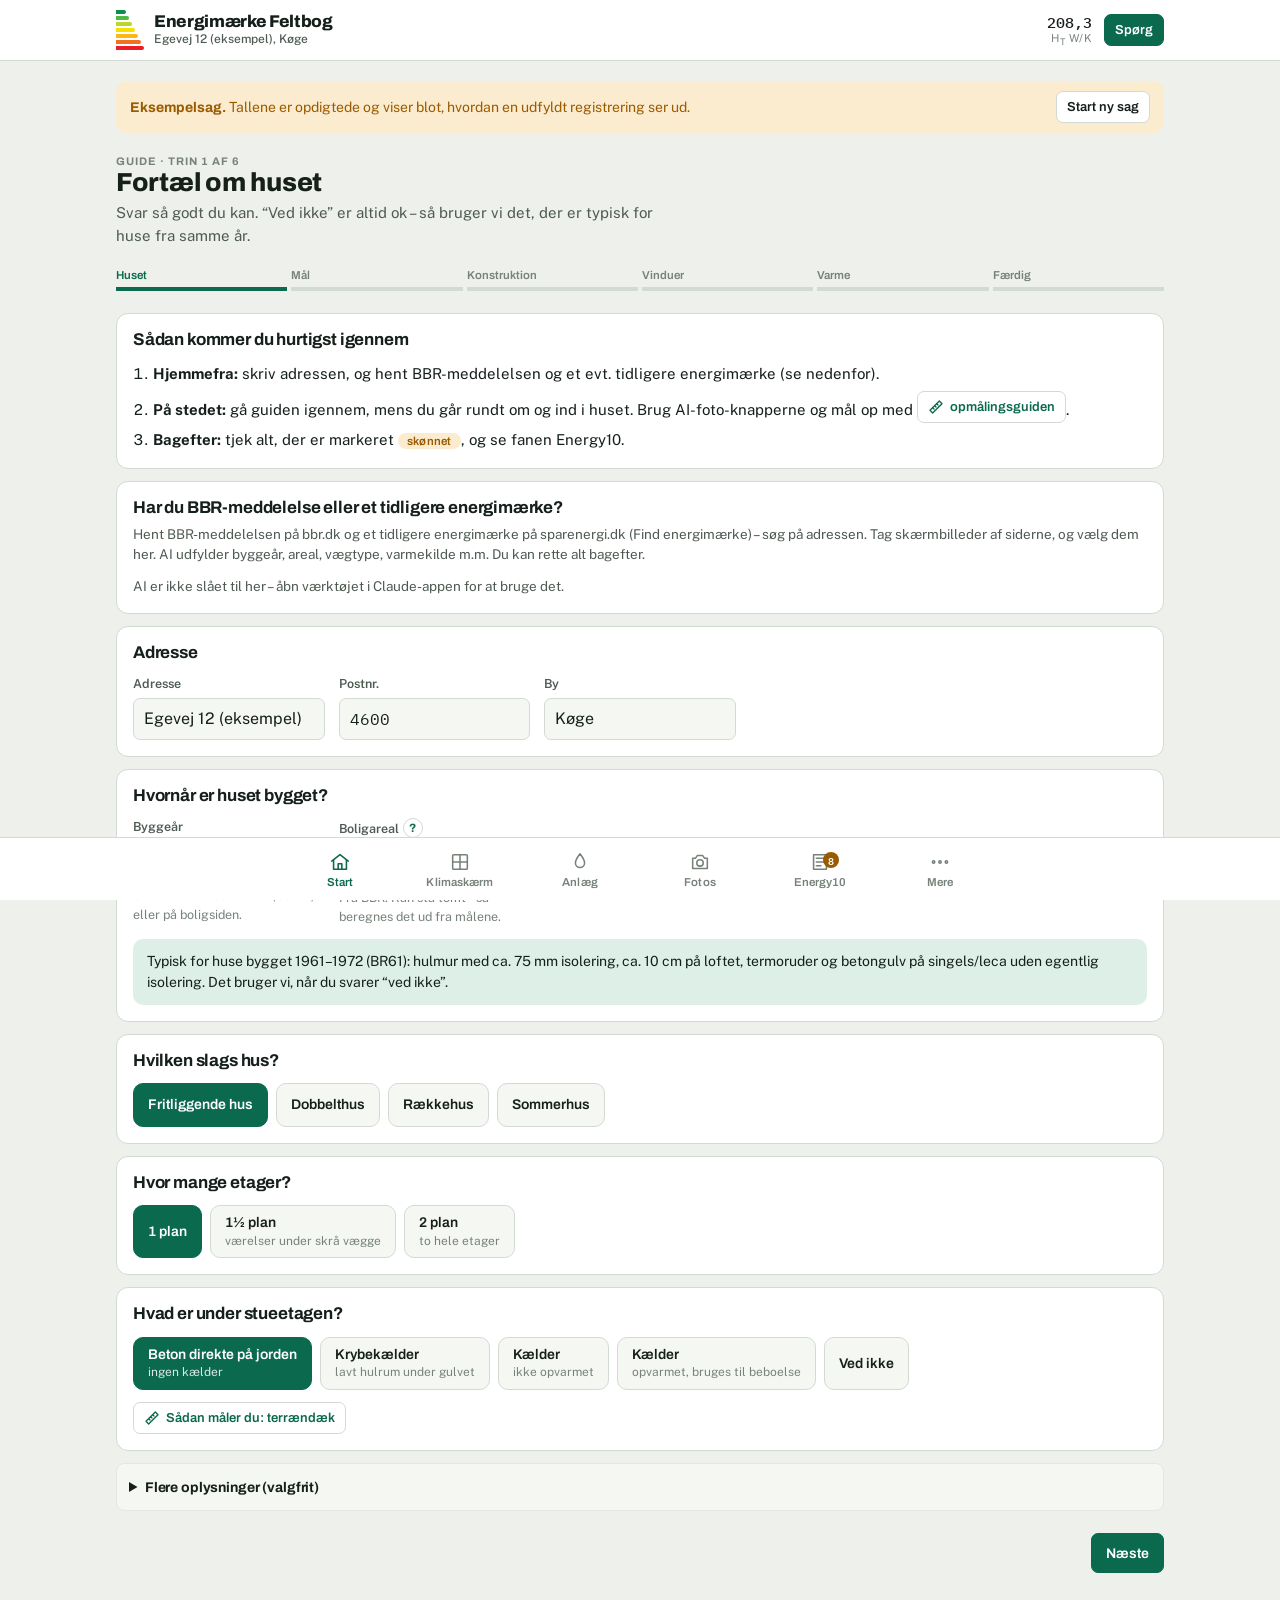
<file: energimaerke/index.html>
<!DOCTYPE html>
<html lang="da">
<head>
<meta charset="UTF-8">
<meta name="viewport" content="width=device-width, initial-scale=1.0, viewport-fit=cover">
<title>Energimærke Feltbog</title>
<link rel="preconnect" href="https://fonts.googleapis.com">
<link rel="preconnect" href="https://fonts.gstatic.com" crossorigin>
<link rel="stylesheet" href="https://fonts.googleapis.com/css2?family=Archivo:wght@500;600;700;800&family=Public+Sans:wght@400;500;600&family=IBM+Plex+Mono:wght@400;500&display=swap">
<style>
:root{
  --bg:#EDF0EB; --surface:#FFFFFF; --surface-2:#F5F7F3; --ink:#16201A; --ink-2:#4E5B52; --ink-3:#77837A;
  --line:#D2DAD3; --line-2:#E3E8E3;
  --accent:#0B6A4E; --accent-ink:#FFFFFF; --accent-soft:#DDEFE6;
  --warn:#9A5B00; --warn-soft:#FBEBCF; --bad:#B42318; --bad-soft:#FBE4E1; --ok:#1C7A3B; --ok-soft:#E0F2E5;
  --shadow:0 1px 2px rgba(22,32,26,.06),0 6px 18px rgba(22,32,26,.05);
  --f-display:"Archivo","Helvetica Neue",Arial,sans-serif;
  --f-body:"Public Sans",system-ui,-apple-system,"Segoe UI",sans-serif;
  --f-mono:"IBM Plex Mono",ui-monospace,SFMono-Regular,Menlo,monospace;
  --nav-h:62px;
}
@media (prefers-color-scheme: dark){
  :root:not([data-theme="light"]){
    color-scheme:dark;
    --bg:#0D1310; --surface:#151C18; --surface-2:#1B2420; --ink:#E3EAE5; --ink-2:#A2B0A6; --ink-3:#77857B;
    --line:#2C3832; --line-2:#222C27;
    --accent:#45C291; --accent-ink:#04120B; --accent-soft:#163A2C;
    --warn:#F2B650; --warn-soft:#3A2A0F; --bad:#FF8C7C; --bad-soft:#3E1915; --ok:#6BD58E; --ok-soft:#133321;
    --shadow:0 1px 2px rgba(0,0,0,.4);
  }
}
:root[data-theme="dark"]{
  color-scheme:dark;
  --bg:#0D1310; --surface:#151C18; --surface-2:#1B2420; --ink:#E3EAE5; --ink-2:#A2B0A6; --ink-3:#77857B;
  --line:#2C3832; --line-2:#222C27;
  --accent:#45C291; --accent-ink:#04120B; --accent-soft:#163A2C;
  --warn:#F2B650; --warn-soft:#3A2A0F; --bad:#FF8C7C; --bad-soft:#3E1915; --ok:#6BD58E; --ok-soft:#133321;
  --shadow:0 1px 2px rgba(0,0,0,.4);
}
*{box-sizing:border-box}
html,body{background:var(--bg)}
body{margin:0;color:var(--ink);font:15px/1.5 var(--f-body);-webkit-font-smoothing:antialiased;padding-bottom:calc(var(--nav-h) + env(safe-area-inset-bottom,0px) + 24px)}
h1,h2,h3,h4{font-family:var(--f-display);line-height:1.2;margin:0;text-wrap:balance;letter-spacing:-.01em}
button,input,select,textarea{font:inherit;color:inherit}
.mono,.num{font-family:var(--f-mono);font-variant-numeric:tabular-nums}
:focus-visible{outline:2px solid var(--accent);outline-offset:2px}

/* Header */
.top{position:sticky;top:env(safe-area-inset-top,0px);z-index:20;background:var(--surface);border-bottom:1px solid var(--line)}
.top-in{max-width:1080px;margin:0 auto;padding:10px 16px;display:flex;align-items:center;gap:12px}
.mark{display:flex;align-items:center;gap:10px;min-width:0}
.scale{display:grid;grid-template-rows:repeat(7,4px);gap:2px;flex:none}
.scale i{display:block;height:4px;border-radius:0 2px 2px 0}
.scale i:nth-child(1){width:10px;background:#0A8F4A}.scale i:nth-child(2){width:13px;background:#51B848}
.scale i:nth-child(3){width:16px;background:#BDD62E}.scale i:nth-child(4){width:19px;background:#F6E000}
.scale i:nth-child(5){width:22px;background:#FDB913}.scale i:nth-child(6){width:25px;background:#F37021}
.scale i:nth-child(7){width:28px;background:#ED1C24}
.mark h1{font-size:17px;font-weight:800;letter-spacing:-.02em;white-space:nowrap}
.mark small{display:block;font:500 12px/1.3 var(--f-body);color:var(--ink-2);white-space:nowrap;overflow:hidden;text-overflow:ellipsis;max-width:52vw}
.top .spacer{flex:1}
.ht-chip{display:flex;flex-direction:column;align-items:flex-end;line-height:1.15}
.ht-chip b{font:500 15px var(--f-mono)}
.ht-chip span{font-size:11px;color:var(--ink-3);letter-spacing:.04em;text-transform:uppercase}

/* Nav */
.nav{position:fixed;left:0;right:0;bottom:0;z-index:30;background:var(--surface);border-top:1px solid var(--line);padding-bottom:env(safe-area-inset-bottom,0px)}
.nav-in{max-width:720px;margin:0 auto;display:grid;grid-template-columns:repeat(6,1fr);height:var(--nav-h)}
.nav button{border:0;background:none;display:flex;flex-direction:column;align-items:center;justify-content:center;gap:3px;font:600 11.5px var(--f-display);color:var(--ink-3);cursor:pointer;letter-spacing:.01em}
.nav button svg{width:22px;height:22px;stroke:currentColor;fill:none;stroke-width:1.7;stroke-linecap:round;stroke-linejoin:round}
.nav button[aria-current="page"]{color:var(--accent)}
.nav .badge{position:absolute;margin:-18px 0 0 22px;min-width:16px;height:16px;border-radius:8px;background:var(--warn);color:var(--surface);font:600 10px/16px var(--f-mono);padding:0 4px}
.nav button{position:relative}

main{max-width:1080px;margin:0 auto;padding:20px 16px 0;display:flex;flex-direction:column;gap:22px}
.page-h{display:flex;flex-wrap:wrap;align-items:flex-end;justify-content:space-between;gap:10px}
.page-h h2{font-size:26px;font-weight:800}
.page-h p{margin:4px 0 0;color:var(--ink-2);max-width:62ch}
.eyebrow{font:700 11px var(--f-display);letter-spacing:.09em;text-transform:uppercase;color:var(--ink-3)}

section.block{display:flex;flex-direction:column;gap:12px}
.block-h{display:flex;align-items:center;justify-content:space-between;gap:10px;flex-wrap:wrap}
.block-h h3{font-size:18px;font-weight:700}
.panel{background:var(--surface);border:1px solid var(--line);border-radius:10px;padding:16px}
.grid{display:grid;grid-template-columns:repeat(auto-fill,minmax(180px,1fr));gap:12px 14px}
.grid.wide{grid-template-columns:repeat(auto-fill,minmax(240px,1fr))}
.f{display:flex;flex-direction:column;gap:4px;min-width:0}
.f > span{font-size:12.5px;font-weight:600;color:var(--ink-2)}
.f > span em{font-style:normal;font-weight:400;color:var(--ink-3)}
.f.full{grid-column:1/-1}
input[type=text],input[type=date],select,textarea{width:100%;min-height:42px;padding:8px 10px;border:1px solid var(--line);border-radius:7px;background:var(--surface-2);font-size:16px}
textarea{min-height:76px;resize:vertical}
input.num-in{font-family:var(--f-mono);font-variant-numeric:tabular-nums}
input:focus,select:focus,textarea:focus{border-color:var(--accent);outline:none;background:var(--surface)}
.hint{font-size:12.5px;color:var(--ink-3);margin:0}
.unit{position:relative}
.unit input{padding-right:52px}
.unit i{position:absolute;right:10px;top:50%;transform:translateY(-50%);font:normal 12px var(--f-mono);color:var(--ink-3);pointer-events:none}

.btn{display:inline-flex;align-items:center;justify-content:center;gap:6px;min-height:40px;padding:8px 14px;border-radius:7px;border:1px solid var(--line);background:var(--surface);font:600 14px var(--f-display);cursor:pointer;color:var(--ink);text-decoration:none;white-space:nowrap}
.btn:hover{border-color:var(--ink-3)}
.btn.pri{background:var(--accent);border-color:var(--accent);color:var(--accent-ink)}
.btn.ghost{background:none;border-color:transparent;color:var(--accent);padding-inline:8px}
.btn.danger{color:var(--bad)}
.btn.danger.armed{background:var(--bad);border-color:var(--bad);color:var(--surface)}
.btn.sm{min-height:32px;padding:4px 10px;font-size:13px}
.btn svg{width:16px;height:16px;stroke:currentColor;fill:none;stroke-width:2;stroke-linecap:round;stroke-linejoin:round}
.row{display:flex;flex-wrap:wrap;gap:8px;align-items:center}

/* List items */
.items{display:flex;flex-direction:column;gap:8px}
details.item{background:var(--surface);border:1px solid var(--line);border-radius:10px}
details.item[open]{box-shadow:var(--shadow)}
details.item > summary{list-style:none;cursor:pointer;display:grid;grid-template-columns:1fr auto;gap:2px 12px;align-items:center;padding:12px 14px}
details.item > summary::-webkit-details-marker{display:none}
.sum-t{font:600 15px var(--f-display);min-width:0;overflow:hidden;text-overflow:ellipsis;white-space:nowrap}
.sum-s{grid-column:1;font-size:12.5px;color:var(--ink-2);display:flex;gap:10px;flex-wrap:wrap}
.sum-v{grid-row:1/3;grid-column:2;text-align:right;font:500 14px var(--f-mono);line-height:1.3}
.sum-v small{display:block;font-size:11px;color:var(--ink-3)}
.item-body{border-top:1px solid var(--line-2);padding:14px;display:flex;flex-direction:column;gap:14px}
.item-foot{display:flex;flex-wrap:wrap;gap:8px;justify-content:space-between;align-items:center}
.calcline{display:flex;flex-wrap:wrap;gap:6px 16px;font-size:13px;color:var(--ink-2);background:var(--surface-2);border-radius:7px;padding:8px 10px}
.calcline b{font:500 13px var(--f-mono);color:var(--ink)}
.empty{padding:18px;border:1px dashed var(--line);border-radius:10px;color:var(--ink-2);text-align:center;font-size:14px}

.pill{display:inline-flex;align-items:center;gap:4px;padding:1px 8px;border-radius:999px;font:600 11.5px var(--f-display);letter-spacing:.02em;background:var(--surface-2);color:var(--ink-2);border:1px solid var(--line-2)}
.pill.ok{background:var(--ok-soft);color:var(--ok);border-color:transparent}
.pill.warn{background:var(--warn-soft);color:var(--warn);border-color:transparent}
.pill.bad{background:var(--bad-soft);color:var(--bad);border-color:transparent}
.pill.acc{background:var(--accent-soft);color:var(--accent);border-color:transparent}

.banner{display:flex;gap:12px;align-items:center;justify-content:space-between;flex-wrap:wrap;padding:10px 14px;border-radius:10px;background:var(--warn-soft);color:var(--warn);font-size:14px}
.banner b{font-family:var(--f-display)}

/* Stats */
.stats{display:grid;grid-template-columns:repeat(auto-fit,minmax(150px,1fr));gap:10px}
.stat{background:var(--surface);border:1px solid var(--line);border-radius:10px;padding:12px 14px}
.stat b{display:block;font:500 22px/1.2 var(--f-mono);letter-spacing:-.02em}
.stat span{font-size:12px;color:var(--ink-2)}

/* Layer calc */
.layers{display:flex;flex-direction:column;gap:6px}
.layer{display:grid;grid-template-columns:minmax(0,1.6fr) minmax(70px,.6fr) minmax(70px,.6fr) auto;gap:6px;align-items:center}
.layer input,.layer select{min-height:38px;font-size:15px}
.layer-h{font-size:11.5px;color:var(--ink-3);font-weight:600}
.sub{border:1px solid var(--line-2);border-radius:8px;padding:12px;display:flex;flex-direction:column;gap:10px;background:var(--surface-2)}
.sub h4{font-size:14px;font-weight:700}

/* Photos */
.cats{display:grid;grid-template-columns:repeat(auto-fill,minmax(300px,1fr));gap:12px}
.cat{background:var(--surface);border:1px solid var(--line);border-radius:10px;padding:14px;display:flex;flex-direction:column;gap:10px}
.cat-h{display:flex;justify-content:space-between;align-items:flex-start;gap:8px}
.cat-h h4{font-size:15px;font-weight:700}
.cat-h p{margin:2px 0 0;font-size:12.5px;color:var(--ink-3)}
.thumbs{display:grid;grid-template-columns:repeat(auto-fill,minmax(84px,1fr));gap:6px}
.thumb{position:relative;aspect-ratio:1;max-width:100%;border-radius:7px;overflow:hidden;background:var(--surface-2);border:1px solid var(--line-2);padding:0;cursor:pointer}
.thumb img{width:100%;height:100%;object-fit:cover;display:block}
.thumb .ai-dot{position:absolute;right:4px;top:4px;background:var(--accent);color:var(--accent-ink);font:700 9px/1 var(--f-display);padding:3px 5px;border-radius:4px;letter-spacing:.04em}
.filebtn{position:relative;overflow:hidden}
.filebtn input{position:absolute;inset:0;opacity:0;cursor:pointer;font-size:0}
.mini-photos{display:flex;gap:6px;flex-wrap:wrap;align-items:center}
.mini-photos .thumb{width:54px;height:54px;aspect-ratio:auto}

/* Photo sheet */
.sheet{position:fixed;inset:0;z-index:50;background:rgba(8,12,10,.55);display:flex;align-items:flex-end;justify-content:center}
.sheet-in{background:var(--surface);width:100%;max-width:760px;max-height:92vh;overflow:auto;border-radius:14px 14px 0 0;padding:16px 16px calc(16px + env(safe-area-inset-bottom,0px));display:flex;flex-direction:column;gap:14px}
@media (min-width:760px){.sheet{align-items:center}.sheet-in{border-radius:14px;max-height:88vh}}
.sheet-img{width:100%;max-height:48vh;object-fit:contain;background:var(--surface-2);border-radius:8px}
.ai-box{border:1px solid var(--accent-soft);background:var(--surface-2);border-radius:8px;padding:12px;display:flex;flex-direction:column;gap:10px}
.ai-box p{margin:0}
.prop{display:grid;grid-template-columns:1fr auto;gap:4px 10px;align-items:center;padding:8px 0;border-top:1px solid var(--line-2)}
.prop:first-of-type{border-top:0}
.prop .k{font-size:12.5px;color:var(--ink-2)}
.prop .v{font:500 14px var(--f-mono)}
.prop .why{grid-column:1/-1;font-size:12.5px;color:var(--ink-3)}

/* Tables */
.tbl-wrap{overflow-x:auto;border:1px solid var(--line);border-radius:10px;background:var(--surface)}
table{border-collapse:collapse;width:100%;font-size:13.5px}
th,td{padding:8px 10px;text-align:left;border-bottom:1px solid var(--line-2);white-space:nowrap;vertical-align:top}
th{font:700 11px var(--f-display);letter-spacing:.06em;text-transform:uppercase;color:var(--ink-3);background:var(--surface-2)}
td.n,th.n{text-align:right;font-family:var(--f-mono);font-variant-numeric:tabular-nums}
tr:last-child td{border-bottom:0}
tfoot td{font-weight:600;background:var(--surface-2)}
.kv{display:grid;grid-template-columns:minmax(150px,auto) 1fr;border:1px solid var(--line);border-radius:10px;background:var(--surface);overflow:hidden}
.kv div{padding:7px 12px;border-bottom:1px solid var(--line-2);font-size:14px;min-width:0;overflow-wrap:anywhere}
.kv div:nth-child(odd){color:var(--ink-2);background:var(--surface-2);font-size:13px}
.kv div:nth-last-child(-n+2){border-bottom:0}
.kv .v{font-family:var(--f-mono);font-size:13.5px}
.checks{display:flex;flex-direction:column;gap:6px;margin:0;padding:0;list-style:none}
.checks li{display:flex;gap:10px;align-items:flex-start;font-size:14px;padding:8px 12px;border-radius:8px;background:var(--surface);border:1px solid var(--line)}
.checks li .pill{flex:none;margin-top:1px}
.sugg{display:grid;grid-template-columns:repeat(auto-fill,minmax(260px,1fr));gap:10px}
.sugg .panel{display:flex;flex-direction:column;gap:6px}
.sugg h4{font-size:15px}
.sugg p{margin:0;font-size:13.5px;color:var(--ink-2)}
.cases{display:flex;flex-direction:column;gap:6px}
.case{display:flex;justify-content:space-between;align-items:center;gap:10px;padding:10px 12px;border:1px solid var(--line);border-radius:8px;background:var(--surface)}
.case.cur{border-color:var(--accent);box-shadow:inset 3px 0 0 var(--accent)}
.case b{font-family:var(--f-display)}
.case small{display:block;color:var(--ink-3)}

.toast{position:fixed;left:50%;bottom:calc(var(--nav-h) + env(safe-area-inset-bottom,0px) + 14px);transform:translateX(-50%);background:var(--ink);color:var(--bg);padding:10px 16px;border-radius:8px;font-size:14px;z-index:60;max-width:calc(100% - 32px);box-shadow:var(--shadow)}
@media (prefers-reduced-motion:no-preference){
  details.item[open] .item-body{animation:fade .16s ease-out}
  @keyframes fade{from{opacity:.4;transform:translateY(-3px)}to{opacity:1;transform:none}}
}
/* Opmåling */
.maal-btn{color:var(--accent)}
.sheet-in > *{flex-shrink:0}
.maal-chips{flex-wrap:nowrap;overflow-x:auto;padding-bottom:4px}
.maal-chips .chip{white-space:nowrap;min-height:36px;padding:6px 12px}
.maal-t{font-size:19px}
.fig{margin:0;display:flex;flex-direction:column;gap:6px;background:var(--surface-2);border-radius:10px;padding:12px}
.fig svg{width:100%;max-width:520px;height:auto;align-self:center;color:var(--ink)}
.fig figcaption{font-size:13px;color:var(--ink-2)}
.d-l{stroke:currentColor;fill:none;stroke-width:1.5}
.d-w{fill:var(--surface);stroke:currentColor;stroke-width:1.2}
.d-ins{fill:var(--warn-soft);stroke:var(--warn);stroke-width:1}
.d-a{stroke:var(--accent);stroke-width:2.5;fill:none}
.d-af{fill:var(--accent)}
.d-hl{fill:var(--accent-soft);stroke:var(--accent);stroke-width:2}
.d-g{stroke:currentColor;stroke-dasharray:3 3;stroke-width:1;opacity:.6}
.d-glass{fill:var(--accent-soft);stroke:currentColor;stroke-width:.8}
text.d-t{fill:currentColor;font:11px var(--f-body);opacity:.8}
text.d-ta{fill:var(--accent);font:600 11.5px var(--f-display)}
text.d-h{fill:currentColor;font:700 12px var(--f-display)}
.maal-trin{margin:0;padding-left:22px;display:flex;flex-direction:column;gap:8px;font-size:14.5px}
.maal-fejl{margin:0;padding-left:20px;font-size:13.5px;color:var(--ink-2);display:flex;flex-direction:column;gap:4px}
/* Guide */
.wrows{display:flex;flex-direction:column;gap:10px}
.wrow{display:flex;flex-direction:column;gap:6px;padding:10px;border:1px solid var(--line-2);border-radius:8px;background:var(--surface-2)}
.wrow-h{display:flex;gap:6px;align-items:center}
.wrow-h select{flex:1}
.wrow-m{display:grid;grid-template-columns:1fr 1fr .8fr;gap:6px}
.wrow-m .unit input{padding-right:36px}
.steps{display:grid;grid-template-columns:repeat(6,1fr);gap:4px}
.steps button{border:0;background:none;padding:0 0 6px;font:600 11.5px var(--f-display);color:var(--ink-3);border-bottom:4px solid var(--line);cursor:pointer;text-align:left;overflow:hidden;text-overflow:ellipsis;white-space:nowrap}
.steps button.done{color:var(--ink-2);border-color:var(--accent-soft)}
.steps button.on{color:var(--accent);border-color:var(--accent)}
.qs{display:flex;flex-direction:column;gap:12px}
.qcard{background:var(--surface);border:1px solid var(--line);border-radius:12px;padding:16px;display:flex;flex-direction:column;gap:12px}
.qcard h3{font-size:17px;font-weight:700;display:flex;gap:8px;align-items:center;flex-wrap:wrap}
.qcard h4{font-size:13px;font-weight:700;letter-spacing:.06em;text-transform:uppercase;color:var(--ink-3)}
.qcard > .hint{margin-top:-6px;font-size:13.5px;color:var(--ink-2)}
.chips{display:flex;flex-wrap:wrap;gap:8px}
.chip{min-height:44px;padding:8px 14px;border-radius:10px;border:1px solid var(--line);background:var(--surface-2);font:600 14px/1.25 var(--f-display);cursor:pointer;text-align:left;color:var(--ink)}
.chip small{display:block;font:400 12px/1.3 var(--f-body);color:var(--ink-3);margin-top:2px}
.chip:hover{border-color:var(--ink-3)}
.chip[aria-pressed="true"]{background:var(--accent);border-color:var(--accent);color:var(--accent-ink)}
.chip[aria-pressed="true"] small{color:inherit;opacity:.85}
.era{background:var(--accent-soft);border-radius:10px;padding:12px 14px;font-size:14px;line-height:1.5}
.era:empty{display:none}
.plan{margin:6px 0 0;padding-left:18px;display:flex;flex-direction:column;gap:4px;font-size:13.5px}
.next{margin:0;padding-left:20px;display:flex;flex-direction:column;gap:6px}
.counters{display:flex;flex-direction:column;gap:6px}
.counter{display:grid;grid-template-columns:1fr 44px 32px 44px;align-items:center;gap:6px}
.counter span b{font-family:var(--f-display);font-size:14.5px}
.counter span small{display:block;font-size:12px;color:var(--ink-3)}
.counter .btn{min-height:44px;padding:0;font-size:20px}
.counter > b{text-align:center;font-size:17px}
.ai-row{display:flex;flex-direction:column;gap:6px;align-items:flex-start}
.ai-note{margin:0;font-size:13.5px;background:var(--surface-2);border-left:3px solid var(--accent);padding:8px 10px;border-radius:0 6px 6px 0}
.ai-note.err{border-color:var(--bad);color:var(--bad)}
.btn.busy{opacity:.7;pointer-events:none}
.q{width:20px;height:20px;border-radius:50%;border:1px solid var(--line);background:var(--surface);color:var(--accent);font:700 12px/1 var(--f-display);cursor:pointer;padding:0;margin-left:4px;vertical-align:1px}
.help-t{margin:0;background:var(--accent-soft);color:var(--ink);padding:8px 10px;border-radius:6px;font-size:13px}
.hdr-ask{min-height:36px;padding:6px 12px}
.chat .msgs{display:flex;flex-direction:column;gap:8px;max-height:48vh;overflow:auto}
.msg{padding:9px 12px;border-radius:10px;font-size:14.5px;white-space:pre-wrap;max-width:88%}
.msg.me{align-self:flex-end;background:var(--accent);color:var(--accent-ink)}
.msg.ai{align-self:flex-start;background:var(--surface-2);border:1px solid var(--line-2)}
.chat-in{display:flex;gap:8px;align-items:flex-end}
.chat-in textarea{min-height:48px}
.smart{display:flex;flex-wrap:wrap;gap:12px;align-items:center;justify-content:space-between;background:var(--surface);border:1px solid var(--line);border-radius:12px;padding:14px 16px}
.smart p{margin:0;font-size:13.5px;color:var(--ink-2);max-width:52ch}
</style>
</head>
<body>
<header class="top"><div class="top-in">
  <div class="mark">
    <div class="scale" aria-hidden="true"><i></i><i></i><i></i><i></i><i></i><i></i><i></i></div>
    <div><h1>Energimærke Feltbog</h1><small id="hdrCase">–</small></div>
  </div>
  <div class="spacer"></div>
  <div class="ht-chip" title="Samlet varmetab for klimaskærmen"><b id="hdrHT">–</b><span>H<sub>T</sub> W/K</span></div>
  <button type="button" class="btn sm pri hdr-ask" data-act="chat-open">Spørg</button>
</div></header>

<main id="main"></main>

<nav class="nav" aria-label="Sektioner"><div class="nav-in" id="nav"></div></nav>
<div id="sheet"></div>

<script>
"use strict";
/* ============ Hjælpere ============ */
const $=(s,el=document)=>el.querySelector(s);
const $$=(s,el=document)=>[...el.querySelectorAll(s)];
const uid=()=>Math.random().toString(36).slice(2,9);
const num=v=>{if(v===''||v==null)return NaN;return parseFloat(String(v).replace(/\s/g,'').replace(',','.'));};
const fmt=(n,d=2)=>Number.isFinite(n)?n.toLocaleString('da-DK',{minimumFractionDigits:d,maximumFractionDigits:d}):'–';
const esc=s=>String(s??'').replace(/[&<>"]/g,c=>({'&':'&amp;','<':'&lt;','>':'&gt;','"':'&quot;'}[c]));
const today=()=>new Date().toISOString().slice(0,10);
const GRADDAGE=2906; // graddage, dansk normalår (vejledende)

/* ============ Opslagsdata (vejledende) ============ */
const FLADE_TYPER={
  ydervaeg:{navn:'Ydervæg',b:1,rsi:.13,rse:.04},
  loft:{navn:'Loft mod uopvarmet tagrum',b:1,rsi:.10,rse:.10},
  skraavaeg:{navn:'Skråvæg / tag i tagetage',b:1,rsi:.10,rse:.04},
  skunk:{navn:'Skunkvæg',b:1,rsi:.13,rse:.13},
  fladt:{navn:'Fladt tag',b:1,rsi:.10,rse:.04},
  terraen:{navn:'Terrændæk',b:.7,rsi:.17,rse:0},
  kaelderv:{navn:'Kælderydervæg mod jord',b:.7,rsi:.13,rse:0},
  kaelderg:{navn:'Kældergulv',b:.7,rsi:.17,rse:0},
  etage_kaelder:{navn:'Etageadskillelse mod uopvarmet kælder',b:.7,rsi:.17,rse:.17},
  vaeg_uopv:{navn:'Væg mod uopvarmet rum',b:.7,rsi:.13,rse:.13},
  gulv_ude:{navn:'Gulv mod det fri',b:1,rsi:.17,rse:.04},
};
const LIB={
  ydervaeg:[['mas23','Massiv mur ½–1 sten (11–23 cm), uisoleret',2.0],['mas36','Massiv mur 1½ sten (36 cm), uisoleret',1.5],['hul_uiso','Hulmur ca. 30 cm, uisoleret (ca. 1920–60)',1.4],['hul_efter','Hulmur, efterisoleret med granulat',.55],['hul75','Hulmur m. 75 mm isolering (ca. 1961–72)',.5],['hul100','Hulmur m. 100 mm isolering (ca. 1972–79)',.4],['hul125','Hulmur m. 125 mm isolering (ca. 1979–98)',.3],['hul150','Hulmur m. 150 mm isolering (ca. 1998–2008)',.25],['hul190','Hulmur m. 190 mm+ isolering (ca. 2008–)',.18],['letbeton30','Letbeton 30 cm, uisoleret',.6],['letbeton_iso','Letbeton m. 100 mm isolering',.25],['bindings','Bindingsværk 12 cm',1.9],['trae100','Træskeletvæg, 100 mm isolering',.4],['trae150','Træskeletvæg, 150 mm isolering',.28],['trae200','Træskeletvæg, 200 mm isolering',.2],['sandwich','Betonsandwich, 100 mm isolering',.4]],
  loft:[['uiso','Bjælkelag uden isolering (evt. lerindskud)',.9],['i50','Bjælkelag, 50 mm isolering',.6],['i100','Bjælkelag, 100 mm isolering',.36],['i150','Bjælkelag, 150 mm isolering',.26],['i200','Bjælkelag, 200 mm isolering',.2],['i250','Bjælkelag, 250 mm isolering',.16],['i300','Bjælkelag, 300 mm isolering',.13],['i400','Bjælkelag, 400 mm isolering',.1]],
  skraavaeg:[['uiso','Uden isolering',1.0],['i50','50 mm isolering',.65],['i100','100 mm isolering',.4],['i150','150 mm isolering',.28],['i200','200 mm isolering',.21],['i300','300 mm isolering',.14]],
  skunk:[['uiso','Uden isolering',1.0],['i50','50 mm isolering',.65],['i100','100 mm isolering',.4],['i150','150 mm isolering',.28],['i200','200 mm isolering',.21]],
  fladt:[['uiso','Uisoleret',1.5],['i50','50 mm isolering',.65],['i100','100 mm isolering',.35],['i200','200 mm isolering',.18],['i300','300 mm isolering',.12]],
  terraen:[['uiso','Beton uden isolering',.7],['kap','Beton på kapillarbrydende lag, uden isolering',.5],['i50','50 mm isolering',.4],['i100','100 mm isolering',.28],['i150','150 mm isolering',.2],['i250','250 mm+ isolering',.12]],
  kaelderv:[['uiso','Beton/tegl mod jord, uisoleret',.9],['i50','50 mm isolering',.45],['i100','100 mm isolering',.3]],
  kaelderg:[['uiso','Beton uden isolering',.5],['i50','50 mm isolering',.35],['i100','100 mm isolering',.25]],
  etage_kaelder:[['bj_uiso','Træbjælkelag, uisoleret',.8],['bet_uiso','Betondæk, uisoleret',1.3],['i50','Isoleret 50 mm',.5],['i100','Isoleret 100 mm',.3]],
  vaeg_uopv:[['mur_uiso','Murværk 23 cm, uisoleret',1.8],['let_uiso','Let skillevæg, uisoleret',1.5],['i100','Isoleret 100 mm',.35]],
  gulv_ude:[['uiso','Bjælkelag, uisoleret',.9],['i100','Isoleret 100 mm',.35],['i200','Isoleret 200 mm',.18]],
};
const MATERIALER=[['tegl','Tegl / murværk',.7],['beton','Beton',2.0],['letbeton','Letbeton',.18],['letklinker','Letklinker (løse)',.1],['mu37','Mineraluld klasse 37',.037],['mu34','Mineraluld klasse 34',.034],['granulat','Hulmursgranulat',.042],['papiruld','Papiruld',.04],['eps','EPS / flamingo',.037],['pir','PIR / PUR',.022],['trae','Træ (fyr/gran)',.12],['gips','Gipsplade',.25],['puds','Kalkpuds',.8],['ler','Lerindskud',.5],['luft','Uventileret luftlag (R=0,18)',null],['egen','Egen λ-værdi',null]];
const RUDER={
  '1lag':{navn:'1-lags glas',Uw:4.3,g:.85,Ff:.7},
  '1lag_forsats':{navn:'1-lag + forsatsramme',Uw:2.5,g:.75,Ff:.65},
  '2lag_termo':{navn:'2-lags termorude (før ca. 1995)',Uw:2.8,g:.76,Ff:.7},
  '2lag_energi':{navn:'2-lags energirude (ca. 1995–2010)',Uw:1.8,g:.63,Ff:.7},
  '2lag_energi_ny':{navn:'2-lags energirude, varm kant (2010–)',Uw:1.4,g:.6,Ff:.7},
  '3lag':{navn:'3-lags energirude',Uw:.9,g:.5,Ff:.7},
  'ovenlys':{navn:'Ovenlys / tagvindue, 2-lag energi',Uw:1.5,g:.55,Ff:.7},
  'doer_gl':{navn:'Dør, ældre uden glas',Uw:2.5,g:0,Ff:0},
  'doer_glas':{navn:'Dør med glasparti',Uw:2.0,g:.5,Ff:.3},
  'doer_ny':{navn:'Dør, nyere isoleret',Uw:1.2,g:0,Ff:0},
  'egen':{navn:'Egne værdier',Uw:'',g:'',Ff:''},
};
const ORIENT=[['N',0],['NØ',45],['Ø',90],['SØ',135],['S',180],['SV',225],['V',270],['NV',315],['Vandret',null]];
const LINJETAB=[['fund_uiso','Fundament, uisoleret (massiv beton/tegl)',.4],['fund_let','Fundament, letklinker / let isoleret',.25],['fund_iso','Fundament, isoleret (ca. 1980–2006)',.15],['fund_ny','Fundament, nyere lavenergi',.1],['fals_uiso','Vindues-/dørfals, uisoleret',.06],['fals_iso','Vindues-/dørfals, isoleret',.03],['fals_ny','Vindue i isoleringsplan, moderne',.01],['egen','Andet / egen værdi','']];
const KILDER={fjernvarme:'Fjernvarme',gas_kond:'Naturgaskedel, kondenserende',gas:'Naturgaskedel, ikke-kondenserende',olie:'Oliekedel',pille:'Træpillefyr / biokedel',vp_lv:'Varmepumpe luft/vand',vp_jord:'Varmepumpe jord/vand',el:'Elradiatorer / direkte el',andet:'Andet'};
const VENT={naturlig:'Naturlig ventilation',udsug:'Mekanisk udsugning',balanceret:'Balanceret m. varmegenvinding'};
const ANVENDELSE={'120':'120 Fritliggende enfamiliehus','121':'121 Sammenbygget enfamiliehus','122':'122 Enfamiliehus i tæt-lav bebyggelse','131':'131 Række-, kæde- og klyngehus','132':'132 Dobbelthus','140':'140 Etagebolig','510':'510 Sommerhus','andet':'Andet'};
const FOTO_KAT={
  facade:{navn:'Facader',tip:'Alle sider af huset, så orientering og vinduer kan ses.',min:4,elem:'flader'},
  vindue:{navn:'Vinduer og døre',tip:'Tæt på ruden: afstandsliste, stempel/årstal, ramme.',min:2,elem:'vinduer'},
  loft:{navn:'Loft og tag',tip:'Isoleringstykkelse med tommestok i billedet.',min:1,elem:'flader'},
  gulv:{navn:'Gulv, kælder, krybekælder',tip:'Konstruktion og evt. isolering.',min:1,elem:'flader'},
  varme:{navn:'Varmekilde + typeskilt',tip:'Hele anlægget og et skarpt billede af typeskiltet.',min:2},
  vvb:{navn:'Varmtvandsbeholder',tip:'Typeskilt med volumen og årstal.',min:1},
  fordeling:{navn:'Rør, pumpe, radiatorer',tip:'Cirkulationspumpe, termostater, uisolerede rør.',min:1},
  vent:{navn:'Ventilation',tip:'Anlæg + typeskilt, emhætte, udsugning i bad.',min:1},
  sol:{navn:'Solceller / solvarme',tip:'Paneler og inverterens typeskilt.',min:0},
  andet:{navn:'Andet',tip:'Tegninger, BBR, fejl og mangler.',min:0},
};

const DIRNAVN={N:'Nord',NØ:'Nordøst',Ø:'Øst',SØ:'Sydøst',S:'Syd',SV:'Sydvest',V:'Vest',NV:'Nordvest'};
const VSTR={lille:{navn:'Lille vindue',maal:'ca. 60 × 60 cm',b:.6,h:.6},normal:{navn:'Normalt vindue',maal:'ca. 100 × 120 cm',b:1.0,h:1.2},stort:{navn:'Stort vindue',maal:'ca. 180 × 130 cm',b:1.8,h:1.3},terrasse:{navn:'Terrassedør',maal:'ca. 90 × 210 cm, med glas',b:.9,h:2.1},doer:{navn:'Hoveddør',maal:'ca. 100 × 210 cm',b:1.0,h:2.1}};
const VTYPE={vindue:'Vindue',terrasse:'Terrassedør / glasdør',doer:'Dør'};
// Typisk byggeskik pr. periode (vejledende – kontrollér altid)
const ERAS=[
  {til:1930,navn:'før 1931',tekst:'massive murstensvægge uden isolering, lidt eller ingen isolering på loftet, 1-lags vinduer (ofte med forsatsruder) og trægulv over krybekælder eller uisoleret beton.',vaeg:{tegl:'mas36',letbeton:'letbeton30',trae:'trae100',bindings:'bindings',beton:'sandwich'},loft:'uiso',gulv:'uiso',rude:'1lag_forsats',fund:'fund_uiso',fals:'fals_uiso'},
  {til:1960,navn:'1931–1960',tekst:'hulmur uden isolering (ofte isoleret senere med granulat), ca. 5 cm isolering på loftet, 1-lags vinduer med forsats og uisoleret gulv.',vaeg:{tegl:'hul_uiso',letbeton:'letbeton30',trae:'trae100',bindings:'bindings',beton:'sandwich'},loft:'i50',gulv:'uiso',rude:'1lag_forsats',fund:'fund_uiso',fals:'fals_uiso'},
  {til:1972,navn:'1961–1972 (BR61)',tekst:'hulmur med ca. 75 mm isolering, ca. 10 cm på loftet, termoruder og betongulv på singels/leca uden egentlig isolering.',vaeg:{tegl:'hul75',letbeton:'letbeton30',trae:'trae100',bindings:'bindings',beton:'sandwich'},loft:'i100',gulv:'kap',rude:'2lag_termo',fund:'fund_uiso',fals:'fals_uiso'},
  {til:1978,navn:'1973–1978 (BR72)',tekst:'hulmur med ca. 100 mm isolering, ca. 15 cm på loftet, termoruder og ca. 5 cm isolering under gulvet.',vaeg:{tegl:'hul100',letbeton:'letbeton_iso',trae:'trae100',bindings:'bindings',beton:'sandwich'},loft:'i150',gulv:'i50',rude:'2lag_termo',fund:'fund_let',fals:'fals_uiso'},
  {til:1998,navn:'1979–1998 (BR77–BR95)',tekst:'hulmur med ca. 125 mm isolering, ca. 20 cm på loftet, termoruder (energiruder fra midt i 90’erne) og ca. 10 cm under gulvet.',vaeg:{tegl:'hul125',letbeton:'letbeton_iso',trae:'trae150',bindings:'bindings',beton:'sandwich'},loft:'i200',gulv:'i100',rude:'2lag_termo',fund:'fund_iso',fals:'fals_iso'},
  {til:2007,navn:'1999–2007 (BR95/BR98)',tekst:'ca. 150 mm isolering i væggene, ca. 25 cm på loftet, 2-lags energiruder og ca. 15 cm under gulvet.',vaeg:{tegl:'hul150',letbeton:'letbeton_iso',trae:'trae200',bindings:'bindings',beton:'sandwich'},loft:'i250',gulv:'i150',rude:'2lag_energi',fund:'fund_iso',fals:'fals_iso'},
  {til:2014,navn:'2008–2014 (BR08/BR10)',tekst:'190 mm eller mere i væggene, ca. 30 cm på loftet, energiruder med varm kant og ca. 25 cm under gulvet.',vaeg:{tegl:'hul190',letbeton:'letbeton_iso',trae:'trae200',bindings:'bindings',beton:'sandwich'},loft:'i300',gulv:'i250',rude:'2lag_energi_ny',fund:'fund_ny',fals:'fals_ny'},
  {til:9999,navn:'2015 og senere (BR15/BR18)',tekst:'meget velisoleret: 190 mm eller mere i væggene, ca. 40 cm på loftet og 3-lags ruder.',vaeg:{tegl:'hul190',letbeton:'letbeton_iso',trae:'trae200',bindings:'bindings',beton:'sandwich'},loft:'i400',gulv:'i250',rude:'3lag',fund:'fund_ny',fals:'fals_ny'},
];
const HJAELP={
  U:'U-værdi: hvor meget varme der slipper ud gennem 1 m². Lavt tal = godt isoleret. Uisoleret mur ca. 1,5 – nyt hus ca. 0,15.',
  b:'b-faktor: hvor koldt der er på den anden side. 1,0 = udeluft. 0,7 = jord eller et uopvarmet rum (kælder, garage), hvor der er lidt lunere.',
  g:'g-værdi: hvor meget solvarme ruden lukker ind (0–1). Ældre ruder ca. 0,75, nye 3-lags ca. 0,5. Dør uden glas = 0.',
  Ff:'Glasandel: hvor stor en del af vinduet der er glas (resten er karm og ramme). Typisk 0,7. Dør uden glas = 0.',
  psi:'Linjetab (ψ): varmetab langs samlinger – fx hvor væggen møder fundamentet, eller rundt om vinduer. Regnes pr. meter. Fundamentets længde er normalt husets omkreds.',
  horisont:'Hvor højt naboer, træer og bakker skygger, målt i grader over vandret. Åbent land ca. 5–10°, parcelhuskvarter ca. 10–20°.',
  udhaeng:'Skygge fra tagudhæng eller altan lige over vinduet, i grader. Et almindeligt tagudhæng giver ca. 0–15°.',
  side:'Skygge fra siden, fx en udbygning, karnap eller carport ved siden af vinduet. Oftest 0.',
  varmekapacitet:'Hvor meget varme huset kan “gemme”. Murstens- og betonhuse = middel, træhuse = let.',
  eta:'Virkningsgrad: hvor stor en del af brændslet der bliver til varme. Står på typeskiltet eller i databladet. Kondenserende kedler kan ligge over 100 % ved dellast.',
  tomgang:'Tomgangstab: det kedlen taber, når den står varm uden at levere varme. Typisk 0,5–1 % for nyere kedler.',
  scop:'SCOP: hvor mange kWh varme varmepumpen giver pr. kWh el over et helt år. Typisk 3–4,5.',
  qm:'Luftskifte: hvor meget luft anlægget skifter, i liter pr. sekund pr. m² gulv. Boliger typisk 0,3.',
  sel:'SEL: hvor meget strøm ventilatorerne bruger pr. m³ luft. Nyere anlæg ca. 0,8–1,2.',
  qinf:'Infiltration: luft der siver ind gennem sprækker og utætheder. Standard for eksisterende huse: 0,13.',
  vgv:'Varmegenvinding: hvor meget varme anlægget henter tilbage fra den luft, der suges ud. Nyere anlæg 75–90 %.',
  areal:'Opvarmet etageareal: står i BBR som boligareal. Opvarmet kælder og udnyttet tagetage tæller med.',
  vvbtab:'Varmetab fra beholderen – står i databladet. Typisk 1–2 W/K. Lad det stå tomt, hvis du ikke kender det.',
  qn:'Luft der skiftes via vinduer og ventiler, når der ikke er mekanisk ventilation. Standard 0,3.',
};

/* ============ Tilstand ============ */
const LS='em10.feltbog.v1', LS_KEY='em10.feltbog.apikey', LS_MODEL='em10.feltbog.model';
let state=null, openSet=new Set(), armed=null, sheetPhoto=null;
const lsGet=k=>{try{return localStorage.getItem(k)}catch(e){return null}};
const lsSet=(k,v)=>{try{localStorage.setItem(k,v);return true}catch(e){return false}};

function blankCase(){
  return {id:uid(),created:today(),updated:Date.now(),example:false,
    bygning:{adresse:'',postnr:'',by:'',ejendomsnr:'',matrikel:'',anvendelse:'120',opfoert:'',ombygget:'',areal:'',arealKaelder:'',etager:'1',rumhoejde:'2,5',varmekapacitet:'120',besigtigelse:today(),ejer:'',noter:''},
    flader:[],vinduer:[],linjetab:[],
    varme:{kilde:'',fabrikat:'',model:'',aar:'',effekt:'',eta100:'',eta30:'',tomgang:'',scop:'',placering:'opvarmet',veksler:'',styring:'',suppl:'',supplNote:''},
    fordeling:{system:'2-strengs radiatorer',fremloeb:'70',retur:'40',termostater:'ja',pumpe:'',pumpeW:'',pumpeStyring:'automatisk',roerL:'',roerIso:''},
    vand:{kilde:'samme',fabrikat:'',aar:'',volumen:'',isolering:'',varmetab:'',temp:'55',forbrug:'250',cirk:'nej',cirkL:'',cirkW:''},
    vent:{type:'naturlig',qn:'0,3',qm:'',vgv:'',sel:'',qinf:'0,13',fabrikat:'',aar:''},
    sol:{pv_kwp:'',pv_areal:'',pv_orient:'S',pv_haeld:'30',pv_aar:'',st_areal:'',st_orient:'S',st_haeld:'45'},
    fotos:[]};
}
function exampleCase(){
  const c=blankCase(); c.example=true;
  Object.assign(c.bygning,{adresse:'Egevej 12 (eksempel)',postnr:'4600',by:'Køge',ejendomsnr:'259-012345',matrikel:'14ab',anvendelse:'120',opfoert:'1968',areal:'142',etager:'1',rumhoejde:'2,5',ejer:'Eksempel',noter:'Eksempelsag – viser hvordan en udfyldt registrering ser ud.'});
  const f=(navn,type,preset,o)=>{const L=LIB[type].find(x=>x[0]===preset);return Object.assign({id:uid(),navn,type,preset,konstr:L[1],U:String(L[2]).replace('.',','),b:String(FLADE_TYPER[type].b).replace('.',','),mode:'lxh',l:'',h:'',areal:'',orient:'',lag:[],noter:''},o);};
  const n=f('Ydervæg nord','ydervaeg','hul75',{l:'14,2',h:'2,6',orient:'N'}),
        s=f('Ydervæg syd','ydervaeg','hul75',{l:'14,2',h:'2,6',orient:'S'}),
        o=f('Ydervæg øst','ydervaeg','hul75',{l:'10,0',h:'2,6',orient:'Ø'}),
        v=f('Ydervæg vest','ydervaeg','hul75',{l:'10,0',h:'2,6',orient:'V'});
  c.flader=[n,s,o,v,f('Loft mod tagrum','loft','i100',{mode:'areal',areal:'142'}),f('Terrændæk','terraen','kap',{mode:'areal',areal:'142'})];
  const w=(navn,flade,orient,antal,b,h,rude)=>{const R=RUDER[rude];return {id:uid(),navn,flade,orient,haeld:'90',antal,b,h,rude,Uw:String(R.Uw).replace('.',','),g:String(R.g).replace('.',','),Ff:String(R.Ff).replace('.',','),horisont:'10',udhaeng:'0',venstre:'0',hoejre:'0',ramme:'Træ',aar:'',noter:''};};
  c.vinduer=[w('Stue','{s}','S','2','1,2','1,2','2lag_termo'),w('Terrassedør','{s}','S','1','0,9','2,1','2lag_termo'),w('Køkken','{n}','N','1','1,0','1,1','2lag_energi'),w('Værelser','{o}','Ø','2','1,0','1,2','2lag_termo'),w('Bad','{v}','V','1','0,6','0,6','2lag_termo'),w('Hoveddør','{n}','N','1','1,0','2,1','doer_gl')];
  const map={'{s}':s.id,'{n}':n.id,'{o}':o.id,'{v}':v.id}; c.vinduer.forEach(x=>x.flade=map[x.flade]);
  c.linjetab=[{id:uid(),navn:'Fundament',type:'fund_uiso',l:'48,4',psi:'0,4',b:'1',noter:''},{id:uid(),navn:'Vinduesfalse',type:'fals_uiso',l:'',psi:'0,06',b:'1',auto:true,noter:''}];
  Object.assign(c.varme,{kilde:'gas_kond',fabrikat:'Vaillant',model:'ecoTEC plus VC 26',aar:'2011',effekt:'20',eta100:'96',eta30:'104',tomgang:'0,5',placering:'opvarmet',styring:'Vejrkompensering'});
  Object.assign(c.fordeling,{pumpe:'Automatisk trinløs',pumpeW:'25',roerL:'0',roerIso:''});
  Object.assign(c.vand,{kilde:'samme',fabrikat:'Metro Therm',aar:'2011',volumen:'110',isolering:'50',varmetab:'1,6'});
  c.guide={step:0,etager:'1',under:'terraen',L:'14,2',W:'10,0',front:'N',vaeg:'tegl',loftCm:'10',glaslag:'2',vinSkiftet:'nej',vin:{forside:[{id:'e1',type:'vindue',b:'100',h:'110',antal:'1',note:'Køkken'},{id:'e2',type:'doer',b:'100',h:'210',antal:'1',note:'Hoveddør'}],bagside:[{id:'e3',type:'vindue',b:'120',h:'120',antal:'2',note:'Stue'},{id:'e4',type:'terrasse',b:'90',h:'210',antal:'1',note:''}],gavl1:[{id:'e5',type:'vindue',b:'100',h:'120',antal:'2',note:'Værelser'}],gavl2:[{id:'e6',type:'vindue',b:'60',h:'60',antal:'1',note:'Bad'}]},varmeKilde:'gas',varmeAar:'2011',braende:'nej',vandKilde:'samme',vvb:'110',roer:'nej',vent:'naturlig',sol:'nej',generated:true};
  return c;
}
function load(){
  try{const raw=lsGet(LS);if(raw){const s=JSON.parse(raw);if(s&&Array.isArray(s.cases)&&s.cases.length)return s;}}catch(e){}
  const ex=exampleCase();return {cases:[ex],cur:ex.id,tab:'guide'};
}
let saveT=null;
function save(){clearTimeout(saveT);saveT=setTimeout(()=>{if(!lsSet(LS,JSON.stringify(state)))toast('Kunne ikke gemme i browseren – eksportér en backup under Mere.');},250);}
const cur=()=>state.cases.find(c=>c.id===state.cur)||state.cases[0];

/* ============ Fotolager (IndexedDB) ============ */
const PhotoDB={mem:new Map(),db:null,
  async open(){try{this.db=await new Promise((res,rej)=>{const r=indexedDB.open('em10-feltbog',1);r.onupgradeneeded=()=>r.result.createObjectStore('f');r.onsuccess=()=>res(r.result);r.onerror=()=>rej(r.error);});}catch(e){this.db=null;}},
  _tx(mode,fn){return new Promise((res,rej)=>{try{const t=this.db.transaction('f',mode);const st=t.objectStore('f');const r=fn(st);t.oncomplete=()=>res(r&&r.result);t.onerror=()=>rej(t.error);}catch(e){rej(e);}});},
  async put(id,d){this.mem.set(id,d);if(this.db){try{await this._tx('readwrite',s=>s.put(d,id));}catch(e){}}},
  async get(id){if(this.mem.has(id))return this.mem.get(id);if(!this.db)return null;try{const d=await this._tx('readonly',s=>s.get(id));if(d)this.mem.set(id,d);return d||null;}catch(e){return null;}},
  async del(id){this.mem.delete(id);if(this.db){try{await this._tx('readwrite',s=>s.delete(id));}catch(e){}}},
};
function readImage(file,max=1600){return new Promise((res,rej)=>{const url=URL.createObjectURL(file);const img=new Image();img.onload=()=>{const s=Math.min(1,max/Math.max(img.width,img.height));const cv=document.createElement('canvas');cv.width=Math.round(img.width*s);cv.height=Math.round(img.height*s);cv.getContext('2d').drawImage(img,0,0,cv.width,cv.height);URL.revokeObjectURL(url);res(cv.toDataURL('image/jpeg',.82));};img.onerror=()=>{URL.revokeObjectURL(url);rej(new Error('Billedet kunne ikke læses'));};img.src=url;});}
async function hydrateThumbs(root=document){for(const im of $$('img[data-photo]',root)){if(im.src)continue;const d=await PhotoDB.get(im.dataset.photo);if(d)im.src=d;}}

/* ============ Beregninger ============ */
const vArea=v=>num(v.b)*num(v.h)*(num(v.antal)||1);
const vPerim=v=>2*(num(v.b)+num(v.h))*(num(v.antal)||1);
const fBrutto=f=>f.mode==='lxh'?num(f.l)*num(f.h):num(f.areal);
const fFradrag=(c,f)=>c.vinduer.filter(v=>v.flade===f.id).reduce((s,v)=>s+(vArea(v)||0),0);
const fNetto=(c,f)=>fBrutto(f)-fFradrag(c,f);
const falsLength=c=>c.vinduer.reduce((s,v)=>s+(vPerim(v)||0),0);
function linjeL(c,l){return l.auto?falsLength(c):num(l.l);}
function lagU(f){
  const T=FLADE_TYPER[f.type]||FLADE_TYPER.ydervaeg;let R=T.rsi+T.rse,ok=false;
  for(const L of f.lag||[]){if(L.mat==='luft'){R+=.18;ok=true;continue;}const lam=L.mat==='egen'?num(L.lambda):(MATERIALER.find(m=>m[0]===L.mat)||[])[2];const d=num(L.d)/1000;if(lam>0&&d>0){R+=d/lam;ok=true;}}
  return ok?1/R:NaN;
}
function fladeB(c,id){const f=c.flader.find(x=>x.id===id);return f?num(f.b):1;}
function calc(c){
  const r={flader:0,vinduer:0,linjer:0,aFlade:0,aVindue:0};
  for(const f of c.flader){const a=fNetto(c,f),u=num(f.U),b=num(f.b);if(a>0)r.aFlade+=a;if(a>0&&u>=0&&b>=0)r.flader+=a*u*b;}
  for(const v of c.vinduer){const a=vArea(v),u=num(v.Uw),b=v.flade?fladeB(c,v.flade):1;if(a>0)r.aVindue+=a;if(a>0&&u>=0)r.vinduer+=a*u*(Number.isFinite(b)?b:1);}
  for(const l of c.linjetab){const L=linjeL(c,l),p=num(l.psi),b=num(l.b);if(L>0&&p>=0)r.linjer+=L*p*(Number.isFinite(b)?b:1);}
  r.HT=r.flader+r.vinduer+r.linjer;
  const A=num(c.bygning.areal);r.areal=A;
  r.HTm2=A>0?r.HT/A:NaN;
  r.dim=r.HT*32/1000; // kW ved 20/−12 °C
  r.vinduesAndel=A>0?r.aVindue/A:NaN;
  return r;
}

/* ============ Validering / mangler ============ */
function mangler(c){
  const m=[],B=c.bygning,has=t=>c.flader.some(f=>t.includes(f.type));
  if(!B.adresse)m.push(['Adresse mangler','guide']);
  if(!num(B.opfoert))m.push(['Opførelsesår mangler','guide']);
  if(!(num(B.areal)>0))m.push(['Opvarmet etageareal mangler','guide']);
  if(!has(['ydervaeg']))m.push(['Ingen ydervægge registreret','skaerm']);
  if(!has(['loft','skraavaeg','fladt']))m.push(['Loft/tag ikke registreret','skaerm']);
  if(!has(['terraen','kaelderg','etage_kaelder','gulv_ude']))m.push(['Gulv/terrændæk ikke registreret','skaerm']);
  if(!c.vinduer.length)m.push(['Ingen vinduer/døre registreret','skaerm']);
  c.flader.forEach(f=>{if(!(fBrutto(f)>0))m.push([`${f.navn||'Flade'}: areal mangler`,'skaerm']);if(!(num(f.U)>0))m.push([`${f.navn||'Flade'}: U-værdi mangler`,'skaerm']);if(fNetto(c,f)<0)m.push([`${f.navn||'Flade'}: vinduer er større end fladen`,'skaerm']);});
  c.vinduer.forEach(v=>{if(!(vArea(v)>0))m.push([`${v.navn||'Vindue'}: mål mangler`,'skaerm']);if(!(num(v.Uw)>0))m.push([`${v.navn||'Vindue'}: Uw mangler`,'skaerm']);if(!v.orient)m.push([`${v.navn||'Vindue'}: orientering mangler`,'skaerm']);});
  if(!c.linjetab.some(l=>l.type.startsWith('fund')))m.push(['Linjetab for fundament mangler','skaerm']);
  if(!c.varme.kilde)m.push(['Varmekilde ikke valgt','anlaeg']);
  if(['gas_kond','gas','olie','pille'].includes(c.varme.kilde)&&!num(c.varme.eta100))m.push(['Kedlens virkningsgrad mangler (typeskilt)','anlaeg']);
  if(['vp_lv','vp_jord'].includes(c.varme.kilde)&&!num(c.varme.scop))m.push(['Varmepumpens SCOP/COP mangler','anlaeg']);
  if(c.vent.type!=='naturlig'&&!num(c.vent.qm))m.push(['Mekanisk luftskifte (qm) mangler','anlaeg']);
  const cnt=k=>c.fotos.filter(p=>p.kategori===k).length;
  for(const[k,K]of Object.entries(FOTO_KAT))if(K.min&&cnt(k)<K.min)m.push([`Fotos: ${K.navn} (${cnt(k)}/${K.min})`,'fotos']);
  return m;
}

function skoenListe(c){
  const l=[...c.flader.filter(f=>f.skoen).map(f=>[`${f.navn}: konstruktion og areal`,'skaerm']),...c.vinduer.filter(v=>v.skoen).map(v=>[`${v.navn}: rudetype skønnet ud fra byggeår`,'skaerm'])];
  if(c.varme.skoen)l.push(['Varmeanlæg: virkningsgrad/SCOP er standardværdier – aflæs typeskiltet','anlaeg']);
  if(c.vand.skoen)l.push(['Varmtvandsbeholder: varmetab er en standardværdi','anlaeg']);
  return l;
}
/* ============ Forbedringsforslag ============ */
function forslag(c){
  const out=[],kwh=dH=>dH*GRADDAGE*24/1000;
  const byType=t=>c.flader.filter(f=>t.includes(f.type));
  byType(['loft','skraavaeg','fladt']).forEach(f=>{const u=num(f.U),a=fNetto(c,f);if(u>.2&&a>0){const nu=.12,dH=a*(u-nu)*num(f.b);out.push({t:`Efterisolér ${f.navn.toLowerCase()}`,d:`Fra U ${fmt(u)} til ca. ${fmt(nu)} W/m²K (ca. 300–350 mm isolering).`,dH});}});
  byType(['ydervaeg']).forEach(f=>{const u=num(f.U),a=fNetto(c,f);if(u>=1&&/hul/i.test(f.preset||'')){const nu=.55,dH=a*(u-nu)*num(f.b);out.push({t:`Hulmursisolering: ${f.navn}`,d:`Indblæsning af granulat, U fra ${fmt(u)} til ca. ${fmt(nu)}.`,dH});}});
  byType(['etage_kaelder']).forEach(f=>{const u=num(f.U),a=fNetto(c,f);if(u>.5){const nu=.3,dH=a*(u-nu)*num(f.b);out.push({t:'Isolér loft i uopvarmet kælder',d:`Isolering under dæk, U fra ${fmt(u)} til ca. ${fmt(nu)}.`,dH});}});
  const gl=c.vinduer.filter(v=>num(v.Uw)>=2.2&&num(v.g)>0);
  if(gl.length){const dH=gl.reduce((s,v)=>s+vArea(v)*(num(v.Uw)-.9),0);out.push({t:'Udskift ældre vinduer',d:`${gl.length} vinduespost(er) med Uw ≥ 2,2. Ny 3-lags rude med varm kant: Uw ca. 0,9.`,dH});}
  const dr=c.vinduer.filter(v=>num(v.Uw)>=2.2&&!(num(v.g)>0));
  if(dr.length){const dH=dr.reduce((s,v)=>s+vArea(v)*(num(v.Uw)-1.0),0);out.push({t:'Udskift ældre yderdøre',d:'Nye isolerede døre, U ca. 1,0.',dH});}
  const V=c.varme,alder=num(V.aar)?new Date().getFullYear()-num(V.aar):0;
  if(V.kilde==='olie'||(['gas','gas_kond'].includes(V.kilde)&&alder>=15)||V.kilde==='el')out.push({t:'Skift til varmepumpe',d:`${KILDER[V.kilde]}${alder?`, ${alder} år gammel`:''}. Luft/vand-varmepumpe vurderes, evt. fjernvarme hvis muligt.`});
  if(V.kilde==='gas')out.push({t:'Kondenserende kedel',d:'Ikke-kondenserende gaskedel kan udskiftes, hvis varmepumpe ikke er realistisk.'});
  if(num(c.fordeling.roerL)>0&&!(num(c.fordeling.roerIso)>=30))out.push({t:'Isolér varmerør i uopvarmede rum',d:`${fmt(num(c.fordeling.roerL),0)} m rør med under 30 mm isolering.`});
  if(num(c.vand.isolering)>0&&num(c.vand.isolering)<40)out.push({t:'Ny varmtvandsbeholder',d:`Beholderen har kun ${c.vand.isolering} mm isolering.`});
  if(!(num(c.sol.pv_kwp)>0))out.push({t:'Solceller',d:'Ingen solceller registreret. Vurdér tagflade mod S/SØ/SV.'});
  return out.map(o=>({...o,kwh:o.dH?kwh(o.dH):null}));
}

/* ============ Formular-byggesten ============ */
function field(label,path,val,o={}){
  const id='i_'+path.replace(/\./g,'_');const cls=o.full?'f full':'f';
  let ctl;
  if(o.options){const opts=Array.isArray(o.options)?o.options:Object.entries(o.options);ctl=`<select id="${id}" data-b="${path}">${o.blank!==false?`<option value="">${esc(o.blank||'Vælg…')}</option>`:''}${opts.map(([k,v])=>`<option value="${esc(k)}"${String(val)===String(k)?' selected':''}>${esc(v)}</option>`).join('')}</select>`;}
  else if(o.area){ctl=`<textarea id="${id}" data-b="${path}" placeholder="${esc(o.ph||'')}">${esc(val)}</textarea>`;}
  else{const isNum=!!o.unit||o.num;const inp=`<input id="${id}" type="${o.type||'text'}" data-b="${path}" value="${esc(val)}"${isNum?' inputmode="decimal" class="num-in"':''} placeholder="${esc(o.ph||'')}" autocomplete="off">`;ctl=o.unit?`<div class="unit">${inp}<i>${esc(o.unit)}</i></div>`:inp;}
  const h=o.help&&HJAELP[o.help];
  return `<label class="${cls}" for="${id}"><span>${esc(label)}${o.em?` <em>${esc(o.em)}</em>`:''}${h?`<button type="button" class="q" data-act="help" aria-label="Hvad betyder ${esc(label)}?">?</button>`:''}</span>${h?`<p class="help-t" hidden>${esc(h)}</p>`:''}${ctl}${o.hint?`<p class="hint">${o.hint}</p>`:''}</label>`;
}
const I={
  plus:'<svg viewBox="0 0 24 24"><path d="M12 5v14M5 12h14"/></svg>',
  cam:'<svg viewBox="0 0 24 24"><path d="M4 8h3l2-3h6l2 3h3v11H4z"/><circle cx="12" cy="13" r="3.5"/></svg>',
  copy:'<svg viewBox="0 0 24 24"><rect x="8" y="8" width="12" height="12" rx="2"/><path d="M16 8V5a1 1 0 0 0-1-1H5a1 1 0 0 0-1 1v10a1 1 0 0 0 1 1h3"/></svg>',
  dl:'<svg viewBox="0 0 24 24"><path d="M12 4v11M7 10l5 5 5-5M5 20h14"/></svg>',
  spark:'<svg viewBox="0 0 24 24"><path d="M12 3l1.8 5.2L19 10l-5.2 1.8L12 17l-1.8-5.2L5 10l5.2-1.8z"/></svg>',
};
const NAV=[
  ['guide','Start','<path d="M3 11l9-7 9 7"/><path d="M5 10v10h14V10"/><path d="M10 20v-6h4v6"/>'],
  ['skaerm','Klimaskærm','<rect x="4" y="4" width="16" height="16" rx="1"/><path d="M4 12h16M12 4v16"/>'],
  ['anlaeg','Anlæg','<path d="M12 3c3 4 5 6.5 5 10a5 5 0 0 1-10 0c0-3.5 2-6 5-10z"/>'],
  ['fotos','Fotos','<path d="M4 8h3l2-3h6l2 3h3v11H4z"/><circle cx="12" cy="13" r="3.5"/>'],
  ['e10','Energy10','<path d="M5 4h14v16H5z"/><path d="M8 8h8M8 12h8M8 16h5"/>'],
  ['mere','Mere','<circle cx="5" cy="12" r="1.3"/><circle cx="12" cy="12" r="1.3"/><circle cx="19" cy="12" r="1.3"/>'],
];

/* ============ Render ============ */
function render(keepScroll){
  const c=cur(),y=window.scrollY;
  $('#nav').innerHTML=NAV.map(([k,t,p])=>{const b=k==='e10'?mangler(c).length:0;return `<button type="button" data-tab="${k}"${state.tab===k?' aria-current="page"':''}><svg viewBox="0 0 24 24" aria-hidden="true">${p}</svg>${t}${b?`<span class="badge">${b}</span>`:''}</button>`;}).join('');
  const B=c.bygning;$('#hdrCase').textContent=[B.adresse||'Ny sag',B.by].filter(Boolean).join(', ');
  const V={guide:vGuide,skaerm:vSkaerm,anlaeg:vAnlaeg,fotos:vFotos,e10:vE10,mere:vMere}[state.tab]||vGuide;
  $('#main').innerHTML=(c.example&&state.tab!=='mere'?`<div class="banner"><span><b>Eksempelsag.</b> Tallene er opdigtede og viser blot, hvordan en udfyldt registrering ser ud.</span><button class="btn sm" data-act="new-case">Start ny sag</button></div>`:'')+V(c);
  updateCalcs();hydrateThumbs($('#main'));
  if(keepScroll)window.scrollTo(0,y);else window.scrollTo(0,0);
}
function updateCalcs(){
  const c=cur(),r=calc(c);
  $('#hdrHT').textContent=fmt(r.HT,1);
  $('#hdrCase').textContent=[c.bygning.adresse||'Ny sag',c.bygning.by].filter(Boolean).join(', ');
  for(const el of $$('[data-calc]')){
    const[k,id]=el.dataset.calc.split(':');let t='–';
    const f=id&&c.flader.find(x=>x.id===id),v=id&&c.vinduer.find(x=>x.id===id),l=id&&c.linjetab.find(x=>x.id===id);
    switch(k){
      case 'fb':t=fmt(fBrutto(f));break; case 'ff':t=fmt(fFradrag(c,f));break; case 'fn':t=fmt(fNetto(c,f));break;
      case 'fh':t=fmt(fNetto(c,f)*num(f.U)*num(f.b));break;
      case 'fsum':t=`${fmt(fNetto(c,f),1)} m²`;break; case 'fsumU':t=`U ${fmt(num(f.U))}`;break;
      case 'lu':t=fmt(lagU(f),3);break;
      case 'va':t=fmt(vArea(v));break; case 'vh':t=fmt(vArea(v)*num(v.Uw)*(v.flade?fladeB(c,v.flade):1));break;
      case 'vsum':t=`${fmt(vArea(v),2)} m²`;break; case 'vsumU':t=`Uw ${fmt(num(v.Uw))}`;break;
      case 'll':t=fmt(linjeL(c,l),1);break; case 'lh':t=fmt(linjeL(c,l)*num(l.psi)*(num(l.b)||1));break;
      case 'lsum':t=`${fmt(linjeL(c,l),1)} m`;break;
      case 'ht':t=fmt(r.HT,1);break; case 'htm2':t=fmt(r.HTm2,2);break; case 'dim':t=fmt(r.dim,1);break;
      case 'hf':t=fmt(r.flader,1);break; case 'hv':t=fmt(r.vinduer,1);break; case 'hl':t=fmt(r.linjer,1);break;
      case 'va_tot':t=fmt(r.aVindue,1);break; case 'vandel':t=fmt(r.vinduesAndel*100,0)+' %';break;
      case 'fals':t=fmt(falsLength(c),1);break;
      case 'era':{const y=num(c.bygning.opfoert);t=y>1700?`Typisk for huse bygget ${eraFor(y).navn}: ${eraFor(y).tekst} Det bruger vi, når du svarer “ved ikke”.`:'';break;}
      case 'gdims':{const g=G(c),L=num(g.L),W=num(g.W),tk=(num(g.t)>0?num(g.t):30)/100;t=L>0&&W>0?`Omkreds udvendigt ${fmt(2*(L+W),1)} m (vægge, fundament) · Indvendigt ${fmt(L-2*tk,2)} × ${fmt(W-2*tk,2)} m = ${fmt((L-2*tk)*(W-2*tk),1)} m² (gulv, loft)`:'Skriv længde og bredde';break;}
      case 'gfac':{const F=facades(G(c));t=G(c).front?`Lange facader mod ${F[0][1].toLowerCase()} og ${F[1][1].toLowerCase()} · Gavle mod ${F[2][1].toLowerCase()} og ${F[3][1].toLowerCase()}`:'Vælg retning';break;}
      case 'gvtot':{const r=vRows(G(c),id);const a=r.reduce((s,x)=>s+(vRowArea(x)||0),0),m=r.filter(x=>!(num(x.b)>0&&num(x.h)>0)).length;t=r.length?`I alt ${fmt(a,2)} m²${m?` · ${m} mangler mål`:''}`:'Ingen vinduer eller døre registreret på denne facade';break;}
      case 'fname':t=f.navn||FLADE_TYPER[f.type].navn;break; case 'lname':t=l.navn||'Linjetab';break;
    }
    el.textContent=t;
  }
}

/* ---- Guide ---- */
const GSTEPS=['Huset','Mål','Konstruktion','Vinduer','Varme','Færdig'];
const GTITLER=['Fortæl om huset','Mål og retning','Hvordan er huset bygget?','Vinduer og døre','Varme og ventilation','Opret registreringen'];
const GINTRO=['Svar så godt du kan. “Ved ikke” er altid ok – så bruger vi det, der er typisk for huse fra samme år.','Husets ydre mål bruges til at beregne vægge, loft, gulv og fundament.','Byggeåret giver et godt udgangspunkt. Svar på det, du kan se – resten skønnes og markeres, så du kan kontrollere det.','Tæl vinduer og døre på hver side af huset. Størrelsen skal kun være omtrentlig.','Varmekilden betyder meget for energimærket. Et foto af typeskiltet giver de præcise tal.','Her er, hvad der bliver oprettet. Alt kan rettes bagefter under Klimaskærm og Anlæg.'];
function G(c){
  if(!c.guide)c.guide={};
  const vin=c.guide.vin||{};
  for(const k of Object.keys(vin))if(!Array.isArray(vin[k])){ // ældre version: antal pr. standardstørrelse
    vin[k]=Object.entries(vin[k]).filter(([,n])=>+n>0).map(([sk,n])=>({id:uid(),type:sk==='doer'?'doer':sk==='terrasse'?'terrasse':'vindue',b:'',h:'',antal:String(n),note:`Tidligere registreret som ${VSTR[sk]?VSTR[sk].navn.toLowerCase():sk} – mål op`}));
  }
  return Object.assign(c.guide,Object.assign({step:0,etager:'1',under:'',L:'',W:'',front:'',vaeg:'',hulmur:'',loftCm:'',glaslag:'',vinSkiftet:'',vinAar:'',vin:{},varmeKilde:'',varmeAar:'',braende:'',vandKilde:'samme',vvb:'',roer:'',roerL:'',vent:'',sol:'',solPaneler:'',solOrient:'S',generated:false},c.guide));
}
function chips(path,val,opts){return `<div class="chips" role="group">${opts.map(([k,t,s])=>`<button type="button" class="chip" data-act="pick" data-path="${path}" data-v="${esc(k)}" aria-pressed="${String(val)===String(k)}">${esc(t)}${s?`<small>${esc(s)}</small>`:''}</button>`).join('')}</div>`;}
function qc(title,body,hint){return `<div class="qcard"><h3>${title}</h3>${hint?`<p class="hint">${hint}</p>`:''}${body}</div>`;}
function aiRow(kind,label){
  const note=guideAI.msg[kind];
  const btn=aiImages()?`<label class="btn sm filebtn${guideAI.busy===kind?' busy':''}">${I.spark} ${guideAI.busy===kind?'AI kigger på billedet…':esc(label)}<input type="file" accept="image/*" ${kind==='dok'?'multiple':'capture="environment"'} data-ai-guide="${kind}"${guideAI.busy?' disabled':''}></label>`:'';
  if(!btn&&!note)return '';
  return `<div class="ai-row">${btn}${note?`<p class="ai-note${note.err?' err':''}">${esc(note.t)}</p>`:''}</div>`;
}
// Facaderne navngives efter verdenshjørne. g.front = retningen den ene lange facade vender.
function facades(g){const D=['N','NØ','Ø','SØ','S','SV','V','NV'],i=Math.max(0,D.indexOf(g.front||'S'));return [['forside',D[i],true],['bagside',D[(i+4)%8],true],['gavl1',D[(i+2)%8],false],['gavl2',D[(i+6)%8],false]].map(([k,o,long])=>[k,DIRNAVN[o],o,long]);}
const vRows=(g,k)=>Array.isArray(g.vin[k])?g.vin[k]:(g.vin[k]=[]);
const vRowArea=r=>num(r.b)/100*num(r.h)/100*(num(r.antal)||1);
const eraFor=y=>ERAS.find(e=>y<=e.til)||ERAS[ERAS.length-1];
const libRow=(t,k)=>(LIB[t]||[]).find(x=>x[0]===k)||[k,'',NaN];
const r1=n=>dk(Math.round(n*10)/10);

function rudeFor(g,Y,E){
  if(g.glaslag==='1')return '1lag';if(g.glaslag==='1f')return '1lag_forsats';if(g.glaslag==='3')return '3lag';
  const yy=g.vinSkiftet==='ja'&&num(g.vinAar)?num(g.vinAar):g.vinSkiftet==='nej'?Y:null;
  if(g.glaslag==='2'){const b=yy||Math.max(Y,1970);return b<1995?'2lag_termo':b<2010?'2lag_energi':'2lag_energi_ny';}
  if(yy)return yy<1960?'1lag_forsats':yy<1995?'2lag_termo':yy<2010?'2lag_energi':yy<2016?'2lag_energi_ny':'3lag';
  return E.rude;
}
function genPlan(c){
  const g=G(c),B=c.bygning,Y=num(B.opfoert)||1970,E=eraFor(Y),L=num(g.L),W=num(g.W);
  const P={ok:L>0&&W>0,E,Y,flader:[],vinduer:[],linjer:[]};
  if(!P.ok)return P;
  const mk=(navn,type,preset,o,skoen)=>{const R=libRow(type,preset);return Object.assign({id:uid(),navn,type,preset,konstr:R[1],U:dk(R[2]),b:dk(FLADE_TYPER[type].b),mode:'areal',l:'',h:'',areal:'',orient:'',lag:[],noter:skoen?`Skønnet ud fra byggeår ${Y} – kontrollér.`:'',skoen:!!skoen},o);};
  // Ydervægge
  const vk=g.vaeg&&g.vaeg!=='vedikke'?g.vaeg:'tegl';let wp=E.vaeg[vk];
  if(wp==='hul_uiso'&&g.hulmur==='ja')wp='hul_efter';
  const wSk=!g.vaeg||g.vaeg==='vedikke'||(wp==='hul_uiso'&&g.hulmur!=='nej');
  const tk=(num(g.t)>0?num(g.t):30)/100,Li=L-2*tk,Wi=W-2*tk,hv=num(g.hv)>0?num(g.hv):0;
  const hh=hv||(g.etager==='2'?5.4:2.7);
  for(const[k,n,o,long]of facades(g)){
    const f=mk(`Ydervæg ${n.toLowerCase()}`,'ydervaeg',wp,{fk:k,orient:o,mode:'lxh',l:dk(long?L:W),h:dk(hh)},wSk||g.etager==='1.5'||!hv);
    if(g.etager==='1.5'){if(long)f.h=dk(hv||3.0);else{f.mode='areal';f.areal=r1(W*((hv||3.0)+1.4));}}
    P.flader.push(f);
  }
  // Loft / tag
  const cmMap={'0':'uiso','5':'i50','10':'i100','15':'i150','20':'i200','25':'i250','30':'i300','40':'i400'};
  const lp=cmMap[g.loftCm]||E.loft,lSk=!cmMap[g.loftCm];
  if(g.etager==='1.5'){
    const sk={uiso:'uiso',i50:'i50',i100:'i100',i150:'i150',i200:'i200',i250:'i200',i300:'i300',i400:'i300'}[lp];
    P.flader.push(mk('Loft (hanebånd)','loft',lp,{areal:r1(Li*Wi*.35)},true));
    P.flader.push(mk('Skråvægge','skraavaeg',sk,{areal:r1(Li*2*2)},true));
    P.flader.push(mk('Skunkvægge','skunk',sk==='i300'?'i200':sk,{areal:r1(Li*2)},true));
    P.flader.push(mk('Gulv i skunkrum','loft',lp,{areal:r1(Li*2*.9)},true));
  }else P.flader.push(mk(g.etager==='2'?'Loft over 1. sal':'Loft mod tagrum','loft',lp,{areal:r1(Li*Wi)},lSk));
  // Gulv
  const u=g.under&&g.under!=='vedikke'?g.under:(Y<1931?'kryb':'terraen'),uSk=!g.under||g.under==='vedikke';
  const dk_=Y<1961?'bj_uiso':Y<1979?'bet_uiso':'i100';
  if(u==='terraen')P.flader.push(mk('Terrændæk','terraen',E.gulv,{areal:r1(Li*Wi)},true));
  if(u==='kryb')P.flader.push(mk('Gulv mod krybekælder','etage_kaelder',dk_,{areal:r1(Li*Wi)},true));
  if(u==='kaelder_kold')P.flader.push(mk('Etageadskillelse mod kælder','etage_kaelder',dk_,{areal:r1(Li*Wi)},true));
  if(u==='kaelder_varm'){const kp=Y<1979?'uiso':'i50';P.flader.push(mk('Kældervægge mod jord','kaelderv',kp,{areal:r1(2*(L+W)*2)},true));P.flader.push(mk('Kældergulv','kaelderg',kp,{areal:r1(Li*Wi)},true));}
  P.under=u;
  // Linjetab
  const fu=LINJETAB.find(x=>x[0]===E.fund),fa=LINJETAB.find(x=>x[0]===E.fals);
  P.linjer.push({id:uid(),navn:'Fundament',type:fu[0],l:r1(2*(L+W)),psi:dk(fu[2]),b:'1',noter:''});
  P.linjer.push({id:uid(),navn:'Vinduesfalse',type:fa[0],l:'',psi:dk(fa[2]),b:'1',auto:true,noter:''});
  // Vinduer
  const rude=rudeFor(g,Y,E),dyr=(g.vinSkiftet==='ja'&&num(g.vinAar)>=1995)||Y>=1990?'doer_ny':'doer_gl';
  const rudeSk=(!g.glaslag||g.glaslag==='vedikke')&&!(g.vinSkiftet==='ja'&&num(g.vinAar));
  for(const[k,n,o]of facades(g)){
    const fl=P.flader.find(f=>f.fk===k),tal={};
    for(const r of vRows(g,k)){
      const rk=r.type==='doer'?dyr:rude,R=RUDER[rk];tal[r.type]=(tal[r.type]||0)+1;
      const mm=num(r.b)>0&&num(r.h)>0;
      P.vinduer.push({id:uid(),navn:`${VTYPE[r.type]||'Vindue'} ${tal[r.type]} – ${n.toLowerCase()}`,flade:fl?fl.id:'',orient:o,haeld:'90',antal:String(num(r.antal)||1),b:mm?dk(num(r.b)/100):'',h:mm?dk(num(r.h)/100):'',rude:rk,Uw:dk(R.Uw),g:dk(R.g),Ff:dk(r.type==='terrasse'?.6:R.Ff),horisont:'10',udhaeng:'0',venstre:'0',hoejre:'0',ramme:'Træ',aar:g.vinSkiftet==='ja'?g.vinAar:'',noter:[r.note,mm?'':'Mål mangler.'].filter(Boolean).join(' '),skoen:rudeSk&&r.type!=='doer'});
    }
  }
  P.rude=rude;
  return P;
}
function genApply(c){
  const P=genPlan(c),g=G(c),B=c.bygning;if(!P.ok)return false;
  const L=num(g.L),W=num(g.W);
  c.flader=P.flader;c.vinduer=P.vinduer;c.linjetab=P.linjer;
  const ids=new Set([...c.flader,...c.vinduer].map(x=>x.id));c.fotos.forEach(p=>{if(p.element&&!ids.has(p.element))p.element='';});
  if(!(num(B.areal)>0))B.areal=r1(L*W*({'2':2,'1.5':1.6}[g.etager]||1)+(P.under==='kaelder_varm'?L*W:0));
  B.etager=g.etager==='1.5'?'1½':g.etager;
  if(g.vaeg==='trae')B.varmekapacitet='80';
  // Varme
  const V=c.varme,aar=num(g.varmeAar)||num(V.aar);
  if(g.varmeKilde){
    const k=g.varmeKilde==='gas'?((aar||P.Y)>=1998?'gas_kond':'gas'):g.varmeKilde;
    if(!V.kilde||V.kilde!==k&&!(V.kilde==='gas_kond'&&g.varmeKilde==='gas'))V.kilde=k;
    if(g.varmeAar&&!V.aar)V.aar=g.varmeAar;
    const D={gas_kond:{eta100:'96',eta30:'104',tomgang:'0,5'},gas:{eta100:'90',eta30:'90',tomgang:'1,0'},olie:aar&&aar<2005?{eta100:'88',eta30:'88',tomgang:'1,5'}:{eta100:'95',eta30:'100',tomgang:'0,8'},pille:{eta100:'85',eta30:'80',tomgang:'1,0'},vp_lv:{scop:aar>=2015?'3,8':'3,0'},vp_jord:{scop:aar>=2015?'4,2':'3,5'}}[V.kilde];
    if(D){let used=false;for(const[f,v]of Object.entries(D))if(!V[f]){V[f]=v;used=true;}if(used)V.skoen=true;}
  }
  if(g.braende==='ja'&&!V.suppl)V.suppl='braendeovn';
  // Vand
  const Wv=c.vand;
  if(g.vandKilde==='el')Wv.kilde='el';else if(g.vvb==='0')Wv.kilde='gennemstroem';else Wv.kilde='samme';
  if(g.vvb&&g.vvb!=='0'){Wv.volumen=g.vvb;if(!Wv.varmetab){Wv.varmetab={'60':'1,2','110':'1,6','160':'2,0'}[g.vvb];Wv.skoen=true;}}
  if(g.vvb==='0'){Wv.volumen='';Wv.varmetab='';}
  c.fordeling.roerL=g.roer==='ja'?g.roerL:'0';
  // Ventilation
  if(g.vent){c.vent.type=g.vent;if(g.vent!=='naturlig'&&!c.vent.qm)c.vent.qm='0,3';if(g.vent==='balanceret'){if(!c.vent.vgv)c.vent.vgv='80';if(!c.vent.sel)c.vent.sel='1,0';}}
  // Sol
  if(g.sol==='ja'&&num(g.solPaneler)>0){const n=num(g.solPaneler);c.sol.pv_kwp=r1(n*.35);c.sol.pv_areal=r1(n*1.8);c.sol.pv_orient=g.solOrient||'S';}
  if(g.sol==='nej'){c.sol.pv_kwp='';c.sol.pv_areal='';}
  g.generated=true;c.example=false;
  return true;
}
function planHTML(c,full){
  const P=genPlan(c);
  if(!P.ok)return '<p class="hint">Indtast husets længde og bredde under trin 2 “Mål”, så vises resultatet her.</p>';
  const fl=P.flader.map(f=>`<li><b>${esc(f.navn)}</b> · ${fmt(fBrutto(f),1)} m² · ${esc(f.konstr)} · <span class="mono">U ${fmt(num(f.U))}</span>${f.skoen?' <span class="pill warn">skønnet</span>':''}</li>`).join('');
  if(!full)return `<ul class="plan">${fl}</ul>`;
  const nV=P.vinduer.reduce((s,v)=>s+(+v.antal||0),0),aV=P.vinduer.reduce((s,v)=>s+vArea(v),0),g=G(c);
  return `<h4>Klimaskærm</h4><ul class="plan">${fl}</ul>
    <h4>Vinduer og døre</h4><ul class="plan"><li>${nV} stk. i alt, ${fmt(aV,2)} m² opmålt · ${esc(RUDER[P.rude].navn)} · <span class="mono">Uw ${fmt(RUDER[P.rude].Uw,1)}</span>${nV?'':' <span class="pill warn">ingen registreret endnu</span>'}${(()=>{const m=P.vinduer.filter(v=>!(vArea(v)>0)).length;return m?` <span class="pill warn">${m} mangler mål</span>`:'';})()}</li></ul>
    <h4>Linjetab</h4><ul class="plan">${P.linjer.map(l=>`<li><b>${esc(l.navn)}</b> · ${l.auto?'længde fra vinduer':fmt(num(l.l),1)+' m'} · <span class="mono">ψ ${esc(l.psi)}</span></li>`).join('')}</ul>
    <h4>Installationer</h4><ul class="plan"><li>Varme: ${esc(g.varmeKilde?({fjernvarme:'Fjernvarme',gas:'Gasfyr',olie:'Oliefyr',vp_lv:'Varmepumpe luft/vand',vp_jord:'Jordvarme',pille:'Træpillefyr',el:'Elradiatorer'})[g.varmeKilde]:'ikke valgt')}${g.varmeAar?` (${esc(g.varmeAar)})`:''}</li><li>Ventilation: ${esc(VENT[g.vent||'naturlig'])}</li><li>Solceller: ${g.sol==='ja'?esc(g.solPaneler||'?')+' paneler':'nej'}</li></ul>`;
}
function vGuide(c){
  const g=G(c),B=c.bygning,s=Math.min(5,Math.max(0,g.step||0)),y=num(B.opfoert);
  let body='';
  if(s===0)body=
    qc('Sådan kommer du hurtigst igennem',`<ol class="next"><li><b>Hjemmefra:</b> skriv adressen, og hent BBR-meddelelsen og et evt. tidligere energimærke (se nedenfor).</li><li><b>På stedet:</b> gå guiden igennem, mens du går rundt om og ind i huset. Brug AI-foto-knapperne og mål op med ${maalBtn('oversigt','opmålingsguiden')}.</li><li><b>Bagefter:</b> tjek alt, der er markeret <span class="pill warn">skønnet</span>, og se fanen Energy10.</li></ol>`)+
    qc('Har du BBR-meddelelse eller et tidligere energimærke?',aiRow('dok','Vælg skærmbilleder / tag foto – AI udfylder')+(aiImages()?'':'<p class="hint" style="margin:0">AI er ikke slået til her – åbn værktøjet i Claude-appen for at bruge det.</p>'),'Hent BBR-meddelelsen på bbr.dk og et tidligere energimærke på sparenergi.dk (Find energimærke) – søg på adressen. Tag skærmbilleder af siderne, og vælg dem her. AI udfylder byggeår, areal, vægtype, varmekilde m.m. Du kan rette alt bagefter.')+
    qc('Adresse',`<div class="grid">${field('Adresse','bygning.adresse',B.adresse,{ph:'Vej og nr.'})}${field('Postnr.','bygning.postnr',B.postnr,{num:true})}${field('By','bygning.by',B.by)}</div>`)+
    qc('Hvornår er huset bygget?',`<div class="grid">${field('Byggeår','bygning.opfoert',B.opfoert,{num:true,ph:'fx 1968',hint:'Står i BBR-meddelelsen (bbr.dk) eller på boligsiden.'})}${field('Boligareal','bygning.areal',B.areal,{unit:'m²',help:'areal',hint:'Fra BBR. Kan stå tomt – så beregnes det ud fra målene.'})}</div><div class="era" data-calc="era"></div>`)+
    qc('Hvilken slags hus?',chips('bygning.anvendelse',B.anvendelse,[['120','Fritliggende hus'],['132','Dobbelthus'],['131','Rækkehus'],['510','Sommerhus']]))+
    qc('Hvor mange etager?',chips('guide.etager',g.etager,[['1','1 plan'],['1.5','1½ plan','værelser under skrå vægge'],['2','2 plan','to hele etager']]))+
    qc('Hvad er under stueetagen?',chips('guide.under',g.under,[['terraen','Beton direkte på jorden','ingen kælder'],['kryb','Krybekælder','lavt hulrum under gulvet'],['kaelder_kold','Kælder','ikke opvarmet'],['kaelder_varm','Kælder','opvarmet, bruges til beboelse'],['vedikke','Ved ikke']])+`<div>${maalBtn(g.under&&MAAL[g.under]?g.under:'terraen',`Sådan måler du: ${g.under&&MAAL[g.under]?MAAL[g.under].navn.toLowerCase():'gulv'}`)}</div>`)+
    `<details class="sub"><summary><h4 style="display:inline">Flere oplysninger (valgfrit)</h4></summary><div class="grid" style="margin-top:10px">
      ${field('Ejendomsnummer','bygning.ejendomsnr',B.ejendomsnr)}${field('Matrikel','bygning.matrikel',B.matrikel)}${field('Ejer / kontakt','bygning.ejer',B.ejer)}${field('Besigtigelsesdato','bygning.besigtigelse',B.besigtigelse,{type:'date'})}
      ${field('Væsentlig ombygning','bygning.ombygget',B.ombygget,{num:true,ph:'år'})}${field('Gns. rumhøjde','bygning.rumhoejde',B.rumhoejde,{unit:'m'})}
      ${field('Varmekapacitet','bygning.varmekapacitet',B.varmekapacitet,{options:{'80':'Let (80 Wh/K m²)','120':'Middel (120 Wh/K m²)','160':'Tung (160 Wh/K m²)'},blank:false,help:'varmekapacitet'})}
      ${field('Noter','bygning.noter',B.noter,{area:true,full:true,ph:'Tilbygninger, adgang, særlige forhold …'})}</div></details>`;
  if(s===1)body=
    qc('Husets mål',`<div>${maalBtn('oversigt','Se hvordan du måler – med tegning')}</div><div class="grid">${field('Længde udvendigt (lang side)','guide.L',g.L,{unit:'m'})}${field('Bredde udvendigt (gavl)','guide.W',g.W,{unit:'m'})}${field('Vægtykkelse','guide.t',g.t,{unit:'cm',ph:'fx 30',hint:'Mål i en dør- eller vinduesåbning. Tomt = 30 cm.'})}${field('Væghøjde','guide.hv',g.hv,{unit:'m',ph:'fx 2,8',hint:'Fra gulv til oversiden af loftisoleringen. Tomt = skønnes.'})}</div><div class="calcline" data-calc="gdims"></div>`,'Mål udvendigt langs soklen – en laserafstandsmåler gør det hurtigt. Er huset L-formet eller har en tilbygning, så indtast hovedhuset her og tilføj resten under Klimaskærm bagefter.')+
    qc('Hvilken retning vender den ene lange facade?',chips('guide.front',g.front,ORIENT.slice(0,8).map(o=>[o[0],DIRNAVN[o[0]]]))+`<div class="calcline" data-calc="gfac"></div>`,'Stil dig med ryggen helt op ad en af de lange facader og åbn kompasset på telefonen. Den retning, du kigger, er den vej facaden vender. Resten regnes ud automatisk.');
  if(s===2){
    body=qc('Hvad er ydervæggene lavet af?',chips('guide.vaeg',g.vaeg,[['tegl','Mursten','røde eller gule sten'],['letbeton','Gasbeton / letbeton','grå blokke, ofte pudset'],['trae','Træ','træbeklædning udvendigt'],['bindings','Bindingsværk'],['beton','Betonelementer'],['vedikke','Ved ikke']])+aiRow('facade','Tag foto af facaden – AI vurderer')+`<div>${maalBtn('ydervaeg','Sådan måler du ydervægge')}</div>`);
    if((!y||y<1961)&&(g.vaeg==='tegl'||g.vaeg==='vedikke'||!g.vaeg))body+=qc('Er der blæst isolering ind i hulmuren?',chips('guide.hulmur',g.hulmur,[['ja','Ja'],['nej','Nej'],['vedikke','Ved ikke']]),'Kig efter små runde, tilstoppede huller i fugerne med ca. 1 meters mellemrum. Så er der blæst isolering ind.');
    body+=qc('Hvor tyk er isoleringen på loftet?',chips('guide.loftCm',g.loftCm,[['vedikke','Ved ikke'],['0','Ingen'],['5','ca. 5 cm'],['10','ca. 10 cm'],['15','ca. 15 cm'],['20','ca. 20 cm'],['25','ca. 25 cm'],['30','ca. 30 cm'],['40','40 cm +']])+aiRow('loft','Tag foto på loftet – AI vurderer')+`<div>${maalBtn(g.etager==='1.5'?'tagetage':'loft',g.etager==='1.5'?'Sådan måler du tagetagen':'Sådan måler du loftet')}</div>`,'Stik en tommestok ned i isoleringen på loftet – eller tag et billede med tommestokken i.');
    body+=`<div class="era"><b>Det bliver brugt:</b>${planHTML(c,false)}</div>`;
  }
  if(s===3){
    body=qc('Hvor mange lag glas er der i ruderne?',chips('guide.glaslag',g.glaslag,[['1','1 lag'],['1f','1 lag + forsats','ekstra rude indvendigt'],['2','2 lag'],['3','3 lag'],['vedikke','Ved ikke']]),'Hold en tændt lighter eller telefonens lommelygte op mod ruden. Hvert lag glas giver ét spejlbillede af lyset – tæl dem.')+
      qc('Er vinduerne skiftet, siden huset blev bygget?',chips('guide.vinSkiftet',g.vinSkiftet,[['nej','Nej, de er originale'],['ja','Ja'],['vedikke','Ved ikke']])+(g.vinSkiftet==='ja'?`<div class="grid">${field('Ca. hvilket år?','guide.vinAar',g.vinAar,{num:true,hint:'Årstallet står ofte i metallisten mellem glassene.'})}</div>`:''));
    const ORD=['N','NØ','Ø','SØ','S','SV','V','NV'];
    body+=qc('Sådan måler du',`<p class="hint" style="margin:0">Mål bredde og højde i cm på <b>karmens yderside</b> – hele vinduet inkl. karm, ikke kun glasset. Er flere vinduer helt ens, så skriv dem én gang og sæt antal.</p><div>${maalBtn('vindue','Se tegning og tips')}</div>`);
    body+=facades(g).slice().sort((x,y)=>ORD.indexOf(x[2])-ORD.indexOf(y[2])).map(([k,n,o])=>{const rows=vRows(g,k);return qc(`Facade mod ${n.toLowerCase()} <span class="pill acc">${esc(o)}</span>`,`<div class="wrows">${rows.map((r,i)=>`<div class="wrow">
        <div class="wrow-h"><select data-gv="${k}:${r.id}:type" aria-label="Type">${Object.entries(VTYPE).map(([tk,tn])=>`<option value="${tk}"${r.type===tk?' selected':''}>${tn}</option>`).join('')}</select><button type="button" class="btn sm ghost" data-act="gv-del" data-f="${k}" data-id="${r.id}" aria-label="Fjern">✕</button></div>
        <div class="wrow-m">${['b','h','antal'].map(fk=>`<label class="f"><span>${{b:'Bredde',h:'Højde',antal:'Antal ens'}[fk]}</span><div class="unit"><input type="text" inputmode="decimal" class="num-in" data-gv="${k}:${r.id}:${fk}" value="${esc(r[fk])}" placeholder="${fk==='antal'?'1':'fx 120'}"><i>${fk==='antal'?'stk':'cm'}</i></div></label>`).join('')}</div>
        ${r.note?`<p class="hint" style="margin:0">${esc(r.note)}</p>`:''}</div>`).join('')}</div>
      <div class="row"><button type="button" class="btn sm" data-act="gv-add" data-f="${k}" data-t="vindue">${I.plus} Vindue</button><button type="button" class="btn sm" data-act="gv-add" data-f="${k}" data-t="doer">${I.plus} Dør</button><button type="button" class="btn sm" data-act="gv-add" data-f="${k}" data-t="terrasse">${I.plus} Terrassedør</button></div>
      <div class="calcline" data-calc="gvtot:${k}"></div>${aiRow('vin:'+k,'Tag foto af facaden – AI laver listen')}`);}).join('');
  }
  if(s===4)body=
    qc('Hvordan bliver huset varmet op?',chips('guide.varmeKilde',g.varmeKilde,[['fjernvarme','Fjernvarme'],['gas','Gasfyr'],['olie','Oliefyr'],['vp_lv','Varmepumpe','udedel i haven'],['vp_jord','Jordvarme'],['pille','Træpillefyr'],['el','Elradiatorer']])+aiRow('varme','Tag foto af typeskiltet – AI aflæser'),'Typeskiltet er et mærkat eller metalskilt på fyret eller varmepumpen – tit bag et dæksel. Det giver fabrikat, årstal og virkningsgrad.')+
    qc('Hvor gammelt er anlægget?',`<div class="grid">${field('Årstal','guide.varmeAar',g.varmeAar,{num:true,ph:'fx 2011'})}</div>`)+
    qc('Er der brændeovn eller pejs?',chips('guide.braende',g.braende,[['nej','Nej'],['ja','Ja']]))+
    qc('Hvordan laves det varme vand?',chips('guide.vandKilde',g.vandKilde,[['samme','Af samme anlæg som varmen'],['el','Elvandvarmer']])+chips('guide.vvb',g.vvb,[['0','Ingen beholder','vandet varmes, mens det løber'],['60','Lille beholder','ca. 60 liter'],['110','Mellem beholder','ca. 110 liter'],['160','Stor beholder','160 liter eller mere']]))+
    qc('Går der varmerør gennem kolde rum?',chips('guide.roer',g.roer,[['nej','Nej'],['ja','Ja']])+(g.roer==='ja'?`<div class="grid">${field('Ca. hvor mange meter?','guide.roerL',g.roerL,{unit:'m'})}</div>`:''),'Fx rør på loftet, i krybekælderen eller i garagen.')+
    qc('Er der et ventilationsanlæg?',chips('guide.vent',g.vent,[['naturlig','Nej','kun vinduer og emhætte'],['udsug','Udsugning','ventilator i bad/køkken kører hele tiden'],['balanceret','Ja, med varmegenvinding','kanaler til alle rum og et aggregat']]))+
    qc('Er der solceller?',chips('guide.sol',g.sol,[['nej','Nej'],['ja','Ja']])+(g.sol==='ja'?`<div class="grid">${field('Antal paneler','guide.solPaneler',g.solPaneler,{num:true})}</div>${chips('guide.solOrient',g.solOrient,ORIENT.slice(0,8).map(o=>[o[0],DIRNAVN[o[0]]]))}`:''));
  if(s===5){
    const has=c.flader.length||c.vinduer.length;
    body=`<div class="qcard">${planHTML(c,true)}</div>
      <div class="row">${genPlan(c).ok?`<button type="button" class="btn ${has?'danger':'pri'}" data-act="generate">${has?'Erstat og opret registrering':'Opret registrering'}</button>`:''}${has?'<span class="hint">Din nuværende klimaskærm bliver erstattet.</span>':''}</div>
      ${g.generated?`<div class="qcard"><h3>Næste skridt</h3><ol class="next"><li>Tag de manglende fotos – se listen under <button class="btn sm ghost" data-tab="fotos">Fotos</button></li><li>Kontrollér værdier markeret <span class="pill warn">skønnet</span> under <button class="btn sm ghost" data-tab="skaerm">Klimaskærm</button></li><li>Se samlet data og mangler under <button class="btn sm ghost" data-tab="e10">Energy10</button></li></ol><p class="hint">I tvivl? Tryk “Spørg” øverst og stil et spørgsmål.</p></div>`:''}`;
  }
  return `<div class="page-h"><div><div class="eyebrow">Guide · trin ${s+1} af ${GSTEPS.length}</div><h2>${GTITLER[s]}</h2><p>${GINTRO[s]}</p></div></div>
    <nav class="steps" aria-label="Trin">${GSTEPS.map((t,i)=>`<button type="button" data-act="gstep" data-v="${i}" class="${i===s?'on':i<s?'done':''}"${i===s?' aria-current="step"':''}>${t}</button>`).join('')}</nav>
    <div class="qs">${body}</div>
    <div class="row" style="justify-content:space-between">${s>0?`<button type="button" class="btn" data-act="gstep" data-v="${s-1}">Tilbage</button>`:'<span></span>'}${s<5?`<button type="button" class="btn pri" data-act="gstep" data-v="${s+1}">Næste</button>`:''}</div>`;
}

/* ---- Klimaskærm ---- */
function miniPhotos(c,elId,kat){
  const ps=c.fotos.filter(p=>p.element===elId);
  return `<div class="mini-photos">${ps.map(p=>`<button class="thumb" type="button" data-act="open-photo" data-id="${p.id}" aria-label="Åbn foto"><img data-photo="${p.id}" alt=""></button>`).join('')}
    <label class="btn sm filebtn">${I.cam} Foto<input type="file" accept="image/*" capture="environment" data-foto-kat="${kat}" data-foto-el="${elId}"></label></div>`;
}
function vFlade(c,f){
  const T=FLADE_TYPER[f.type]||FLADE_TYPER.ydervaeg,p=`flader.${f.id}.`,lib=LIB[f.type]||[];
  const L=lib.find(x=>x[0]===f.preset);const edited=L&&num(f.U)!==L[2];
  return `<details class="item" data-open="${f.id}"${openSet.has(f.id)?' open':''}><summary>
    <span class="sum-t" data-calc="fname:${f.id}">${esc(f.navn||T.navn)}</span>
    <span class="sum-s"><span>${esc(T.navn)}</span>${f.orient?`<span>${esc(f.orient)}</span>`:''}${f.skoen?'<span class="pill warn">skønnet</span>':edited?'<span class="pill">U rettet</span>':''}</span>
    <span class="sum-v"><span data-calc="fsum:${f.id}"></span><small data-calc="fsumU:${f.id}"></small></span></summary>
  <div class="item-body">
    <div>${maalBtn(MAAL_TYPE[f.type]||'oversigt',`Sådan måler du: ${T.navn.toLowerCase()}`)}</div>
    <div class="grid">
      ${field('Betegnelse',p+'navn',f.navn)}
      ${field('Type',p+'type',f.type,{options:Object.entries(FLADE_TYPER).map(([k,v])=>[k,v.navn]),blank:false})}
      ${f.type==='ydervaeg'||f.type==='kaelderv'?field('Orientering',p+'orient',f.orient,{options:ORIENT.slice(0,8).map(o=>[o[0],o[0]])}):''}
      ${field('Arealangivelse',p+'mode',f.mode,{options:{lxh:'Længde × højde',areal:'Areal direkte'},blank:false})}
      ${f.mode==='lxh'?field('Længde',p+'l',f.l,{unit:'m'})+field('Højde',p+'h',f.h,{unit:'m'}):field('Areal (brutto)',p+'areal',f.areal,{unit:'m²'})}
    </div>
    <div class="calcline"><span>Brutto <b data-calc="fb:${f.id}"></b> m²</span><span>− vinduer/døre <b data-calc="ff:${f.id}"></b> m²</span><span>= netto <b data-calc="fn:${f.id}"></b> m²</span></div>
    <div class="grid">
      ${field('Konstruktion (vejledende)',p+'preset',f.preset,{options:[...lib.map(x=>[x[0],`${x[1]} · U ${fmt(x[2])}`]),['egen','Egen konstruktion']],blank:'Vælg konstruktion…',full:true})}
      ${field('U-værdi',p+'U',f.U,{unit:'W/m²K',help:'U'})}
      ${field('b-faktor',p+'b',f.b,{num:true,help:'b'})}
    </div>
    <details class="sub" data-open="lag-${f.id}"${openSet.has('lag-'+f.id)?' open':''}><summary><h4 style="display:inline">U-værdi fra lagopbygning</h4></summary>
      <p class="hint">Rsi/Rse efter type (${fmt(T.rsi)} / ${fmt(T.rse)}). Træskelet og gulv mod jord kræver korrektion – brug resultatet som kontrol.</p>
      <div class="layers">
        <div class="layer layer-h"><span>Materiale</span><span>Tykkelse mm</span><span>λ W/mK</span><span></span></div>
        ${(f.lag||[]).map((L,i)=>`<div class="layer">
          <select data-lag="${f.id}:${i}:mat" aria-label="Materiale">${MATERIALER.map(m=>`<option value="${m[0]}"${L.mat===m[0]?' selected':''}>${esc(m[1])}</option>`).join('')}</select>
          <input type="text" inputmode="decimal" class="num-in" data-lag="${f.id}:${i}:d" value="${esc(L.d)}" aria-label="Tykkelse i mm">
          <input type="text" inputmode="decimal" class="num-in" data-lag="${f.id}:${i}:lambda" value="${esc(L.mat==='egen'?L.lambda:((MATERIALER.find(m=>m[0]===L.mat)||[])[2]??''))}" ${L.mat==='egen'?'':'readonly'} aria-label="Lambda">
          <button class="btn sm ghost" data-act="del-lag" data-id="${f.id}" data-i="${i}" aria-label="Fjern lag">✕</button></div>`).join('')}
      </div>
      <div class="row"><button class="btn sm" data-act="add-lag" data-id="${f.id}">${I.plus} Tilføj lag</button><span class="calcline">U beregnet <b data-calc="lu:${f.id}"></b> W/m²K</span><button class="btn sm" data-act="use-lag" data-id="${f.id}">Brug som U-værdi</button></div>
    </details>
    ${field('Noter',p+'noter',f.noter,{area:true,ph:'Hvad er set/målt, fx “150 mm målt i hanebånd”'})}
    <div><div class="eyebrow" style="margin-bottom:6px">Fotos</div>${miniPhotos(c,f.id,['loft','skraavaeg','fladt','skunk'].includes(f.type)?'loft':['terraen','kaelderg','etage_kaelder','kaelderv','gulv_ude'].includes(f.type)?'gulv':'facade')}</div>
    <div class="item-foot"><span class="calcline">A·U·b = <b data-calc="fh:${f.id}"></b> W/K</span><div class="row">${f.skoen?`<button class="btn sm" data-act="ok-skoen" data-list="flader" data-id="${f.id}">Kontrolleret ✓</button>`:''}<button class="btn sm" data-act="dup" data-list="flader" data-id="${f.id}">Kopiér</button><button class="btn sm danger" data-act="del" data-list="flader" data-id="${f.id}">Slet</button></div></div>
  </div></details>`;
}
function vVindue(c,v){
  const p=`vinduer.${v.id}.`,R=RUDER[v.rude];
  return `<details class="item" data-open="${v.id}"${openSet.has(v.id)?' open':''}><summary>
    <span class="sum-t">${esc(v.navn||'Vindue')}${num(v.antal)>1?` <span class="pill">${esc(v.antal)} stk</span>`:''}</span>
    <span class="sum-s"><span>${esc(v.orient||'–')}</span><span>${esc(R?R.navn:'')}</span>${v.skoen?'<span class="pill warn">skønnet</span>':''}</span>
    <span class="sum-v"><span data-calc="vsum:${v.id}"></span><small data-calc="vsumU:${v.id}"></small></span></summary>
  <div class="item-body">
    <div>${maalBtn('vindue','Sådan måler du vinduer')}</div>
    <div class="grid">
      ${field('Betegnelse',p+'navn',v.navn)}
      ${field('Sidder i flade',p+'flade',v.flade,{options:c.flader.map(f=>[f.id,f.navn||FLADE_TYPER[f.type].navn]),blank:'(ingen – fratrækkes ikke)'})}
      ${field('Orientering',p+'orient',v.orient,{options:ORIENT.map(o=>[o[0],o[1]==null?o[0]:`${o[0]} (${o[1]}°)`])})}
      ${field('Hældning',p+'haeld',v.haeld,{unit:'°',hint:'90 = lodret'})}
      ${field('Antal',p+'antal',v.antal,{num:true})}
      ${field('Bredde (karmmål)',p+'b',v.b,{unit:'m'})}
      ${field('Højde (karmmål)',p+'h',v.h,{unit:'m'})}
    </div>
    <div class="calcline"><span>Samlet areal <b data-calc="va:${v.id}"></b> m²</span></div>
    <div class="grid">
      ${field('Rude / type (vejledende)',p+'rude',v.rude,{options:Object.entries(RUDER).map(([k,x])=>[k,x.Uw!==''?`${x.navn} · Uw ${fmt(x.Uw,1)}`:x.navn]),full:true})}
      ${field('Uw',p+'Uw',v.Uw,{unit:'W/m²K',help:'U'})}
      ${field('g-værdi',p+'g',v.g,{num:true,help:'g'})}
      ${field('Ff (glasandel)',p+'Ff',v.Ff,{num:true,help:'Ff'})}
      ${field('Ramme',p+'ramme',v.ramme,{options:[['Træ','Træ'],['Træ/alu','Træ/alu'],['Plast','Plast'],['Alu','Alu'],['Stål','Stål']]})}
      ${field('Årstal (afstandsliste)',p+'aar',v.aar,{num:true})}
    </div>
    <div class="sub"><h4>Skygger (grader)</h4><div class="grid">
      ${field('Horisont',p+'horisont',v.horisont,{unit:'°',help:'horisont'})}${field('Udhæng',p+'udhaeng',v.udhaeng,{unit:'°',help:'udhaeng'})}${field('Venstre',p+'venstre',v.venstre,{unit:'°',help:'side'})}${field('Højre',p+'hoejre',v.hoejre,{unit:'°',help:'side'})}
    </div></div>
    ${field('Noter',p+'noter',v.noter,{area:true})}
    <div><div class="eyebrow" style="margin-bottom:6px">Fotos</div>${miniPhotos(c,v.id,'vindue')}</div>
    <div class="item-foot"><span class="calcline">A·Uw·b = <b data-calc="vh:${v.id}"></b> W/K</span><div class="row">${v.skoen?`<button class="btn sm" data-act="ok-skoen" data-list="vinduer" data-id="${v.id}">Kontrolleret ✓</button>`:''}<button class="btn sm" data-act="dup" data-list="vinduer" data-id="${v.id}">Kopiér</button><button class="btn sm danger" data-act="del" data-list="vinduer" data-id="${v.id}">Slet</button></div></div>
  </div></details>`;
}
function vLinje(c,l){
  const p=`linjetab.${l.id}.`;
  return `<details class="item" data-open="${l.id}"${openSet.has(l.id)?' open':''}><summary>
    <span class="sum-t" data-calc="lname:${l.id}">${esc(l.navn||'Linjetab')}</span><span class="sum-s"><span>ψ ${esc(l.psi||'–')}</span>${l.auto?'<span class="pill acc">længde fra vinduer</span>':''}</span>
    <span class="sum-v"><span data-calc="lsum:${l.id}"></span></span></summary>
  <div class="item-body"><div class="grid">
    ${field('Betegnelse',p+'navn',l.navn)}
    ${field('Type (vejledende)',p+'type',l.type,{options:LINJETAB.map(x=>[x[0],x[2]!==''?`${x[1]} · ψ ${fmt(x[2])}`:x[1]]),blank:false,full:true})}
    ${l.auto?`<div class="f"><span>Længde</span><div class="calcline"><b data-calc="ll:${l.id}"></b> m (sum af vinduesomkreds)</div></div>`:field('Længde',p+'l',l.l,{unit:'m'})}
    ${field('ψ',p+'psi',l.psi,{unit:'W/mK',help:'psi'})}
    ${field('b-faktor',p+'b',l.b,{num:true})}
  </div>
  <div class="item-foot"><span class="calcline">L·ψ·b = <b data-calc="lh:${l.id}"></b> W/K</span><div class="row">${l.type.startsWith('fals')?`<button class="btn sm" data-act="toggle-auto" data-id="${l.id}">${l.auto?'Indtast længde selv':'Beregn fra vinduer'}</button>`:''}<button class="btn sm danger" data-act="del" data-list="linjetab" data-id="${l.id}">Slet</button></div></div>
  </div></details>`;
}
function vSkaerm(c){
  return `<div class="page-h"><div><div class="eyebrow">Klimaskærm</div><h2>Flader, vinduer og linjetab</h2><p>Mål op på stedet. Vinduer, der knyttes til en flade, trækkes automatisk fra fladens areal.</p></div>${maalBtn('oversigt','Opmålingsguide')}</div>
  <div class="stats">
    <div class="stat"><b data-calc="hf">–</b><span>Flader, W/K</span></div>
    <div class="stat"><b data-calc="hv">–</b><span>Vinduer/døre, W/K (<span data-calc="va_tot"></span> m²)</span></div>
    <div class="stat"><b data-calc="hl">–</b><span>Linjetab, W/K</span></div>
    <div class="stat"><b data-calc="ht">–</b><span>H<sub>T</sub> i alt, W/K</span></div>
  </div>
  <section class="block"><div class="block-h"><h3>Flader</h3><div class="row">
    <select id="newFladeType" aria-label="Type af ny flade">${Object.entries(FLADE_TYPER).map(([k,v])=>`<option value="${k}">${esc(v.navn)}</option>`).join('')}</select>
    <button class="btn pri" data-act="add-flade">${I.plus} Tilføj flade</button></div></div>
    <div class="items">${c.flader.length?c.flader.map(f=>vFlade(c,f)).join(''):'<div class="empty">Ingen flader endnu. Start med ydervæggene – én pr. facade gør det let at knytte vinduer til.</div>'}</div></section>
  <section class="block"><div class="block-h"><h3>Vinduer og døre</h3><div class="row"><button class="btn pri" data-act="add-vindue">${I.plus} Tilføj vindue/dør</button></div></div>
    <div class="items">${c.vinduer.length?c.vinduer.map(v=>vVindue(c,v)).join(''):'<div class="empty">Ingen vinduer endnu. Ens vinduer i samme facade kan registreres samlet med “Antal”.</div>'}</div></section>
  <section class="block"><div class="block-h"><h3>Linjetab</h3><div class="row">${maalBtn('terraen','Fundament')}<button class="btn" data-act="add-linje" data-type="fund_uiso">${I.plus} Fundament</button><button class="btn" data-act="add-linje" data-type="fals_uiso">${I.plus} Vinduesfals</button></div></div>
    <p class="hint">Samlet vinduesomkreds lige nu: <span class="mono" data-calc="fals"></span> m.</p>
    <div class="items">${c.linjetab.length?c.linjetab.map(l=>vLinje(c,l)).join(''):'<div class="empty">Tilføj fundamentets længde (husets omkreds) og vinduesfalse.</div>'}</div></section>`;
}

/* ---- Anlæg ---- */
function vAnlaeg(c){
  const V=c.varme,F=c.fordeling,W=c.vand,Ve=c.vent,S=c.sol,k=V.kilde;
  const kedel=['gas_kond','gas','olie','pille'].includes(k),vp=['vp_lv','vp_jord'].includes(k);
  return `<div class="page-h"><div><div class="eyebrow">Installationer</div><h2>Varme, vand og ventilation</h2><p>Aflæs typeskilte – eller tag et foto og lad AI læse det under Fotos.</p></div></div>
  <section class="block"><div class="block-h"><h3>Varmeforsyning</h3></div><div class="panel grid">
    ${field('Varmekilde',`varme.kilde`,k,{options:KILDER})}
    ${field('Fabrikat',`varme.fabrikat`,V.fabrikat)}
    ${field('Model / type',`varme.model`,V.model)}
    ${field('Fremstillingsår',`varme.aar`,V.aar,{num:true})}
    ${k!=='el'&&k!=='fjernvarme'?field('Nominel effekt',`varme.effekt`,V.effekt,{unit:'kW'}):''}
    ${kedel?field('Virkningsgrad 100 % last',`varme.eta100`,V.eta100,{unit:'%',help:'eta'})+field('Virkningsgrad 30 % last',`varme.eta30`,V.eta30,{unit:'%',help:'eta'})+field('Tomgangstab',`varme.tomgang`,V.tomgang,{unit:'%',help:'tomgang'}):''}
    ${vp?field('SCOP / COP',`varme.scop`,V.scop,{num:true,help:'scop'}):''}
    ${k==='fjernvarme'?field('Unit / veksler',`varme.veksler`,V.veksler,{options:[['direkte','Direkte anlæg'],['indirekte','Indirekte (veksler)'],['unit','Fjernvarmeunit']]}):''}
    ${field('Placering',`varme.placering`,V.placering,{options:[['opvarmet','I opvarmet rum'],['uopvarmet','I uopvarmet rum']],blank:false})}
    ${field('Styring',`varme.styring`,V.styring,{ph:'fx vejrkompensering, rumtermostat'})}
    ${field('Supplerende varme',`varme.suppl`,V.suppl,{options:[['','Ingen'],['braendeovn','Brændeovn / pejs'],['ll_vp','Luft/luft-varmepumpe'],['el','Elvarme'],['solvarme','Solvarme']],blank:false})}
    ${V.suppl?field('Supplement, noter',`varme.supplNote`,V.supplNote,{ph:'fx brændeovn i stue, 2015'}):''}
  </div></section>
  <section class="block"><div class="block-h"><h3>Varmefordeling</h3></div><div class="panel grid">
    ${field('Anlægstype',`fordeling.system`,F.system,{options:[['2-strengs radiatorer','2-strengs radiatorer'],['1-strengs radiatorer','1-strengs radiatorer'],['Gulvvarme','Gulvvarme'],['Radiatorer + gulvvarme','Radiatorer + gulvvarme'],['Luftvarme','Luftvarme']],blank:false})}
    ${field('Fremløb (dim.)',`fordeling.fremloeb`,F.fremloeb,{unit:'°C'})}
    ${field('Retur (dim.)',`fordeling.retur`,F.retur,{unit:'°C'})}
    ${field('Termostatventiler',`fordeling.termostater`,F.termostater,{options:[['ja','Ja'],['delvis','Delvis'],['nej','Nej']],blank:false})}
    ${field('Cirkulationspumpe',`fordeling.pumpe`,F.pumpe,{ph:'fabrikat / type'})}
    ${field('Pumpe, effekt',`fordeling.pumpeW`,F.pumpeW,{unit:'W'})}
    ${field('Pumpestyring',`fordeling.pumpeStyring`,F.pumpeStyring,{options:[['automatisk','Automatisk / trinløs'],['trin','Trinomskifter'],['konstant','Konstant']],blank:false})}
    ${field('Rør i uopvarmede rum',`fordeling.roerL`,F.roerL,{unit:'m'})}
    ${field('Isolering af disse rør',`fordeling.roerIso`,F.roerIso,{unit:'mm'})}
  </div></section>
  <section class="block"><div class="block-h"><h3>Varmt brugsvand</h3></div><div class="panel grid">
    ${field('Opvarmes af',`vand.kilde`,W.kilde,{options:[['samme','Samme varmekilde'],['el','Elvandvarmer'],['gennemstroem','Gennemstrømningsvandvarmer'],['vp','Brugsvandsvarmepumpe']],blank:false})}
    ${field('Beholder, fabrikat',`vand.fabrikat`,W.fabrikat)}
    ${field('Årstal',`vand.aar`,W.aar,{num:true})}
    ${field('Volumen',`vand.volumen`,W.volumen,{unit:'liter'})}
    ${field('Isoleringstykkelse',`vand.isolering`,W.isolering,{unit:'mm'})}
    ${field('Varmetab',`vand.varmetab`,W.varmetab,{unit:'W/K',help:'vvbtab'})}
    ${field('Temperatur',`vand.temp`,W.temp,{unit:'°C'})}
    ${field('Forbrug',`vand.forbrug`,W.forbrug,{unit:'l/m² år',hint:'Standard for boliger: 250'})}
    ${field('Cirkulation',`vand.cirk`,W.cirk,{options:[['nej','Nej'],['ja','Ja']],blank:false})}
    ${W.cirk==='ja'?field('Cirkulationsledning',`vand.cirkL`,W.cirkL,{unit:'m'})+field('Cirk.pumpe',`vand.cirkW`,W.cirkW,{unit:'W'}):''}
  </div></section>
  <section class="block"><div class="block-h"><h3>Ventilation</h3></div><div class="panel grid">
    ${field('Ventilationsform',`vent.type`,Ve.type,{options:VENT,blank:false})}
    ${Ve.type==='naturlig'?field('Naturlig vent. vinter',`vent.qn`,Ve.qn,{unit:'l/s m²',help:'qn'}):field('Mek. luftskifte qm',`vent.qm`,Ve.qm,{unit:'l/s m²',help:'qm'})+field('SEL',`vent.sel`,Ve.sel,{unit:'kJ/m³',help:'sel'})}
    ${Ve.type==='balanceret'?field('Varmegenvinding',`vent.vgv`,Ve.vgv,{unit:'%',help:'vgv'}):''}
    ${Ve.type!=='naturlig'?field('Fabrikat / model',`vent.fabrikat`,Ve.fabrikat)+field('Årstal',`vent.aar`,Ve.aar,{num:true}):''}
    ${field('Infiltration',`vent.qinf`,Ve.qinf,{unit:'l/s m²',help:'qinf'})}
  </div></section>
  <section class="block"><div class="block-h"><h3>Solceller og solvarme</h3></div><div class="panel grid">
    ${field('Solceller, effekt',`sol.pv_kwp`,S.pv_kwp,{unit:'kWp'})}
    ${field('Panelareal',`sol.pv_areal`,S.pv_areal,{unit:'m²'})}
    ${field('Orientering',`sol.pv_orient`,S.pv_orient,{options:ORIENT.map(o=>[o[0],o[0]]),blank:false})}
    ${field('Hældning',`sol.pv_haeld`,S.pv_haeld,{unit:'°'})}
    ${field('Installeret år',`sol.pv_aar`,S.pv_aar,{num:true})}
    ${field('Solvarme, areal',`sol.st_areal`,S.st_areal,{unit:'m²'})}
  </div></section>`;
}

/* ---- Fotos ---- */
function elemName(c,id){const f=c.flader.find(x=>x.id===id)||c.vinduer.find(x=>x.id===id);return f?f.navn:'';}
function vFotos(c){
  const done=Object.entries(FOTO_KAT).filter(([k,K])=>K.min&&c.fotos.filter(p=>p.kategori===k).length>=K.min).length,req=Object.values(FOTO_KAT).filter(K=>K.min).length;
  return `<div class="page-h"><div><div class="eyebrow">Dokumentation</div><h2>Fotos</h2><p>Tag billederne her – de gemmes lokalt på enheden, knyttes til bygningsdele og kan aflæses med AI (typeskilte, ruder, isolering).</p></div><span class="pill ${done===req?'ok':'warn'}">${done}/${req} kategorier dækket</span></div>
  ${aiImages()?`<div class="smart"><div><h3 style="font-size:17px">Tag et foto – AI klarer resten</h3><p>AI ser, om det er et typeskilt, et vindue, loftet osv., sorterer billedet og foreslår værdier, som du godkender.</p></div><label class="btn pri filebtn">${I.spark} Tag smart-foto<input type="file" accept="image/*" capture="environment" data-smart="1"></label></div>`:''}
  <div class="cats">${Object.entries(FOTO_KAT).map(([k,K])=>{const ps=c.fotos.filter(p=>p.kategori===k);const st=K.min?(ps.length>=K.min?'ok':'warn'):'';return `<div class="cat">
    <div class="cat-h"><div><h4>${esc(K.navn)}</h4><p>${esc(K.tip)}</p></div>${K.min?`<span class="pill ${st}">${ps.length}/${K.min}</span>`:`<span class="pill">${ps.length}</span>`}</div>
    ${ps.length?`<div class="thumbs">${ps.map(p=>`<button class="thumb" type="button" data-act="open-photo" data-id="${p.id}" aria-label="Åbn foto ${esc(p.note||'')}"><img data-photo="${p.id}" alt="">${p.ai?'<span class="ai-dot">AI</span>':''}</button>`).join('')}</div>`:''}
    <div class="row"><label class="btn sm pri filebtn">${I.cam} Tag foto<input type="file" accept="image/*" capture="environment" data-foto-kat="${k}"></label><label class="btn sm filebtn">Vælg fra album<input type="file" accept="image/*" multiple data-foto-kat="${k}"></label></div>
  </div>`;}).join('')}</div>`;
}
const AI_FELTER={
  varme:[['varme.kilde','Varmekilde',Object.keys(KILDER)],['varme.fabrikat','Fabrikat'],['varme.model','Model'],['varme.aar','Fremstillingsår'],['varme.effekt','Nominel effekt kW'],['varme.eta100','Virkningsgrad 100 % last, %'],['varme.eta30','Virkningsgrad 30 % last, %'],['varme.scop','SCOP/COP']],
  vvb:[['vand.fabrikat','Fabrikat'],['vand.aar','Årstal'],['vand.volumen','Volumen liter'],['vand.isolering','Isolering mm'],['vand.varmetab','Varmetab W/K']],
  vent:[['vent.type','Ventilationsform',Object.keys(VENT)],['vent.fabrikat','Fabrikat/model'],['vent.aar','Årstal'],['vent.vgv','Varmegenvinding %'],['vent.sel','SEL kJ/m³']],
  fordeling:[['fordeling.pumpe','Cirkulationspumpe fabrikat/type'],['fordeling.pumpeW','Pumpeeffekt W'],['fordeling.termostater','Termostatventiler',['ja','delvis','nej']],['fordeling.roerIso','Rørisolering mm']],
  sol:[['sol.pv_kwp','Solceller kWp'],['sol.pv_areal','Panelareal m²'],['sol.pv_orient','Orientering',ORIENT.map(o=>o[0])],['sol.pv_aar','Årstal']],
  vindue:[['element.rude','Rudetype',Object.keys(RUDER).filter(k=>k!=='egen')],['element.ramme','Ramme',['Træ','Træ/alu','Plast','Alu','Stål']],['element.aar','Årstal fra afstandsliste'],['element.antal','Antal ens vinduer i billedet']],
  facade:[['element.preset','Vægkonstruktion',LIB.ydervaeg.map(x=>x[0])],['bygning.opfoert','Opførelsesår (skøn)']],
  loft:[['element.preset','Konstruktion (loft)',LIB.loft.map(x=>x[0])],['element.isolering_mm','Målt isoleringstykkelse mm']],
  gulv:[['element.preset','Konstruktion (terrændæk)',LIB.terraen.map(x=>x[0])]],
  andet:[],
};
function propLabel(felt,val){
  if(felt==='varme.kilde')return KILDER[val]||val;if(felt==='vent.type')return VENT[val]||val;if(felt==='element.rude')return (RUDER[val]||{}).navn||val;
  if(felt==='element.preset'){for(const arr of Object.values(LIB)){const x=arr.find(y=>y[0]===val);if(x)return `${x[1]} (U ${fmt(x[2])})`;}}
  return String(val);
}
function vSheet(){
  const c=cur(),p=c.fotos.find(x=>x.id===sheetPhoto);if(!p){$('#sheet').innerHTML='';return;}
  const K=FOTO_KAT[p.kategori]||FOTO_KAT.andet,elList=K.elem==='vinduer'?c.vinduer:K.elem==='flader'?c.flader:null;
  const fields=AI_FELTER[p.kategori]||[],ai=p.ai;
  $('#sheet').innerHTML=`<div class="sheet" data-act="close-sheet"><div class="sheet-in" role="dialog" aria-modal="true" aria-label="Foto">
    <div class="block-h"><h3>${esc(K.navn)}</h3><button class="btn sm" data-act="close-sheet">Luk</button></div>
    <img class="sheet-img" data-photo="${p.id}" alt="Foto">
    <div class="grid">
      ${field('Kategori',`fotos.${p.id}.kategori`,p.kategori,{options:Object.entries(FOTO_KAT).map(([k,v])=>[k,v.navn]),blank:false})}
      ${elList?field('Bygningsdel',`fotos.${p.id}.element`,p.element,{options:elList.map(e=>[e.id,e.navn]),blank:'(ikke knyttet)'}):''}
      ${field('Note',`fotos.${p.id}.note`,p.note,{full:true,ph:'fx “typeskilt, fyrrum”'})}
    </div>
    <div class="ai-box">
      <div class="block-h"><h4>AI-aflæsning</h4><button class="btn sm pri" data-act="ai" data-id="${p.id}" ${aiBusy||!aiImages()?'disabled':''}>${I.spark} ${aiBusy?'Analyserer…':ai?'Analysér igen':'Analysér foto'}</button></div>
      ${!fields.length?'<p class="hint">Til denne kategori giver AI kun en beskrivelse.</p>':''}
      ${ai?`<p>${esc(ai.beskrivelse||'')}</p>
        ${(ai.felter||[]).length?(ai.felter.map((x,i)=>{const needEl=x.felt.startsWith('element.')&&!p.element;return `<div class="prop"><div><div class="k">${esc((fields.find(f=>f[0]===x.felt)||[,x.felt])[1])} · <span class="pill ${x.sikkerhed==='høj'?'ok':x.sikkerhed==='lav'?'warn':''}">${esc(x.sikkerhed||'?')} sikkerhed</span></div><div class="v">${esc(propLabel(x.felt,x.vaerdi))}</div></div>
          <button class="btn sm" data-act="ai-apply" data-id="${p.id}" data-i="${i}" ${needEl?'disabled title="Knyt fotoet til en bygningsdel først"':''}>${x.applied?'Brugt ✓':'Brug'}</button>${x.begrundelse?`<div class="why">${esc(x.begrundelse)}</div>`:''}${needEl?'<div class="why">Knyt fotoet til en bygningsdel for at bruge værdien.</div>':''}</div>`;}).join('')):'<p class="hint">Ingen værdier kunne aflæses sikkert.</p>'}
        ${(ai.ekstra||[]).length?`<p class="hint">Tag også: ${esc(ai.ekstra.join(' · '))}</p>`:''}`:(aiImages()?(aiBusy?'<p class="hint">AI kigger på billedet – det tager typisk 10–40 sekunder …</p>':'<p class="hint">Claude ser på billedet og foreslår værdier, som du selv godkender.</p>'):'<p class="hint">AI-billedanalyse er ikke slået til her. Åbn værktøjet i Claude-appen, eller indsæt en API-nøgle under Mere.</p>')}
      ${aiErr?`<p class="hint" style="color:var(--bad)">${esc(aiErr)}</p>`:''}
    </div>
    <div class="row" style="justify-content:space-between"><span class="hint">${esc(p.t||'')}</span><button class="btn sm danger" data-act="del-photo" data-id="${p.id}">Slet foto</button></div>
  </div></div>`;
  hydrateThumbs($('#sheet'));
}

/* ---- Energy10-output ---- */
function tbl(id,head,rows,foot){
  const numCols=head.map(h=>h.n);
  return `<div class="tbl-wrap"><table data-tbl="${id}"><thead><tr>${head.map(h=>`<th${h.n?' class="n"':''}>${esc(h.t)}</th>`).join('')}</tr></thead><tbody>${rows.map(r=>`<tr>${r.map((v,i)=>`<td${numCols[i]?' class="n"':''}>${esc(v)}</td>`).join('')}</tr>`).join('')||`<tr><td colspan="${head.length}">Ingen data</td></tr>`}</tbody>${foot?`<tfoot><tr>${foot.map((v,i)=>`<td${numCols[i]?' class="n"':''}>${esc(v)}</td>`).join('')}</tr></tfoot>`:''}</table></div>`;
}
function kv(pairs){return `<div class="kv">${pairs.filter(p=>p).map(([k,v])=>`<div>${esc(k)}</div><div class="v">${esc(v===''||v==null?'–':v)}</div>`).join('')}</div>`;}
function e10Data(c){
  const r=calc(c),B=c.bygning,V=c.varme,F=c.fordeling,W=c.vand,Ve=c.vent,S=c.sol,d=(x,n=2)=>fmt(num(x),n);
  const bygning=[['Adresse',`${B.adresse}, ${B.postnr} ${B.by}`],['Ejendomsnr. / matrikel',`${B.ejendomsnr||'–'} / ${B.matrikel||'–'}`],['Anvendelse (BBR)',ANVENDELSE[B.anvendelse]||B.anvendelse],['Opførelsesår',B.opfoert],['Ombygningsår',B.ombygget],['Opvarmet etageareal',`${d(B.areal,1)} m²`],['Heraf kælder',B.arealKaelder?`${d(B.arealKaelder,1)} m²`:''],['Antal etager',B.etager],['Rumhøjde',`${d(B.rumhoejde)} m`],['Varmekapacitet',`${B.varmekapacitet} Wh/K m²`],['Besigtiget',B.besigtigelse]];
  const flader=c.flader.map(f=>[f.navn,(FLADE_TYPER[f.type]||{}).navn,f.orient||'',fmt(fBrutto(f)),fmt(fFradrag(c,f)),fmt(fNetto(c,f)),d(f.U),d(f.b),fmt(fNetto(c,f)*num(f.U)*num(f.b))]);
  const vinduer=c.vinduer.map(v=>{const o=ORIENT.find(x=>x[0]===v.orient);return [v.navn,elemName(c,v.flade),v.orient||'',o&&o[1]!=null?o[1]:'',v.haeld,v.antal,d(v.b),d(v.h),fmt(vArea(v)),d(v.Uw),d(v.g),d(v.Ff),v.horisont,v.udhaeng,v.venstre,v.hoejre,(RUDER[v.rude]||{}).navn||''];});
  const linjer=c.linjetab.map(l=>[l.navn,(LINJETAB.find(x=>x[0]===l.type)||[,''])[1],fmt(linjeL(c,l),1),d(l.psi,3),d(l.b),fmt(linjeL(c,l)*num(l.psi)*(num(l.b)||1))]);
  const kedel=['gas_kond','gas','olie','pille'].includes(V.kilde);
  const varme=[['Varmekilde',KILDER[V.kilde]||''],['Fabrikat / model',[V.fabrikat,V.model].filter(Boolean).join(' ')],['Fremstillingsår',V.aar],V.effekt&&['Nominel effekt',`${d(V.effekt,1)} kW`],kedel&&['Virkningsgrad 100 % / 30 %',`${V.eta100||'–'} % / ${V.eta30||'–'} %`],kedel&&['Tomgangstab',V.tomgang?`${V.tomgang} %`:''],V.scop&&['SCOP / COP',V.scop],V.veksler&&['Fjernvarme',V.veksler],['Placering',V.placering==='uopvarmet'?'Uopvarmet rum':'Opvarmet rum'],['Styring',V.styring],['Supplerende varme',[V.suppl,V.supplNote].filter(Boolean).join(' – ')],['Fordelingsanlæg',F.system],['Fremløb / retur',`${F.fremloeb} / ${F.retur} °C`],['Termostatventiler',F.termostater],['Cirkulationspumpe',[F.pumpe,F.pumpeW&&`${F.pumpeW} W`,F.pumpeStyring].filter(Boolean).join(', ')],['Rør i uopvarmede rum',F.roerL?`${F.roerL} m, ${F.roerIso||0} mm isolering`:'']];
  const vand=[['Opvarmning',({samme:'Samme som rumvarme',el:'Elvandvarmer',gennemstroem:'Gennemstrømning',vp:'Brugsvandsvarmepumpe'})[W.kilde]],['Beholder',[W.fabrikat,W.aar].filter(Boolean).join(', ')],['Volumen',W.volumen?`${W.volumen} l`:''],['Isolering',W.isolering?`${W.isolering} mm`:''],['Varmetab',W.varmetab?`${d(W.varmetab)} W/K`:''],['Temperatur',`${W.temp} °C`],['Forbrug',`${W.forbrug} l/m² år`],['Cirkulation',W.cirk==='ja'?`Ja, ${W.cirkL||'?'} m, ${W.cirkW||'?'} W`:'Nej']];
  const vent=[['Ventilationsform',VENT[Ve.type]],Ve.type==='naturlig'?['Naturlig vent. vinter',`${d(Ve.qn)} l/s m²`]:['Mekanisk qm',`${d(Ve.qm)} l/s m²`],Ve.type==='balanceret'&&['Varmegenvinding',`${Ve.vgv||'–'} %`],Ve.type!=='naturlig'&&['SEL',`${Ve.sel||'–'} kJ/m³`],Ve.type!=='naturlig'&&['Anlæg',[Ve.fabrikat,Ve.aar].filter(Boolean).join(', ')],['Infiltration',`${d(Ve.qinf)} l/s m²`]];
  const sol=[['Solceller',S.pv_kwp?`${d(S.pv_kwp)} kWp, ${S.pv_areal||'?'} m², ${S.pv_orient}, ${S.pv_haeld}°`:'Ingen'],['Solvarme',S.st_areal?`${S.st_areal} m²`:'Ingen']];
  return {r,bygning,flader,vinduer,linjer,varme,vand,vent,sol};
}
const H_FLADER=[{t:'Betegnelse'},{t:'Type'},{t:'Orient.'},{t:'Brutto m²',n:1},{t:'Fradrag m²',n:1},{t:'Netto A m²',n:1},{t:'U W/m²K',n:1},{t:'b',n:1},{t:'A·U·b W/K',n:1}];
const H_VINDUER=[{t:'Betegnelse'},{t:'Flade'},{t:'Orient.'},{t:'Kompas °',n:1},{t:'Hældn. °',n:1},{t:'Antal',n:1},{t:'B m',n:1},{t:'H m',n:1},{t:'A m²',n:1},{t:'Uw',n:1},{t:'g',n:1},{t:'Ff',n:1},{t:'Horis. °',n:1},{t:'Udh. °',n:1},{t:'Ve. °',n:1},{t:'Hø. °',n:1},{t:'Rude'}];
const H_LINJER=[{t:'Betegnelse'},{t:'Type'},{t:'L m',n:1},{t:'ψ W/mK',n:1},{t:'b',n:1},{t:'L·ψ·b W/K',n:1}];
function vE10(c){
  const D=e10Data(c),m=mangler(c),fs=forslag(c),r=D.r;
  return `<div class="page-h"><div><div class="eyebrow">Output</div><h2>Data til Energy10</h2><p>Samlet i samme rækkefølge som indtastningen: bygning, klimaskærm, ventilation, varme og brugsvand. Kopiér tabellerne direkte eller eksportér hele sagen.</p></div>
    <div class="row"><button class="btn" data-act="copy-all">${I.copy} Kopiér alt</button><button class="btn" data-act="export-csv">${I.dl} CSV</button><button class="btn" data-act="export-json">${I.dl} JSON</button></div></div>
  <section class="block"><div class="block-h"><h3>Mangler før indtastning</h3><span class="pill ${m.length?'warn':'ok'}">${m.length?m.length+' punkter':'Komplet'}</span></div>
    ${m.length?`<ul class="checks">${m.map(([t,tab])=>`<li><span class="pill warn">mangler</span><span style="flex:1">${esc(t)}</span><button class="btn sm ghost" data-tab="${tab}">Ret</button></li>`).join('')}</ul>`:'<p class="hint">Alle påkrævede felter og fotos er registreret.</p>'}</section>
  ${(()=>{const sk=skoenListe(c);return sk.length?`<section class="block"><div class="block-h"><h3>Skønnede værdier – bekræft på stedet</h3><span class="pill warn">${sk.length}</span></div><p class="hint">Udfyldt ud fra byggeår og guidens svar. Kontrollér med foto eller måling, og tryk “Kontrolleret” på bygningsdelen.</p><ul class="checks">${sk.map(([t,tab])=>`<li><span class="pill warn">skønnet</span><span style="flex:1">${esc(t)}</span><button class="btn sm ghost" data-tab="${tab}">Se</button></li>`).join('')}</ul></section>`:''})()}
  <section class="block"><div class="stats">
    <div class="stat"><b>${fmt(r.HT,1)}</b><span>H<sub>T</sub> klimaskærm, W/K</span></div>
    <div class="stat"><b>${fmt(r.aFlade,1)}</b><span>Flader netto, m²</span></div>
    <div class="stat"><b>${fmt(r.aVindue,1)}</b><span>Vinduer og døre, m²</span></div>
    <div class="stat"><b>${fmt(r.dim,1)}</b><span>kW transmissionstab ved −12 °C</span></div>
  </div><p class="hint">H<sub>T</sub> og effekt er kontroltal til at fange tastefejl – selve energimærket beregnes i Energy10.</p></section>
  <section class="block"><div class="block-h"><h3>Bygning</h3><button class="btn sm" data-act="copy-kv" data-k="bygning">${I.copy} Kopiér</button></div>${kv(D.bygning)}</section>
  <section class="block"><div class="block-h"><h3>Klimaskærm – flader</h3><button class="btn sm" data-act="copy-tbl" data-k="flader">${I.copy} Kopiér</button></div>${tbl('flader',H_FLADER,D.flader,['I alt','','','','',fmt(r.aFlade),'','',fmt(r.flader)])}</section>
  <section class="block"><div class="block-h"><h3>Vinduer og døre</h3><button class="btn sm" data-act="copy-tbl" data-k="vinduer">${I.copy} Kopiér</button></div>${tbl('vinduer',H_VINDUER,D.vinduer)}</section>
  <section class="block"><div class="block-h"><h3>Linjetab</h3><button class="btn sm" data-act="copy-tbl" data-k="linjer">${I.copy} Kopiér</button></div>${tbl('linjer',H_LINJER,D.linjer,['I alt','','','','',fmt(r.linjer)])}</section>
  <section class="block"><div class="block-h"><h3>Ventilation</h3><button class="btn sm" data-act="copy-kv" data-k="vent">${I.copy} Kopiér</button></div>${kv(D.vent)}</section>
  <section class="block"><div class="block-h"><h3>Varmeforsyning og fordeling</h3><button class="btn sm" data-act="copy-kv" data-k="varme">${I.copy} Kopiér</button></div>${kv(D.varme)}</section>
  <section class="block"><div class="block-h"><h3>Varmt brugsvand</h3><button class="btn sm" data-act="copy-kv" data-k="vand">${I.copy} Kopiér</button></div>${kv(D.vand)}</section>
  <section class="block"><div class="block-h"><h3>Vedvarende energi</h3></div>${kv(D.sol)}</section>
  <section class="block"><div class="block-h"><h3>Forslag til besparelser</h3><span class="hint">Groft skøn: ΔH × ${GRADDAGE.toLocaleString('da-DK')} graddage</span></div>
    ${fs.length?`<div class="sugg">${fs.map(s=>`<div class="panel"><h4>${esc(s.t)}</h4><p>${esc(s.d)}</p>${s.kwh?`<span class="pill acc">≈ ${fmt(s.kwh,0)} kWh varme/år</span>`:''}</div>`).join('')}</div>`:'<p class="hint">Ingen oplagte forslag ud fra de registrerede data.</p>'}</section>`;
}
function tsvKV(pairs){return pairs.filter(Boolean).map(([k,v])=>`${k}\t${v??''}`).join('\n');}
function tsvTbl(head,rows){return [head.map(h=>h.t).join('\t'),...rows.map(r=>r.join('\t'))].join('\n');}
function allText(c){const D=e10Data(c);return [`BYGNING\n${tsvKV(D.bygning)}`,`FLADER\n${tsvTbl(H_FLADER,D.flader)}`,`VINDUER OG DØRE\n${tsvTbl(H_VINDUER,D.vinduer)}`,`LINJETAB\n${tsvTbl(H_LINJER,D.linjer)}`,`VENTILATION\n${tsvKV(D.vent)}`,`VARME\n${tsvKV(D.varme)}`,`BRUGSVAND\n${tsvKV(D.vand)}`,`VEDVARENDE ENERGI\n${tsvKV(D.sol)}`,`H_T i alt\t${fmt(D.r.HT,1)} W/K`].join('\n\n');}

/* ---- Mere ---- */
function vMere(c){
  const key=lsGet(LS_KEY)||'',model=lsGet(LS_MODEL)||'claude-opus-5';
  return `<div class="page-h"><div><div class="eyebrow">Sager og indstillinger</div><h2>Mere</h2></div></div>
  <section class="block"><div class="block-h"><h3>Sager</h3><button class="btn pri" data-act="new-case">${I.plus} Ny sag</button></div>
    <div class="cases">${state.cases.map(x=>`<div class="case${x.id===c.id?' cur':''}"><div><b>${esc(x.bygning.adresse||'Uden adresse')}</b><small>${esc([x.bygning.postnr,x.bygning.by].filter(Boolean).join(' '))} · oprettet ${esc(x.created)} · ${x.fotos.length} fotos</small></div>
      <div class="row">${x.id!==c.id?`<button class="btn sm" data-act="switch" data-id="${x.id}">Åbn</button>`:'<span class="pill acc">Åben</span>'}<button class="btn sm danger" data-act="del-case" data-id="${x.id}">Slet</button></div></div>`).join('')}</div></section>
  <section class="block"><div class="block-h"><h3>Backup og flytning</h3></div><div class="panel" style="display:flex;flex-direction:column;gap:10px">
    <p class="hint" style="margin:0">Sagerne ligger kun i denne browser på denne enhed. Eksportér en sag som fil for at gemme den eller flytte den til din computer.</p>
    <div class="row"><button class="btn" data-act="export-json">${I.dl} Eksportér sag (uden fotos)</button><button class="btn" data-act="export-json-full">${I.dl} Eksportér sag med fotos</button><label class="btn filebtn">Importér sag<input type="file" accept="application/json,.json" id="importFile"></label></div>
  </div></section>
  <section class="block"><div class="block-h"><h3>AI</h3><span class="pill ${sampleFn?'ok':apiKey()?'acc':'warn'}">${sampleFn?'Kører på din Claude-konto':apiKey()?'API-nøgle':'Ikke slået til'}</span></div><div class="panel grid wide">
    <p class="hint full" style="grid-column:1/-1;margin:0">${sampleFn?'Når værktøjet åbnes i Claude, bruger AI din egen Claude-konto – du bliver spurgt om lov første gang. Der skal ikke bruges nogen nøgle.':'Åbn værktøjet i Claude-appen for at bruge AI med din Claude-konto. Uden for Claude kan du i stedet indsætte en API-nøgle her.'}</p>
    ${sampleFn?'':`<label class="f full" for="apiKey"><span>Anthropic API-nøgle (valgfri)</span><input type="text" id="apiKey" value="${esc(key)}" placeholder="sk-ant-…" autocomplete="off" spellcheck="false"><p class="hint">Gemmes kun i denne browser. Opret en nøgle på console.anthropic.com.</p></label>
    <label class="f" for="apiModel"><span>Model</span><select id="apiModel">${[['claude-opus-5','Claude Opus 5 (anbefalet)'],['claude-sonnet-5','Claude Sonnet 5 (billigere)']].map(([k,v])=>`<option value="${k}"${model===k?' selected':''}>${v}</option>`).join('')}</select></label>`}
  </div></section>
  <section class="block"><div class="block-h"><h3>Om værdierne</h3></div><div class="panel"><p class="hint" style="margin:0">U-værdier, ψ-værdier, rudeværdier og b-faktorer i listerne er vejledende standardværdier til hurtig registrering. Kontrollér altid mod Håndbog for Energikonsulenter og de faktiske forhold, før data tastes i Energy10 – du står inde for energimærket.</p></div></section>`;
}

/* ============ Opmålingsguide ============ */
const MK=id=>`<defs><marker id="${id}" viewBox="0 0 8 8" refX="7" refY="4" markerWidth="7" markerHeight="7" orient="auto-start-reverse"><path d="M0,0L8,4L0,8z" class="d-af"/></marker></defs>`;
const AR=(id,x1,y1,x2,y2)=>`<line class="d-a" x1="${x1}" y1="${y1}" x2="${x2}" y2="${y2}" marker-start="url(#${id})" marker-end="url(#${id})"/>`;
const FIG={
  snit:{cap:'Vægge og fundament måles udvendigt. Gulv og loft måles indvendigt – mellem væggenes indersider. Væghøjden måles fra gulvet til oversiden af loftisoleringen.',svg:`<svg viewBox="0 0 360 225" role="img" aria-label="Snit gennem et hus i ét plan: væghøjde fra gulv til overside af loftisolering, indvendigt mål for gulv og loft, udvendigt mål for vægge og fundament">${MK('m-snit')}
    <polyline class="d-l" points="58,40 185,6 312,40"/>
    <rect class="d-ins" x="86" y="42" width="198" height="18"/><text class="d-t" x="185" y="55" text-anchor="middle">loftisolering</text>
    <rect class="d-w" x="86" y="60" width="198" height="6"/>
    <rect class="d-w" x="70" y="42" width="16" height="123"/><rect class="d-w" x="284" y="42" width="16" height="123"/>
    <rect class="d-w" x="70" y="165" width="230" height="14"/>
    <text class="d-t" x="185" y="112" text-anchor="middle">opvarmet rum</text>
    <line class="d-g" x1="40" y1="42" x2="70" y2="42"/><line class="d-g" x1="40" y1="165" x2="70" y2="165"/>
    ${AR('m-snit',50,44,50,163)}<text class="d-ta" transform="translate(40 104) rotate(-90)" text-anchor="middle">væghøjde</text>
    ${AR('m-snit',88,148,282,148)}<text class="d-ta" x="185" y="141" text-anchor="middle">indvendigt: gulv og loft</text>
    <line class="d-g" x1="70" y1="179" x2="70" y2="206"/><line class="d-g" x1="300" y1="179" x2="300" y2="206"/>
    ${AR('m-snit',72,200,298,200)}<text class="d-ta" x="185" y="218" text-anchor="middle">udvendigt: vægge og fundament</text></svg>`},
  tagetage:{cap:'I en tagetage (1½ plan) er klimaskærmen delt op: skunkvæg, skråvæg og hanebåndsloft – plus gulvet i skunkrummet over stueetagen. Mål dem hver for sig.',svg:`<svg viewBox="0 0 360 225" role="img" aria-label="Snit gennem et 1½-plans hus med skunkvæg, skråvæg, hanebåndsloft og gulv i skunk markeret">
    <polyline class="d-l" points="48,122 180,12 312,122"/>
    <rect class="d-w" x="60" y="118" width="12" height="92"/><rect class="d-w" x="288" y="118" width="12" height="92"/>
    <rect class="d-w" x="72" y="150" width="216" height="6"/><rect class="d-w" x="60" y="210" width="240" height="8"/>
    <line class="d-a" x1="104" y1="150" x2="104" y2="76"/><line class="d-a" x1="256" y1="150" x2="256" y2="76"/>
    <line class="d-a" x1="104" y1="76" x2="137" y2="48"/><line class="d-a" x1="256" y1="76" x2="223" y2="48"/>
    <line class="d-a" x1="137" y1="48" x2="223" y2="48"/>
    <line class="d-a" x1="72" y1="150" x2="104" y2="150" stroke-dasharray="5 3"/><line class="d-a" x1="256" y1="150" x2="288" y2="150" stroke-dasharray="5 3"/>
    <text class="d-ta" x="180" y="64" text-anchor="middle">hanebåndsloft</text>
    <text class="d-ta" x="226" y="80" text-anchor="end">skråvæg</text>
    <text class="d-ta" x="250" y="122" text-anchor="end">skunkvæg</text>
    <text class="d-ta" x="88" y="170" text-anchor="middle">gulv i skunk</text>
    <text class="d-t" x="180" y="34" text-anchor="middle">koldt loftrum</text>
    <text class="d-t" x="180" y="112" text-anchor="middle">opvarmet 1. sal</text>
    <text class="d-t" x="180" y="190" text-anchor="middle">stueetage</text></svg>`},
  kaelder:{cap:'Uopvarmet kælder: kun dækket mellem bolig og kælder tæller. Opvarmet kælder: væggene mod jord og kældergulvet tæller, og den del af væggen, der står over terræn, er ydervæg.',svg:`<svg viewBox="0 0 360 210" role="img" aria-label="To snit: i en uopvarmet kælder måles dækket over kælderen; i en opvarmet kælder måles væggene mod jord og kældergulvet">${MK('m-kld')}
    <text class="d-h" x="90" y="14" text-anchor="middle">Uopvarmet kælder</text>
    <line class="d-g" x1="8" y1="84" x2="172" y2="84"/><text class="d-t" x="180" y="81" text-anchor="middle">terræn</text>
    <rect class="d-w" x="22" y="26" width="10" height="34"/><rect class="d-w" x="148" y="26" width="10" height="34"/>
    <rect class="d-hl" x="22" y="60" width="136" height="8"/><text class="d-t" x="90" y="48" text-anchor="middle">bolig</text>
    <rect class="d-w" x="22" y="68" width="10" height="104"/><rect class="d-w" x="148" y="68" width="10" height="104"/><rect class="d-w" x="22" y="172" width="136" height="8"/>
    <text class="d-ta" x="90" y="118" text-anchor="middle">mål dette dæk</text><text class="d-t" x="90" y="148" text-anchor="middle">koldt</text>
    <text class="d-h" x="270" y="14" text-anchor="middle">Opvarmet kælder</text>
    <line class="d-g" x1="188" y1="84" x2="352" y2="84"/>
    <rect class="d-w" x="202" y="26" width="10" height="58"/><rect class="d-w" x="328" y="26" width="10" height="58"/>
    <rect class="d-w" x="212" y="60" width="116" height="6"/><text class="d-t" x="270" y="48" text-anchor="middle">bolig</text>
    <text class="d-t" x="270" y="79" text-anchor="middle">over terræn = ydervæg</text>
    <rect class="d-hl" x="202" y="84" width="10" height="88"/><rect class="d-hl" x="328" y="84" width="10" height="88"/><rect class="d-hl" x="202" y="172" width="136" height="8"/>
    <text class="d-ta" x="270" y="126" text-anchor="middle">væg mod jord</text><text class="d-ta" x="270" y="198" text-anchor="middle">kældergulv</text>
    ${AR('m-kld',348,86,348,170)}<text class="d-ta" transform="translate(357 128) rotate(-90)" text-anchor="middle">dybde</text></svg>`},
  vindue:{cap:'Mål hele vinduet på karmens yderside – ikke kun glasset.',svg:`<svg viewBox="0 0 260 180" role="img" aria-label="Vindue: bredde og højde måles på karmens yderside, ikke glasset">${MK('m-vin')}
    <text class="d-ta" x="115" y="11" text-anchor="middle">karmens yderside</text>
    <rect class="d-w" x="50" y="18" width="130" height="120" stroke-width="2"/><rect class="d-glass" x="62" y="30" width="106" height="96"/>
    <text class="d-t" x="115" y="82" text-anchor="middle">glas</text>
    <line class="d-g" x1="50" y1="138" x2="50" y2="162"/><line class="d-g" x1="180" y1="138" x2="180" y2="162"/>
    ${AR('m-vin',52,156,178,156)}<text class="d-ta" x="115" y="174" text-anchor="middle">bredde</text>
    <line class="d-g" x1="180" y1="18" x2="206" y2="18"/><line class="d-g" x1="180" y1="138" x2="206" y2="138"/>
    ${AR('m-vin',200,20,200,136)}<text class="d-ta" transform="translate(216 78) rotate(-90)" text-anchor="middle">højde</text></svg>`},
};
const MAAL={
  oversigt:{navn:'Grundregler',titel:'Grundreglerne for opmåling',fig:'snit',
    trin:['Tegn en simpel skitse af huset set oppefra, og skriv målene på, mens du måler. Tag et foto af skitsen bagefter.','Ydervægge og fundament: mål udvendigt – fra hjørne til hjørne langs soklen.','Gulv og loft: brug de indvendige mål – fra væggens inderside til inderside. Har du kun de udvendige mål, så træk 2 × vægtykkelsen fra (det gør guiden automatisk).','Væghøjde: fra gulvet i stueetagen til oversiden af isoleringen på loftet. Mål rumhøjden inde, og læg loftets tykkelse og isoleringen til.','Vægtykkelse: mål i en dør- eller vinduesåbning, fra murens yderside til indersiden.','Mål hver del for sig, hvis den er bygget forskelligt – fx en tilbygning i træ eller en efterisoleret gavl.','Brug en laserafstandsmåler til de lange mål og en tommestok til tykkelser.'],
    ind:'Start → trin “Mål”: udvendig længde og bredde, vægtykkelse og væghøjde. Derefter kan alt rettes under Klimaskærm.',
    fejl:['At måle gulvarealet udvendigt – så tæller vægtykkelsen med.','At glemme dele af huset, der er bygget til senere.','At bruge BBR-arealet som gulvareal uden at tjekke det.']},
  ydervaeg:{navn:'Ydervæg',titel:'Ydervægge og facader',fig:'snit',
    trin:['Mål hver facade for sig udvendigt, fra hjørne til hjørne. Skriv verdenshjørnet på skitsen.','Højde: fra gulvet i stueetagen til oversiden af loftisoleringen (se tegningen). I 2-plans huse: til oversiden af isoleringen over 1. sal.','Gavle i 1½-plans huse: tag kun den del med, der er opvarmet – op til hanebåndsloftet.','Vinduer og døre skal ikke trækkes fra i hånden – det sker automatisk, når de knyttes til facaden.','Se hvad væggen er lavet af (mursten, letbeton, træ), og mål tykkelsen i en dør- eller vinduesåbning. Ca. 30–36 cm murværk er typisk hulmur.','Kig efter små, tilstoppede huller i fugerne – så er der blæst isolering ind i hulmuren.'],
    ind:'Klimaskærm → Flader → Ydervæg: vælg “Længde × højde”, og skriv længde og højde i meter.',
    fejl:['At måle højden til loftet indvendigt – så mangler loftets tykkelse og isoleringen.','At tage hele gavltrekanten med, selvom loftrummet over er koldt.']},
  vindue:{navn:'Vinduer',titel:'Vinduer og døre',fig:'vindue',
    trin:['Mål bredde og højde på karmens yderside – hele vinduet med karm, ikke kun glasset.','Udefra er det lettest: fra kant til kant, hvor karmen møder muren.','Registrér ens vinduer én gang og skriv antal.','Notér hvilken facade (verdenshjørne) vinduet sidder i.','Tæl lag glas med en lighter eller lommelygte – hvert lag giver ét spejlbillede.','Se efter årstal i metallisten mellem glassene, og tag et foto af det.','Døre måles på samme måde. Skriv om der er glas i.'],
    ind:'Start → trin “Vinduer” (i cm), eller Klimaskærm → Vinduer og døre (i meter).',
    fejl:['At måle kun glasset – så bliver arealet alt for lille.','At glemme ovenlysvinduer og kældervinduer.']},
  loft:{navn:'Loft',titel:'Loft mod koldt tagrum',fig:'snit',
    trin:['Areal: brug de indvendige mål af rummene under loftet – længde × bredde mellem ydervæggenes indersider.','Gå op på loftet, hvis det er muligt og sikkert. Stik en tommestok ned i isoleringen flere steder, og notér den typiske tykkelse.','Tag et foto med tommestokken i billedet.','Er isoleringen ujævn eller mangler den nogle steder, så skriv det i noter.','Se om loftslemmen er isoleret og tæt.'],
    ind:'Klimaskærm → Flader → Loft mod uopvarmet tagrum: skriv arealet, og vælg den konstruktion, der passer til den målte isolering.',
    fejl:['At bruge husets udvendige mål som loftareal.','At gætte isoleringen ud fra loftslemmen alene – mål flere steder.']},
  tagetage:{navn:'Tagetage',titel:'Tagetage (1½ plan): skunk, skråvæg og hanebånd',fig:'tagetage',
    trin:['Mål indefra i de opvarmede rum på 1. sal.','Skunkvæg: den lave lodrette væg. Mål højden fra gulv til der, hvor skråvæggen starter, og længden langs huset.','Skråvæg: mål langs skråningen – fra toppen af skunkvæggen til hanebåndsloftet – og længden langs huset.','Hanebåndsloft: det vandrette loft øverst. Mål bredde og længde.','Gulv i skunk: gulvet i skunkrummet ligger over stueetagen og taber også varme. Mål skunkrummets bredde (fra ydermur til skunkvæg) og længden.','Gør det for begge sider af huset. Gavlene registreres som ydervæg.','Kig ind i skunkrummet gennem skunklemmen, mål isoleringen og tag et foto.'],
    ind:'Klimaskærm → Flader: opret “Skunkvæg”, “Skråvæg / tag i tagetage” og “Loft mod uopvarmet tagrum” (til både hanebåndsloft og gulv i skunk).',
    fejl:['At måle skråvæggen vandret i stedet for langs skråningen.','At glemme gulvet i skunkrummet.']},
  fladt:{navn:'Fladt tag',titel:'Fladt tag',fig:null,
    trin:['Areal: de indvendige mål af rummene under taget.','Isoleringen kan sjældent ses. Se tegninger, spørg ejeren om tagrenovering, og brug ellers byggeåret.','Kig på tagkanten udvendigt – en høj tagkant kan tyde på, at der er isoleret oven på taget.'],
    ind:'Klimaskærm → Flader → Fladt tag.',fejl:['At bruge husets udvendige mål som tagareal.']},
  terraen:{navn:'Terrændæk',titel:'Terrændæk (gulv direkte på jorden)',fig:'snit',
    trin:['Areal: de indvendige mål – mellem ydervæggenes indersider. Tag alle opvarmede rum med.','Fundament: mål husets omkreds udvendigt. Den længde bruges som linjetab (varmetab langs gulvets kant).','Isoleringen under gulvet kan ikke ses. Spørg ejeren, se tegninger, og brug ellers byggeåret.','Notér om der er gulvvarme – det giver et større varmetab mod jorden.'],
    ind:'Klimaskærm → Flader → Terrændæk (areal) og Linjetab → Fundament (omkreds).',
    fejl:['At bruge det udvendige areal.','At glemme fundamentet under linjetab.']},
  kryb:{navn:'Krybekælder',titel:'Krybekælder',fig:'kaelder',
    trin:['Det er gulvet over krybekælderen, der skal registreres – som “Etageadskillelse mod uopvarmet kælder”. Det svarer til venstre tegning.','Areal: de indvendige mål af rummene over krybekælderen.','Kig ned gennem lemmen med en lommelygte: er der isolering under gulvet? Tag et foto.','Krybekælderens vægge og bund registreres ikke.'],
    ind:'Klimaskærm → Flader → Etageadskillelse mod uopvarmet kælder (b-faktor 0,7).',fejl:['At registrere krybekælderens vægge.']},
  kaelder_kold:{navn:'Uopvarmet kælder',titel:'Uopvarmet kælder',fig:'kaelder',
    trin:['Det er dækket mellem bolig og kælder (kælderens loft), der skal registreres – ikke kælderens vægge og gulv.','Areal: de indvendige mål af kælderen / rummene ovenover.','Se op i kælderloftet: er der isolering mellem eller under bjælkerne? Mål tykkelsen og tag et foto.','Væggen og døren mellem boligen og kælderen (fx ved trappen) registreres som “Væg mod uopvarmet rum”.','En kælder med radiatorer, der ikke bruges, regnes normalt som uopvarmet. Er du i tvivl, så brug “Spørg”.'],
    ind:'Klimaskærm → Flader → Etageadskillelse mod uopvarmet kælder (b-faktor 0,7).',fejl:['At registrere kælderens vægge og gulv, når kælderen er kold.']},
  kaelder_varm:{navn:'Opvarmet kælder',titel:'Opvarmet kælder',fig:'kaelder',
    trin:['Kældervægge mod jord: mål kælderens omkreds udvendigt og dybden fra terræn ned til kældergulvet.','Den del af kældervæggen, der står over terræn, registreres som ydervæg.','Kældergulv: de indvendige mål.','Kælderens areal tæller med i det opvarmede etageareal.','Kældervinduer registreres som vinduer i den facade, de sidder i.','Se efter isolering indvendigt på væggene – kig ved vinduesåbninger, og bank på væggen.'],
    ind:'Klimaskærm → Flader → Kælderydervæg mod jord og Kældergulv (b-faktor 0,7). Delen over terræn som Ydervæg.',
    fejl:['At regne hele kældervæggen som mod jord, selvom en del står over terræn.']},
  uopv_rum:{navn:'Mod uopvarmet rum',titel:'Væg mod uopvarmet rum (garage, udestue, bryggers)',fig:null,
    trin:['Mål den væg, der adskiller boligen fra det kolde rum: længde × højde.','Døre i væggen registreres som døre og knyttes til væggen.','Er rummet opvarmet og bruges det som bolig, hører det med til boligen i stedet.'],
    ind:'Klimaskærm → Flader → Væg mod uopvarmet rum (b-faktor 0,7).',fejl:['At glemme døren ud til garagen eller bryggerset.']},
};
const MAAL_TYPE={ydervaeg:'ydervaeg',loft:'loft',skraavaeg:'tagetage',skunk:'tagetage',fladt:'fladt',terraen:'terraen',kaelderv:'kaelder_varm',kaelderg:'kaelder_varm',etage_kaelder:'kaelder_kold',vaeg_uopv:'uopv_rum',gulv_ude:'oversigt'};
let maalKey=null;
const RULER='<svg viewBox="0 0 24 24"><path d="M3 17L17 3l4 4L7 21z"/><path d="M7 13l2 2M10 10l2 2M13 7l2 2"/></svg>';
const maalBtn=(k,label)=>`<button type="button" class="btn sm maal-btn" data-act="maal" data-k="${k}">${RULER} ${esc(label||'Sådan måler du')}</button>`;
function vMaal(){
  const M=MAAL[maalKey]||MAAL.oversigt,F=M.fig&&FIG[M.fig];
  $('#sheet').innerHTML=`<div class="sheet" data-act="close-sheet"><div class="sheet-in" role="dialog" aria-modal="true" aria-label="Sådan måler du">
    <div class="block-h"><h3>Sådan måler du</h3><button class="btn sm" data-act="close-sheet">Luk</button></div>
    <div class="chips maal-chips">${Object.entries(MAAL).map(([k,x])=>`<button type="button" class="chip" data-act="maal" data-k="${k}" aria-pressed="${k===maalKey}">${esc(x.navn)}</button>`).join('')}</div>
    <h3 class="maal-t">${esc(M.titel)}</h3>
    ${F?`<figure class="fig">${F.svg}<figcaption>${esc(F.cap)}</figcaption></figure>`:''}
    <ol class="maal-trin">${M.trin.map(t=>`<li>${esc(t)}</li>`).join('')}</ol>
    <div class="era"><b>Her skrives det ind:</b> ${esc(M.ind)}</div>
    ${M.fejl&&M.fejl.length?`<div><div class="eyebrow" style="margin-bottom:4px">Typiske fejl</div><ul class="maal-fejl">${M.fejl.map(t=>`<li>${esc(t)}</li>`).join('')}</ul></div>`:''}
    <p class="hint">Reglerne følger almindelig praksis for opmåling til energimærkning. Tjek detaljerne i Håndbog for Energikonsulenter, hvis du er i tvivl.</p>
  </div></div>`;
  const s=$('.sheet-in');if(s)s.scrollTop=0;
}

/* ============ Hændelser ============ */
function getItem(c,list,id){return (c[list]||[]).find(x=>x.id===id);}
function setPath(c,path,val){const p=path.split('.');if(['flader','vinduer','linjetab','fotos'].includes(p[0])){const it=getItem(c,p[0],p[1]);if(it)it[p[2]]=val;}else c[p[0]][p[1]]=val;}
const dk=n=>String(n).replace('.',',');
function onChanged(c,path,val){
  const p=path.split('.');
  if(p[0]==='flader'){const f=getItem(c,'flader',p[1]);
    if(p[2]==='preset'){const L=(LIB[f.type]||[]).find(x=>x[0]===val);if(L){f.U=dk(L[2]);f.konstr=L[1];}f.skoen=false;return true;}
    if(p[2]==='type'){f.b=dk(FLADE_TYPER[val].b);f.preset='';if(!f.navn||Object.values(FLADE_TYPER).some(t=>t.navn===f.navn))f.navn=FLADE_TYPER[val].navn;return true;}
    if(p[2]==='U'){return false;}
    if(p[2]==='mode')return true;
  }
  if(p[0]==='vinduer'){const v=getItem(c,'vinduer',p[1]);
    if(p[2]==='rude'){const R=RUDER[val];if(R&&val!=='egen'){v.Uw=dk(R.Uw);v.g=dk(R.g);v.Ff=dk(R.Ff);}v.skoen=false;return true;}
    if(p[2]==='flade'){const f=getItem(c,'flader',val);if(f&&f.orient&&!v.orient)v.orient=f.orient;return true;}
    if(p[2]==='orient')return true;
  }
  if(p[0]==='linjetab'&&p[2]==='type'){const l=getItem(c,'linjetab',p[1]),L=LINJETAB.find(x=>x[0]===val);if(L&&L[2]!=='')l.psi=dk(L[2]);if(!val.startsWith('fals'))l.auto=false;if(!l.navn||LINJETAB.some(x=>x[1]===l.navn)||['Fundament','Vinduesfalse'].includes(l.navn))l.navn=val.startsWith('fund')?'Fundament':val.startsWith('fals')?'Vinduesfalse':l.navn;return true;}
  if(p[0]==='varme'&&(p[1]==='kilde'||p[1]==='suppl'))return true;
  if(p[0]==='vand'&&p[1]==='cirk')return true;
  if(p[0]==='vent'&&p[1]==='type'){if(val==='balanceret'){if(!c.vent.qm)c.vent.qm='0,3';if(!c.vent.vgv)c.vent.vgv='80';if(!c.vent.sel)c.vent.sel='1,0';}if(val==='udsug'&&!c.vent.qm)c.vent.qm='0,3';return true;}
  if(p[0]==='fotos')return 'sheet';
  return false;
}
document.addEventListener('input',e=>{
  const t=e.target,c=cur();
  if(t.dataset.b){setPath(c,t.dataset.b,t.value);c.updated=Date.now();const q=t.dataset.b.split('.');if(['flader','vinduer'].includes(q[0])&&['U','Uw','l','h','areal','antal','b'].includes(q[2])){const it=getItem(c,q[0],q[1]);if(it)it.skoen=false;}if(t.tagName!=='SELECT'){save();updateCalcs();}}
  else if(t.dataset.gv){const[k,rid,fk]=t.dataset.gv.split(':');const r=vRows(G(c),k).find(x=>x.id===rid);if(r){r[fk]=t.value;if((fk==='b'||fk==='h')&&/^Tidligere registreret/.test(r.note||''))r.note='';save();updateCalcs();}}
  else if(t.dataset.lag){const[id,i,k]=t.dataset.lag.split(':');const f=getItem(c,'flader',id);if(f&&f.lag[i]){f.lag[i][k]=t.value;save();updateCalcs();}}
  else if(t.id==='apiKey'){lsSet(LS_KEY,t.value.trim());}
});
document.addEventListener('change',async e=>{
  const t=e.target,c=cur();
  if(t.tagName==='SELECT'&&t.dataset.b){setPath(c,t.dataset.b,t.value);const re=onChanged(c,t.dataset.b,t.value);save();if(re==='sheet'){vSheet();render(true);}else if(re)render(true);else updateCalcs();return;}
  if(t.tagName==='SELECT'&&t.dataset.lag){const[id,i,k]=t.dataset.lag.split(':');const f=getItem(c,'flader',id);f.lag[i][k]=t.value;save();render(true);return;}
  if(t.id==='apiModel'){lsSet(LS_MODEL,t.value);return;}
  if(t.dataset.aiGuide&&t.files&&t.files[0]){const fs=[...t.files];t.value='';guideAIRun(c,t.dataset.aiGuide,t.dataset.aiGuide==='dok'?fs:fs[0]);return;}
  if(t.dataset.smart&&t.files&&t.files[0]){const f=t.files[0];t.value='';try{const data=await readImage(f);const id=uid();await PhotoDB.put(id,data);c.fotos.push({id,kategori:'andet',element:'',note:'',t:new Date().toLocaleString('da-DK'),ai:null});save();render(true);sheetPhoto=id;runAI(id,true);}catch(err){toast(err.message);}return;}
  if(t.dataset.fotoKat&&t.files&&t.files.length){await addPhotos(c,[...t.files],t.dataset.fotoKat,t.dataset.fotoEl||'');t.value='';return;}
  if(t.id==='importFile'&&t.files[0]){importCase(t.files[0]);t.value='';}
});
document.addEventListener('toggle',e=>{const d=e.target;if(d.dataset&&d.dataset.open){d.open?openSet.add(d.dataset.open):openSet.delete(d.dataset.open);}},true);
document.addEventListener('click',async e=>{
  const tabBtn=e.target.closest('[data-tab]');
  if(tabBtn){state.tab=tabBtn.dataset.tab;save();render();return;}
  const b=e.target.closest('[data-act]');if(!b)return;
  const act=b.dataset.act,c=cur(),id=b.dataset.id;
  if(act==='close-sheet'){if(e.target!==b&&b.classList.contains('sheet'))return;sheetPhoto=null;chat.open=false;maalKey=null;aiErr='';$('#sheet').innerHTML='';return;}
  if(act==='maal'){maalKey=b.dataset.k||'oversigt';sheetPhoto=null;chat.open=false;vMaal();return;}
  if(act==='help'){e.preventDefault();const h=b.closest('.f').querySelector('.help-t');if(h)h.hidden=!h.hidden;return;}
  if(act==='pick'){setPath(c,b.dataset.path,b.dataset.v);c.updated=Date.now();save();render(true);return;}
  if(act==='gv-add'){vRows(G(c),b.dataset.f).push({id:uid(),type:b.dataset.t,b:'',h:'',antal:'1',note:''});save();render(true);const ins=$$(`[data-gv^="${b.dataset.f}:"][data-gv$=":b"]`);if(ins.length)ins[ins.length-1].focus();return;}
  if(act==='gv-del'){const g=G(c);g.vin[b.dataset.f]=vRows(g,b.dataset.f).filter(r=>r.id!==id);save();render(true);return;}
  if(act==='gstep'){G(c).step=+b.dataset.v;save();render();return;}
  if(act==='chat-open'){chat.open=true;sheetPhoto=null;vChat();const i=$('#chatIn');if(i)i.focus();return;}
  if(act==='chat-q'){chatSend(b.dataset.v);return;}
  if(act==='chat-stop'){if(chat.ctl)chat.ctl.abort();return;}
  if(b.classList.contains('danger')&&!b.classList.contains('armed')){$$('.armed').forEach(x=>{x.classList.remove('armed');x.textContent=x.dataset.label;});b.dataset.label=b.textContent;b.classList.add('armed');b.textContent='Bekræft sletning';clearTimeout(armed);armed=setTimeout(()=>{b.classList.remove('armed');b.textContent=b.dataset.label;},4000);return;}
  switch(act){
    case 'generate':{if(genApply(c)){openSet.clear();toast('Registreringen er oprettet');}break;}
    case 'ok-skoen':{const it=getItem(c,b.dataset.list,id);if(it)it.skoen=false;toast('Markeret som kontrolleret');break;}
    case 'add-flade':{const type=$('#newFladeType').value;const f={id:uid(),navn:FLADE_TYPER[type].navn,type,preset:'',konstr:'',U:'',b:dk(FLADE_TYPER[type].b),mode:['ydervaeg','kaelderv','vaeg_uopv','skunk'].includes(type)?'lxh':'areal',l:'',h:'',areal:'',orient:'',lag:[],noter:''};c.flader.push(f);openSet.add(f.id);break;}
    case 'add-vindue':{const v={id:uid(),navn:'Vindue',flade:'',orient:'',haeld:'90',antal:'1',b:'',h:'',rude:'2lag_energi',Uw:'1,8',g:'0,63',Ff:'0,7',horisont:'10',udhaeng:'0',venstre:'0',hoejre:'0',ramme:'Træ',aar:'',noter:''};c.vinduer.push(v);openSet.add(v.id);break;}
    case 'add-linje':{const L=LINJETAB.find(x=>x[0]===b.dataset.type);const fals=L[0].startsWith('fals');const l={id:uid(),navn:fals?'Vinduesfalse':'Fundament',type:L[0],l:'',psi:dk(L[2]),b:'1',auto:fals,noter:''};c.linjetab.push(l);openSet.add(l.id);break;}
    case 'toggle-auto':{const l=getItem(c,'linjetab',id);l.auto=!l.auto;if(!l.auto)l.l=dk(Math.round(falsLength(c)*10)/10);break;}
    case 'dup':{const src=getItem(c,b.dataset.list,id);const cp=JSON.parse(JSON.stringify(src));cp.id=uid();cp.navn=(src.navn||'')+' (kopi)';c[b.dataset.list].splice(c[b.dataset.list].indexOf(src)+1,0,cp);openSet.add(cp.id);break;}
    case 'del':{c[b.dataset.list]=c[b.dataset.list].filter(x=>x.id!==id);if(b.dataset.list==='flader')c.vinduer.forEach(v=>{if(v.flade===id)v.flade='';});c.fotos.forEach(p=>{if(p.element===id)p.element='';});toast('Slettet');break;}
    case 'add-lag':{const f=getItem(c,'flader',id);(f.lag=f.lag||[]).push({mat:'mu37',d:'100',lambda:''});openSet.add('lag-'+id);break;}
    case 'del-lag':{const f=getItem(c,'flader',id);f.lag.splice(+b.dataset.i,1);break;}
    case 'use-lag':{const f=getItem(c,'flader',id);const u=lagU(f);if(Number.isFinite(u)){f.U=dk(Math.round(u*1000)/1000);f.preset='egen';toast(`U-værdi sat til ${fmt(u,3)}`);}else{toast('Tilføj lag med tykkelse først');return;}break;}
    case 'open-photo':sheetPhoto=id;aiErr='';vSheet();return;
    case 'del-photo':{c.fotos=c.fotos.filter(p=>p.id!==id);await PhotoDB.del(id);sheetPhoto=null;vSheet();toast('Foto slettet');break;}
    case 'ai':runAI(id);return;
    case 'ai-apply':applyAI(c,id,+b.dataset.i);save();vSheet();render(true);return;
    case 'new-case':{const n=blankCase();state.cases.unshift(n);state.cur=n.id;state.tab='guide';openSet.clear();save();render();toast('Ny sag oprettet');return;}
    case 'switch':state.cur=id;openSet.clear();state.tab='guide';save();render();return;
    case 'del-case':{const x=state.cases.find(y=>y.id===id);for(const p of x.fotos)await PhotoDB.del(p.id);state.cases=state.cases.filter(y=>y.id!==id);if(!state.cases.length){const n=blankCase();state.cases.push(n);}if(!state.cases.find(y=>y.id===state.cur))state.cur=state.cases[0].id;toast('Sag slettet');break;}
    case 'copy-tbl':{const D=e10Data(c),k=b.dataset.k;copy(tsvTbl({flader:H_FLADER,vinduer:H_VINDUER,linjer:H_LINJER}[k],D[k]));return;}
    case 'copy-kv':{const D=e10Data(c);copy(tsvKV(D[b.dataset.k]));return;}
    case 'copy-all':copy(allText(c));return;
    case 'export-csv':download(`energy10-${slug(c)}.csv`,'﻿'+allText(c).replace(/\t/g,';'),'text/csv');return;
    case 'export-json':download(`feltbog-${slug(c)}.json`,JSON.stringify({format:'em10-feltbog',version:1,case:c},null,1),'application/json');return;
    case 'export-json-full':{const photos={};for(const p of c.fotos){const d=await PhotoDB.get(p.id);if(d)photos[p.id]=d;}download(`feltbog-${slug(c)}-fotos.json`,JSON.stringify({format:'em10-feltbog',version:1,case:c,photos}),'application/json');return;}
  }
  c.updated=Date.now();save();render(true);
});
document.addEventListener('keydown',e=>{
  if(e.key==='Escape'&&(sheetPhoto||chat.open||maalKey)){sheetPhoto=null;chat.open=false;maalKey=null;$('#sheet').innerHTML='';}
  if(e.key==='Enter'&&!e.shiftKey&&e.target.id==='chatIn'){e.preventDefault();const v=e.target.value;e.target.value='';chatSend(v);}
});
document.addEventListener('submit',e=>{if(e.target.id==='chatForm'){e.preventDefault();const t=$('#chatIn');const v=t.value;t.value='';chatSend(v);}});

async function addPhotos(c,files,kat,el){
  let n=0;
  for(const file of files){try{const data=await readImage(file);const id=uid();await PhotoDB.put(id,data);c.fotos.push({id,kategori:kat,element:el,note:'',t:new Date().toLocaleString('da-DK'),ai:null});n++;}catch(err){toast(err.message);}}
  save();render(true);
  if(n===1&&!el){sheetPhoto=c.fotos[c.fotos.length-1].id;vSheet();}
  else if(n)toast(`${n} foto${n>1?'s':''} gemt`);
}

/* ============ AI (Claude) ============ */
// Inde i Claude bruges brugerens egen Claude-konto (capability "sample"); ellers en valgfri API-nøgle.
let sampleMaxImg=5,sampleFn=null,sampleImages=false,dlCap=null,aiBusy=false,aiErr='';
const guideAI={busy:'',msg:{}};
const apiKey=()=>(lsGet(LS_KEY)||'').trim();
const aiAvailable=()=>!!sampleFn||!!apiKey();
const aiImages=()=>(!!sampleFn&&sampleImages)||!!apiKey();
function dataURLtoBlob(d){const b=atob(d.split(',')[1]),u=new Uint8Array(b.length);for(let i=0;i<b.length;i++)u[i]=b.charCodeAt(i);return new Blob([u],{type:'image/jpeg'});}
function sampleMsg(e){return ({not_granted:'Du har ikke givet siden lov til at bruge Claude. Genindlæs siden og tillad det for at bruge AI.',sampling_disabled:'Claude er ikke tilgængelig for din konto.',rate_limited:'Der er sendt mange forespørgsler – vent lidt og prøv igen.',session_expired:'Log ind på Claude igen.',image_rejected:'Billedet kunne ikke bruges – prøv et andet foto.',images_unavailable:'Billedanalyse er ikke tilgængelig i denne visning.',refused:'Claude ville ikke svare på dette. Prøv at formulere det anderledes.',invalid_json:'Svaret kunne ikke læses – prøv igen.',empty_completion:'Der kom intet svar – prøv igen.',cancelled:'Stoppet.'})[e&&e.code]||'Der skete en fejl – prøv igen om lidt.';}
async function askAI(prompt,{images=[],json=true,onText,signal,turns}={}){
  if(sampleFn&&(!images.length||sampleImages)){
    const o={};if(images.length)o.images=images.map(dataURLtoBlob);if(onText)o.onText=onText;if(signal)o.signal=signal;if(!json||turns)o.cache=false;
    const input=turns||prompt;
    try{return json?await sampleFn.json(input,o):(await sampleFn(input,o)).text;}
    catch(e){const err=new Error(sampleMsg(e));err.code=e&&e.code;err.partial=e&&e.text;throw err;}
  }
  const key=apiKey();
  if(!key)throw new Error(sampleFn?'Billedanalyse kræver en API-nøgle i denne visning (se Mere).':'AI er ikke slået til. Åbn værktøjet i Claude-appen, eller indsæt en API-nøgle under Mere.');
  const msgs=(turns||[{role:'user',content:prompt}]).reduce((a,t)=>{const l=a[a.length-1];if(l&&l.role===t.role)l.content+='\n\n'+t.content;else a.push({role:t.role,content:t.content});return a;},[]);
  const last=msgs[msgs.length-1];last.content=[...images.map(d=>({type:'image',source:{type:'base64',media_type:'image/jpeg',data:d.split(',')[1]}})),{type:'text',text:last.content}];
  const messages=msgs;
  let res;
  try{res=await fetch('https://api.anthropic.com/v1/messages',{method:'POST',signal,headers:{'content-type':'application/json','x-api-key':key,'anthropic-version':'2023-06-01','anthropic-beta':'server-side-fallback-2026-07-01','anthropic-dangerous-direct-browser-access':'true'},
    body:JSON.stringify({model:lsGet(LS_MODEL)||'claude-opus-5',max_tokens:4000,fallbacks:'default',output_config:{effort:'medium'},messages})});}
  catch(e){throw new Error(e.name==='AbortError'?'Stoppet.':'Kunne ikke kontakte Anthropics API. Tjek netforbindelsen.');}
  const j=await res.json().catch(()=>({}));
  if(!res.ok)throw new Error(res.status===401?'API-nøglen blev afvist. Kontrollér den under Mere.':res.status===429?'For mange forespørgsler – prøv igen om lidt.':(j.error&&j.error.message)||`Fejl fra API (${res.status}).`);
  if(j.stop_reason==='refusal')throw new Error('Claude ville ikke svare på dette.');
  const txt=(j.content||[]).filter(b=>b.type==='text').map(b=>b.text).join('');
  if(!json){if(onText)onText({text:txt,delta:txt});return txt;}
  const s=txt.search(/[\[{]/),e=Math.max(txt.lastIndexOf('}'),txt.lastIndexOf(']'));
  if(s<0||e<s)throw new Error('Svaret kunne ikke læses – prøv igen.');
  return JSON.parse(txt.slice(s,e+1));
}
function feltListe(kat){return (AI_FELTER[kat]||[]).map(f=>`- ${f[0]}: ${f[1]}${f[2]?` (en af: ${f[2].join(', ')})`:''}`).join('\n');}
function aiPrompt(c,p,smart){
  const el=p.element?elemName(c,p.element):'',intro=`Du hjælper en dansk energikonsulent under uddannelse (ikke byggeteknisk uddannet) med at registrere data til et energimærke (Be18-beregning i programmet Energy10). Billedet er taget ved besigtigelsen. Bygningen er fra ${c.bygning.opfoert||'ukendt år'}.`;
  const regler=`Aflæs det, der faktisk kan ses (typeskilte, stempler/årstal i afstandslister, isoleringstykkelse mod tommestok osv.). Gæt ikke tal, der ikke er synlige; et kvalificeret skøn ud fra byggeskik er tilladt, men markér det med sikkerhed "lav" og forklar kort hvorfor. Brug punktum som decimaltegn. Begrundelser skal være i almindeligt, letforståeligt dansk.`;
  const help=kat=>{const lk={facade:'ydervaeg',loft:'loft',gulv:'terraen'}[kat];return (lk?'\nKonstruktionsnøgler:\n'+LIB[lk].map(x=>`- ${x[0]}: ${x[1]}`).join('\n'):'')+(kat==='vindue'?'\nRudenøgler:\n'+Object.entries(RUDER).filter(([k])=>k!=='egen').map(([k,v])=>`- ${k}: ${v.navn}`).join('\n'):'');};
  if(smart)return `${intro}

Afgør først, hvilken kategori billedet hører til:
${Object.entries(FOTO_KAT).map(([k,K])=>`- ${k}: ${K.navn} (${K.tip})`).join('\n')}

${regler}

Tilladte felter pr. kategori (brug kun felterne for den kategori, du vælger; hvor der står nøgler, skal værdien være én af dem):
${Object.keys(FOTO_KAT).map(k=>`[${k}]\n${feltListe(k)||'- (ingen felter)'}${help(k)}`).join('\n')}

Svar kun med ét JSON-objekt:
{"kategori":"<kategori>","beskrivelse":"2-3 sætninger på dansk: hvad viser billedet, og hvad er vigtigt for energimærket","felter":[{"felt":"<felt>","vaerdi":<værdi>,"sikkerhed":"høj|middel|lav","begrundelse":"kort"}],"ekstra_fotos":["forslag til supplerende billeder"]}`;
  return `${intro} Kategori: "${FOTO_KAT[p.kategori].navn}"${el?`, bygningsdel: "${el}"`:''}.

${regler}

Tilladte felter (hvor der står nøgler, skal værdien være én af dem):
${feltListe(p.kategori)||'- (ingen – giv kun en beskrivelse)'}${help(p.kategori)}

Svar kun med ét JSON-objekt:
{"beskrivelse":"2-3 sætninger på dansk om hvad billedet viser og hvad der er relevant for energimærket","felter":[{"felt":"<felt>","vaerdi":<værdi>,"sikkerhed":"høj|middel|lav","begrundelse":"kort"}],"ekstra_fotos":["forslag til supplerende billeder"]}`;
}
function cleanFelter(kat,felter){const allowed=new Map((AI_FELTER[kat]||[]).map(f=>[f[0],f[2]]));return (Array.isArray(felter)?felter:[]).filter(x=>x&&allowed.has(x.felt)&&x.vaerdi!=null&&x.vaerdi!==''&&(!allowed.get(x.felt)||allowed.get(x.felt).includes(String(x.vaerdi))));}
async function runAI(id,smart){
  const c=cur(),p=c.fotos.find(x=>x.id===id);if(!p)return;
  const data=await PhotoDB.get(id);if(!data){aiErr='Billedet findes ikke længere på enheden.';vSheet();return;}
  aiBusy=true;aiErr='';vSheet();
  try{
    const out=await askAI(aiPrompt(c,p,smart),{images:[data]});
    if(smart&&out.kategori&&FOTO_KAT[out.kategori])p.kategori=out.kategori;
    p.ai={beskrivelse:out.beskrivelse||'',felter:cleanFelter(p.kategori,out.felter),ekstra:Array.isArray(out.ekstra_fotos)?out.ekstra_fotos.slice(0,4):[]};
    save();
  }catch(err){aiErr=err.message;}
  aiBusy=false;if(sheetPhoto===id)vSheet();render(true);
}
function applyAI(c,photoId,i){
  const p=c.fotos.find(x=>x.id===photoId),x=p.ai.felter[i];if(!x)return;
  const[grp,k]=x.felt.split('.');let val=x.vaerdi;if(typeof val==='number')val=dk(val);
  if(grp==='element'){
    const f=getItem(c,'flader',p.element),v=getItem(c,'vinduer',p.element);
    if(f){if(k==='preset'){const L=(LIB[f.type]||[]).find(y=>y[0]===val);if(L){f.preset=val;f.U=dk(L[2]);f.konstr=L[1];f.skoen=false;}}else if(k==='isolering_mm'){f.noter=(f.noter?f.noter+'\n':'')+`Isolering målt ca. ${val} mm (foto).`;}}
    if(v){if(k==='rude'&&RUDER[val]){v.rude=val;v.Uw=dk(RUDER[val].Uw);v.g=dk(RUDER[val].g);v.Ff=dk(RUDER[val].Ff);}else v[k]=String(val);}
  }else{c[grp][k]=String(val);if(c[grp].skoen!==undefined)c[grp].skoen=false;}
  x.applied=true;toast('Værdi indsat');
}
/* Guide: foto → AI → udfyld svar */
const VAEGNAVN={tegl:'mursten',letbeton:'gasbeton/letbeton',trae:'træ',bindings:'bindingsværk',beton:'betonelementer'};
function facadePrompt(c){const y=num(c.bygning.opfoert);return `Du hjælper en dansk energikonsulent under uddannelse. Billedet viser en side af et dansk hus${y?` bygget ${y}`:''}.
Vurdér ydervæggens materiale og antal lag glas, og lav en liste over vinduer og døre på den side, billedet primært viser – set fra venstre mod højre. Størrelserne bliver målt op bagefter, så angiv ikke mål; beskriv i stedet kort, hvor det sidder, så det er let at finde (fx "stort stuevindue til venstre"). Ens vinduer ved siden af hinanden må samles med antal. Et sammensat vindue med flere rammer er ét vindue. Typer: "vindue", "terrasse" (glasdør ud til have/terrasse), "doer" (hoveddør eller anden dør med lidt/intet glas). Glaslag kan sjældent ses på afstand – svar "ukendt", hvis du ikke kan se det.
Svar kun med JSON:
{"beskrivelse":"1-2 letforståelige sætninger på dansk","vaeg":"tegl|letbeton|trae|bindings|beton|ukendt","glaslag":"1|1f|2|3|ukendt","byggeaar_skoen":<årstal ud fra byggestil, eller null>,"vinduer":[{"type":"vindue|terrasse|doer","antal":1,"placering":"kort beskrivelse"}]}`;}
function loftPrompt(){return `Du hjælper en dansk energikonsulent under uddannelse. Billedet er taget på et loft for at vurdere isoleringen. Vurdér isoleringslagets samlede tykkelse i cm (aflæs tommestok/målebånd hvis det er i billedet). Gæt ikke vildt – hvis det ikke kan vurderes, brug null.
Svar kun med JSON: {"beskrivelse":"1-2 letforståelige sætninger på dansk","isolering_cm":<tal eller null>,"sikkerhed":"høj|middel|lav"}`;}
function varmePrompt(){return `Du hjælper en dansk energikonsulent under uddannelse. Billedet viser et varmeanlæg eller dets typeskilt. Aflæs det, der kan læses; brug null for alt, der ikke kan ses. Virkningsgrader i procent (nyttevirkning ved fuld last og ved 30 % dellast, hvis angivet). Opfind ikke tal.
Svar kun med JSON: {"beskrivelse":"1-2 letforståelige sætninger på dansk","kilde":"fjernvarme|gas_kond|gas|olie|pille|vp_lv|vp_jord|el|ukendt","fabrikat":null,"model":null,"aar":null,"effekt_kw":null,"eta100":null,"eta30":null,"scop":null}`;}
async function guideAIRun(c,kind,file){
  if(kind==='dok')return dokAIRun(c,file);
  let data;try{data=await readImage(file);}catch(e){toast(e.message);return;}
  const pid=uid();await PhotoDB.put(pid,data);
  c.fotos.push({id:pid,kategori:kind==='loft'?'loft':kind==='varme'?'varme':'facade',element:'',note:'Fra guiden',t:new Date().toLocaleString('da-DK'),ai:null});
  guideAI.busy=kind;save();render(true);
  const g=G(c),done=[];
  try{
    if(kind==='loft'){
      const r=await askAI(loftPrompt(),{images:[data]}),cm=num(r.isolering_cm);
      if(Number.isFinite(cm)){const near=[0,5,10,15,20,25,30,40].reduce((a,b)=>Math.abs(b-cm)<Math.abs(a-cm)?b:a);g.loftCm=String(near);done.push(`loftisolering ca. ${near} cm`);}
      guideAI.msg.loft={t:(r.beskrivelse||'')+(done.length?` Udfyldt: ${done.join(', ')}.`:' Kunne ikke vurdere tykkelsen – vælg selv.')};
    }else if(kind==='varme'){
      const r=await askAI(varmePrompt(),{images:[data]}),V=c.varme,ok=v=>v!=null&&v!==''&&v!=='ukendt';
      if(ok(r.kilde)&&KILDER[r.kilde]){V.kilde=r.kilde;g.varmeKilde=r.kilde==='gas_kond'?'gas':r.kilde;done.push(KILDER[r.kilde].toLowerCase());}
      for(const[src,dst]of[['fabrikat','fabrikat'],['model','model'],['aar','aar'],['effekt_kw','effekt'],['eta100','eta100'],['eta30','eta30'],['scop','scop']])if(ok(r[src])){V[dst]=typeof r[src]==='number'?dk(r[src]):String(r[src]);done.push(dst==='aar'?`år ${r[src]}`:dst);}
      if(ok(r.aar))g.varmeAar=String(r.aar);
      V.skoen=false;
      guideAI.msg.varme={t:(r.beskrivelse||'')+(done.length?` Udfyldt: ${done.join(', ')}.`:' Typeskiltet kunne ikke læses – prøv et skarpere billede tættere på.')};
    }else{
      const r=await askAI(facadePrompt(c),{images:[data]});
      if(VAEGNAVN[r.vaeg]&&(!g.vaeg||g.vaeg==='vedikke')){g.vaeg=r.vaeg;done.push(`væg: ${VAEGNAVN[r.vaeg]}`);}
      if(['1','1f','2','3'].includes(String(r.glaslag))&&(!g.glaslag||g.glaslag==='vedikke')){g.glaslag=String(r.glaslag);done.push(`${r.glaslag==='1f'?'1 lag + forsats':r.glaslag+' lag glas'}`);}
      if(!num(c.bygning.opfoert)&&num(r.byggeaar_skoen)>1700){c.bygning.opfoert=String(Math.round(num(r.byggeaar_skoen)));done.push(`byggeår skønnet til ${c.bygning.opfoert}`);}
      if(kind.startsWith('vin:')&&Array.isArray(r.vinduer)){const fk=kind.slice(4),maalt=vRows(g,fk).filter(x=>num(x.b)>0&&num(x.h)>0);const ny=r.vinduer.filter(x=>x&&VTYPE[x.type]).slice(0,30).map(x=>({id:uid(),type:x.type,b:'',h:'',antal:String(Math.max(1,Math.min(20,Math.round(num(x.antal)||1)))),note:String(x.placering||'').slice(0,80)}));g.vin[fk]=[...maalt,...ny];const tot=ny.reduce((s,x)=>s+(+x.antal),0);done.push(`${tot} vinduer/døre fundet – mål dem op og skriv målene ind`);}
      guideAI.msg[kind]={t:(r.beskrivelse||'')+(done.length?` Udfyldt: ${done.join(', ')}. Ret gerne, hvis noget er forkert.`:'')};
    }
    const p=c.fotos.find(x=>x.id===pid);if(p)p.ai={beskrivelse:guideAI.msg[kind].t,felter:[],ekstra:[]};
  }catch(e){guideAI.msg[kind]={t:e.message,err:true};}
  guideAI.busy='';save();render(true);
}
/* BBR-meddelelse / tidligere energimærke → udfyld stamdata og guidens svar */
function dokPrompt(){return `Du hjælper en dansk energikonsulent under uddannelse. Billederne er skærmbilleder eller fotos af en BBR-meddelelse og/eller en tidligere energimærkerapport for en bolig. Aflæs kun det, der faktisk står; brug null for alt, der ikke fremgår. Opfind intet.
Oversæt til disse nøgler: vaeg ud fra ydervæggenes materiale (mursten = tegl, letbeton/gasbeton = letbeton, træ = trae, bindingsværk = bindings, beton = beton). etager = "1.5", hvis der er udnyttet tagetage. under ud fra kælder/krybekælder (kælder uden opvarmning = kaelder_kold, opvarmet/beboet kælder = kaelder_varm). varmekilde ud fra varmeinstallation og opvarmningsmiddel (naturgas = gas).
Svar kun med JSON:
{"beskrivelse":"1-2 sætninger på dansk: hvilke dokumenter du ser, og evt. tidligere energimærke (bogstav og år)","adresse":null,"postnr":null,"by":null,"ejendomsnr":null,"matrikel":null,"opfoert":null,"ombygget":null,"boligareal":null,"kaelder_areal":null,"anvendelse":"120|121|122|131|132|140|510 eller null","etager":"1|1.5|2 eller null","under":"terraen|kryb|kaelder_kold|kaelder_varm eller null","vaeg":"tegl|letbeton|trae|bindings|beton eller null","hulmursisoleret":null,"loft_isolering_cm":null,"glaslag":"1|1f|2|3 eller null","vinduer_skiftet_aar":null,"varmekilde":"fjernvarme|gas|olie|vp_lv|vp_jord|pille|el eller null","varme_aar":null,"ventilation":"naturlig|udsug|balanceret eller null","solceller_paneler":null,"tidligere_maerke":null,"noter":"korte, vigtige oplysninger, fx forbedringsforslag fra det gamle energimærke"}`;}
async function dokAIRun(c,files){
  const imgs=[];
  for(const f of files.slice(0,Math.max(1,sampleFn?sampleMaxImg:5))){try{imgs.push(await readImage(f,2000));}catch(e){}}
  if(!imgs.length){toast('Billederne kunne ikke læses');return;}
  for(const d of imgs){const pid=uid();await PhotoDB.put(pid,d);c.fotos.push({id:pid,kategori:'andet',element:'',note:'BBR / tidligere energimærke',t:new Date().toLocaleString('da-DK'),ai:null});}
  guideAI.busy='dok';save();render(true);
  const B=c.bygning,g=G(c),done=[],ok=v=>v!=null&&v!==''&&v!=='null';
  try{
    const r=await askAI(dokPrompt(),{images:imgs});
    const setB=(k,v,lbl,always)=>{if(ok(v)&&(always||!B[k])){B[k]=typeof v==='number'?dk(v):String(v);done.push(lbl);}};
    setB('adresse',r.adresse,'adresse');setB('postnr',r.postnr,'postnr.');setB('by',r.by,'by');setB('ejendomsnr',r.ejendomsnr,'ejendomsnr.');setB('matrikel',r.matrikel,'matrikel');
    setB('opfoert',r.opfoert,'byggeår',true);setB('ombygget',r.ombygget,'ombygningsår');setB('areal',r.boligareal,'boligareal',true);setB('arealKaelder',r.kaelder_areal,'kælderareal');
    if(ANVENDELSE[r.anvendelse]){B.anvendelse=String(r.anvendelse);done.push('hustype');}
    const setG=(k,v,allowed,lbl)=>{if(ok(v)&&(!allowed||allowed.includes(String(v)))&&(!g[k]||g[k]==='vedikke')){g[k]=String(v);done.push(lbl);}};
    if(['1','1.5','2'].includes(String(r.etager))){g.etager=String(r.etager);done.push('etager');}setG('under',r.under,['terraen','kryb','kaelder_kold','kaelder_varm'],'kælder/gulv');
    setG('vaeg',r.vaeg,Object.keys(VAEGNAVN),'vægtype');
    if(r.hulmursisoleret===true||r.hulmursisoleret===false)setG('hulmur',r.hulmursisoleret?'ja':'nej',null,'hulmursisolering');
    if(num(r.loft_isolering_cm)>=0){const cm=num(r.loft_isolering_cm),near=[0,5,10,15,20,25,30,40].reduce((a,b)=>Math.abs(b-cm)<Math.abs(a-cm)?b:a);setG('loftCm',String(near),null,'loftisolering');}
    setG('glaslag',r.glaslag,['1','1f','2','3'],'glaslag');
    if(num(r.vinduer_skiftet_aar)>1900){setG('vinSkiftet','ja',null,'vinduer skiftet');if(!g.vinAar)g.vinAar=String(r.vinduer_skiftet_aar);}
    setG('varmeKilde',r.varmekilde,['fjernvarme','gas','olie','vp_lv','vp_jord','pille','el'],'varmekilde');setG('varmeAar',r.varme_aar,null,'varmeanlæggets år');
    setG('vent',r.ventilation,['naturlig','udsug','balanceret'],'ventilation');
    if(num(r.solceller_paneler)>0){setG('sol','ja',null,'solceller');if(!g.solPaneler)g.solPaneler=String(r.solceller_paneler);}
    const n=[ok(r.tidligere_maerke)?`Tidligere energimærke: ${r.tidligere_maerke}.`:'',ok(r.noter)?String(r.noter):''].filter(Boolean).join(' ');
    if(n&&!(B.noter||'').includes(n)){B.noter=(B.noter?B.noter+'\n':'')+n;done.push('noter');}
    guideAI.msg.dok={t:(r.beskrivelse||'')+(done.length?` Udfyldt: ${done.join(', ')}. Tjek det i guidens trin – oplysninger fra BBR kan være forældede.`:' Der blev ikke fundet oplysninger, der kunne bruges.')};
  }catch(e){guideAI.msg.dok={t:e.message,err:true};}
  guideAI.busy='';save();render(true);
}
/* Spørg: chat med sagen som kontekst */
const chat={open:false,turns:[],busy:false,live:'',err:'',ctl:null};
const CHAT_REGLER=`Du er en tålmodig hjælper for en dansk energikonsulent under uddannelse, som ikke er byggeteknisk uddannet. Svar kort og konkret på dansk i almindeligt sprog. Undgå fagjargon – forklar et fagudtryk, hvis du bruger det. Når det handler om registrering, så sig præcist hvad personen skal kigge efter, måle eller fotografere, og hvor i værktøjet det skal ind (fanerne hedder Start/guide, Klimaskærm, Anlæg, Fotos, Energy10). Værktøjet samler data til energimærkning i programmet Energy10 (Be18-beregning). Hvis du ikke er sikker på en regel eller en standardværdi, så sig det og henvis til Håndbog for Energikonsulenter – opfind aldrig regler. Hold dig til ca. 150 ord, med mindre der spørges om mere.`;
function caseSummary(c){
  const B=c.bygning,r=calc(c);
  return [`Hus: ${ANVENDELSE[B.anvendelse]||''}, bygget ${B.opfoert||'?'}, ${B.areal||'?'} m², ${B.etager||'?'} etager.`,
    `Flader: ${c.flader.map(f=>`${f.navn} (${f.konstr||FLADE_TYPER[f.type].navn}, U ${f.U||'?'}, ${fmt(fNetto(c,f),1)} m²${f.skoen?', skønnet':''})`).join('; ')||'ingen'}.`,
    `Vinduer: ${c.vinduer.reduce((s,v)=>s+(+v.antal||0),0)} stk, ${fmt(r.aVindue,1)} m².`,
    `Varme: ${KILDER[c.varme.kilde]||'ikke valgt'} ${[c.varme.fabrikat,c.varme.aar].filter(Boolean).join(' ')}. Ventilation: ${VENT[c.vent.type]}. H_T ${fmt(r.HT,1)} W/K.`].join('\n');
}
async function chatSend(text){
  text=(text||'').trim();if(!text||chat.busy)return;
  const c=cur();chat.turns.push({role:'user',content:text});chat.busy=true;chat.live='';chat.err='';chat.ctl=new AbortController();vChat();
  const turns=[{role:'user',content:`${CHAT_REGLER}\n\nSagen lige nu:\n${caseSummary(c)}\n\nBrugeren står på fanen: ${state.tab}.`},...chat.turns.slice(-12)];
  try{
    const ans=await askAI(null,{json:false,turns,signal:chat.ctl.signal,onText:({text})=>{chat.live=text;const el=$('#chatLive');if(el)el.textContent=text;}});
    chat.turns.push({role:'assistant',content:ans});
  }catch(e){if(e.partial)chat.turns.push({role:'assistant',content:e.partial});if(e.code!=='cancelled')chat.err=e.message;}
  chat.busy=false;chat.live='';chat.ctl=null;vChat();
}
function vChat(){
  if(!chat.open){$('#sheet').innerHTML='';return;}
  const forslag=['Hvordan ser jeg, om der er hulmursisolering?','Hvad betyder U-værdi?','Hvilke fotos skal jeg tage?','Hvordan måler jeg et vindue?','Hvor finder jeg typeskiltet på et gasfyr?'];
  $('#sheet').innerHTML=`<div class="sheet" data-act="close-sheet"><div class="sheet-in chat" role="dialog" aria-modal="true" aria-label="Spørg">
    <div class="block-h"><h3>Spørg om sagen</h3><button class="btn sm" data-act="close-sheet">Luk</button></div>
    ${aiAvailable()?'':'<p class="hint" style="color:var(--bad)">AI er ikke slået til her. Åbn værktøjet i Claude-appen, eller indsæt en API-nøgle under Mere.</p>'}
    <div class="msgs">${chat.turns.length?'':'<p class="hint">Stil et spørgsmål – svaret tager højde for det, du har registreret på sagen.</p>'}
      ${chat.turns.map(t=>`<div class="msg ${t.role==='user'?'me':'ai'}">${esc(t.content)}</div>`).join('')}
      ${chat.busy?`<div class="msg ai" id="chatLive">${esc(chat.live||'Tænker …')}</div>`:''}
      ${chat.err?`<p class="hint" style="color:var(--bad)">${esc(chat.err)}</p>`:''}</div>
    ${chat.turns.length?'':`<div class="chips">${forslag.map(f=>`<button type="button" class="chip" data-act="chat-q" data-v="${esc(f)}">${esc(f)}</button>`).join('')}</div>`}
    <form class="chat-in" id="chatForm"><textarea id="chatIn" rows="2" placeholder="Skriv dit spørgsmål …"></textarea>
      ${chat.busy?'<button type="button" class="btn" data-act="chat-stop">Stop</button>':'<button type="submit" class="btn pri">Send</button>'}</form>
  </div></div>`;
  const m=$('.msgs');if(m)m.scrollTop=m.scrollHeight;
}

/* ============ Diverse ============ */
function slug(c){return (c.bygning.adresse||'sag').toLowerCase().replace(/[^a-z0-9æøå]+/g,'-').replace(/^-|-$/g,'').slice(0,40);}
async function copy(text){chat.open=false;try{await navigator.clipboard.writeText(text);toast('Kopieret – indsæt i Energy10 eller Excel');}catch(e){showText(text);}}
function showText(text){sheetPhoto=null;chat.open=false;$('#sheet').innerHTML=`<div class="sheet" data-act="close-sheet"><div class="sheet-in"><div class="block-h"><h3>Markér og kopiér</h3><button class="btn sm" data-act="close-sheet">Luk</button></div><textarea id="copyBox" style="min-height:50vh;font-family:var(--f-mono);font-size:13px">${esc(text)}</textarea></div></div>`;const t=$('#copyBox');t.focus();t.select();}
function download(name,text,type){
  if(dlCap){dlCap.save({filename:name,data:text}).then(()=>toast(`Gemt: ${name}`)).catch(e=>{if(e&&e.code!=='declined')showText(text);});return;}
  if(window.self!==window.top){showText(text);toast('Download er blokeret i denne visning – kopiér teksten i stedet.');return;}
  try{const blob=new Blob([text],{type});const url=URL.createObjectURL(blob);const a=document.createElement('a');a.href=url;a.download=name;document.body.appendChild(a);a.click();a.remove();setTimeout(()=>URL.revokeObjectURL(url),4000);toast(`Gemmer ${name}`);}
  catch(e){showText(text);}
}
async function importCase(file){
  try{const j=JSON.parse(await file.text());if(j.format!=='em10-feltbog'||!j.case)throw new Error();const c=Object.assign(blankCase(),j.case);c.id=uid();c.example=false;
    if(j.photos){for(const p of c.fotos){if(j.photos[p.id])await PhotoDB.put(p.id,j.photos[p.id]);}}
    state.cases.unshift(c);state.cur=c.id;state.tab='guide';save();render();toast('Sag importeret');}
  catch(e){toast('Filen er ikke en eksport fra Feltbogen.');}
}
let toastT=null;
function toast(msg){let t=$('.toast');if(!t){t=document.createElement('div');t.className='toast';t.setAttribute('role','status');document.body.appendChild(t);}t.textContent=msg;t.hidden=false;clearTimeout(toastT);toastT=setTimeout(()=>{t.hidden=true;},2600);}

/* ============ Start ============ */
state=load();
if(!state.cases.find(c=>c.id===state.cur))state.cur=state.cases[0].id;
if(!NAV.some(n=>n[0]===state.tab))state.tab='guide';
render();
PhotoDB.open().then(()=>hydrateThumbs());
(async()=>{
  if(!window.claude||typeof window.claude.use!=='function')return;
  try{
    const[sm,dl]=await Promise.all([window.claude.use('sample').catch(()=>null),window.claude.use('downloads').catch(()=>null)]);
    sampleFn=sm;dlCap=dl;
    if(sm){try{const l=await sm.limits();sampleImages=!!(l&&l.images);if(l&&l.images&&l.images.maxCount)sampleMaxImg=l.images.maxCount;}catch(e){sampleImages=false;}}
    const a=document.activeElement;if(!a||a===document.body)render(true);
  }catch(e){}
})();
try{navigator.wakeLock&&navigator.wakeLock.request('screen').catch(()=>{});}catch(e){}
</script>
</body>
</html>
</file>
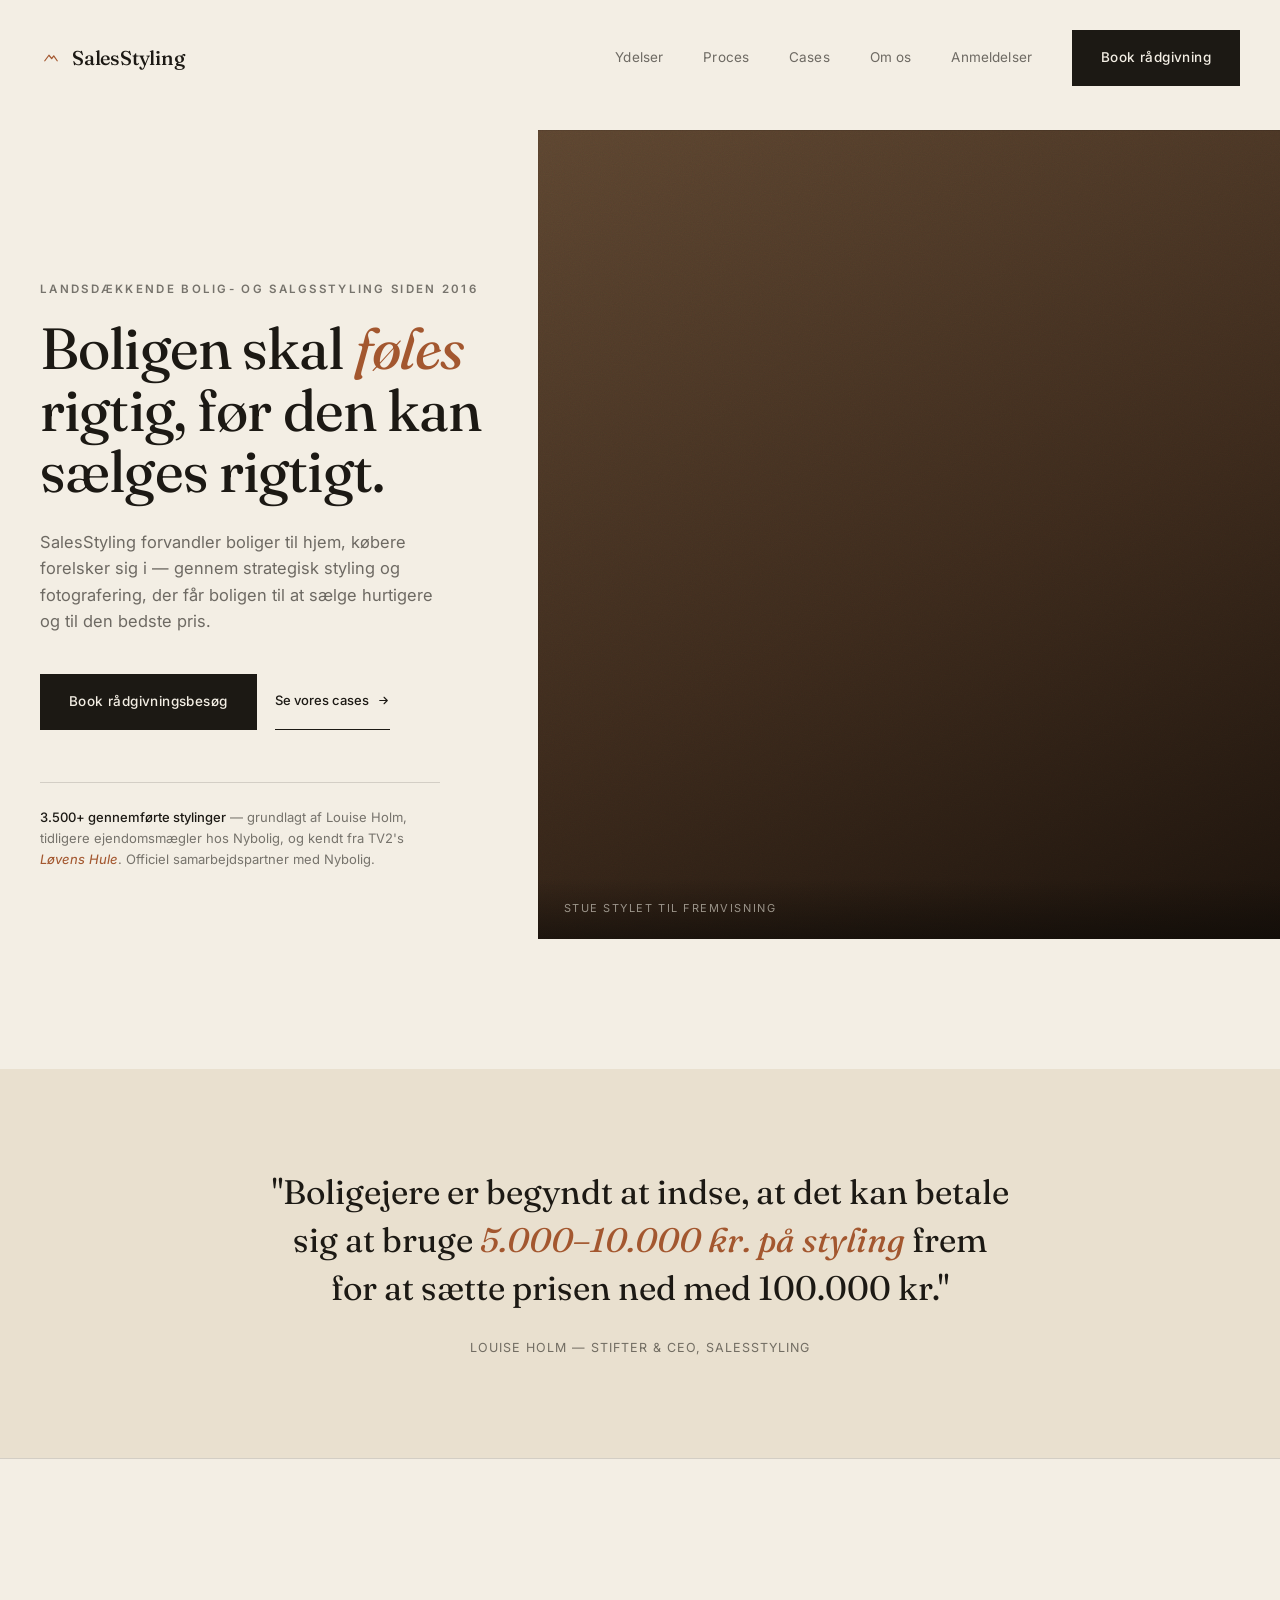
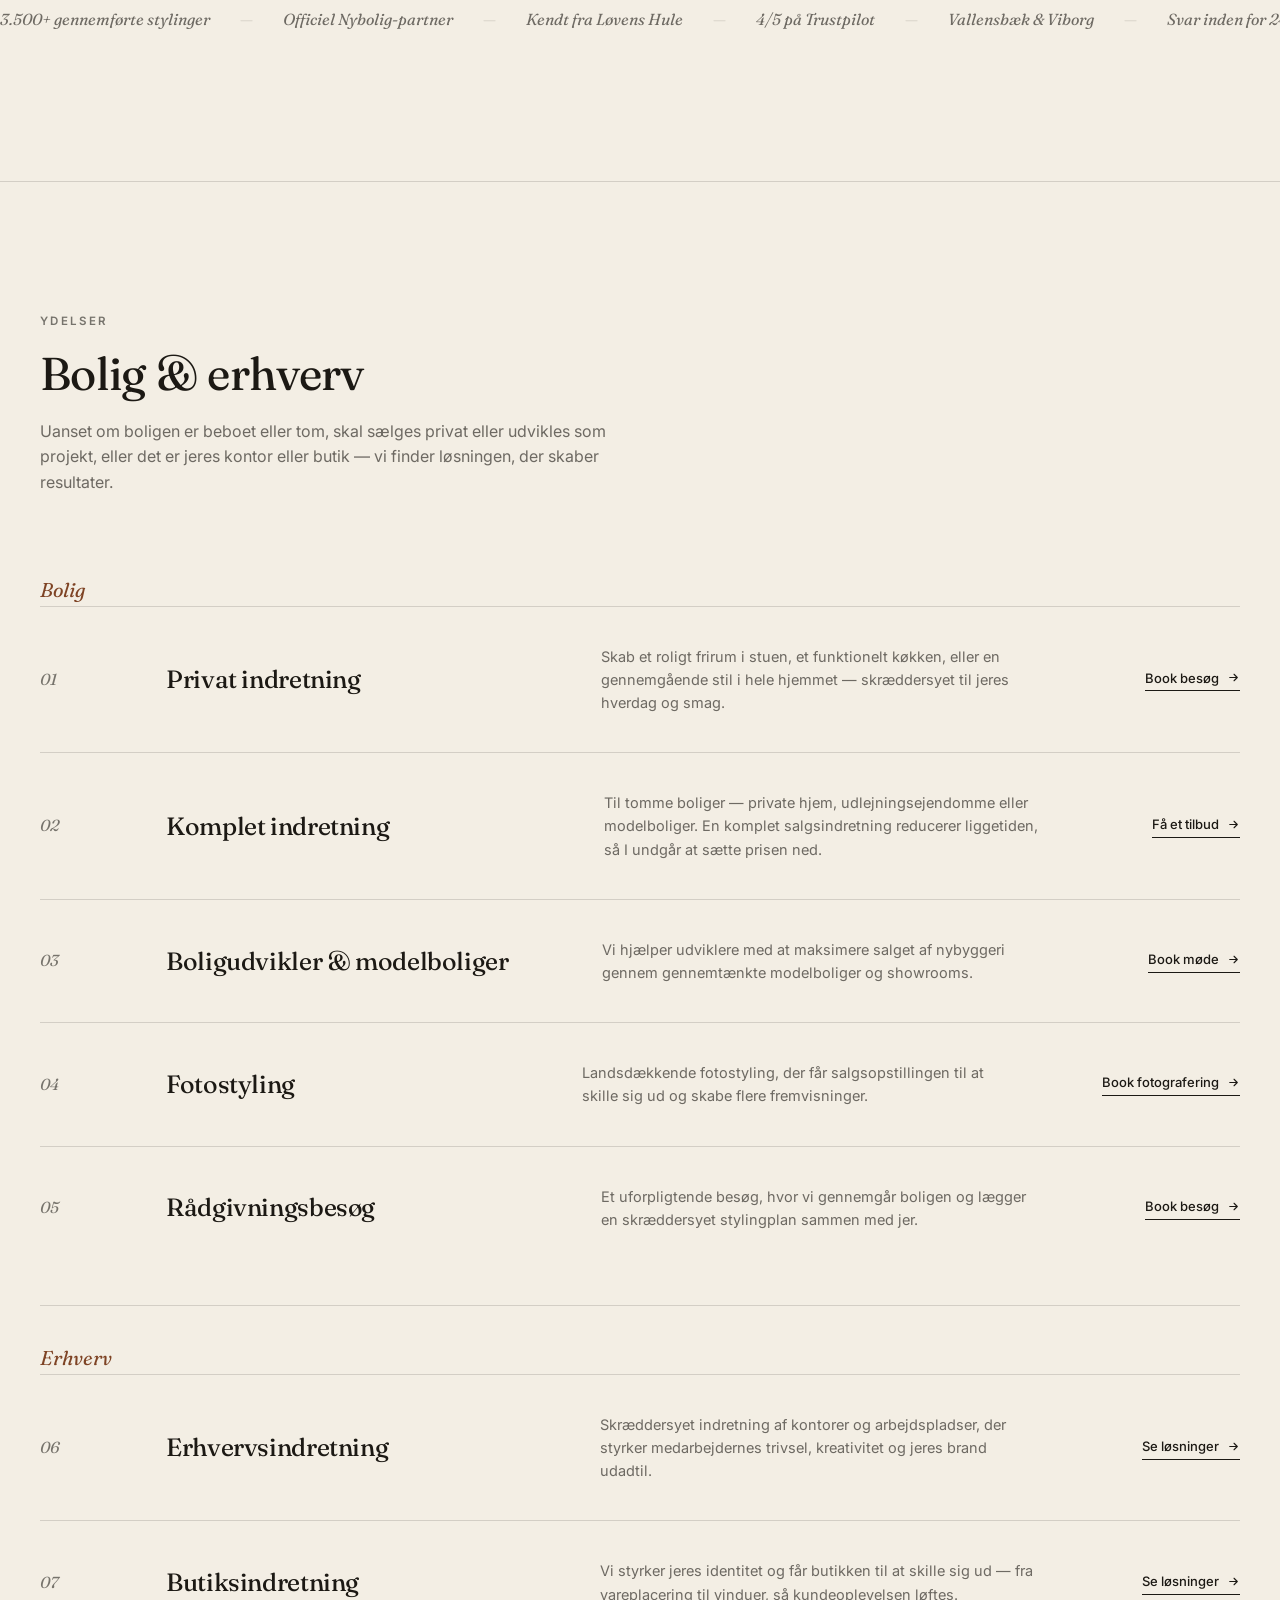
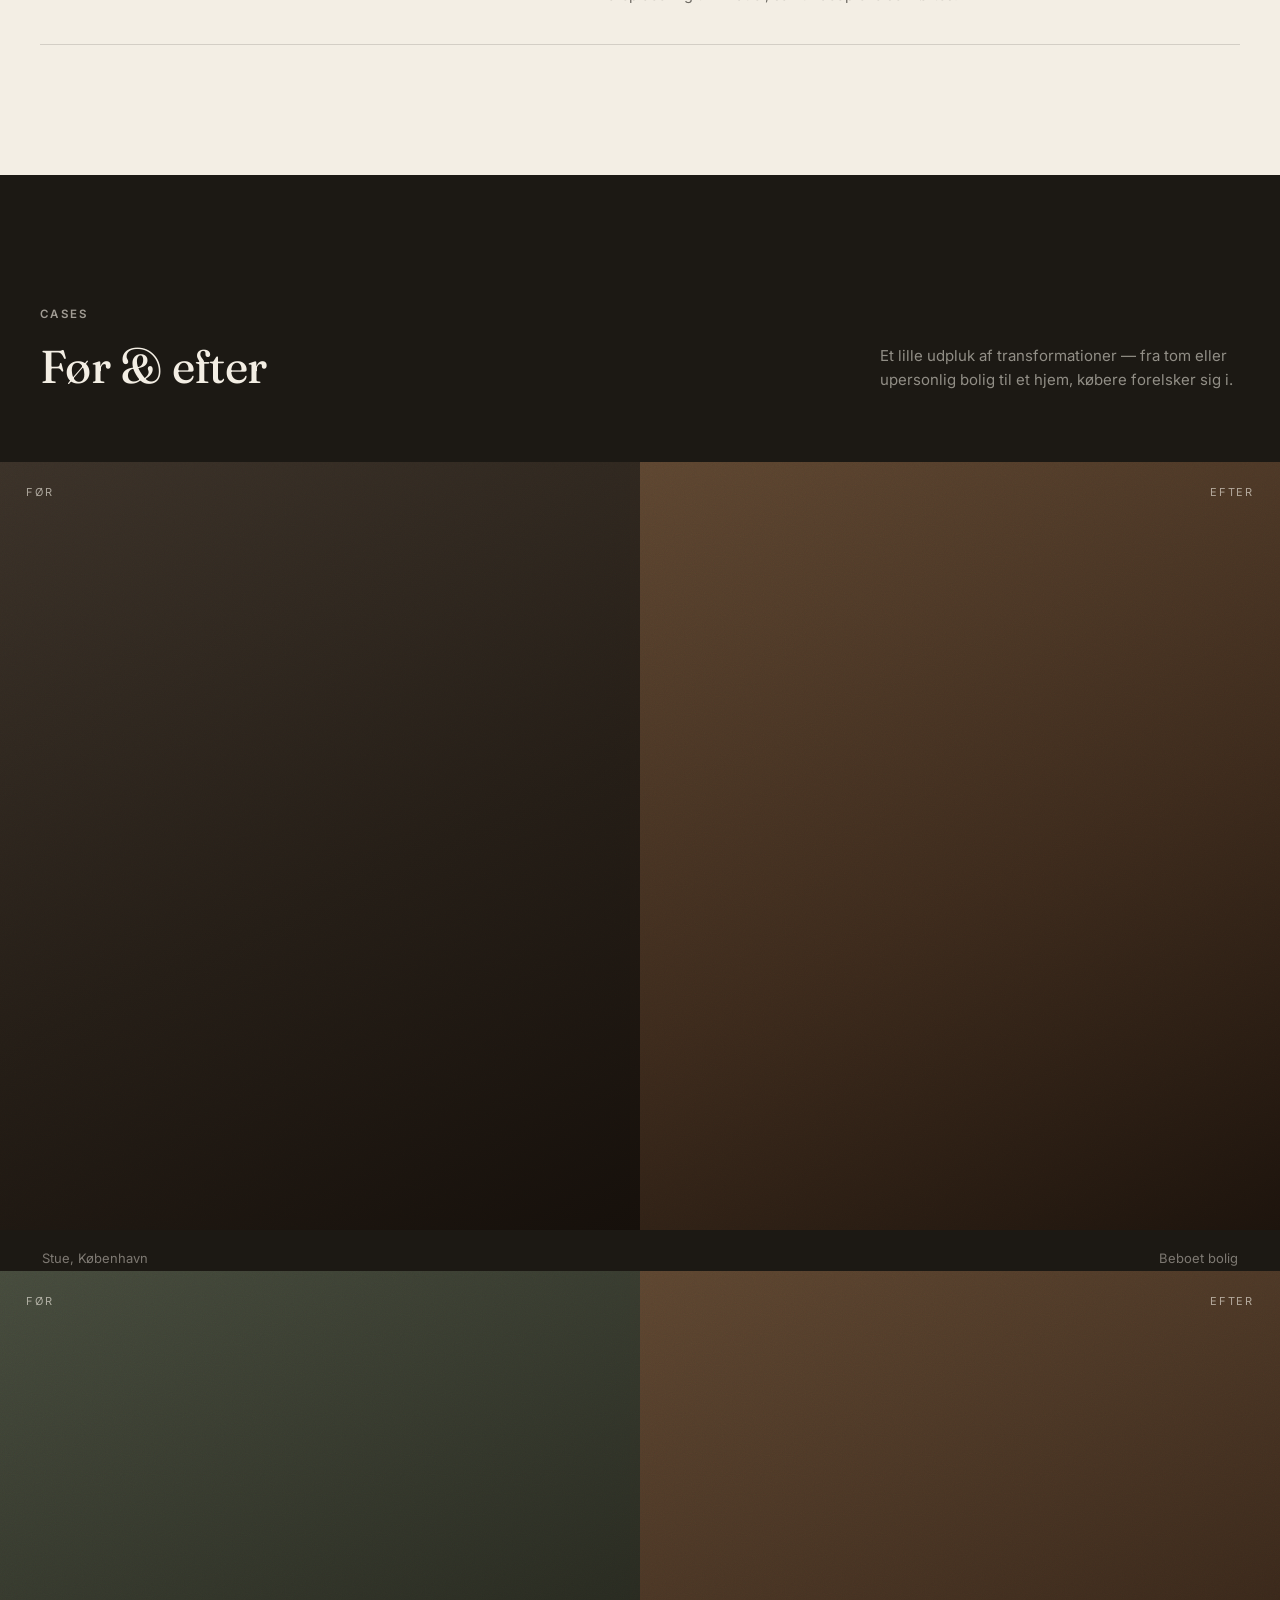
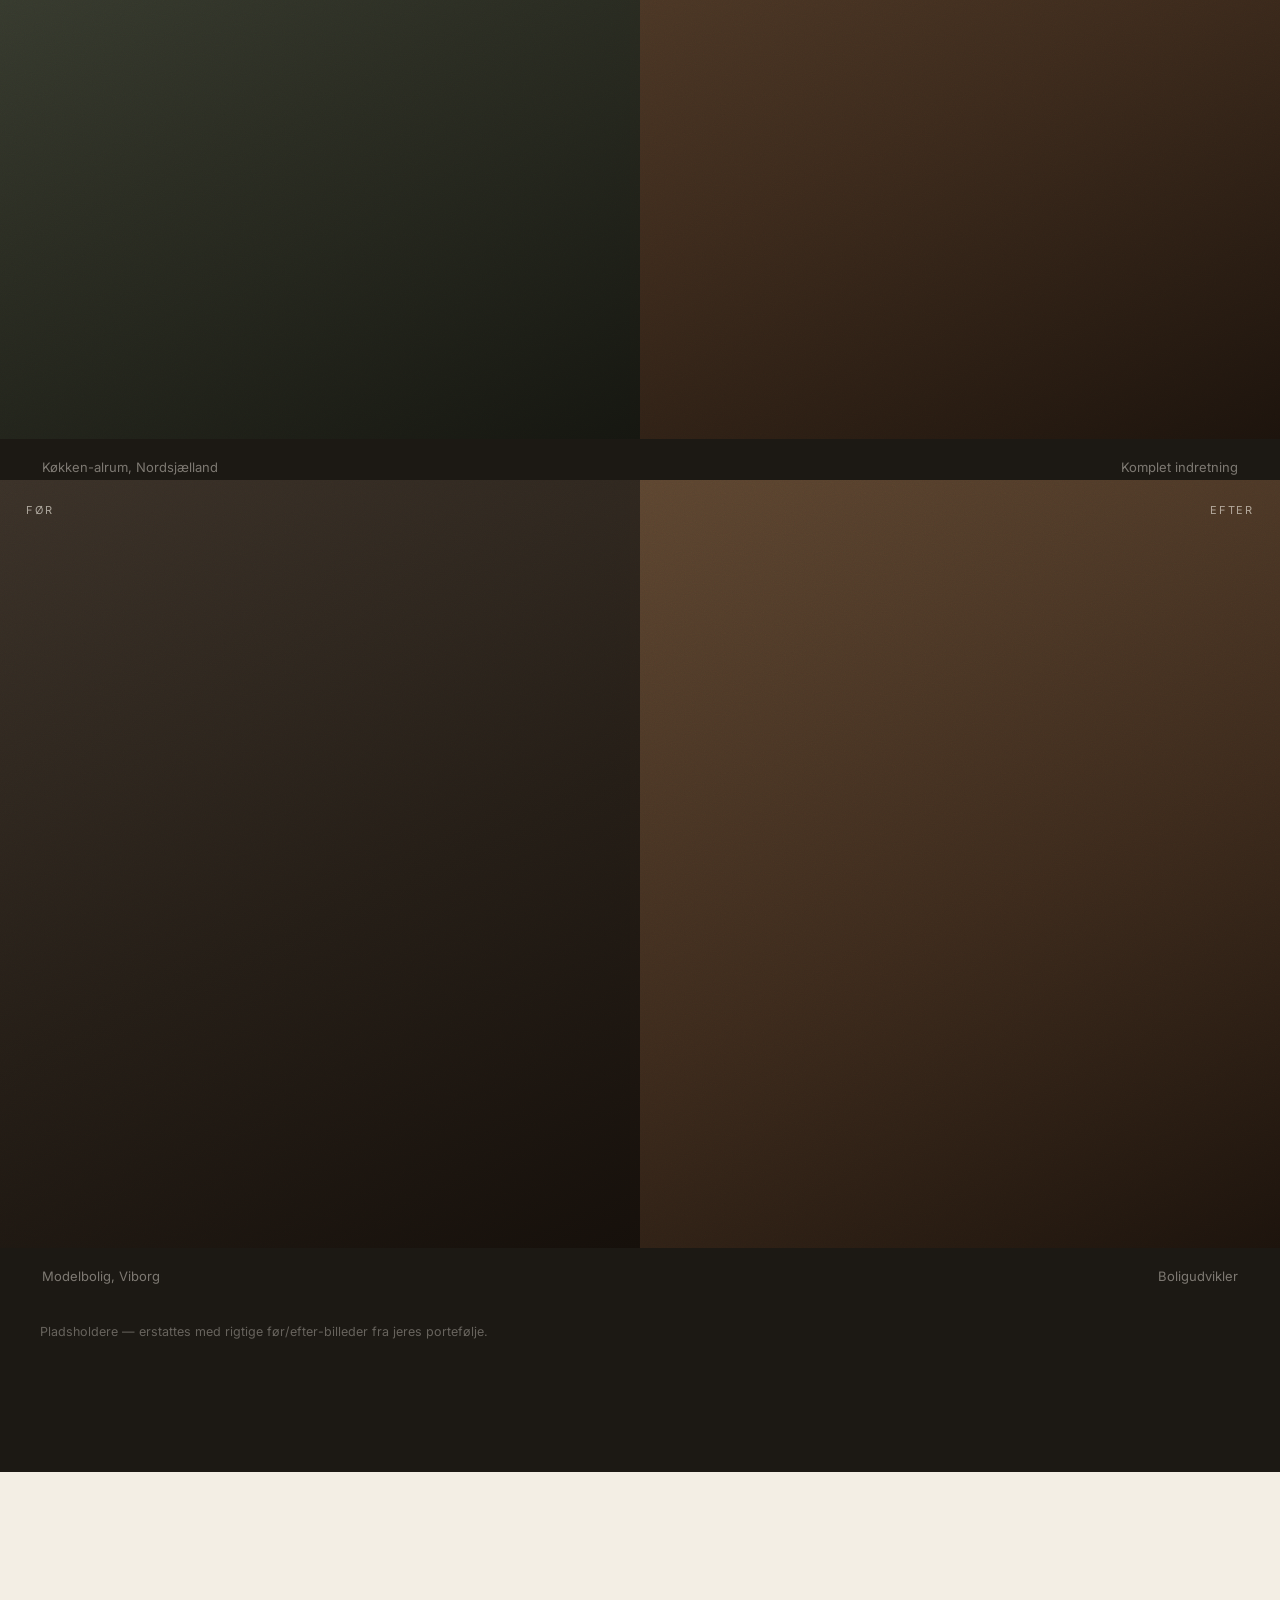
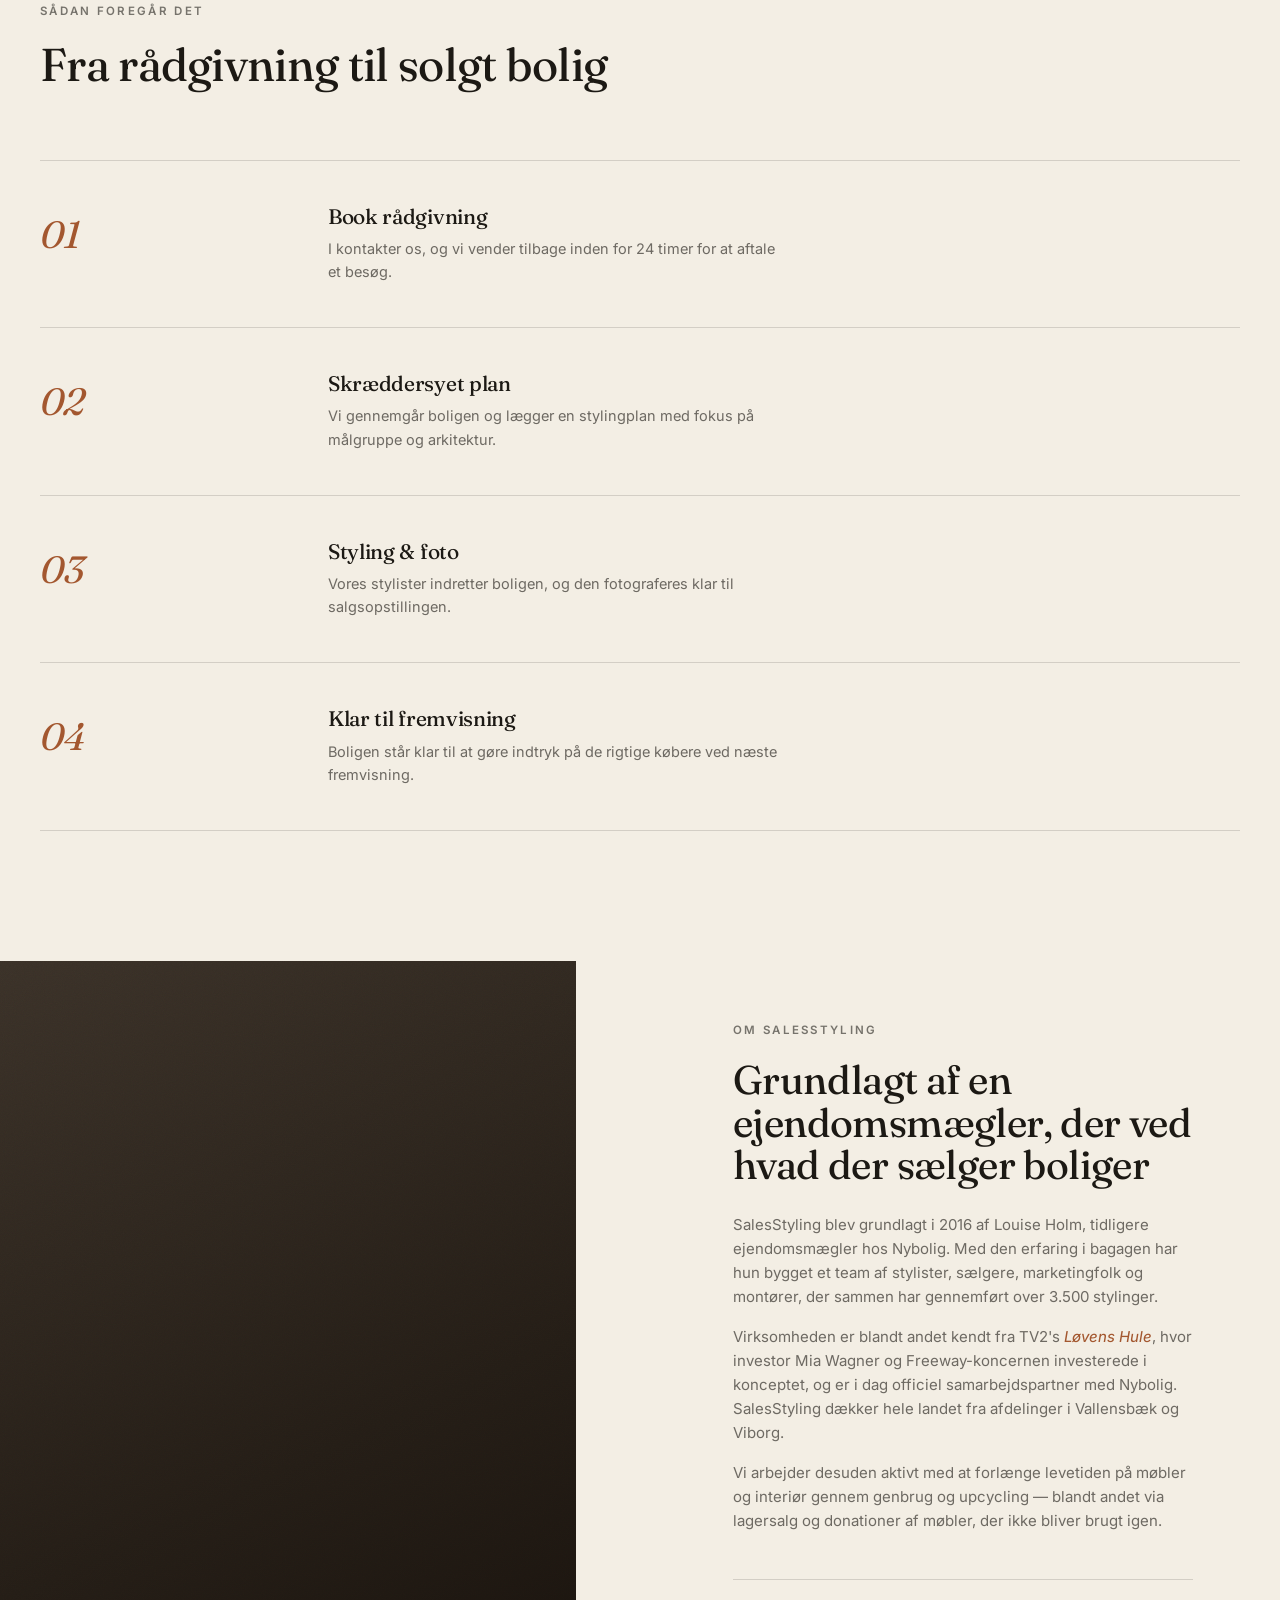
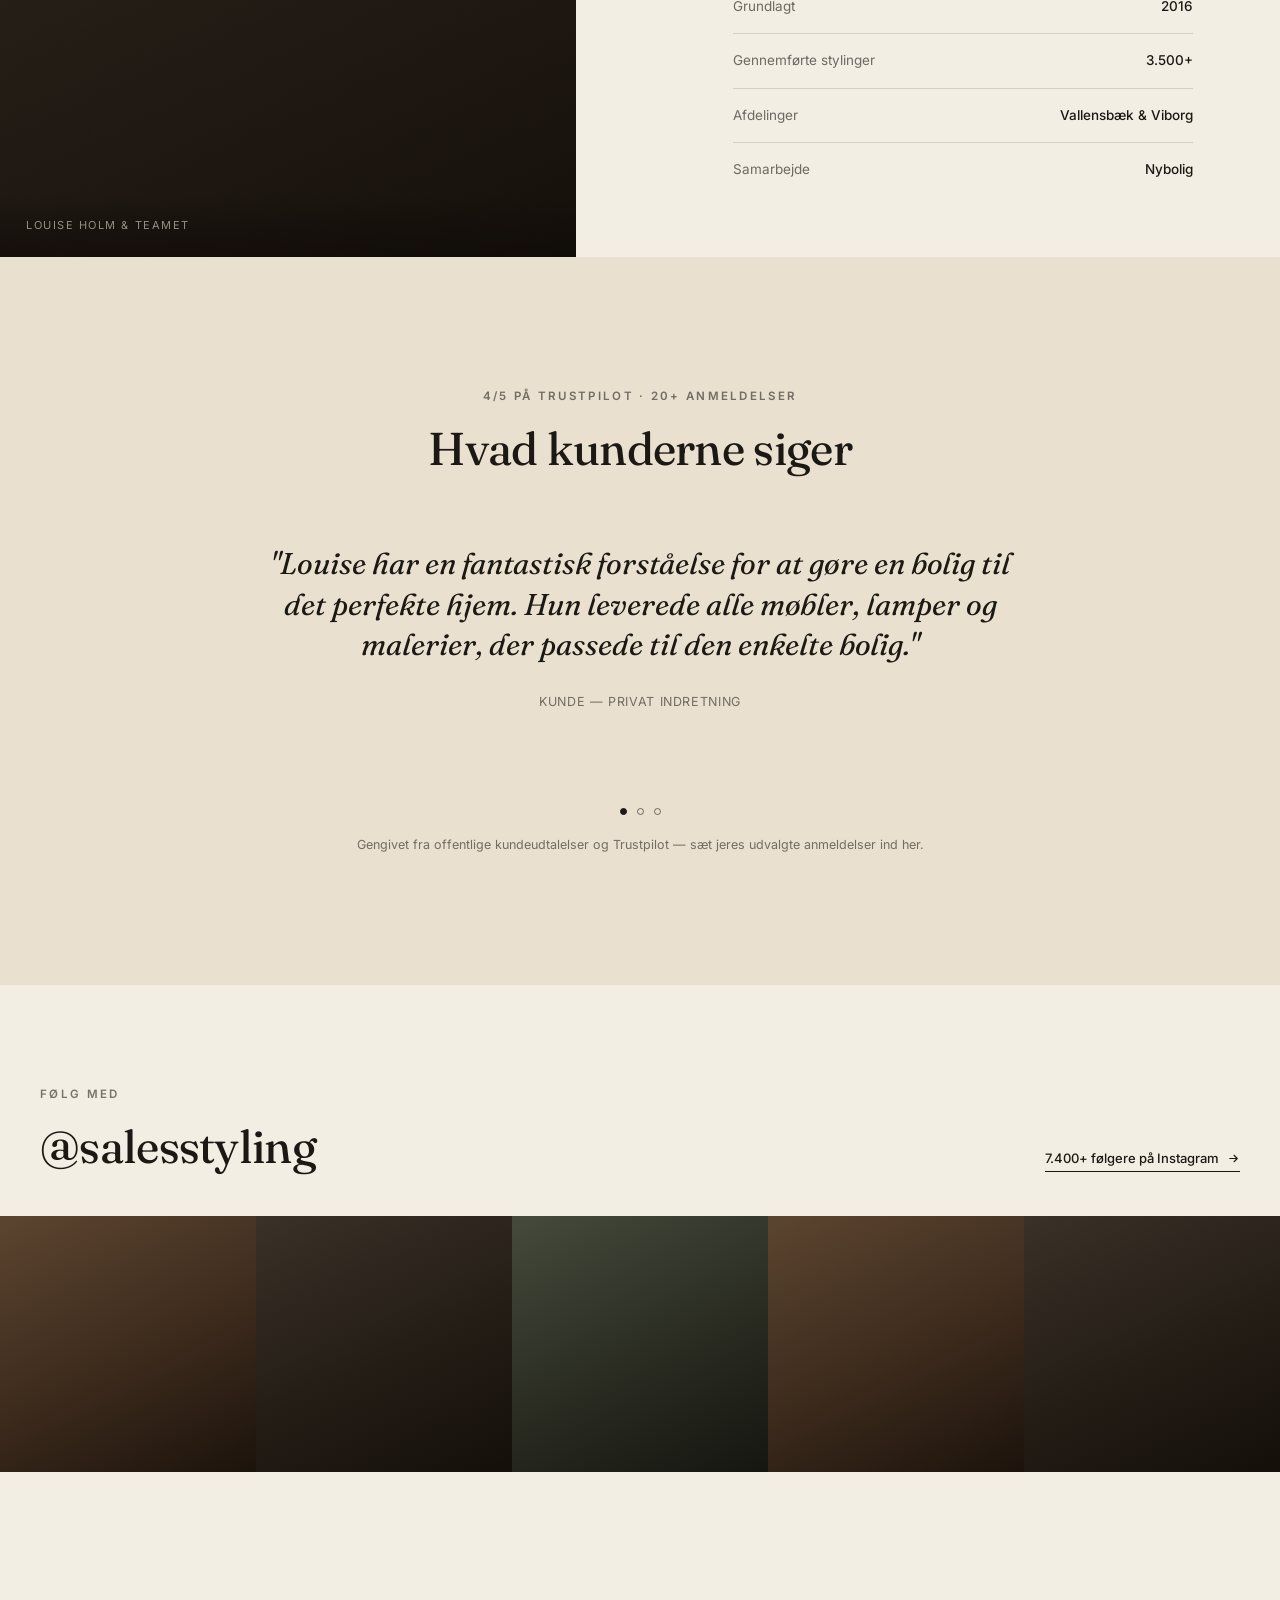
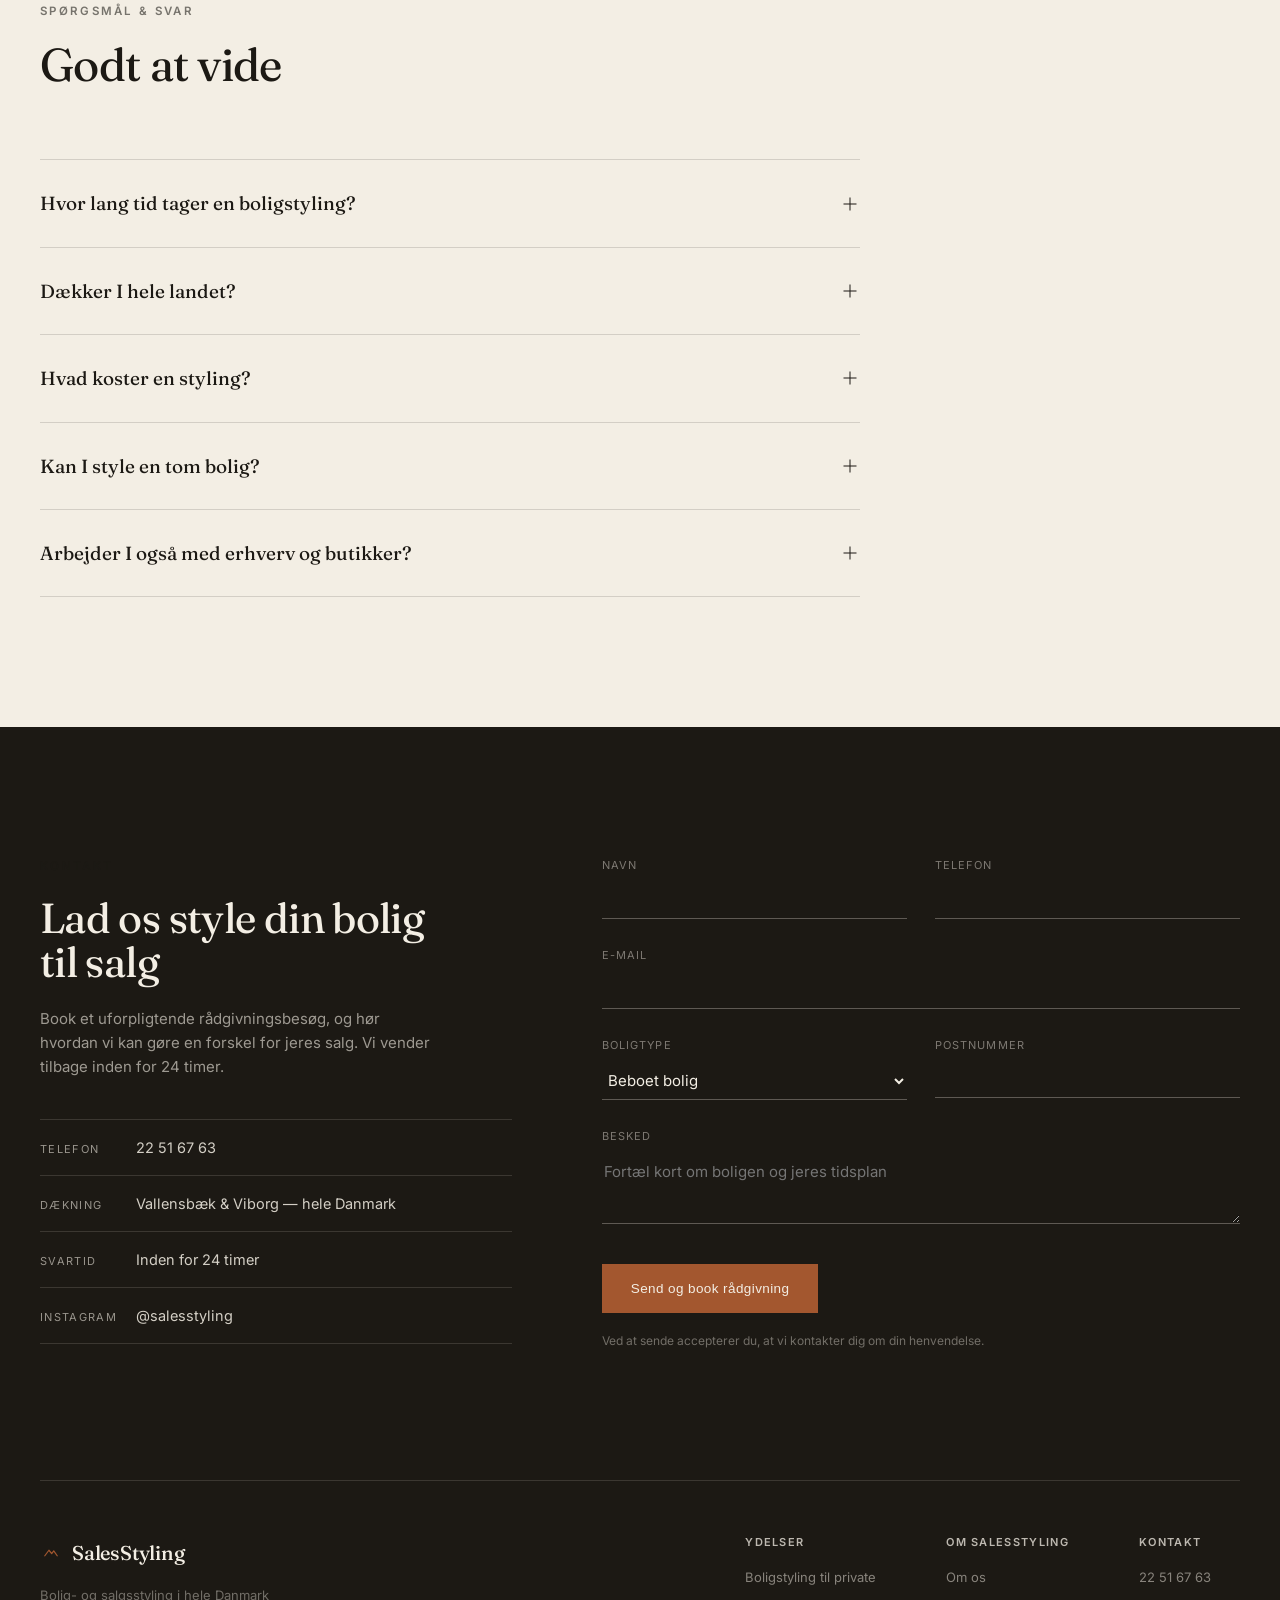
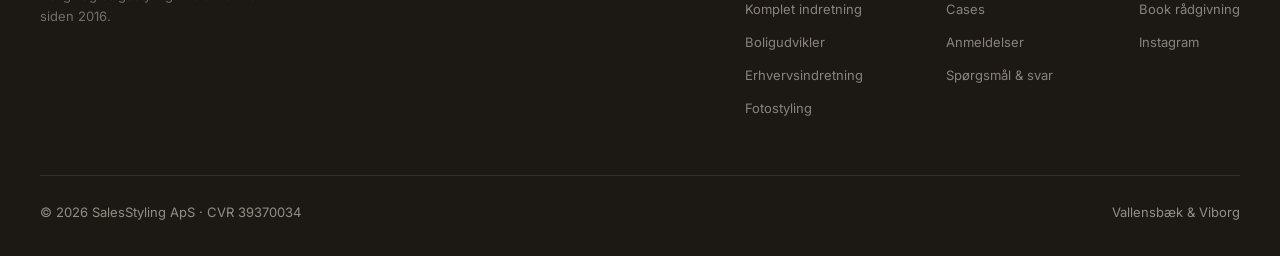
<file: salesstyling/index.html>
<!DOCTYPE html>
<html lang="da">
<head>
<meta charset="UTF-8">
<meta name="viewport" content="width=device-width, initial-scale=1.0">
<title id="pageTitle">SalesStyling | Bolig- og salgsstyling i hele Danmark</title>
<meta name="description" content="SalesStyling hjælper dig med at sælge din bolig hurtigere og til en bedre pris gennem professionel boligstyling, komplet indretning og fotostyling — landsdækkende siden 2016.">
<meta name="keywords" content="boligstyling, salgsstyling, home staging, boligindretning, fotostyling bolig, komplet indretning tom bolig, erhvervsindretning, boligudvikler styling, Louise Holm, Løvens Hule">
<meta name="robots" content="index, follow, max-snippet:-1, max-image-preview:large">
<meta name="author" content="SalesStyling ApS">
<link rel="canonical" href="https://www.salesstyling.dk/">
<meta name="geo.region" content="DK">
<meta name="geo.placename" content="Vallensbæk, Viborg, Danmark">

<meta property="og:type" content="website">
<meta property="og:site_name" content="SalesStyling">
<meta property="og:title" content="SalesStyling | Bolig- og salgsstyling i hele Danmark">
<meta property="og:description" content="Professionel boligstyling og komplet indretning, der får din bolig til at sælge hurtigere og til en bedre pris. Landsdækkende siden 2016.">
<meta property="og:url" content="https://www.salesstyling.dk/">
<meta property="og:locale" content="da_DK">
<meta name="twitter:card" content="summary_large_image">
<meta name="twitter:title" content="SalesStyling | Bolig- og salgsstyling i hele Danmark">
<meta name="twitter:description" content="Professionel boligstyling og komplet indretning, der får din bolig til at sælge hurtigere og til en bedre pris.">

<script type="application/ld+json">
{
  "@context":"https://schema.org","@type":"ProfessionalService",
  "name":"SalesStyling","url":"https://www.salesstyling.dk",
  "telephone":"+4522516763",
  "description":"SalesStyling leverer bolig- og salgsstyling, komplet indretning af tomme boliger, erhvervsindretning og fotostyling i hele Danmark.",
  "identifier":{"@type":"PropertyValue","name":"CVR","value":"39370034"},
  "areaServed":"DK",
  "founder":{"@type":"Person","name":"Louise Holm"},
  "foundingDate":"2016",
  "sameAs":["https://www.instagram.com/salesstyling/"]
}
</script>

<link rel="icon" type="image/svg+xml" href="data:image/svg+xml,%3Csvg xmlns='http://www.w3.org/2000/svg' viewBox='0 0 32 32'%3E%3Crect width='32' height='32' fill='%231c1914'/%3E%3Cpath d='M7 20l6-8 4 5 3-4 5 7' stroke='%23a85c37' stroke-width='2' stroke-linecap='round' stroke-linejoin='round' fill='none'/%3E%3C/svg%3E">
<link href="https://fonts.googleapis.com/css2?family=Fraunces:ital,opsz,wght@0,9..144,300;0,9..144,340;0,9..144,400;0,9..144,500;0,9..144,600;1,9..144,400;1,9..144,500&family=Inter:wght@300;400;500;600&display=swap" rel="stylesheet">

<style>
*,*::before,*::after{box-sizing:border-box;margin:0;padding:0}
:focus-visible{outline:1.5px solid var(--clay);outline-offset:3px}
html{scroll-behavior:smooth}
@media (prefers-reduced-motion:reduce){html{scroll-behavior:auto}*,*::before,*::after{animation-duration:.01ms!important;transition-duration:.01ms!important}}

.skip-link{position:absolute;top:-60px;left:16px;background:var(--ink);color:var(--bone);padding:10px 18px;font-size:13px;z-index:10000;transition:top .2s;text-decoration:none}
.skip-link:focus{top:0}

:root{
  --bone:#f3eee4;
  --bone-2:#e9e0cf;
  --ink:#1c1914;
  --ink-soft:rgba(28,25,20,.62);
  --ink-faint:rgba(28,25,20,.58);
  --cream:#f8f4ec;
  --clay:#a3572f;
  --clay-d:#7e4324;
  --line:rgba(28,25,20,.15);
  --line-2:rgba(28,25,20,.09);
  --paper-dark:rgba(243,238,228,.14);
  --paper-dark-2:rgba(243,238,228,.06);
}

body{
  font-family:'Inter',sans-serif;
  background:var(--bone);
  color:var(--ink);
  line-height:1.6;
  -webkit-font-smoothing:antialiased;
  overflow-x:hidden;
}
h1,h2,h3,h4{font-family:'Fraunces',serif;font-weight:440;line-height:1.06;letter-spacing:-.015em}
em{font-style:italic;color:var(--clay);font-weight:440}
a{color:inherit}
img,svg{display:block;max-width:100%}
.container{max-width:1320px;margin:0 auto;padding:0 40px}
@media (max-width:720px){.container{padding:0 24px}}

.eyebrow{
  font-family:'Inter',sans-serif;font-size:11.5px;font-weight:600;letter-spacing:.2em;
  text-transform:uppercase;color:var(--ink-faint);display:block;margin-bottom:20px;
}
.on-dark .eyebrow{color:rgba(243,238,228,.62)}

.btn{
  display:inline-flex;align-items:center;gap:11px;padding:16px 28px;
  font-size:13.5px;font-weight:500;letter-spacing:.03em;text-decoration:none;cursor:pointer;border:1px solid;
  transition:background .3s ease, color .3s ease, border-color .3s ease;white-space:nowrap;
}
.btn-primary{background:var(--ink);color:var(--bone);border-color:var(--ink)}
.btn-primary:hover{background:transparent;color:var(--ink)}
.btn-ghost{background:transparent;color:var(--ink);border-color:var(--ink)}
.btn-ghost:hover{background:var(--ink);color:var(--bone)}
.on-dark .btn-ghost{color:var(--bone);border-color:rgba(243,238,228,.4)}
.on-dark .btn-ghost:hover{background:var(--bone);color:var(--ink)}

.text-link{display:inline-flex;align-items:center;gap:8px;text-decoration:none;font-size:13px;font-weight:500;color:var(--ink);border-bottom:1px solid var(--ink);padding-bottom:2px}
.text-link svg{width:13px;height:13px;transition:transform .3s ease}
.text-link:hover svg{transform:translateX(4px)}

.reveal{opacity:0;transform:translateY(22px);transition:opacity .9s cubic-bezier(.2,.7,.2,1),transform .9s cubic-bezier(.2,.7,.2,1)}
.reveal.in{opacity:1;transform:translateY(0)}
.reveal-delay1{transition-delay:.12s}
.reveal-delay2{transition-delay:.24s}
.reveal-delay3{transition-delay:.36s}

/* ---- photo placeholder — swap in a real photo by adding style="--img:url('/images/xxx.jpg')" to the element, no CSS edits needed ---- */
.photo{position:relative;overflow:hidden;background:#20180f}
.photo::before{
  content:'';position:absolute;inset:0;background-size:cover;background-position:center;
  background:var(--img, linear-gradient(155deg,#3a3128 0%,#241d16 55%,#150f0a 100%));
}
.photo::after{
  content:'';position:absolute;inset:0;opacity:.22;mix-blend-mode:overlay;
  background-image:url("data:image/svg+xml,%3Csvg xmlns='http://www.w3.org/2000/svg' width='140' height='140'%3E%3Cfilter id='n'%3E%3CfeTurbulence type='fractalNoise' baseFrequency='0.9' numOctaves='2' stitchTiles='stitch'/%3E%3C/filter%3E%3Crect width='100%25' height='100%25' filter='url(%23n)' opacity='0.6'/%3E%3C/svg%3E");
}
.photo.warm::before{background:var(--img, linear-gradient(155deg,#5c4530 0%,#3c2a1c 55%,#1c130c 100%));background-size:cover;background-position:center}
.photo.sage::before{background:var(--img, linear-gradient(155deg,#454a3c 0%,#2a2c22 55%,#151610 100%));background-size:cover;background-position:center}
.photo .tag{position:absolute;left:0;bottom:0;right:0;padding:22px 26px;font-size:11px;letter-spacing:.14em;text-transform:uppercase;color:rgba(243,238,228,.55);background:linear-gradient(to top, rgba(10,8,5,.55), transparent)}

/* ---------- Header ---------- */
header{position:fixed;top:0;left:0;right:0;z-index:1000;padding:30px 0;transition:padding .35s ease, background .35s ease, border-color .35s ease}
header .container{display:flex;align-items:center;justify-content:space-between}
header.scrolled{padding:18px 0;background:rgba(243,238,228,.92);backdrop-filter:blur(14px);border-bottom:1px solid var(--line)}
.logo{display:flex;align-items:center;gap:10px;text-decoration:none;font-family:'Fraunces',serif;font-size:20px;font-weight:500;color:var(--ink);letter-spacing:-.01em}
.logo svg{width:22px;height:22px}
nav#nav{display:flex;align-items:center;gap:40px}
nav#nav a:not(.btn){font-size:13.5px;color:var(--ink-soft);text-decoration:none;position:relative;padding:4px 0;letter-spacing:.01em}
nav#nav a:not(.btn)::after{content:'';position:absolute;left:0;bottom:0;width:0;height:1px;background:var(--ink);transition:width .3s ease}
nav#nav a:not(.btn):hover{color:var(--ink)}
nav#nav a:not(.btn):hover::after{width:100%}
.menu-toggle{display:none;background:none;border:none;cursor:pointer;padding:6px;color:var(--ink)}
@media (max-width:960px){
  .nav-links{position:fixed;inset:0;top:0;background:var(--ink);flex-direction:column;justify-content:center;align-items:center;gap:30px;
    transform:translateX(100%);transition:transform .45s cubic-bezier(.2,.7,.2,1);z-index:999;overflow:hidden}
  .nav-links.open{transform:translateX(0);overflow:auto}
  #navLinks nav#nav{flex-direction:column;gap:30px}
  #navLinks nav#nav a:not(.btn){color:var(--bone);font-size:22px;font-family:'Fraunces',serif}
  #navLinks nav#nav a:not(.btn)::after{background:var(--clay)}
  .menu-toggle{display:block;z-index:1001}
}

/* ---------- Hero ---------- */
#hero{position:relative;min-height:94vh;display:grid;grid-template-columns:minmax(280px,42%) 1fr;align-items:stretch}
@media (max-width:900px){#hero{grid-template-columns:1fr;min-height:auto}}
.hero-copy{display:flex;flex-direction:column;justify-content:center;padding:150px 56px 70px 40px}
@media (max-width:900px){.hero-copy{padding:150px 24px 56px}}
@media (max-width:720px){.hero-copy{padding:130px 24px 44px}}
#hero h1{font-size:clamp(36px,4.6vw,58px);max-width:520px}
#hero .lead{margin-top:26px;font-size:16.5px;color:var(--ink-soft);max-width:400px}
.hero-cta{display:flex;gap:18px;margin-top:40px;flex-wrap:wrap}
.hero-fact{margin-top:52px;padding-top:24px;border-top:1px solid var(--line);font-size:13px;color:var(--ink-faint);max-width:400px}
.hero-fact strong{color:var(--ink);font-weight:500}
.hero-image{position:relative;min-height:46vh}
@media (max-width:900px){.hero-image{min-height:52vh;order:-1}}

/* ---------- Marquee strip ---------- */
#statement{padding:100px 0;background:var(--bone-2)}
.statement-wrap{max-width:820px;margin:0 auto;text-align:center}
.statement-wrap p{font-family:'Fraunces',serif;font-size:clamp(24px,3.2vw,34px);line-height:1.4;color:var(--ink)}
.statement-meta{margin-top:26px;font-size:12.5px;letter-spacing:.08em;text-transform:uppercase;color:var(--ink-faint)}

#facts{border-top:1px solid var(--line);border-bottom:1px solid var(--line);overflow:hidden;background:var(--bone)}
.facts-track{display:flex;white-space:nowrap;animation:scroll-left 34s linear infinite}
.facts-track span{display:inline-flex;align-items:center;padding:18px 0;font-family:'Fraunces',serif;font-style:italic;font-size:16px;color:var(--ink-soft)}
.facts-track span::after{content:'—';margin:0 30px;color:var(--line);font-style:normal}
@keyframes scroll-left{0%{transform:translateX(0)}100%{transform:translateX(-50%)}}

/* ---------- Section basics ---------- */
section{padding:130px 0}
@media (max-width:720px){section{padding:84px 0}}
.section-head{max-width:600px;margin-bottom:70px}
.section-head.wide{max-width:760px}
.section-head h2{font-size:clamp(30px,4vw,46px)}
.section-head p{margin-top:20px;color:var(--ink-soft);font-size:16px}
.head-row{display:flex;justify-content:space-between;align-items:flex-end;gap:40px;flex-wrap:wrap;margin-bottom:70px}
.head-row .section-head{margin-bottom:0}

/* ---------- Services : editorial index ---------- */
#services{background:var(--bone)}
.service-group-label{font-family:'Fraunces',serif;font-style:italic;font-size:20px;color:var(--clay-d);padding-top:8px;margin-top:8px}
.service-group-label:first-child{margin-top:0}
.service-group-label:not(:first-child){margin-top:36px;padding-top:36px;border-top:1px solid var(--line)}
.service-row{border-top:1px solid var(--line);display:grid;grid-template-columns:90px 1.1fr 1.4fr auto;gap:36px;align-items:center;padding:38px 0;transition:padding .3s ease}
.services-list>.service-row:last-child{border-bottom:1px solid var(--line)}
@media (max-width:860px){.service-row{grid-template-columns:1fr;gap:14px;padding:30px 0}}
.service-num{font-family:'Fraunces',serif;font-style:italic;font-size:16px;color:var(--ink-faint)}
.service-row h3{font-size:25px;font-weight:450}
.service-row p{color:var(--ink-soft);font-size:14.5px;max-width:440px}
.service-row .text-link{justify-self:end}
@media (max-width:860px){.service-row .text-link{justify-self:start;margin-top:4px}}
.service-row:hover{background:var(--bone-2)}
.service-row:hover h3{color:var(--clay-d)}

/* ---------- Gallery ---------- */
#gallery{background:var(--ink);color:var(--bone);padding-left:0;padding-right:0}
#gallery .container{padding-left:40px;padding-right:40px}
@media (max-width:720px){#gallery .container{padding-left:24px;padding-right:24px}}
.ba-row{display:grid;grid-template-columns:1fr 1fr}
@media (max-width:760px){.ba-row{grid-template-columns:1fr}}
.ba-panel{position:relative;aspect-ratio:5/6}
.ba-panel .corner{position:absolute;top:22px;font-size:11px;letter-spacing:.16em;text-transform:uppercase;color:rgba(243,238,228,.6)}
.ba-panel:first-child .corner{left:26px}
.ba-panel:last-child .corner{right:26px}
.ba-set{margin-bottom:2px}
.ba-caption{display:flex;justify-content:space-between;padding:18px 2px 60px;font-size:13px;color:rgba(243,238,228,.45);border-bottom:1px solid rgba(243,238,228,.12)}
.ba-caption:last-child{border-bottom:none;padding-bottom:0}
.gallery-note{margin-top:36px;font-size:12.5px;color:rgba(243,238,228,.35)}

/* ---------- Process ---------- */
#process{background:var(--bone)}
.process-row{display:grid;grid-template-columns:.5fr 2fr;gap:60px;border-top:1px solid var(--line);padding:44px 0}
.process-row:last-child{border-bottom:1px solid var(--line)}
@media (max-width:760px){.process-row{grid-template-columns:1fr;gap:14px}}
.process-row .num{font-family:'Fraunces',serif;font-style:italic;font-size:38px;color:var(--clay)}
.process-row h3{font-size:21px;margin-bottom:10px;font-weight:450}
.process-row p{color:var(--ink-soft);font-size:14.5px;max-width:460px}

/* ---------- About ---------- */
#about .about-grid{display:grid;grid-template-columns:.9fr 1.1fr;gap:0;align-items:stretch}
@media (max-width:900px){#about .about-grid{grid-template-columns:1fr}}
.about-photo{position:relative;min-height:520px}
@media (max-width:900px){.about-photo{min-height:340px}}
.about-copy{display:flex;flex-direction:column;justify-content:center;padding:60px 0 60px 70px}
@media (max-width:900px){.about-copy{padding:48px 0 0}}
#about h2{font-size:clamp(28px,3.4vw,40px);margin-bottom:26px;max-width:460px}
#about p{color:var(--ink-soft);margin-bottom:16px;font-size:15px;max-width:460px}
.about-list{margin-top:30px;display:flex;flex-direction:column;gap:0}
.about-list div{padding:16px 0;border-top:1px solid var(--line);font-size:13.5px;color:var(--ink-soft);display:flex;justify-content:space-between;max-width:460px}
.about-list div b{color:var(--ink);font-weight:500}

/* ---------- Testimonials ---------- */
#testimonials{background:var(--bone-2)}
.quote-wrap{max-width:760px;margin:0 auto;text-align:center;position:relative;min-height:220px}
.quote-slide{position:absolute;inset:0;opacity:0;transition:opacity .6s ease;display:flex;flex-direction:column;align-items:center;justify-content:center}
.quote-slide.active{opacity:1;position:relative}
.quote-slide p{font-family:'Fraunces',serif;font-size:clamp(22px,2.6vw,30px);font-style:italic;line-height:1.35;color:var(--ink)}
.quote-meta{margin-top:26px;font-size:12.5px;letter-spacing:.05em;text-transform:uppercase;color:var(--ink-faint)}
.quote-dots{display:flex;justify-content:center;gap:10px;margin-top:44px}
.quote-dots button{width:7px;height:7px;border-radius:50%;border:1px solid var(--ink-faint);background:transparent;padding:0;cursor:pointer}
.quote-dots button.active{background:var(--ink);border-color:var(--ink)}
.t-note{text-align:center;margin-top:20px;font-size:12.5px;color:var(--ink-faint)}

/* ---------- Instagram strip ---------- */
#instagram{padding-bottom:0;padding-top:100px}
.insta-head{display:flex;justify-content:space-between;align-items:flex-end;margin-bottom:44px;flex-wrap:wrap;gap:20px}
.insta-strip{display:grid;grid-template-columns:repeat(5,1fr)}
@media (max-width:760px){.insta-strip{grid-template-columns:repeat(3,1fr)}}
.insta-tile{position:relative;aspect-ratio:1}
.insta-tile::after{content:'';position:absolute;inset:0;background:rgba(28,25,20,0);transition:background .3s ease}
.insta-tile:hover::after{background:rgba(28,25,20,.3)}

/* ---------- FAQ ---------- */
.faq-list{max-width:820px}
.faq-item{border-top:1px solid var(--line)}
.faq-item:last-child{border-bottom:1px solid var(--line)}
.faq-item summary{list-style:none;cursor:pointer;padding:28px 0;display:flex;justify-content:space-between;align-items:center;gap:20px;font-family:'Fraunces',serif;font-size:19px;font-weight:440}
.faq-item summary::-webkit-details-marker{display:none}
.faq-item summary .plus{flex-shrink:0;width:20px;height:20px;position:relative}
.faq-item summary .plus::before,.faq-item summary .plus::after{content:'';position:absolute;background:var(--ink);top:50%;left:50%;transform:translate(-50%,-50%)}
.faq-item summary .plus::before{width:13px;height:1px}
.faq-item summary .plus::after{width:1px;height:13px;transition:transform .3s ease}
.faq-item[open] summary .plus::after{transform:translate(-50%,-50%) rotate(90deg) scaleY(0)}
.faq-item p{padding-bottom:26px;color:var(--ink-soft);font-size:14.5px;max-width:640px}

/* ---------- Contact ---------- */
#contact{background:var(--ink);color:var(--bone)}
.contact-grid{display:grid;grid-template-columns:.85fr 1.15fr;gap:90px}
@media (max-width:900px){.contact-grid{grid-template-columns:1fr;gap:50px}}
#contact h2{font-size:clamp(28px,3.6vw,42px);margin-bottom:22px;max-width:420px}
#contact .lead{color:rgba(243,238,228,.6);margin-bottom:40px;font-size:15px;max-width:400px}
.contact-info{display:flex;flex-direction:column}
.contact-info a,.contact-info div{display:flex;align-items:baseline;gap:16px;font-size:14.5px;color:rgba(243,238,228,.85);text-decoration:none;padding:16px 0;border-top:1px solid rgba(243,238,228,.14)}
.contact-info a:last-child,.contact-info div:last-child{border-bottom:1px solid rgba(243,238,228,.14)}
.contact-info span.k{font-size:11px;letter-spacing:.12em;text-transform:uppercase;color:rgba(243,238,228,.58);min-width:80px}
.contact-social{margin-top:36px}

form#leadForm .form-row{display:grid;grid-template-columns:1fr 1fr;gap:28px;margin-bottom:0}
@media (max-width:520px){form#leadForm .form-row{grid-template-columns:1fr}}
.field{display:flex;flex-direction:column;gap:8px;margin-bottom:28px}
.field label{font-size:11px;letter-spacing:.1em;color:rgba(243,238,228,.45);text-transform:uppercase}
.field input,.field select,.field textarea{
  border:none;border-bottom:1px solid rgba(243,238,228,.3);background:transparent;padding:8px 2px;font-family:'Inter',sans-serif;font-size:15px;color:var(--bone);
}
.field select option{color:#000}
.field input:focus,.field select:focus,.field textarea:focus{outline:none;border-color:var(--bone)}
.field textarea{resize:vertical;min-height:70px}
form#leadForm .btn{margin-top:12px}
.form-note{font-size:12px;color:rgba(243,238,228,.4);margin-top:18px}
.form-success{display:none;padding:30px 0}
.form-success svg{width:36px;height:36px;color:var(--clay);margin-bottom:18px}
.form-success h3{font-family:'Fraunces',serif;font-size:24px;margin-bottom:10px}
.form-success p{color:rgba(243,238,228,.6);font-size:14.5px}

/* ---------- Footer ---------- */
footer{background:var(--ink);color:rgba(243,238,228,.55);padding:0 0 34px;font-size:13px}
.footer-grid{display:flex;justify-content:space-between;flex-wrap:wrap;gap:36px;padding:56px 0 44px;border-top:1px solid rgba(243,238,228,.14)}
.footer-brand .logo{color:var(--bone)}
.footer-brand p{margin-top:16px;max-width:260px;color:rgba(243,238,228,.4)}
.footer-cols{display:flex;gap:70px;flex-wrap:wrap}
.footer-col h4{font-family:'Inter',sans-serif;font-size:11px;letter-spacing:.12em;text-transform:uppercase;color:rgba(243,238,228,.75);margin-bottom:18px;font-weight:600}
.footer-col a{display:block;text-decoration:none;color:rgba(243,238,228,.5);margin-bottom:12px;transition:color .2s ease}
.footer-col a:hover{color:var(--clay)}
.footer-bottom{display:flex;justify-content:space-between;flex-wrap:wrap;gap:12px;padding-top:26px;border-top:1px solid rgba(243,238,228,.1)}
</style>
</head>
<body>
<a href="#main" class="skip-link">Spring til indhold</a>

<header id="siteHeader">
  <div class="container">
    <a href="#hero" class="logo" aria-label="SalesStyling forside">
      <svg viewBox="0 0 32 32" fill="none"><path d="M7 20l6-8 4 5 3-4 5 7" stroke="#a3572f" stroke-width="1.8" stroke-linecap="round" stroke-linejoin="round"/></svg>
      SalesStyling
    </a>
    <div class="nav-links" id="navLinks">
      <nav id="nav" aria-label="Primær navigation">
        <a href="#services">Ydelser</a>
        <a href="#process">Proces</a>
        <a href="#gallery">Cases</a>
        <a href="#about">Om os</a>
        <a href="#testimonials">Anmeldelser</a>
        <a href="#contact" class="btn btn-primary">Book rådgivning</a>
      </nav>
    </div>
    <button class="menu-toggle" id="menuToggle" aria-label="Åbn menu" aria-expanded="false">
      <svg id="iconMenu" width="24" height="24" viewBox="0 0 24 24" fill="none" stroke="currentColor" stroke-width="1.4"><line x1="3" y1="7" x2="21" y2="7"/><line x1="3" y1="12" x2="21" y2="12"/><line x1="3" y1="17" x2="21" y2="17"/></svg>
    </button>
  </div>
</header>

<main id="main">

  <!-- HERO -->
  <section id="hero">
    <div class="hero-copy">
      <span class="eyebrow">Landsdækkende bolig- og salgsstyling siden 2016</span>
      <h1>Boligen skal <em>føles</em> rigtig, før den kan sælges rigtigt.</h1>
      <p class="lead">SalesStyling forvandler boliger til hjem, købere forelsker sig i — gennem strategisk styling og fotografering, der får boligen til at sælge hurtigere og til den bedste pris.</p>
      <div class="hero-cta">
        <a href="#contact" class="btn btn-primary">Book rådgivningsbesøg</a>
        <a href="#gallery" class="text-link">Se vores cases <svg viewBox="0 0 24 24" fill="none" stroke="currentColor" stroke-width="2"><path d="M5 12h14M13 6l6 6-6 6" stroke-linecap="round" stroke-linejoin="round"/></svg></a>
      </div>
      <p class="hero-fact"><strong>3.500+ gennemførte stylinger</strong> — grundlagt af Louise Holm, tidligere ejendomsmægler hos Nybolig, og kendt fra TV2's <em>Løvens Hule</em>. Officiel samarbejdspartner med Nybolig.</p>
    </div>
    <div class="hero-image">
      <!-- Erstat med jeres bedste "efter"-billede, liggende format, min. 1600px bred. Eksempel: style="--img:url('/images/hero-stue.jpg');position:absolute;inset:0" -->
      <div class="photo warm" style="position:absolute;inset:0">
        <span class="tag">Stue stylet til fremvisning</span>
      </div>
    </div>
  </section>

  <!-- STATEMENT -->
  <section id="statement">
    <div class="container statement-wrap reveal">
      <p>"Boligejere er begyndt at indse, at det kan betale sig at bruge <em>5.000–10.000 kr. på styling</em> frem for at sætte prisen ned med 100.000 kr."</p>
      <div class="statement-meta">Louise Holm — Stifter &amp; CEO, SalesStyling</div>
    </div>
  </section>

  <!-- FACTS MARQUEE -->
  <section id="facts">
    <div class="facts-track" aria-hidden="true">
      <span>3.500+ gennemførte stylinger</span><span>Officiel Nybolig-partner</span><span>Kendt fra Løvens Hule</span><span>4/5 på Trustpilot</span><span>Vallensbæk &amp; Viborg</span><span>Svar inden for 24 timer</span>
      <span>3.500+ gennemførte stylinger</span><span>Officiel Nybolig-partner</span><span>Kendt fra Løvens Hule</span><span>4/5 på Trustpilot</span><span>Vallensbæk &amp; Viborg</span><span>Svar inden for 24 timer</span>
    </div>
  </section>

  <!-- SERVICES -->
  <section id="services">
    <div class="container">
      <div class="section-head reveal">
        <span class="eyebrow">Ydelser</span>
        <h2>Bolig &amp; erhverv</h2>
        <p>Uanset om boligen er beboet eller tom, skal sælges privat eller udvikles som projekt, eller det er jeres kontor eller butik — vi finder løsningen, der skaber resultater.</p>
      </div>

      <div class="services-list">
        <p class="service-group-label reveal">Bolig</p>
        <div class="service-row reveal">
          <span class="service-num">01</span>
          <h3>Privat indretning</h3>
          <p>Skab et roligt frirum i stuen, et funktionelt køkken, eller en gennemgående stil i hele hjemmet — skræddersyet til jeres hverdag og smag.</p>
          <a href="#contact" class="text-link">Book besøg <svg viewBox="0 0 24 24" fill="none" stroke="currentColor" stroke-width="2"><path d="M5 12h14M13 6l6 6-6 6" stroke-linecap="round" stroke-linejoin="round"/></svg></a>
        </div>
        <div class="service-row reveal">
          <span class="service-num">02</span>
          <h3>Komplet indretning</h3>
          <p>Til tomme boliger — private hjem, udlejningsejendomme eller modelboliger. En komplet salgsindretning reducerer liggetiden, så I undgår at sætte prisen ned.</p>
          <a href="#contact" class="text-link">Få et tilbud <svg viewBox="0 0 24 24" fill="none" stroke="currentColor" stroke-width="2"><path d="M5 12h14M13 6l6 6-6 6" stroke-linecap="round" stroke-linejoin="round"/></svg></a>
        </div>
        <div class="service-row reveal">
          <span class="service-num">03</span>
          <h3>Boligudvikler &amp; modelboliger</h3>
          <p>Vi hjælper udviklere med at maksimere salget af nybyggeri gennem gennemtænkte modelboliger og showrooms.</p>
          <a href="#contact" class="text-link">Book møde <svg viewBox="0 0 24 24" fill="none" stroke="currentColor" stroke-width="2"><path d="M5 12h14M13 6l6 6-6 6" stroke-linecap="round" stroke-linejoin="round"/></svg></a>
        </div>
        <div class="service-row reveal">
          <span class="service-num">04</span>
          <h3>Fotostyling</h3>
          <p>Landsdækkende fotostyling, der får salgsopstillingen til at skille sig ud og skabe flere fremvisninger.</p>
          <a href="#contact" class="text-link">Book fotografering <svg viewBox="0 0 24 24" fill="none" stroke="currentColor" stroke-width="2"><path d="M5 12h14M13 6l6 6-6 6" stroke-linecap="round" stroke-linejoin="round"/></svg></a>
        </div>
        <div class="service-row reveal">
          <span class="service-num">05</span>
          <h3>Rådgivningsbesøg</h3>
          <p>Et uforpligtende besøg, hvor vi gennemgår boligen og lægger en skræddersyet stylingplan sammen med jer.</p>
          <a href="#contact" class="text-link">Book besøg <svg viewBox="0 0 24 24" fill="none" stroke="currentColor" stroke-width="2"><path d="M5 12h14M13 6l6 6-6 6" stroke-linecap="round" stroke-linejoin="round"/></svg></a>
        </div>

        <p class="service-group-label reveal">Erhverv</p>
        <div class="service-row reveal">
          <span class="service-num">06</span>
          <h3>Erhvervsindretning</h3>
          <p>Skræddersyet indretning af kontorer og arbejdspladser, der styrker medarbejdernes trivsel, kreativitet og jeres brand udadtil.</p>
          <a href="#contact" class="text-link">Se løsninger <svg viewBox="0 0 24 24" fill="none" stroke="currentColor" stroke-width="2"><path d="M5 12h14M13 6l6 6-6 6" stroke-linecap="round" stroke-linejoin="round"/></svg></a>
        </div>
        <div class="service-row reveal">
          <span class="service-num">07</span>
          <h3>Butiksindretning</h3>
          <p>Vi styrker jeres identitet og får butikken til at skille sig ud — fra vareplacering til vinduer, så kundeoplevelsen løftes.</p>
          <a href="#contact" class="text-link">Se løsninger <svg viewBox="0 0 24 24" fill="none" stroke="currentColor" stroke-width="2"><path d="M5 12h14M13 6l6 6-6 6" stroke-linecap="round" stroke-linejoin="round"/></svg></a>
        </div>
      </div>
    </div>
  </section>

  <!-- GALLERY / FØR-EFTER -->
  <section id="gallery" class="on-dark">
    <div class="container">
      <div class="head-row reveal">
        <div class="section-head">
          <span class="eyebrow">Cases</span>
          <h2 style="color:var(--bone)">Før &amp; efter</h2>
        </div>
        <p style="color:rgba(243,238,228,.55);max-width:360px;font-size:15px">Et lille udpluk af transformationer — fra tom eller upersonlig bolig til et hjem, købere forelsker sig i.</p>
      </div>
    </div>

    <!-- Hvert par: portræt-format (ca. 5:6), samme vinkel/kamera på før+efter giver det bedste sammenligningsindtryk.
         Sæt billede: tilføj style="--img:url('/images/case1-foer.jpg')" på .ba-panel -->
    <div class="ba-set reveal">
      <div class="ba-row">
        <div class="ba-panel photo"><span class="corner">Før</span></div>
        <div class="ba-panel photo warm"><span class="corner">Efter</span></div>
      </div>
      <div class="container"><div class="ba-caption"><span>Stue, København</span><span>Beboet bolig</span></div></div>
    </div>
    <div class="ba-set reveal">
      <div class="ba-row">
        <div class="ba-panel photo sage"><span class="corner">Før</span></div>
        <div class="ba-panel photo warm"><span class="corner">Efter</span></div>
      </div>
      <div class="container"><div class="ba-caption"><span>Køkken-alrum, Nordsjælland</span><span>Komplet indretning</span></div></div>
    </div>
    <div class="ba-set reveal">
      <div class="ba-row">
        <div class="ba-panel photo"><span class="corner">Før</span></div>
        <div class="ba-panel photo warm"><span class="corner">Efter</span></div>
      </div>
      <div class="container"><div class="ba-caption"><span>Modelbolig, Viborg</span><span>Boligudvikler</span></div></div>
    </div>
    <div class="container"><p class="gallery-note">Pladsholdere — erstattes med rigtige før/efter-billeder fra jeres portefølje.</p></div>
  </section>

  <!-- PROCESS -->
  <section id="process">
    <div class="container">
      <div class="section-head reveal">
        <span class="eyebrow">Sådan foregår det</span>
        <h2>Fra rådgivning til solgt bolig</h2>
      </div>
      <div class="process-list">
        <div class="process-row reveal"><span class="num">01</span><div><h3>Book rådgivning</h3><p>I kontakter os, og vi vender tilbage inden for 24 timer for at aftale et besøg.</p></div></div>
        <div class="process-row reveal"><span class="num">02</span><div><h3>Skræddersyet plan</h3><p>Vi gennemgår boligen og lægger en stylingplan med fokus på målgruppe og arkitektur.</p></div></div>
        <div class="process-row reveal"><span class="num">03</span><div><h3>Styling &amp; foto</h3><p>Vores stylister indretter boligen, og den fotograferes klar til salgsopstillingen.</p></div></div>
        <div class="process-row reveal"><span class="num">04</span><div><h3>Klar til fremvisning</h3><p>Boligen står klar til at gøre indtryk på de rigtige købere ved næste fremvisning.</p></div></div>
      </div>
    </div>
  </section>

  <!-- ABOUT -->
  <section id="about" style="padding:0">
    <div class="about-grid">
      <!-- Portræt af Louise Holm/teamet, stående format. Sæt billede: style="--img:url('/images/louise-holm.jpg')" -->
      <div class="about-photo photo reveal">
        <span class="tag">Louise Holm &amp; teamet</span>
      </div>
      <div class="about-copy container reveal reveal-delay1">
        <span class="eyebrow">Om SalesStyling</span>
        <h2>Grundlagt af en ejendomsmægler, der ved hvad der sælger boliger</h2>
        <p>SalesStyling blev grundlagt i 2016 af Louise Holm, tidligere ejendomsmægler hos Nybolig. Med den erfaring i bagagen har hun bygget et team af stylister, sælgere, marketingfolk og montører, der sammen har gennemført over 3.500 stylinger.</p>
        <p>Virksomheden er blandt andet kendt fra TV2's <em>Løvens Hule</em>, hvor investor Mia Wagner og Freeway-koncernen investerede i konceptet, og er i dag officiel samarbejdspartner med Nybolig. SalesStyling dækker hele landet fra afdelinger i Vallensbæk og Viborg.</p>
        <p>Vi arbejder desuden aktivt med at forlænge levetiden på møbler og interiør gennem genbrug og upcycling — blandt andet via lagersalg og donationer af møbler, der ikke bliver brugt igen.</p>
        <div class="about-list">
          <div><span>Grundlagt</span><b>2016</b></div>
          <div><span>Gennemførte stylinger</span><b>3.500+</b></div>
          <div><span>Afdelinger</span><b>Vallensbæk &amp; Viborg</b></div>
          <div><span>Samarbejde</span><b>Nybolig</b></div>
        </div>
      </div>
    </div>
  </section>

  <!-- TESTIMONIALS -->
  <section id="testimonials">
    <div class="container">
      <div class="section-head reveal" style="margin-left:auto;margin-right:auto;text-align:center">
        <span class="eyebrow">4/5 på Trustpilot · 20+ anmeldelser</span>
        <h2>Hvad kunderne siger</h2>
      </div>
      <div class="quote-wrap reveal">
        <div class="quote-slide active" data-i="0">
          <p>"Louise har en fantastisk forståelse for at gøre en bolig til det perfekte hjem. Hun leverede alle møbler, lamper og malerier, der passede til den enkelte bolig."</p>
          <div class="quote-meta">Kunde — Privat indretning</div>
        </div>
        <div class="quote-slide" data-i="1">
          <p>"Vi brugte SalesStyling til at møblere vores udlejningslejlighed i centrum. Vi oplevede utrolig professionel service og fleksibilitet — vi gav bare et budget og frie hænder."</p>
          <div class="quote-meta">Kunde — Komplet indretning</div>
        </div>
        <div class="quote-slide" data-i="2">
          <p>"Det er altid vores mål at levere en styling, der både er indbydende og funktionel — og det er tydeligt, at det lykkes."</p>
          <div class="quote-meta">Baseret på kundeanmeldelser</div>
        </div>
      </div>
      <div class="quote-dots" id="quoteDots">
        <button class="active" data-i="0" aria-label="Anmeldelse 1"></button>
        <button data-i="1" aria-label="Anmeldelse 2"></button>
        <button data-i="2" aria-label="Anmeldelse 3"></button>
      </div>
      <p class="t-note">Gengivet fra offentlige kundeudtalelser og Trustpilot — sæt jeres udvalgte anmeldelser ind her.</p>
    </div>
  </section>

  <!-- INSTAGRAM -->
  <section id="instagram">
    <div class="container">
      <div class="insta-head reveal">
        <div class="section-head" style="margin-bottom:0">
          <span class="eyebrow">Følg med</span>
          <h2>@salesstyling</h2>
        </div>
        <a href="https://www.instagram.com/salesstyling/" target="_blank" rel="noopener" class="text-link">7.400+ følgere på Instagram <svg viewBox="0 0 24 24" fill="none" stroke="currentColor" stroke-width="2"><path d="M5 12h14M13 6l6 6-6 6" stroke-linecap="round" stroke-linejoin="round"/></svg></a>
      </div>
    </div>
    <!-- Ideelt: 5 seneste/bedste Instagram-billeder (kvadratisk beskæring). Sæt billede: style="--img:url('...')" på hver .insta-tile -->
    <div class="insta-strip reveal">
      <a href="https://www.instagram.com/salesstyling/" target="_blank" rel="noopener" class="insta-tile photo warm"></a>
      <a href="https://www.instagram.com/salesstyling/" target="_blank" rel="noopener" class="insta-tile photo"></a>
      <a href="https://www.instagram.com/salesstyling/" target="_blank" rel="noopener" class="insta-tile photo sage"></a>
      <a href="https://www.instagram.com/salesstyling/" target="_blank" rel="noopener" class="insta-tile photo warm"></a>
      <a href="https://www.instagram.com/salesstyling/" target="_blank" rel="noopener" class="insta-tile photo"></a>
    </div>
  </section>

  <!-- FAQ -->
  <section id="faq">
    <div class="container">
      <div class="section-head reveal">
        <span class="eyebrow">Spørgsmål &amp; svar</span>
        <h2>Godt at vide</h2>
      </div>
      <div class="faq-list reveal">
        <details class="faq-item"><summary>Hvor lang tid tager en boligstyling?<span class="plus"></span></summary><p>Det afhænger af boligens størrelse og opgavens omfang. Ved rådgivningsbesøget lægger vi en tidsplan, så boligen står klar til jeres fremvisning.</p></details>
        <details class="faq-item"><summary>Dækker I hele landet?<span class="plus"></span></summary><p>Ja. Vi har afdelinger i Vallensbæk og Viborg og styler boliger i hele Danmark, og er officiel samarbejdspartner med Nybolig.</p></details>
        <details class="faq-item"><summary>Hvad koster en styling?<span class="plus"></span></summary><p>Prisen afhænger af boligens størrelse, om den er beboet eller tom, og opgavens omfang. Mange sælgere oplever, at 5.000–10.000 kr. i styling kan betale sig fremfor en større nedsættelse af prisen. Book et uforpligtende rådgivningsbesøg, så sender vi et konkret tilbud.</p></details>
        <details class="faq-item"><summary>Kan I style en tom bolig?<span class="plus"></span></summary><p>Ja, med vores komplette indretning møblerer vi hele boligen — også udlejningsejendomme og modelboliger.</p></details>
        <details class="faq-item"><summary>Arbejder I også med erhverv og butikker?<span class="plus"></span></summary><p>Ja, vi hjælper også virksomheder med at style kontorer og butikslokaler, så de understøtter salg, brand og kundeoplevelse.</p></details>
      </div>
    </div>
  </section>

  <!-- CONTACT -->
  <section id="contact">
    <div class="container contact-grid">
      <div class="reveal">
        <span class="eyebrow">Kontakt</span>
        <h2>Lad os style din bolig til salg</h2>
        <p class="lead">Book et uforpligtende rådgivningsbesøg, og hør hvordan vi kan gøre en forskel for jeres salg. Vi vender tilbage inden for 24 timer.</p>
        <div class="contact-info">
          <a href="tel:+4522516763"><span class="k">Telefon</span>22 51 67 63</a>
          <div><span class="k">Dækning</span>Vallensbæk &amp; Viborg — hele Danmark</div>
          <div><span class="k">Svartid</span>Inden for 24 timer</div>
          <a href="https://www.instagram.com/salesstyling/" target="_blank" rel="noopener"><span class="k">Instagram</span>@salesstyling</a>
        </div>
      </div>

      <div class="reveal reveal-delay1">
        <form id="leadForm">
          <div id="formFields">
            <div class="form-row">
              <div class="field"><label for="fName">Navn</label><input id="fName" name="name" type="text" required autocomplete="name"></div>
              <div class="field"><label for="fPhone">Telefon</label><input id="fPhone" name="phone" type="tel" required autocomplete="tel"></div>
            </div>
            <div class="field"><label for="fEmail">E-mail</label><input id="fEmail" name="email" type="email" required autocomplete="email"></div>
            <div class="form-row">
              <div class="field"><label for="fType">Boligtype</label>
                <select id="fType" name="type">
                  <option>Beboet bolig</option>
                  <option>Tom bolig</option>
                  <option>Boligudvikler / modelbolig</option>
                  <option>Erhverv / butik</option>
                </select>
              </div>
              <div class="field"><label for="fZip">Postnummer</label><input id="fZip" name="zip" type="text" inputmode="numeric"></div>
            </div>
            <div class="field"><label for="fMsg">Besked</label><textarea id="fMsg" name="message" placeholder="Fortæl kort om boligen og jeres tidsplan"></textarea></div>
            <button type="submit" class="btn btn-primary" style="background:var(--clay);border-color:var(--clay)">Send og book rådgivning</button>
            <p class="form-note">Ved at sende accepterer du, at vi kontakter dig om din henvendelse.</p>
          </div>
          <div class="form-success" id="formSuccess">
            <svg viewBox="0 0 24 24" fill="none" stroke="currentColor" stroke-width="1.6"><circle cx="12" cy="12" r="10"/><path d="M8 12l3 3 5-6" stroke-linecap="round" stroke-linejoin="round"/></svg>
            <h3>Tak for din henvendelse</h3>
            <p>Vi vender tilbage inden for 24 timer.</p>
          </div>
        </form>
      </div>
    </div>
  </section>

</main>

<footer>
  <div class="container">
    <div class="footer-grid">
      <div class="footer-brand">
        <a href="#hero" class="logo"><svg viewBox="0 0 32 32" fill="none"><path d="M7 20l6-8 4 5 3-4 5 7" stroke="#a3572f" stroke-width="1.8" stroke-linecap="round" stroke-linejoin="round"/></svg>SalesStyling</a>
        <p>Bolig- og salgsstyling i hele Danmark siden 2016.</p>
      </div>
      <div class="footer-cols">
        <div class="footer-col">
          <h4>Ydelser</h4>
          <a href="#services">Boligstyling til private</a>
          <a href="#services">Komplet indretning</a>
          <a href="#services">Boligudvikler</a>
          <a href="#services">Erhvervsindretning</a>
          <a href="#services">Fotostyling</a>
        </div>
        <div class="footer-col">
          <h4>Om SalesStyling</h4>
          <a href="#about">Om os</a>
          <a href="#gallery">Cases</a>
          <a href="#testimonials">Anmeldelser</a>
          <a href="#faq">Spørgsmål &amp; svar</a>
        </div>
        <div class="footer-col">
          <h4>Kontakt</h4>
          <a href="tel:+4522516763">22 51 67 63</a>
          <a href="#contact">Book rådgivning</a>
          <a href="https://www.instagram.com/salesstyling/" target="_blank" rel="noopener">Instagram</a>
        </div>
      </div>
    </div>
    <div class="footer-bottom">
      <span>© <span id="year"></span> SalesStyling ApS · CVR 39370034</span>
      <span>Vallensbæk &amp; Viborg</span>
    </div>
  </div>
</footer>

<script>
document.getElementById('year').textContent = new Date().getFullYear();

const header = document.getElementById('siteHeader');
window.addEventListener('scroll', () => {
  header.classList.toggle('scrolled', window.scrollY > 40);
}, {passive:true});

const menuToggle = document.getElementById('menuToggle');
const navLinks = document.getElementById('navLinks');
menuToggle.addEventListener('click', () => {
  const open = navLinks.classList.toggle('open');
  menuToggle.setAttribute('aria-expanded', open);
});
navLinks.querySelectorAll('a').forEach(a => a.addEventListener('click', () => {
  navLinks.classList.remove('open');
  menuToggle.setAttribute('aria-expanded', false);
}));

const io = new IntersectionObserver((entries) => {
  entries.forEach(e => { if (e.isIntersecting) { e.target.classList.add('in'); io.unobserve(e.target); } });
}, {threshold:.12});
document.querySelectorAll('.reveal').forEach(el => io.observe(el));

const form = document.getElementById('leadForm');
form.addEventListener('submit', (e) => {
  e.preventDefault();
  document.getElementById('formFields').style.display = 'none';
  document.getElementById('formSuccess').style.display = 'block';
});

const slides = document.querySelectorAll('.quote-slide');
const dots = document.querySelectorAll('#quoteDots button');
let qIndex = 0, qTimer;
function showQuote(i){
  slides.forEach(s => s.classList.remove('active'));
  dots.forEach(d => d.classList.remove('active'));
  slides[i].classList.add('active');
  dots[i].classList.add('active');
  qIndex = i;
}
dots.forEach(d => d.addEventListener('click', () => { showQuote(+d.dataset.i); restartAuto(); }));
function restartAuto(){
  clearInterval(qTimer);
  qTimer = setInterval(() => showQuote((qIndex + 1) % slides.length), 6000);
}
restartAuto();
</script>
</body>
</html>
</file>
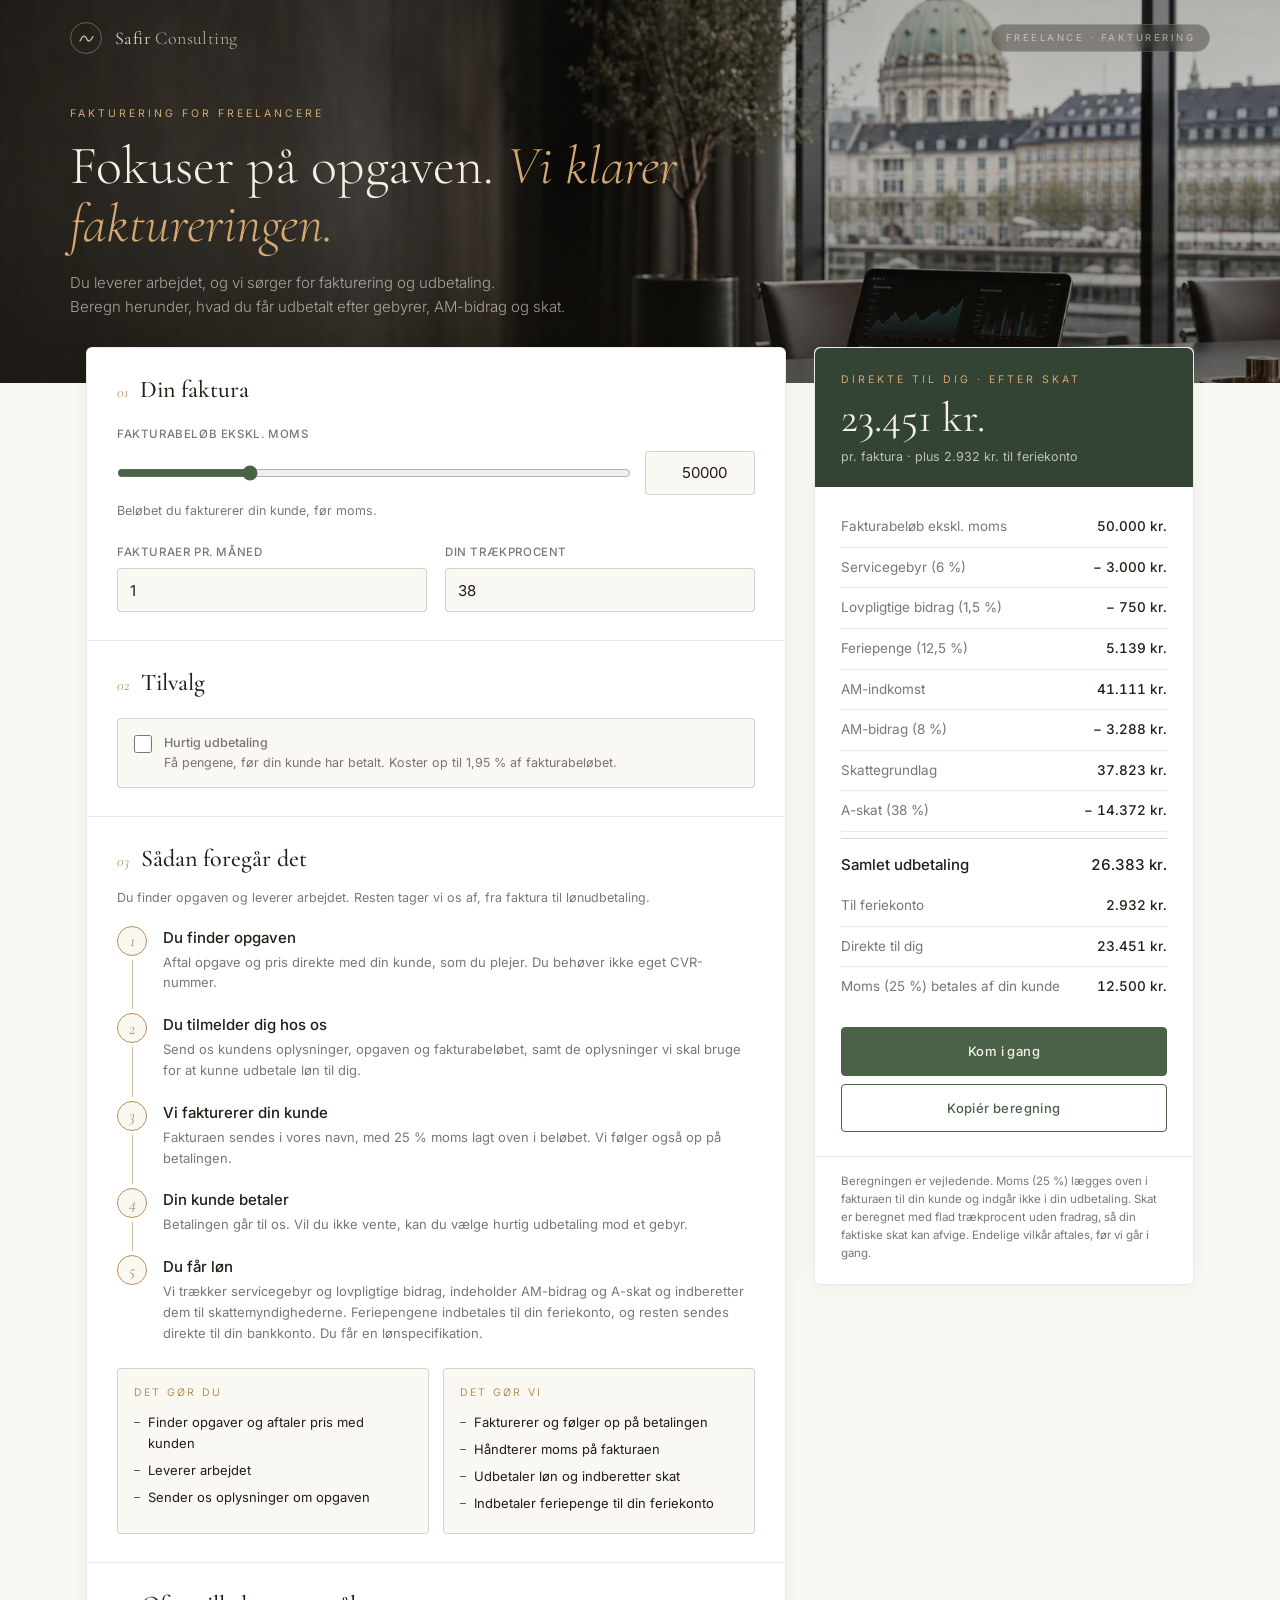
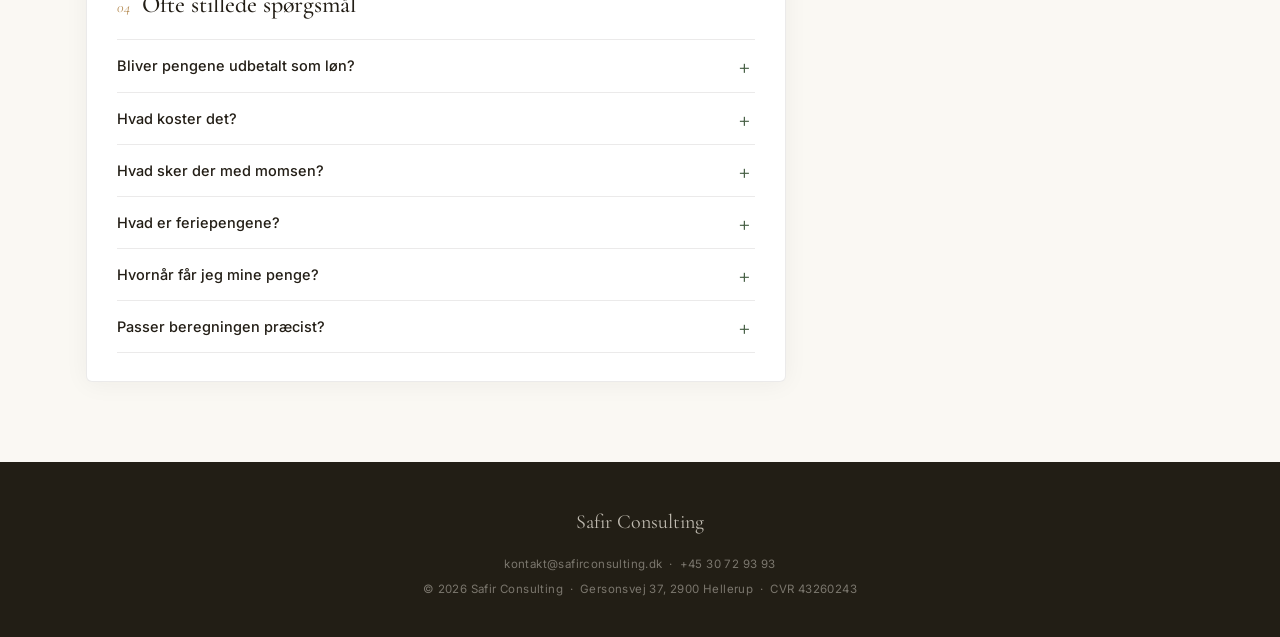
<file: safir/freelancer/index.html>
<!DOCTYPE html>
<html lang="da">
<head>
  <meta charset="UTF-8">
  <meta name="viewport" content="width=device-width, initial-scale=1.0">
  <title>Fakturering for freelancere | Safir Consulting</title>
  <!-- Skjult side: må ikke indekseres af søgemaskiner og linkes ikke fra forsiden -->
  <meta name="robots" content="noindex, nofollow, noarchive">
  <meta name="googlebot" content="noindex, nofollow">
  <meta name="description" content="Fakturering for freelancere. Beregn hvad du får udbetalt efter servicegebyr.">
  <link rel="preconnect" href="https://fonts.googleapis.com">
  <link rel="preconnect" href="https://fonts.gstatic.com" crossorigin>
  <link href="https://fonts.googleapis.com/css2?family=Cormorant+Garamond:ital,wght@0,300;0,400;0,500;0,600;1,300;1,400&family=Inter:wght@300;400;500;600&display=swap" rel="stylesheet">
<style>

*,*::before,*::after{box-sizing:border-box;margin:0;padding:0}
:focus-visible{outline:2px solid var(--bottle-green);outline-offset:3px;border-radius:2px}

:root{
  --bg:#faf8f3;--bg-warm:#f4ede0;--bg-alt:#ede5d4;--bg-dark:#1a1710;--bg-dark2:#221e15;
  --bottle-green:#4a6248;--bottle-green-l:#6b8a69;--bottle-green-d:#334435;--sage:#788f76;
  --warm-brown:#8a6040;--amber:#b8905a;--amber-l:#d4a870;--cream:#f5f0e6;--beige:#ddd0b8;--beige-d:#c8b898;
  --text:#231e16;--muted:rgba(35,30,22,.6);--muted2:rgba(35,30,22,.4);
  --border:rgba(35,30,22,.09);--border2:rgba(35,30,22,.17);
  --r:4px;
}
html{scroll-behavior:smooth}
body{background:var(--bg);color:var(--text);font-family:'Inter',sans-serif;font-size:15px;line-height:1.6;-webkit-font-smoothing:antialiased}
a{color:inherit}
input,select,button{font:inherit;color:inherit}

/* HEADER */
.top{
  position:relative;color:var(--cream);padding:22px 16px 64px;
  /* Samme billede som forsiden, med let mørkelægning så teksten er læsbar */
  background:
    linear-gradient(180deg,rgba(26,23,16,.25) 0%,rgba(26,23,16,.15) 45%,rgba(26,23,16,.6) 100%),
    linear-gradient(90deg,rgba(26,23,16,.5) 0%,rgba(26,23,16,.15) 45%,transparent 70%),
    url('[data-uri]') center 40%/cover no-repeat,
    var(--bg-dark);
}
.top-bar{max-width:1140px;margin:0 auto;display:flex;align-items:center;justify-content:space-between;gap:12px}
.logo{display:flex;align-items:center;gap:13px;text-decoration:none}
.logo-mark{width:32px;height:32px;border-radius:50%;border:1.5px solid rgba(245,240,230,.3);display:flex;align-items:center;justify-content:center;flex-shrink:0}
.logo-name{font-family:'Cormorant Garamond',serif;font-size:18px;letter-spacing:.4px;color:rgba(245,240,230,.9)}
.logo-name span{font-weight:300;opacity:.8}
.badge{background:rgba(26,23,16,.35);backdrop-filter:blur(6px);font-size:9.5px;font-weight:500;letter-spacing:2.5px;text-transform:uppercase;padding:5px 14px;border-radius:20px;border:1px solid rgba(245,240,230,.18);color:rgba(245,240,230,.5)}
.hero{max-width:1140px;margin:52px auto 0}
.eyebrow{font-size:10.5px;letter-spacing:3px;text-transform:uppercase;color:var(--amber-l);margin-bottom:14px}
.hero h1{font-family:'Cormorant Garamond',serif;font-weight:300;font-size:clamp(34px,5vw,54px);line-height:1.08;max-width:760px}
.hero h1 em{font-style:italic;color:var(--amber-l)}
.hero p{margin-top:18px;max-width:620px;color:rgba(245,240,230,.62);font-size:15px;font-weight:300}

/* LAYOUT */
.wrap{max-width:1140px;margin:-36px auto 0;padding:0 16px 80px;display:grid;grid-template-columns:minmax(0,1fr) 380px;gap:28px;align-items:start}
.wrap{position:relative;z-index:1}
.wrap>*{min-width:0}
.panel{background:#fff;border:1px solid var(--border);border-radius:6px;box-shadow:0 2px 24px rgba(35,30,22,.05)}
.section{padding:28px 30px;border-bottom:1px solid var(--border)}
.section:last-child{border-bottom:0}
.section-head{display:flex;align-items:baseline;gap:12px;margin-bottom:20px}
.step{font-family:'Cormorant Garamond',serif;font-size:15px;color:var(--amber);font-style:italic}
.section h2{font-family:'Cormorant Garamond',serif;font-weight:500;font-size:24px;line-height:1.2}
.hint{font-size:12.5px;color:var(--muted);margin-top:6px}

.grid2{display:grid;grid-template-columns:1fr 1fr;gap:18px}
.field label,.field .lbl{display:block;font-size:11.5px;font-weight:500;letter-spacing:.6px;text-transform:uppercase;color:var(--muted);margin-bottom:7px}
.field input[type=text],.field input[type=number],.field select{
  width:100%;height:44px;padding:0 12px;border:1px solid var(--border2);border-radius:var(--r);background:var(--bg);
  transition:border-color .15s,background .15s}
.field input:focus,.field select:focus{outline:none;border-color:var(--bottle-green);background:#fff}
.field select{appearance:none;background-image:url("data:image/svg+xml,%3Csvg xmlns='http://www.w3.org/2000/svg' width='10' height='6'%3E%3Cpath d='M1 1l4 4 4-4' stroke='%23231e16' stroke-opacity='.5' fill='none' stroke-width='1.3'/%3E%3C/svg%3E");background-repeat:no-repeat;background-position:right 14px center;padding-right:34px}

.range-row{display:flex;align-items:center;gap:14px}
.range-row input[type=range]{flex:1;accent-color:var(--bottle-green);height:24px}
.range-row input[type=number]{width:110px;flex:none;text-align:right}

/* Segmented radio */
.seg{display:grid;grid-template-columns:repeat(3,1fr);gap:8px}
.seg input{position:absolute;opacity:0;pointer-events:none}
.seg label{display:block;padding:11px 12px;border:1px solid var(--border2);border-radius:var(--r);cursor:pointer;font-size:13px;line-height:1.35;background:var(--bg);transition:all .15s;text-transform:none;letter-spacing:0;color:var(--text);font-weight:400;margin:0}
.seg label small{display:block;color:var(--muted);font-size:11.5px;margin-top:2px}
.seg input:checked+label{border-color:var(--bottle-green);background:rgba(74,98,72,.07);box-shadow:inset 0 0 0 1px var(--bottle-green)}
.seg input:focus-visible+label{outline:2px solid var(--bottle-green);outline-offset:2px}

/* Task cards */
.tasks{display:grid;grid-template-columns:minmax(0,1fr);gap:10px}
.task{border:1px solid var(--border2);border-radius:var(--r);background:var(--bg);transition:border-color .15s,background .15s}
.task.on{border-color:var(--bottle-green);background:#fff;box-shadow:inset 3px 0 0 var(--bottle-green)}
.task-main{display:flex;align-items:flex-start;gap:14px;padding:14px 16px;cursor:pointer}
.task-main input[type=checkbox]{width:18px;height:18px;margin-top:2px;accent-color:var(--bottle-green);flex:none;cursor:pointer}
.task-txt{flex:1;min-width:0}
.task-title{display:block;font-weight:500;font-size:14.5px}
.task-desc{display:block;font-size:12.5px;color:var(--muted);margin-top:2px}
.task-tag{flex:none;font-size:10.5px;letter-spacing:.4px;padding:3px 9px;border-radius:20px;background:var(--bg-alt);color:var(--warm-brown);white-space:nowrap;margin-top:1px}
.task-tag.fixed{background:rgba(74,98,72,.1);color:var(--bottle-green-d)}
.task-opts{display:none;padding:0 16px 16px 48px;gap:14px;grid-template-columns:1fr 1fr}
.task.on .task-opts{display:grid}
.task-opts-full{grid-template-columns:minmax(0,1fr)}
.task-opts .seg label{background:#fff}
.task-opts .field input,.task-opts .field select{height:40px;background:#fff}
.group-lbl{font-size:10.5px;letter-spacing:2.5px;text-transform:uppercase;color:var(--amber);margin:18px 0 4px}
.group-lbl:first-child{margin-top:0}

/* Summary */
.summary{position:sticky;top:20px}
.sum-head{padding:24px 26px 20px;background:var(--bottle-green-d);color:var(--cream);border-radius:6px 6px 0 0}
.sum-head .eyebrow{color:var(--amber-l);margin-bottom:8px}
.sum-big{font-family:'Cormorant Garamond',serif;font-size:42px;font-weight:400;line-height:1}
.sum-big small{font-family:'Inter',sans-serif;font-size:13px;font-weight:300;opacity:.7;margin-left:4px}
.sum-sub{font-size:12.5px;opacity:.72;margin-top:8px}
.sum-body{padding:20px 26px}
.kv{display:flex;justify-content:space-between;gap:12px;padding:9px 0;border-bottom:1px solid var(--border);font-size:13.5px}
.kv:last-child{border-bottom:0}
.kv span:first-child{color:var(--muted)}
.kv b{font-weight:500;text-align:right;font-variant-numeric:tabular-nums}
.kv.total{border-top:1px solid var(--border2);border-bottom:0;margin-top:6px;padding-top:14px;font-size:15px}
.kv.total span:first-child{color:var(--text);font-weight:500}
/* Opdelte grupper i estimatet */
.grp{padding:10px 0 13px;border-bottom:1px solid var(--border)}
.grp-sep{font-size:10.5px;letter-spacing:2.2px;text-transform:uppercase;color:var(--amber);margin-top:16px}
.grp-sep:first-child{margin-top:0}
.grp-head{display:flex;justify-content:space-between;gap:12px;font-size:14.5px}
.grp-head span{font-weight:500}
.grp-head b{font-weight:500;font-variant-numeric:tabular-nums;white-space:nowrap}
.grp-sub{font-size:12px;color:var(--muted);text-align:right;margin-top:1px}
.grp-items{list-style:none;margin-top:6px}
.grp-items li{display:flex;justify-content:space-between;gap:12px;font-size:12.5px;color:var(--muted);padding:2px 0 2px 12px;position:relative}
.grp-items li::before{content:'';position:absolute;left:0;top:11px;width:5px;height:1px;background:var(--beige-d)}
.grp-items b{font-weight:400;font-variant-numeric:tabular-nums;white-space:nowrap}
.grp-items i{font-style:normal;color:var(--muted2)}
.grp-note{font-size:11.5px;color:var(--bottle-green);margin-top:5px}
.empty{font-size:13px;color:var(--muted);padding:6px 0}


.actions{display:grid;gap:8px;padding:0 26px 24px}
.btn{display:block;width:100%;text-align:center;padding:13px 16px;border-radius:var(--r);border:1px solid var(--bottle-green);background:var(--bottle-green);color:var(--cream);font-size:13px;font-weight:500;letter-spacing:.4px;cursor:pointer;text-decoration:none;transition:background .15s}
.btn:hover{background:var(--bottle-green-d)}
.btn.ghost{background:transparent;color:var(--bottle-green)}
.btn.ghost:hover{background:rgba(74,98,72,.07)}
.lead{margin:0 26px 24px;padding:20px 0 0;border-top:1px solid var(--border)}
.lead[hidden]{display:none}
.lead-title{font-family:'Cormorant Garamond',serif;font-size:22px;font-weight:500;line-height:1.2}
.lead-sub{font-size:12.5px;color:var(--muted);margin:4px 0 16px}
.lead-field{margin-bottom:12px}
.flabel{display:block;font-size:11px;font-weight:500;letter-spacing:.6px;text-transform:uppercase;color:var(--muted);margin-bottom:6px}
.finput{width:100%;height:44px;padding:0 12px;border:1px solid var(--border2);border-radius:var(--r);background:var(--bg);transition:border-color .15s,background .15s}
.finput:focus{outline:none;border-color:var(--bottle-green);background:#fff}
.privacy-check{display:flex;align-items:flex-start;gap:9px;margin:16px 0 18px;font-size:12.5px;color:var(--muted)}
.privacy-check input{margin-top:3px;accent-color:var(--bottle-green)}
.btn-submit{width:100%;padding:14px;border-radius:var(--r);border:none;cursor:pointer;background:var(--bottle-green);color:var(--cream);font-size:10.5px;font-weight:700;letter-spacing:2px;text-transform:uppercase;transition:background .22s}
.btn-submit:hover{background:var(--bottle-green-d)}
.btn-submit:disabled{opacity:.7;cursor:default}
.fmsg{display:none;margin-top:12px;padding:11px 14px;border-radius:3px;font-size:13px;text-align:center}
.fmsg.err{display:block;background:rgba(185,28,28,.06);color:#b91c1c;border:1px solid rgba(185,28,28,.18)}
.fmsg.ok{display:block;background:rgba(34,197,94,.07);color:#15803d;border:1px solid rgba(34,197,94,.22)}
.note{padding:16px 26px 22px;font-size:11.5px;color:var(--muted);border-top:1px solid var(--border);line-height:1.55}
.toast{position:fixed;left:50%;bottom:24px;transform:translateX(-50%) translateY(20px);background:var(--bg-dark);color:var(--cream);padding:10px 18px;border-radius:20px;font-size:13px;opacity:0;transition:all .25s;pointer-events:none}
.toast.show{opacity:1;transform:translateX(-50%) translateY(0)}

footer{background:var(--bg-dark2);padding:44px 16px 36px;text-align:center}
footer .f-logo{font-family:'Cormorant Garamond',serif;font-size:20px;color:rgba(245,240,230,.75);margin-bottom:14px}
footer p{font-size:11.5px;color:rgba(245,240,230,.42);letter-spacing:.4px;line-height:2.1}
footer a{text-decoration:none;transition:color .15s}
footer a:hover{color:rgba(245,240,230,.82)}

@media (max-width:960px){
  .wrap{grid-template-columns:minmax(0,1fr)}
  .summary{position:static}
}
@media (max-width:620px){
  .top{padding-bottom:56px}
  .badge{display:none}
  .hero{margin-top:36px}
  .section{padding:22px 18px}
  .grid2,.task-opts{grid-template-columns:minmax(0,1fr)}
  .task-opts{padding-left:16px}
  .seg{grid-template-columns:1fr}
  .range-row input[type=number]{width:90px}
  .sum-head,.sum-body{padding-left:20px;padding-right:20px}
  .actions{padding:0 20px 20px}
  .note{padding:14px 20px 18px}
  .lead{margin:0 20px 20px}
}
@media print{
  .top,.actions,.lead,footer,.toast{display:none}
  body{background:#fff}
  .wrap{display:block;margin:0;padding:0}
  .panel{box-shadow:none}
  .summary{margin-top:20px;break-inside:avoid}
}

/* Freelancer-siden */
.steps{display:grid;grid-template-columns:repeat(3,minmax(0,1fr));gap:14px}
.stepbox{border:1px solid var(--border2);border-radius:var(--r);background:var(--bg);padding:16px}
.stepbox .n{font-family:'Cormorant Garamond',serif;font-style:italic;color:var(--amber);font-size:20px}
.stepbox b{display:block;font-weight:500;margin:2px 0 4px}
.stepbox span{display:block;font-size:12.5px;color:var(--muted)}
.check{display:flex;gap:12px;align-items:flex-start;padding:14px 16px;border:1px solid var(--border2);border-radius:var(--r);background:var(--bg);cursor:pointer}
.check input{width:18px;height:18px;margin-top:2px;accent-color:var(--bottle-green);flex:none}
.check b{font-weight:500;display:block}
.check span{font-size:12.5px;color:var(--muted)}
.check.on{border-color:var(--bottle-green);background:#fff;box-shadow:inset 3px 0 0 var(--bottle-green)}
.pct{font-size:13px;color:var(--muted);margin-top:4px}
.bignote{margin-top:14px;font-size:12.5px;color:var(--muted)}
.tl{list-style:none;counter-reset:t;display:grid;gap:0}
.tl li{counter-increment:t;position:relative;padding:0 0 20px 46px}
.tl li:last-child{padding-bottom:0}
.tl li::before{content:counter(t);position:absolute;left:0;top:0;width:30px;height:30px;border-radius:50%;border:1px solid var(--amber);color:var(--amber);font-family:'Cormorant Garamond',serif;font-style:italic;font-size:17px;display:flex;align-items:center;justify-content:center;background:var(--bg)}
.tl li::after{content:'';position:absolute;left:15px;top:34px;bottom:4px;width:1px;background:var(--beige-d)}
.tl li:last-child::after{display:none}
.tl b{display:block;font-weight:500}
.tl span{display:block;font-size:13px;color:var(--muted);margin-top:2px}
.who{display:grid;grid-template-columns:1fr 1fr;gap:14px;margin-top:24px}
.who>div{border:1px solid var(--border2);border-radius:var(--r);background:var(--bg);padding:16px}
.who-h{font-size:10.5px;letter-spacing:2.2px;text-transform:uppercase;color:var(--amber);margin-bottom:8px}
.who ul{list-style:none}
.who li{font-size:13px;padding:3px 0 3px 14px;position:relative}
.who li::before{content:'';position:absolute;left:0;top:13px;width:6px;height:1px;background:var(--bottle-green)}
.faq details{border-bottom:1px solid var(--border)}
.faq details:first-child{border-top:1px solid var(--border)}
.faq summary{cursor:pointer;list-style:none;padding:14px 28px 14px 0;font-weight:500;font-size:14.5px;position:relative}
.faq summary::-webkit-details-marker{display:none}
.faq summary::after{content:'+';position:absolute;right:4px;top:11px;font-size:20px;font-weight:300;color:var(--bottle-green)}
.faq details[open] summary::after{content:'−'}
.faq p{font-size:13.5px;color:var(--muted);padding:0 0 16px;max-width:60ch}
@media (max-width:620px){.steps,.who{grid-template-columns:minmax(0,1fr)}}
</style>
</head>
<body>

<header class="top">
  <div class="top-bar">
    <a class="logo" href="/" aria-label="Safir Consulting – forsiden">
      <span class="logo-mark">
        <svg width="15" height="11" viewBox="0 0 15 11" fill="none" aria-hidden="true">
          <path d="M1 8C3.5 2.5 6 1.5 7.5 5.5C9 9.5 11.5 8.5 14 3.5" stroke="rgba(245,240,230,.75)" stroke-width="1.3" stroke-linecap="round"/>
        </svg>
      </span>
      <span class="logo-name">Safir<span> Consulting</span></span>
    </a>
    <span class="badge">Freelance · Fakturering</span>
  </div>
  <div class="hero">
    <div class="eyebrow">Fakturering for freelancere</div>
    <h1>Fokuser på opgaven. <em>Vi klarer faktureringen.</em></h1>
    <p>Du leverer arbejdet, og vi sørger for fakturering og udbetaling.<br>Beregn herunder, hvad du får udbetalt efter gebyrer, AM-bidrag og skat.</p>
  </div>
</header>

<main class="wrap">
  <form class="panel" id="calc" onsubmit="return false" autocomplete="off">

    <section class="section">
      <div class="section-head"><span class="step">01</span><h2>Din faktura</h2></div>
      <div class="field">
        <label for="amtNum">Fakturabeløb ekskl. moms</label>
        <div class="range-row">
          <input type="range" id="amtRange" min="0" max="200000" step="1000" value="50000" aria-label="Fakturabeløb ekskl. moms">
          <input type="number" id="amtNum" min="0" max="10000000" step="500" value="50000">
        </div>
        <p class="hint">Beløbet du fakturerer din kunde, før moms.</p>
      </div>
      <div class="grid2" style="margin-top:22px">
        <div class="field">
          <label for="count">Fakturaer pr. måned</label>
          <input type="number" id="count" min="1" max="100" value="1">
        </div>
        <div class="field">
          <label for="taxPct">Din trækprocent</label>
          <input type="number" id="taxPct" min="0" max="60" step="0.5" value="38">
        </div>
      </div>
    </section>

    <section class="section">
      <div class="section-head"><span class="step">02</span><h2>Tilvalg</h2></div>
      <label class="check" id="fastBox">
        <input type="checkbox" id="fast">
        <span><b>Hurtig udbetaling</b><span id="fastTxt"></span></span>
      </label>
    </section>

    <section class="section">
      <div class="section-head"><span class="step">03</span><h2>Sådan foregår det</h2></div>
      <p class="hint" style="margin:-6px 0 18px">Du finder opgaven og leverer arbejdet. Resten tager vi os af, fra faktura til lønudbetaling.</p>
      <ol class="tl">
        <li><b>Du finder opgaven</b><span>Aftal opgave og pris direkte med din kunde, som du plejer. Du behøver ikke eget CVR-nummer.</span></li>
        <li><b>Du tilmelder dig hos os</b><span>Send os kundens oplysninger, opgaven og fakturabeløbet, samt de oplysninger vi skal bruge for at kunne udbetale løn til dig.</span></li>
        <li><b>Vi fakturerer din kunde</b><span>Fakturaen sendes i vores navn, med 25 % moms lagt oven i beløbet. Vi følger også op på betalingen.</span></li>
        <li><b>Din kunde betaler</b><span>Betalingen går til os. Vil du ikke vente, kan du vælge hurtig udbetaling mod et gebyr.</span></li>
        <li><b>Du får løn</b><span>Vi trækker servicegebyr og lovpligtige bidrag, indeholder AM-bidrag og A-skat og indberetter dem til skattemyndighederne. Feriepengene indbetales til din feriekonto, og resten sendes direkte til din bankkonto. Du får en lønspecifikation.</span></li>
      </ol>

      <div class="who">
        <div><div class="who-h">Det gør du</div>
          <ul><li>Finder opgaver og aftaler pris med kunden</li><li>Leverer arbejdet</li><li>Sender os oplysninger om opgaven</li></ul></div>
        <div><div class="who-h">Det gør vi</div>
          <ul><li>Fakturerer og følger op på betalingen</li><li>Håndterer moms på fakturaen</li><li>Udbetaler løn og indberetter skat</li><li>Indbetaler feriepenge til din feriekonto</li></ul></div>
      </div>
    </section>

    <section class="section">
      <div class="section-head"><span class="step">04</span><h2>Ofte stillede spørgsmål</h2></div>
      <div class="faq">
        <details><summary>Bliver pengene udbetalt som løn?</summary>
          <p>Ja. Du får løn for den opgave, du har udført. Det betyder, at AM-bidrag og A-skat bliver indeholdt og indberettet for dig, og at du optjener feriepenge. Du får altså selv det beløb, der står ud for "Direkte til dig" i beregningen.</p></details>
        <details><summary>Hvad koster det?</summary>
          <p>Et servicegebyr på 6 % og lovpligtige bidrag på 1,5 %, begge beregnet af fakturabeløbet ekskl. moms. Der er intet fast månedligt gebyr. Du betaler, når du fakturerer.</p></details>
        <details><summary>Hvad sker der med momsen?</summary>
          <p>Moms lægges oven i fakturaen til din kunde og afregnes af os. Den indgår ikke i din udbetaling og er ikke en udgift for dig.</p></details>
        <details><summary>Hvad er feriepengene?</summary>
          <p>Du optjener 12,5 % i feriepenge af din løn. De indbetales til din feriekonto, så du kan holde ferie med løn senere. Beløbet står i beregningen som "Til feriekonto".</p></details>
        <details><summary>Hvornår får jeg mine penge?</summary>
          <p>Normalt, når din kunde har betalt. Med hurtig udbetaling kan du få pengene, før kunden har betalt. Det koster op til 1,95 % af fakturabeløbet.</p></details>
        <details><summary>Passer beregningen præcist?</summary>
          <p>Beregningen er vejledende. Skatten er regnet med en flad trækprocent uden fradrag, så din faktiske skat kan afvige. Du kan selv ændre trækprocenten i beregneren.</p></details>
      </div>
    </section>
  </form>

  <aside class="panel summary" aria-live="polite">
    <div class="sum-head">
      <div class="eyebrow">Direkte til dig · efter skat</div>
      <div class="sum-big" id="sumBig">0 kr.</div>
      <div class="sum-sub" id="sumSub"></div>
    </div>
    <div class="sum-body" id="sumRows"></div>
    <div class="actions">
      <button class="btn" type="button" id="openLead" aria-expanded="false" aria-controls="lead">Kom i gang</button>
      <button class="btn ghost" type="button" id="copyBtn">Kopiér beregning</button>
    </div>
    <form class="lead" id="lead" hidden onsubmit="return false" novalidate>
      <div class="lead-title">Kom i gang</div>
      <p class="lead-sub">Din beregning sendes med automatisk. Vi vender tilbage inden for én hverdag.</p>
      <div class="lead-field"><label class="flabel" for="fNavn">Navn</label>
        <input class="finput" type="text" id="fNavn" autocomplete="name" placeholder="Dit fulde navn"></div>
      <div class="lead-field"><label class="flabel" for="fEmail">E-mail</label>
        <input class="finput" type="email" id="fEmail" autocomplete="email" placeholder="din@email.dk"></div>
      <div class="lead-field"><label class="flabel" for="fTlf">Telefon</label>
        <input class="finput" type="tel" id="fTlf" autocomplete="tel" placeholder="+45 00 00 00 00"></div>
      <div class="lead-field"><label class="flabel" for="fNote">Besked (valgfrit)</label>
        <input class="finput" type="text" id="fNote" placeholder="Kort beskrivelse af din opgave"></div>
      <div class="privacy-check">
        <input type="checkbox" id="priv">
        <label for="priv">Jeg accepterer at Safir Consulting må kontakte mig vedr. denne henvendelse.</label>
      </div>
      <button class="btn-submit" type="button" id="submitLead">Send besked</button>
      <div class="fmsg" id="formMsg" role="status"></div>
    </form>
    <p class="note">Beregningen er vejledende. Moms (25 %) lægges oven i fakturaen til din kunde og indgår ikke i din udbetaling. Skat er beregnet med flad trækprocent uden fradrag, så din faktiske skat kan afvige. Endelige vilkår aftales, før vi går i gang.</p>
  </aside>
</main>

<footer>
  <div class="f-logo">Safir Consulting</div>
  <p>
    <a href="mailto:kontakt@safirconsulting.dk">kontakt@safirconsulting.dk</a>
    &nbsp;&middot;&nbsp;
    <a href="tel:+4530729393">+45 30 72 93 93</a>
  </p>
  <p>&copy; 2026 Safir Consulting &nbsp;&middot;&nbsp; Gersonsvej 37, 2900 Hellerup &nbsp;&middot;&nbsp; CVR 43260243</p>
</footer>

<div class="toast" id="toast" role="status"></div>

<script>
/* ═══════════════════════════════════════════════════════════════
   PRISER – ret tallene her
   ═══════════════════════════════════════════════════════════════ */
const CONFIG = {
  feePct: 6,          // Servicegebyr i % af fakturabeløb ekskl. moms
  socialPct: 1.5,     // Lovpligtige sociale bidrag i % af fakturabeløb
  holidayPct: 12.5,   // Feriepenge i % af lønnen (AM-indkomst)
  amPct: 8,           // AM-bidrag
  taxPct: 38,         // Standard trækprocent (kan ændres på siden)
  fastPct: 1.95,      // Hurtig udbetaling: gebyr i % af fakturabeløb (op til)
  vat: 25             // Moms i %, lægges oven i fakturaen til kunden
};

const $ = id => document.getElementById(id);
const num = id => Math.max(0, parseFloat($(id).value) || 0);
const kr = v => Math.round(v).toLocaleString('da-DK') + ' kr.';
const pct = v => v.toLocaleString('da-DK', { maximumFractionDigits: 2 }) + ' %';
const row = (k, v, cls = '') => `<div class="kv ${cls}"><span>${k}</span><b>${v}</b></div>`;

$('fastTxt').textContent = `Få pengene, før din kunde har betalt. Koster op til ${pct(CONFIG.fastPct)} af fakturabeløbet.`;

// Beløb afrundes ned til hele kroner for AM-bidrag og skat, ligesom i en lønberegning
const fl = v => Math.floor(v + 1e-9);

function calc() {
  const amt = num('amtNum'), n = Math.max(1, Math.round(num('count')) || 1), fast = $('fast').checked;
  const taxRate = Math.min(100, num('taxPct')) / 100;
  const fee = amt * CONFIG.feePct / 100;
  const social = amt * CONFIG.socialPct / 100;
  const fastFee = fast ? amt * CONFIG.fastPct / 100 : 0;
  const base = Math.max(0, amt - fee - social - fastFee);        // til løn inkl. feriepenge
  const amIncome = base / (1 + CONFIG.holidayPct / 100);         // løn før AM-bidrag
  const holiday = base - amIncome;                               // feriepenge
  const am = fl(amIncome * CONFIG.amPct / 100);
  const taxBasis = amIncome - am;
  const tax = fl(taxBasis * taxRate);
  const direct = amIncome - am - tax;                            // udbetales direkte
  const hAm = fl(holiday * CONFIG.amPct / 100);                  // feriepenge: AM-bidrag og skat
  const hTax = fl((holiday - hAm) * taxRate);
  const vacation = holiday - hAm - hTax;                         // til feriekonto
  return { amt, n, fast, fee, social, fastFee, holiday, amIncome, am, taxBasis, tax, direct, vacation,
           total: direct + vacation, vatAmt: amt * CONFIG.vat / 100 };
}

function render() {
  const r = calc();
  $('sumBig').textContent = kr(r.direct);
  $('sumSub').textContent = `pr. faktura · plus ${kr(r.vacation)} til feriekonto` + (r.n > 1 ? ` · ${kr(r.direct * r.n)} pr. måned` : '');
  let h = '';
  h += row('Fakturabeløb ekskl. moms', kr(r.amt));
  h += row(`Servicegebyr (${pct(CONFIG.feePct)})`, '− ' + kr(r.fee));
  h += row(`Lovpligtige bidrag (${pct(CONFIG.socialPct)})`, '− ' + kr(r.social));
  if (r.fast) h += row(`Hurtig udbetaling (op til ${pct(CONFIG.fastPct)})`, '− ' + kr(r.fastFee));
  h += row(`Feriepenge (${pct(CONFIG.holidayPct)})`, kr(r.holiday));
  h += row('AM-indkomst', kr(r.amIncome));
  h += row(`AM-bidrag (${pct(CONFIG.amPct)})`, '− ' + kr(r.am));
  h += row('Skattegrundlag', kr(r.taxBasis));
  h += row(`A-skat (${pct(num('taxPct'))})`, '− ' + kr(r.tax));
  h += row('Samlet udbetaling', kr(r.total), 'total');
  h += row('Til feriekonto', kr(r.vacation));
  h += row('Direkte til dig', kr(r.direct));
  if (r.n > 1) h += row(`Direkte pr. måned (${r.n} fakturaer)`, kr(r.direct * r.n));
  h += row(`Moms (${CONFIG.vat} %) betales af din kunde`, kr(r.vatAmt));
  $('sumRows').innerHTML = h;
}

function summaryText(r) {
  const out = [
    'FAKTURERING FOR FREELANCERE – BEREGNING', '',
    'Fakturabeløb ekskl. moms: ' + kr(r.amt),
    `Servicegebyr (${pct(CONFIG.feePct)}): ${kr(r.fee)}`,
    `Lovpligtige bidrag (${pct(CONFIG.socialPct)}): ${kr(r.social)}`
  ];
  if (r.fast) out.push(`Hurtig udbetaling (op til ${pct(CONFIG.fastPct)}): ${kr(r.fastFee)}`);
  out.push(
    `Feriepenge (${pct(CONFIG.holidayPct)}): ${kr(r.holiday)}`,
    `AM-indkomst: ${kr(r.amIncome)}`,
    `AM-bidrag (${pct(CONFIG.amPct)}): ${kr(r.am)}`,
    `Skattegrundlag: ${kr(r.taxBasis)}`,
    `A-skat (${pct(num('taxPct'))}): ${kr(r.tax)}`,
    '',
    `Samlet udbetaling: ${kr(r.total)}`,
    `Til feriekonto: ${kr(r.vacation)}`,
    `Direkte til dig: ${kr(r.direct)} pr. faktura`
  );
  if (r.n > 1) out.push(`Fakturaer pr. måned: ${r.n} (${kr(r.direct * r.n)} pr. måned direkte)`);
  out.push('', 'Beregningen er vejledende.');
  return out.join('\n');
}

$('amtRange').addEventListener('input', e => { $('amtNum').value = e.target.value; render(); });
$('amtNum').addEventListener('input', e => { $('amtRange').value = Math.min(200000, e.target.value || 0); render(); });
$('calc').addEventListener('input', () => { $('fastBox').classList.toggle('on', $('fast').checked); render(); });

function toast(msg) { const t = $('toast'); t.textContent = msg; t.classList.add('show'); setTimeout(() => t.classList.remove('show'), 2000); }
$('copyBtn').addEventListener('click', async () => {
  const text = summaryText(calc());
  try { await navigator.clipboard.writeText(text); toast('Beregning kopieret'); }
  catch { const ta = document.createElement('textarea'); ta.value = text; document.body.appendChild(ta); ta.select(); document.execCommand('copy'); ta.remove(); toast('Beregning kopieret'); }
});

// ── Henvendelse: samme Formspree-formular som på forsiden ──
const FORMSPREE_URL = 'https://formspree.io/f/meedvdnb';
$('openLead').addEventListener('click', () => {
  const f = $('lead'), open = f.hidden;
  f.hidden = !open;
  $('openLead').setAttribute('aria-expanded', open);
  if (open) { f.scrollIntoView({ behavior: 'smooth', block: 'nearest' }); $('fNavn').focus({ preventScroll: true }); }
});
$('submitLead').addEventListener('click', () => {
  const navn = $('fNavn').value.trim(), email = $('fEmail').value.trim(), tlf = $('fTlf').value.trim();
  const msg = $('formMsg'), btn = $('submitLead');
  const show = (cls, txt) => { msg.className = 'fmsg ' + cls; msg.textContent = txt; };
  if (!navn || !email || !tlf) return show('err', 'Udfyld venligst navn, e-mail og telefon.');
  if (!/^\S+@\S+\.\S+$/.test(email)) return show('err', 'Tjek venligst e-mailadressen.');
  if (!$('priv').checked) return show('err', 'Du skal acceptere, at vi må kontakte dig.');

  const data = new FormData();
  data.append('name', navn);
  data.append('email', email);
  data.append('telefon', tlf);
  data.append('emne', 'Fakturering for freelancere');
  data.append('besked', ($('fNote').value.trim() ? $('fNote').value.trim() + '\n\n' : '') + summaryText(calc()));
  data.append('tidspunkt', new Date().toLocaleString('da-DK'));

  btn.disabled = true; btn.textContent = 'Sender…';
  fetch(FORMSPREE_URL, { method: 'POST', headers: { 'Accept': 'application/json' }, body: data })
    .then(res => { if (!res.ok) throw new Error(); show('ok', 'Tak, ' + navn + '! Vi vender tilbage inden for én hverdag.'); btn.textContent = 'Sendt'; })
    .catch(() => { show('err', 'Noget gik galt. Prøv igen eller skriv til kontakt@safirconsulting.dk.'); btn.disabled = false; btn.textContent = 'Send besked'; });
});

render();
</script>
</body>
</html>
</file>
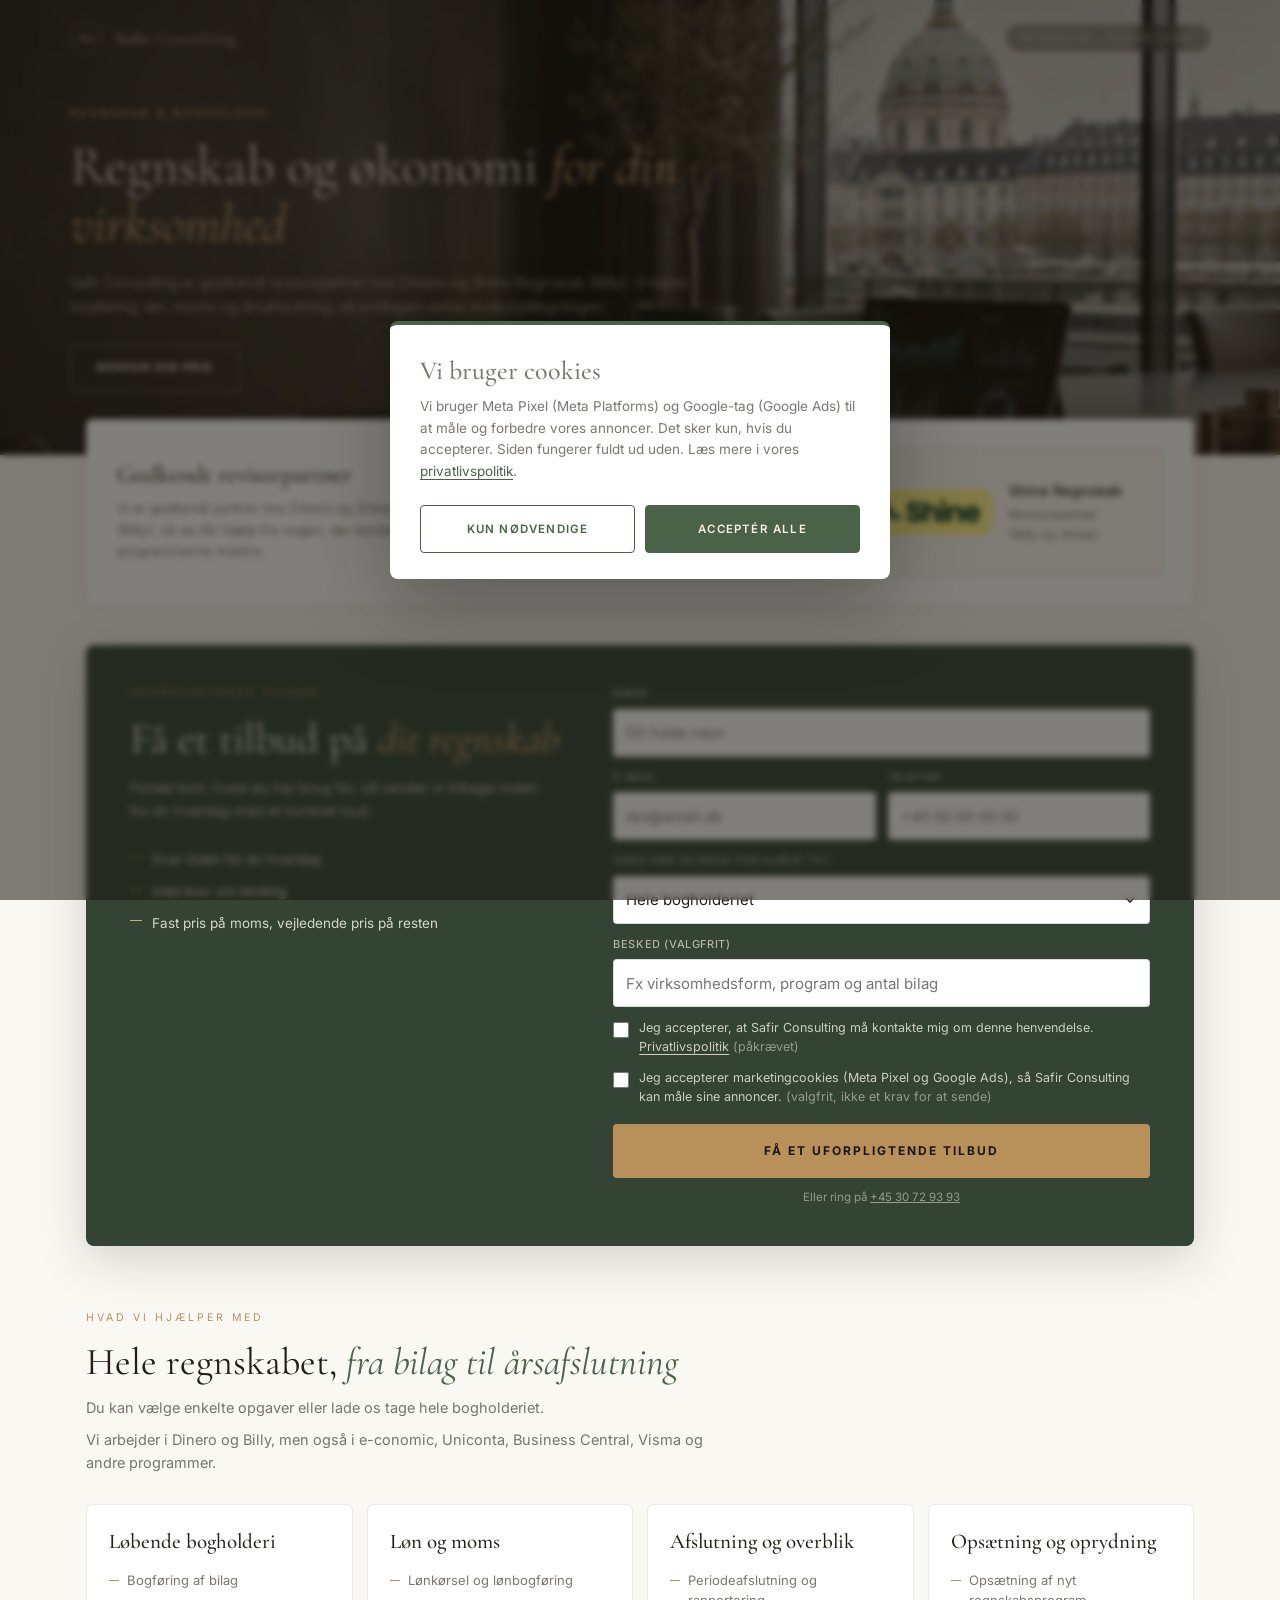
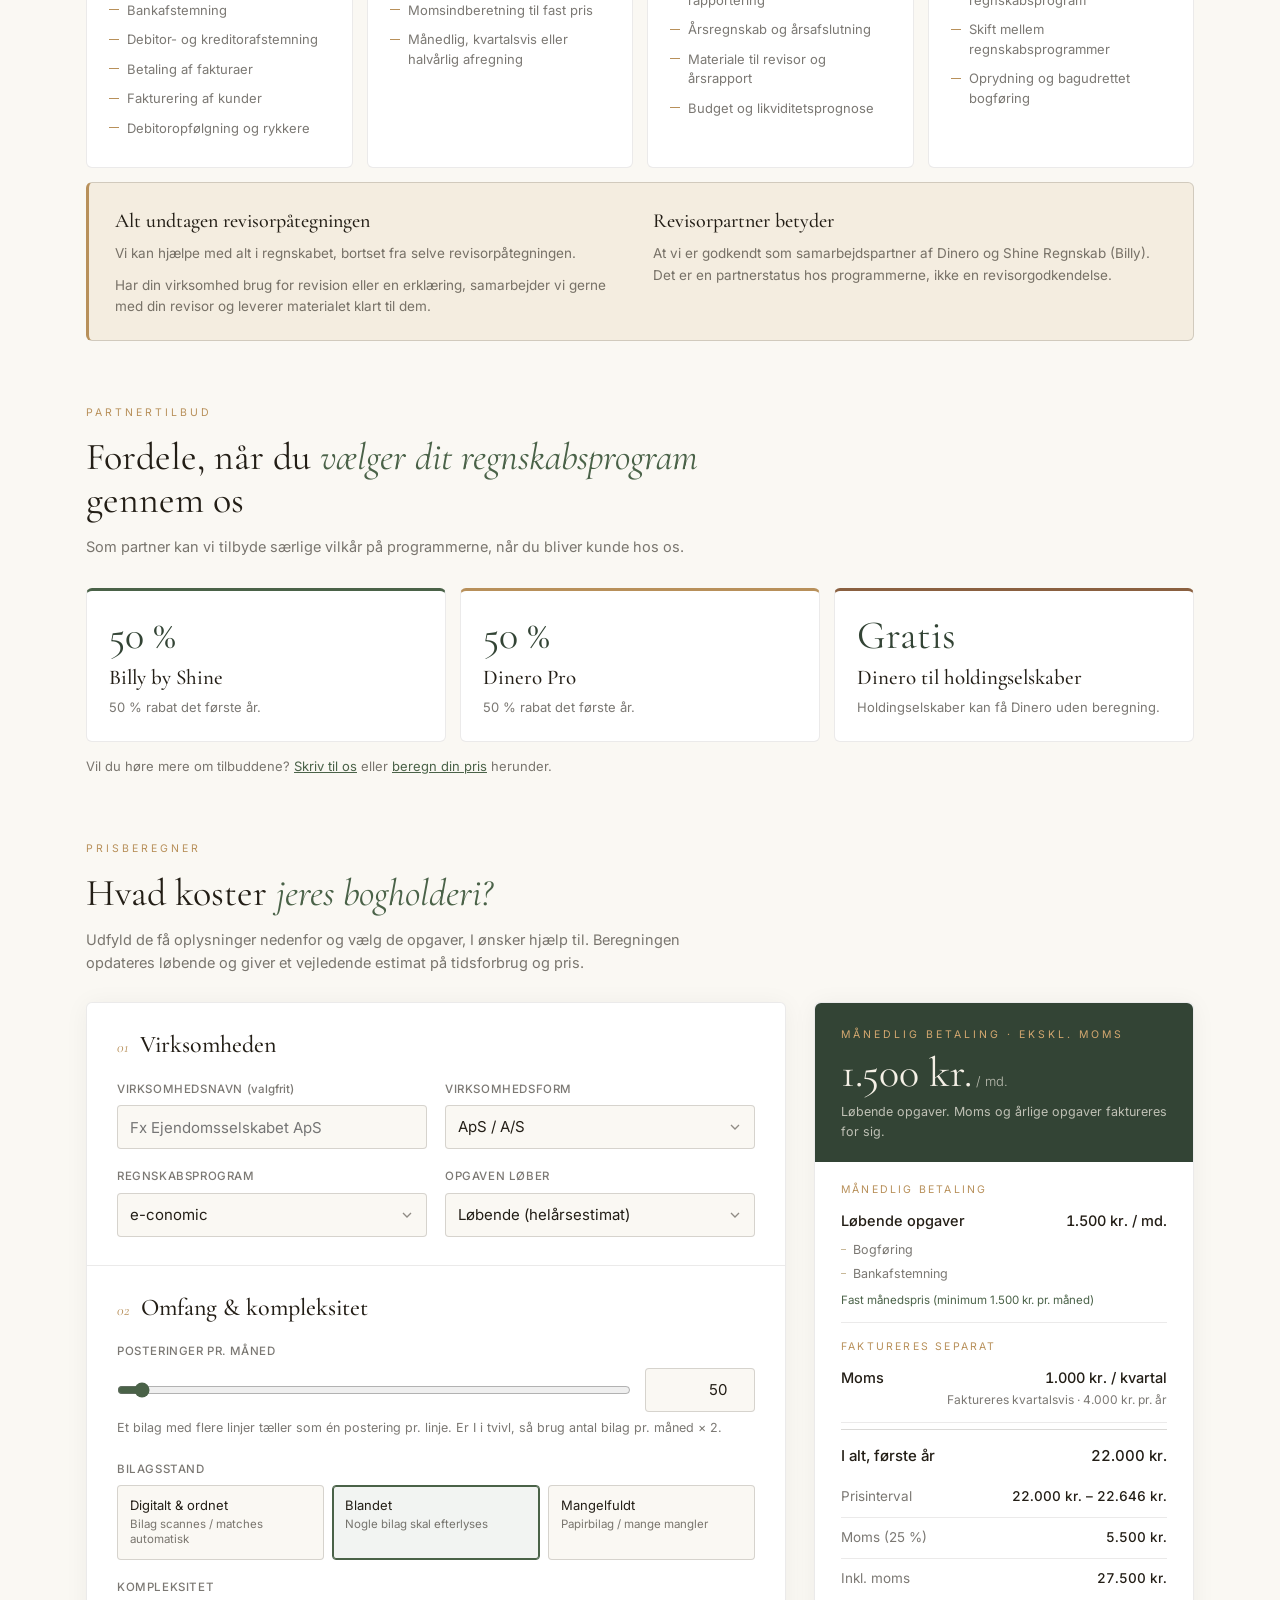
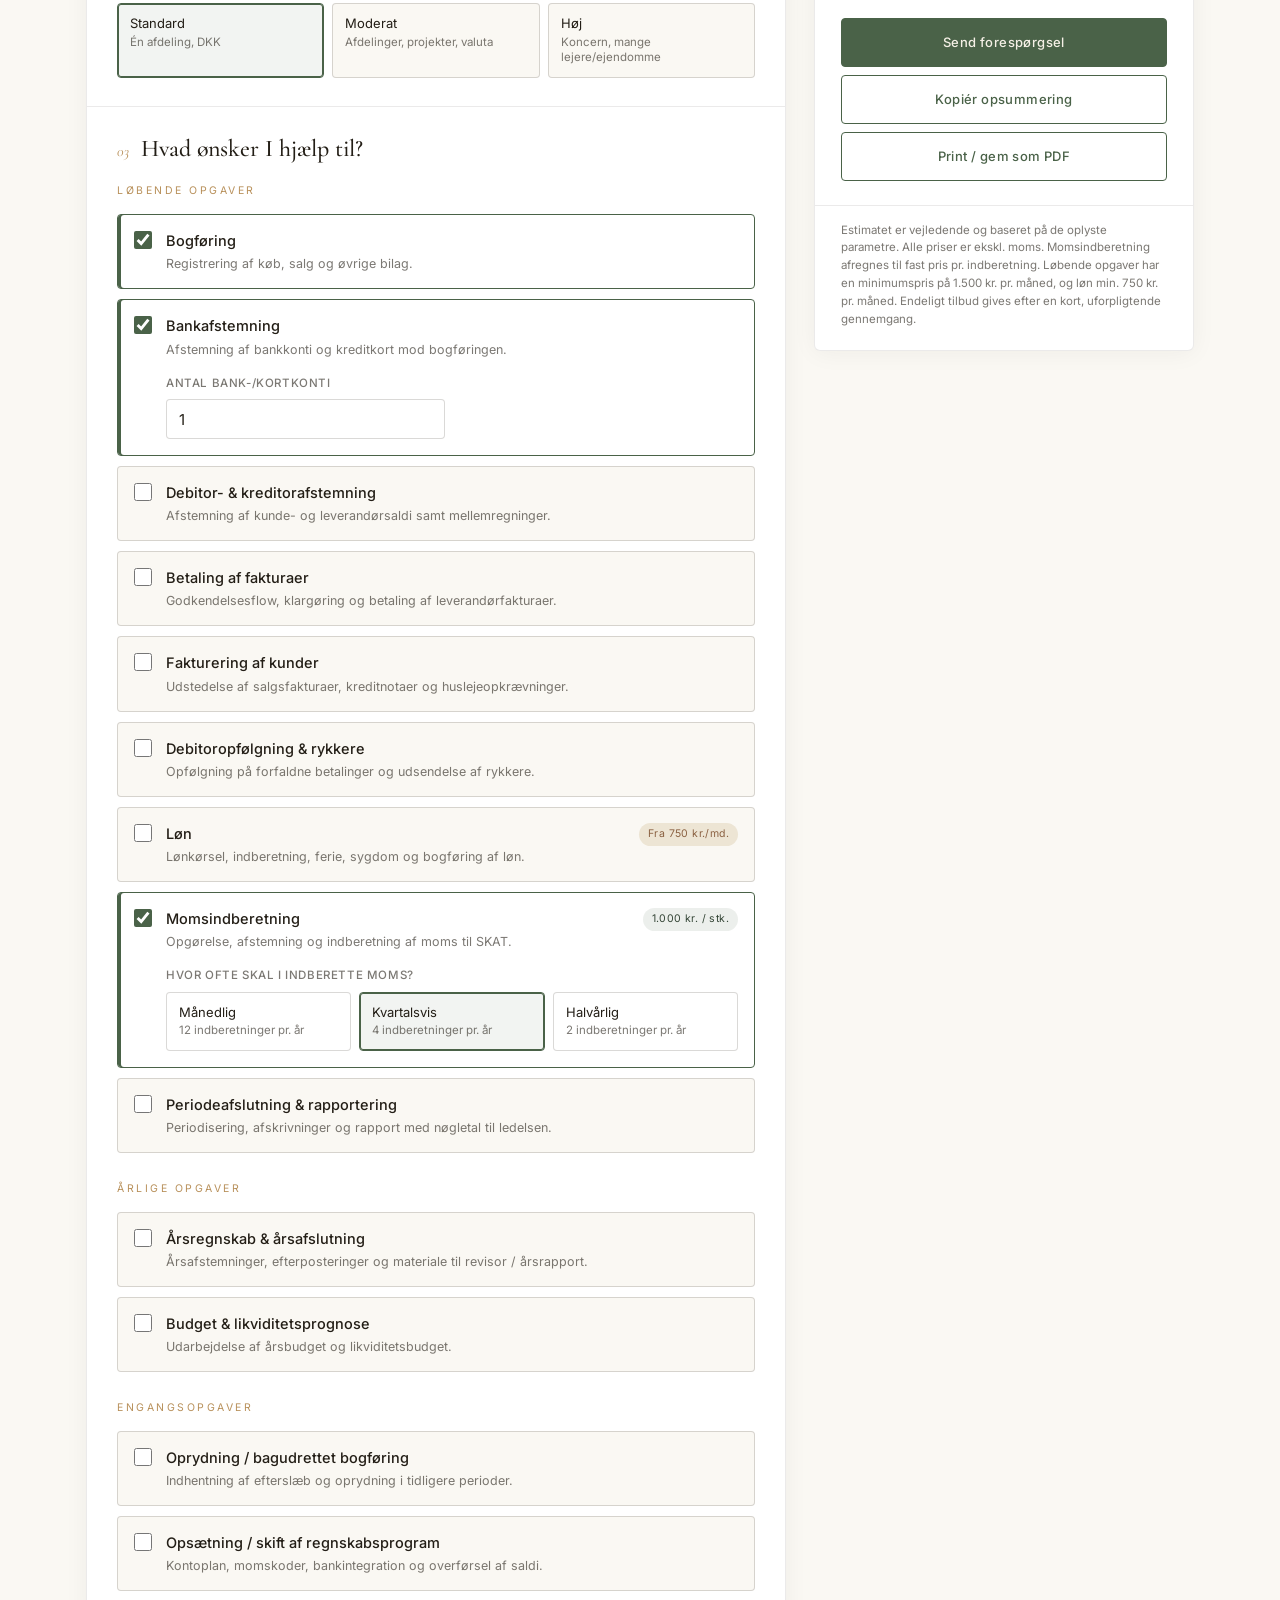
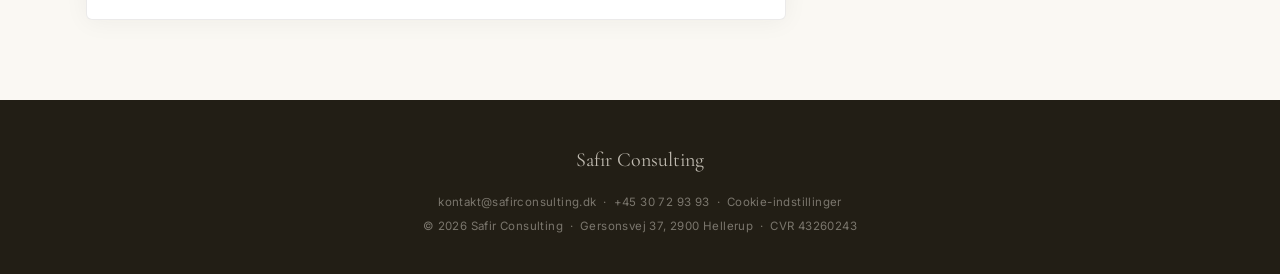
<file: safir/regnskab/index.html>
<!DOCTYPE html>
<html lang="da">
<head>
  <meta charset="UTF-8">
  <meta name="viewport" content="width=device-width, initial-scale=1.0">
  <title>Regnskab & Bogholderi | Safir Consulting</title>
  <!-- Skjult side: må ikke indekseres af søgemaskiner og linkes ikke fra forsiden -->
  <meta name="robots" content="noindex, nofollow, noarchive">
  <meta name="googlebot" content="noindex, nofollow">
  <meta name="description" content="Regnskab og bogholderi fra Safir Consulting. Revisorpartner hos Dinero og Shine Regnskab (Billy). Beregn et vejledende prisestimat.">
  <link rel="preconnect" href="https://fonts.googleapis.com">
  <link rel="preconnect" href="https://fonts.gstatic.com" crossorigin>
  <link href="https://fonts.googleapis.com/css2?family=Cormorant+Garamond:ital,wght@0,300;0,400;0,500;0,600;1,300;1,400&family=Inter:wght@300;400;500;600&display=swap" rel="stylesheet">
<style>
*,*::before,*::after{box-sizing:border-box;margin:0;padding:0}
:focus-visible{outline:2px solid var(--bottle-green);outline-offset:3px;border-radius:2px}

:root{
  --bg:#faf8f3;--bg-warm:#f4ede0;--bg-alt:#ede5d4;--bg-dark:#1a1710;--bg-dark2:#221e15;
  --bottle-green:#4a6248;--bottle-green-l:#6b8a69;--bottle-green-d:#334435;--sage:#788f76;
  --warm-brown:#8a6040;--amber:#b8905a;--amber-l:#d4a870;--cream:#f5f0e6;--beige:#ddd0b8;--beige-d:#c8b898;
  --text:#231e16;--muted:rgba(35,30,22,.6);--muted2:rgba(35,30,22,.4);
  --border:rgba(35,30,22,.09);--border2:rgba(35,30,22,.17);
  --r:4px;
}
html{scroll-behavior:smooth}
body{background:var(--bg);color:var(--text);font-family:'Inter',sans-serif;font-size:15px;line-height:1.6;-webkit-font-smoothing:antialiased}
a{color:inherit}
input,select,button{font:inherit;color:inherit}

/* HEADER */
.top{
  position:relative;color:var(--cream);padding:22px 16px 64px;
  /* Samme billede som forsiden, med let mørkelægning så teksten er læsbar */
  background:
    linear-gradient(180deg,rgba(26,23,16,.25) 0%,rgba(26,23,16,.15) 45%,rgba(26,23,16,.6) 100%),
    linear-gradient(90deg,rgba(26,23,16,.5) 0%,rgba(26,23,16,.15) 45%,transparent 70%),
    url('[data-uri]') center 40%/cover no-repeat,
    var(--bg-dark);
}
.top-bar{max-width:1140px;margin:0 auto;display:flex;align-items:center;justify-content:space-between;gap:12px}
.logo{display:flex;align-items:center;gap:13px;text-decoration:none}
.logo-mark{width:32px;height:32px;border-radius:50%;border:1.5px solid rgba(245,240,230,.3);display:flex;align-items:center;justify-content:center;flex-shrink:0}
.logo-name{font-family:'Cormorant Garamond',serif;font-size:18px;letter-spacing:.4px;color:rgba(245,240,230,.9)}
.logo-name span{font-weight:300;opacity:.8}
.badge{background:rgba(26,23,16,.35);backdrop-filter:blur(6px);font-size:9.5px;font-weight:500;letter-spacing:2.5px;text-transform:uppercase;padding:5px 14px;border-radius:20px;border:1px solid rgba(245,240,230,.18);color:rgba(245,240,230,.5)}
.hero{max-width:1140px;margin:52px auto 0}
.eyebrow{font-size:10.5px;letter-spacing:3px;text-transform:uppercase;color:var(--amber-l);margin-bottom:14px}
.hero h1{font-family:'Cormorant Garamond',serif;font-weight:300;font-size:clamp(34px,5vw,54px);line-height:1.08;max-width:760px}
.hero h1 em{font-style:italic;color:var(--amber-l)}
.hero p{margin-top:18px;max-width:620px;color:rgba(245,240,230,.62);font-size:15px;font-weight:300}

/* LAYOUT */
.wrap{max-width:1140px;margin:-36px auto 0;padding:0 16px 80px;display:grid;grid-template-columns:minmax(0,1fr) 380px;gap:28px;align-items:start}
.wrap{position:relative;z-index:1}
.wrap>*{min-width:0}
.panel{background:#fff;border:1px solid var(--border);border-radius:6px;box-shadow:0 2px 24px rgba(35,30,22,.05)}
.section{padding:28px 30px;border-bottom:1px solid var(--border)}
.section:last-child{border-bottom:0}
.section-head{display:flex;align-items:baseline;gap:12px;margin-bottom:20px}
.step{font-family:'Cormorant Garamond',serif;font-size:15px;color:var(--amber);font-style:italic}
.section h2{font-family:'Cormorant Garamond',serif;font-weight:500;font-size:24px;line-height:1.2}
.hint{font-size:12.5px;color:var(--muted);margin-top:6px}

.grid2{display:grid;grid-template-columns:1fr 1fr;gap:18px}
.field label,.field .lbl{display:block;font-size:11.5px;font-weight:500;letter-spacing:.6px;text-transform:uppercase;color:var(--muted);margin-bottom:7px}
.field input[type=text],.field input[type=number],.field select{
  width:100%;height:44px;padding:0 12px;border:1px solid var(--border2);border-radius:var(--r);background:var(--bg);
  transition:border-color .15s,background .15s}
.field input:focus,.field select:focus{outline:none;border-color:var(--bottle-green);background:#fff}
.field select{appearance:none;background-image:url("data:image/svg+xml,%3Csvg xmlns='http://www.w3.org/2000/svg' width='10' height='6'%3E%3Cpath d='M1 1l4 4 4-4' stroke='%23231e16' stroke-opacity='.5' fill='none' stroke-width='1.3'/%3E%3C/svg%3E");background-repeat:no-repeat;background-position:right 14px center;padding-right:34px}

.range-row{display:flex;align-items:center;gap:14px}
.range-row input[type=range]{flex:1;accent-color:var(--bottle-green);height:24px}
.range-row input[type=number]{width:110px;flex:none;text-align:right}

/* Segmented radio */
.seg{display:grid;grid-template-columns:repeat(3,1fr);gap:8px}
.seg input{position:absolute;opacity:0;pointer-events:none}
.seg label{display:block;padding:11px 12px;border:1px solid var(--border2);border-radius:var(--r);cursor:pointer;font-size:13px;line-height:1.35;background:var(--bg);transition:all .15s;text-transform:none;letter-spacing:0;color:var(--text);font-weight:400;margin:0}
.seg label small{display:block;color:var(--muted);font-size:11.5px;margin-top:2px}
.seg input:checked+label{border-color:var(--bottle-green);background:rgba(74,98,72,.07);box-shadow:inset 0 0 0 1px var(--bottle-green)}
.seg input:focus-visible+label{outline:2px solid var(--bottle-green);outline-offset:2px}

/* Task cards */
.tasks{display:grid;grid-template-columns:minmax(0,1fr);gap:10px}
.task{border:1px solid var(--border2);border-radius:var(--r);background:var(--bg);transition:border-color .15s,background .15s}
.task.on{border-color:var(--bottle-green);background:#fff;box-shadow:inset 3px 0 0 var(--bottle-green)}
.task-main{display:flex;align-items:flex-start;gap:14px;padding:14px 16px;cursor:pointer}
.task-main input[type=checkbox]{width:18px;height:18px;margin-top:2px;accent-color:var(--bottle-green);flex:none;cursor:pointer}
.task-txt{flex:1;min-width:0}
.task-title{display:block;font-weight:500;font-size:14.5px}
.task-desc{display:block;font-size:12.5px;color:var(--muted);margin-top:2px}
.task-tag{flex:none;font-size:10.5px;letter-spacing:.4px;padding:3px 9px;border-radius:20px;background:var(--bg-alt);color:var(--warm-brown);white-space:nowrap;margin-top:1px}
.task-tag.fixed{background:rgba(74,98,72,.1);color:var(--bottle-green-d)}
.task-opts{display:none;padding:0 16px 16px 48px;gap:14px;grid-template-columns:1fr 1fr}
.task.on .task-opts{display:grid}
.task-opts-full{grid-template-columns:minmax(0,1fr)}
.task-opts .seg label{background:#fff}
.task-opts .field input,.task-opts .field select{height:40px;background:#fff}
.group-lbl{font-size:10.5px;letter-spacing:2.5px;text-transform:uppercase;color:var(--amber);margin:18px 0 4px}
.group-lbl:first-child{margin-top:0}

/* Summary */
.summary{position:sticky;top:20px}
.sum-head{padding:24px 26px 20px;background:var(--bottle-green-d);color:var(--cream);border-radius:6px 6px 0 0}
.sum-head .eyebrow{color:var(--amber-l);margin-bottom:8px}
.sum-big{font-family:'Cormorant Garamond',serif;font-size:42px;font-weight:400;line-height:1}
.sum-big small{font-family:'Inter',sans-serif;font-size:13px;font-weight:300;opacity:.7;margin-left:4px}
.sum-sub{font-size:12.5px;opacity:.72;margin-top:8px}
.sum-body{padding:20px 26px}
.kv{display:flex;justify-content:space-between;gap:12px;padding:9px 0;border-bottom:1px solid var(--border);font-size:13.5px}
.kv:last-child{border-bottom:0}
.kv span:first-child{color:var(--muted)}
.kv b{font-weight:500;text-align:right;font-variant-numeric:tabular-nums}
.kv.total{border-top:1px solid var(--border2);border-bottom:0;margin-top:6px;padding-top:14px;font-size:15px}
.kv.total span:first-child{color:var(--text);font-weight:500}
/* Opdelte grupper i estimatet */
.grp{padding:10px 0 13px;border-bottom:1px solid var(--border)}
.grp-sep{font-size:10.5px;letter-spacing:2.2px;text-transform:uppercase;color:var(--amber);margin-top:16px}
.grp-sep:first-child{margin-top:0}
.grp-head{display:flex;justify-content:space-between;gap:12px;font-size:14.5px}
.grp-head span{font-weight:500}
.grp-head b{font-weight:500;font-variant-numeric:tabular-nums;white-space:nowrap}
.grp-sub{font-size:12px;color:var(--muted);text-align:right;margin-top:1px}
.grp-items{list-style:none;margin-top:6px}
.grp-items li{display:flex;justify-content:space-between;gap:12px;font-size:12.5px;color:var(--muted);padding:2px 0 2px 12px;position:relative}
.grp-items li::before{content:'';position:absolute;left:0;top:11px;width:5px;height:1px;background:var(--beige-d)}
.grp-items b{font-weight:400;font-variant-numeric:tabular-nums;white-space:nowrap}
.grp-items i{font-style:normal;color:var(--muted2)}
.grp-note{font-size:11.5px;color:var(--bottle-green);margin-top:5px}
.empty{font-size:13px;color:var(--muted);padding:6px 0}


.actions{display:grid;gap:8px;padding:0 26px 24px}
.btn{display:block;width:100%;text-align:center;padding:13px 16px;border-radius:var(--r);border:1px solid var(--bottle-green);background:var(--bottle-green);color:var(--cream);font-size:13px;font-weight:500;letter-spacing:.4px;cursor:pointer;text-decoration:none;transition:background .15s}
.btn:hover{background:var(--bottle-green-d)}
.btn.ghost{background:transparent;color:var(--bottle-green)}
.btn.ghost:hover{background:rgba(74,98,72,.07)}
.lead{margin:0 26px 24px;padding:20px 0 0;border-top:1px solid var(--border)}
.lead[hidden]{display:none}
.lead-title{font-family:'Cormorant Garamond',serif;font-size:22px;font-weight:500;line-height:1.2}
.lead-sub{font-size:12.5px;color:var(--muted);margin:4px 0 16px}
.lead-field{margin-bottom:12px}
.flabel{display:block;font-size:11px;font-weight:500;letter-spacing:.6px;text-transform:uppercase;color:var(--muted);margin-bottom:6px}
.finput{width:100%;height:44px;padding:0 12px;border:1px solid var(--border2);border-radius:var(--r);background:var(--bg);transition:border-color .15s,background .15s}
.finput:focus{outline:none;border-color:var(--bottle-green);background:#fff}
.privacy-check{display:flex;align-items:flex-start;gap:9px;margin:16px 0 18px;font-size:12.5px;color:var(--muted)}
.privacy-check input{margin-top:3px;accent-color:var(--bottle-green)}
.btn-submit{width:100%;padding:14px;border-radius:var(--r);border:none;cursor:pointer;background:var(--bottle-green);color:var(--cream);font-size:10.5px;font-weight:700;letter-spacing:2px;text-transform:uppercase;transition:background .22s}
.btn-submit:hover{background:var(--bottle-green-d)}
.btn-submit:disabled{opacity:.7;cursor:default}
.fmsg{display:none;margin-top:12px;padding:11px 14px;border-radius:3px;font-size:13px;text-align:center}
.fmsg.err{display:block;background:rgba(185,28,28,.06);color:#b91c1c;border:1px solid rgba(185,28,28,.18)}
.fmsg.ok{display:block;background:rgba(34,197,94,.07);color:#15803d;border:1px solid rgba(34,197,94,.22)}
.note{padding:16px 26px 22px;font-size:11.5px;color:var(--muted);border-top:1px solid var(--border);line-height:1.55}
.toast{position:fixed;left:50%;bottom:24px;transform:translateX(-50%) translateY(20px);background:var(--bg-dark);color:var(--cream);padding:10px 18px;border-radius:20px;font-size:13px;opacity:0;transition:all .25s;pointer-events:none}
.toast.show{opacity:1;transform:translateX(-50%) translateY(0)}

footer{background:var(--bg-dark2);padding:44px 16px 36px;text-align:center}
footer .f-logo{font-family:'Cormorant Garamond',serif;font-size:20px;color:rgba(245,240,230,.75);margin-bottom:14px}
footer p{font-size:11.5px;color:rgba(245,240,230,.42);letter-spacing:.4px;line-height:2.1}
footer a{text-decoration:none;transition:color .15s}
footer a:hover{color:rgba(245,240,230,.82)}


/* COOKIE-SAMTYKKE (popup) */
#cookieBanner{position:fixed;inset:0;z-index:600;display:none;align-items:center;justify-content:center;padding:16px;background:rgba(26,23,16,.55);backdrop-filter:blur(3px)}
#cookieBanner.visible{display:flex}
.cb-card{width:100%;max-width:500px;background:#fff;border-radius:8px;padding:30px 30px 26px;box-shadow:0 24px 80px rgba(26,23,16,.35);border-top:4px solid var(--bottle-green)}
.cb-card strong{display:block;font-family:'Cormorant Garamond',serif;font-weight:500;font-size:26px;line-height:1.2;margin-bottom:10px}
.cb-text{font-size:13.5px;color:var(--muted);line-height:1.6}
.cb-text a{color:var(--bottle-green);text-decoration:underline;text-underline-offset:3px}
.cb-btns{display:grid;grid-template-columns:1fr 1fr;gap:10px;margin-top:22px}
.cb-btns button{padding:14px 16px;border-radius:var(--r);cursor:pointer;font-size:11.5px;font-weight:600;letter-spacing:1.2px;text-transform:uppercase}
.cb-accept{background:var(--bottle-green);border:1px solid var(--bottle-green);color:var(--cream)}
.cb-accept:hover{background:var(--bottle-green-d)}
.cb-reject{background:#fff;border:1px solid var(--bottle-green);color:var(--bottle-green)}
.cb-reject:hover{background:rgba(74,98,72,.07)}
@media (max-width:480px){.cb-card{padding:24px 20px}.cb-btns{grid-template-columns:1fr}}
@media print{#cookieBanner,.fab{display:none!important}}

/* TILBUDSFORMULAR (øverst) */
.offer-form{background:var(--bottle-green-d);color:var(--cream);border-radius:8px;padding:40px 44px;display:grid;grid-template-columns:minmax(0,.9fr) minmax(0,1.1fr);gap:44px;align-items:start;box-shadow:0 12px 48px rgba(35,30,22,.18)}
.offer-form .eyebrow{color:var(--amber-l)}
.offer-form h2{font-family:'Cormorant Garamond',serif;font-weight:400;font-size:clamp(30px,3.6vw,42px);line-height:1.1}
.offer-form h2 em{font-style:italic;color:var(--amber-l)}
.offer-form .pitch{margin-top:14px;font-size:14.5px;color:rgba(245,240,230,.72);max-width:420px}
.offer-form ul{list-style:none;margin-top:22px}
.offer-form li{position:relative;padding:5px 0 5px 22px;font-size:13.5px;color:rgba(245,240,230,.85)}
.offer-form li::before{content:'';position:absolute;left:0;top:.95em;width:12px;height:1px;background:var(--amber-l)}
.of-grid{display:grid;grid-template-columns:1fr 1fr;gap:12px}
.of-grid .full{grid-column:1/-1}
.offer-form label.flabel{color:rgba(245,240,230,.65)}
.offer-form .finput{background:#fff;color:var(--text);height:48px}
.offer-form select.finput{appearance:none;background-image:url("data:image/svg+xml,%3Csvg xmlns='http://www.w3.org/2000/svg' width='10' height='6'%3E%3Cpath d='M1 1l4 4 4-4' stroke='%23231e16' stroke-width='1.5' fill='none'/%3E%3C/svg%3E");background-repeat:no-repeat;background-position:right 14px center;padding-right:34px}
.offer-form .chk{display:flex;align-items:flex-start;gap:10px;font-size:12.5px;line-height:1.5;color:rgba(245,240,230,.8);margin-top:12px}
.offer-form .chk input{margin-top:3px;width:16px;height:16px;flex:none;accent-color:var(--amber)}
.offer-form .chk a{text-decoration:underline;text-underline-offset:3px}
.offer-form .chk .opt{color:rgba(245,240,230,.5)}
.of-btn{width:100%;margin-top:18px;padding:17px;border:none;border-radius:var(--r);cursor:pointer;background:var(--amber);color:var(--bg-dark);font-size:12px;font-weight:700;letter-spacing:2px;text-transform:uppercase;transition:background .2s}
.of-btn:hover{background:var(--amber-l)}
.of-btn:disabled{opacity:.7;cursor:default}
.of-note{margin-top:10px;font-size:11.5px;color:rgba(245,240,230,.5);text-align:center}
.offer-form .fmsg.err{background:rgba(255,255,255,.95)}
.offer-form .fmsg.ok{background:rgba(255,255,255,.95)}
.fab{position:fixed;right:20px;bottom:20px;z-index:450;padding:14px 22px;border-radius:30px;background:var(--amber);color:var(--bg-dark);font-size:11.5px;font-weight:700;letter-spacing:1.5px;text-transform:uppercase;text-decoration:none;box-shadow:0 8px 28px rgba(35,30,22,.3);transition:transform .2s,opacity .25s}
.fab:hover{transform:translateY(-2px)}
.fab.hide{opacity:0;pointer-events:none}
@media (max-width:900px){.offer-form{grid-template-columns:minmax(0,1fr);padding:30px 22px;gap:26px}}
@media (max-width:520px){.of-grid{grid-template-columns:minmax(0,1fr)}.fab{right:12px;bottom:12px;padding:13px 18px}}

/* PARTNERE & YDELSER */
.hero-btn{display:inline-block;margin-top:26px;padding:13px 26px;border:1px solid rgba(245,240,230,.4);border-radius:var(--r);font-size:11px;font-weight:600;letter-spacing:1.5px;text-transform:uppercase;text-decoration:none;color:var(--cream);transition:background .2s}
.hero-btn:hover{background:rgba(245,240,230,.12)}
.intro{position:relative;z-index:1;max-width:1140px;margin:-36px auto 0;padding:0 16px}
.partners{display:grid;grid-template-columns:minmax(0,1.1fr) minmax(0,1fr) minmax(0,1fr);gap:28px;align-items:center;padding:28px 30px}
.partners h2{font-family:'Cormorant Garamond',serif;font-weight:500;font-size:24px;line-height:1.2;margin-bottom:8px}
.partners p{font-size:13.5px;color:var(--muted)}
.partner{display:flex;align-items:center;gap:16px;padding:14px 16px;border:1px solid var(--border2);border-radius:var(--r);background:var(--bg);min-height:128px}
.partner img{width:112px;height:auto;flex:none;display:block}
.partner-txt b{display:block;font-weight:500;font-size:14.5px}
.partner-txt span{display:block;font-size:12.5px;color:var(--muted);margin-top:2px}
.partner img.shine-logo{width:132px;border-radius:12px}
.block{max-width:1140px;margin:0 auto;padding:64px 16px 0}
.block .eyebrow{color:var(--amber)}
.block h2.title{font-family:'Cormorant Garamond',serif;font-weight:400;font-size:clamp(28px,3.6vw,38px);line-height:1.15;max-width:700px}
.block h2.title em{font-style:italic;color:var(--bottle-green)}
.block .lede+.lede{margin-top:8px}
.block .lede{margin-top:12px;max-width:640px;color:var(--muted);font-size:14.5px}
.svc-grid{display:grid;grid-template-columns:repeat(4,minmax(0,1fr));gap:14px;margin-top:30px}
.svc{background:#fff;border:1px solid var(--border);border-radius:6px;padding:24px 22px}
.svc h3{font-family:'Cormorant Garamond',serif;font-weight:500;font-size:21px;line-height:1.2;margin-bottom:12px}
.svc ul{list-style:none}
.svc li{position:relative;padding:5px 0 5px 18px;font-size:13px;line-height:1.5;color:var(--muted)}
.svc li::before{content:'';position:absolute;left:0;top:1.05em;width:10px;height:1px;background:var(--amber)}
.offers{display:grid;grid-template-columns:repeat(3,minmax(0,1fr));gap:14px;margin-top:30px}
.offer{background:#fff;border:1px solid var(--border);border-top:3px solid var(--bottle-green);border-radius:6px;padding:24px 22px}
.offer:nth-child(2){border-top-color:var(--amber)}
.offer:nth-child(3){border-top-color:var(--warm-brown)}
.offer-big{font-family:'Cormorant Garamond',serif;font-size:40px;font-weight:400;line-height:1;color:var(--bottle-green-d)}
.offer h3{font-family:'Cormorant Garamond',serif;font-weight:500;font-size:21px;line-height:1.2;margin:10px 0 6px}
.offer p{font-size:13px;color:var(--muted)}
.offers-note{margin-top:14px;font-size:13px;color:var(--muted)}
.offers-note a{color:var(--bottle-green);text-decoration:underline}
.limit{margin-top:14px;padding:22px 26px;border:1px solid var(--border2);border-left:3px solid var(--amber);border-radius:6px;background:var(--bg-warm);display:grid;grid-template-columns:minmax(0,1fr) minmax(0,1fr);gap:24px}
.limit h3{font-family:'Cormorant Garamond',serif;font-weight:500;font-size:20px;margin-bottom:6px}
.limit p{font-size:13.5px;color:var(--muted)}
.limit p+p{margin-top:10px}
.wrap{margin-top:28px}
@media (max-width:1000px){.offers{grid-template-columns:minmax(0,1fr)}.partners{grid-template-columns:minmax(0,1fr)}.svc-grid{grid-template-columns:repeat(2,minmax(0,1fr))}}
@media (max-width:960px){
  .wrap{grid-template-columns:minmax(0,1fr)}
  .summary{position:static}
}
@media (max-width:620px){
  .svc-grid,.limit{grid-template-columns:minmax(0,1fr)}
  .partners{padding:22px 18px}
  .block{padding-top:48px}
  .top{padding-bottom:56px}
  .badge{display:none}
  .hero{margin-top:36px}
  .section{padding:22px 18px}
  .grid2,.task-opts{grid-template-columns:minmax(0,1fr)}
  .task-opts{padding-left:16px}
  .seg{grid-template-columns:1fr}
  .range-row input[type=number]{width:90px}
  .sum-head,.sum-body{padding-left:20px;padding-right:20px}
  .actions{padding:0 20px 20px}
  .note{padding:14px 20px 18px}
  .lead{margin:0 20px 20px}
}
@media print{
  .top,.intro,.block,.actions,.lead,footer,.toast{display:none}
  body{background:#fff}
  .wrap{display:block;margin:0;padding:0}
  .panel{box-shadow:none}
  .summary{margin-top:20px;break-inside:avoid}
}
</style>
</head>
<body>

<header class="top">
  <div class="top-bar">
    <a class="logo" href="/" aria-label="Safir Consulting – forsiden">
      <span class="logo-mark">
        <svg width="15" height="11" viewBox="0 0 15 11" fill="none" aria-hidden="true">
          <path d="M1 8C3.5 2.5 6 1.5 7.5 5.5C9 9.5 11.5 8.5 14 3.5" stroke="rgba(245,240,230,.75)" stroke-width="1.3" stroke-linecap="round"/>
        </svg>
      </span>
      <span class="logo-name">Safir<span> Consulting</span></span>
    </a>
    <span class="badge">Regnskab · Bogholderi</span>
  </div>
  <div class="hero">
    <div class="eyebrow">Regnskab &amp; bogholderi</div>
    <h1>Regnskab og økonomi <em>for din virksomhed</em></h1>
    <p>Safir Consulting er godkendt revisorpartner hos Dinero og Shine Regnskab (Billy). Vi klarer bogføring, løn, moms og årsafslutning, alt undtagen selve revisorpåtegningen.</p>
    <a class="hero-btn" href="#beregner">Beregn din pris</a>
  </div>
</header>

<section class="intro" aria-label="Partnerskaber">
  <div class="panel partners">
    <div>
      <h2>Godkendt revisorpartner</h2>
      <p>Vi er godkendt partner hos Dinero og Shine Regnskab (Billy), så du får hjælp fra nogen, der kender programmerne indefra.</p>
    </div>
    <div class="partner">
      <img src="[data-uri]" alt="Godkendt af Dinero – Revisorpartner+" width="112">
      <div class="partner-txt"><b>Dinero</b><span>Revisorpartner+</span></div>
    </div>
    <div class="partner">
      <img class="shine-logo" src="[data-uri]" alt="Shine" width="132">
      <div class="partner-txt"><b>Shine Regnskab</b><span>Revisorpartner<br>(Billy by Shine)</span></div>
    </div>
  </div>
</section>

<section class="block" id="tilbud" aria-labelledby="tilbud-h2" style="padding-top:40px">
  <form class="offer-form" id="topLead" onsubmit="return false" novalidate>
    <div>
      <div class="eyebrow">Uforpligtende tilbud</div>
      <h2 id="tilbud-h2">Få et tilbud på <em>dit regnskab</em></h2>
      <p class="pitch">Fortæl kort, hvad du har brug for, så vender vi tilbage inden for én hverdag med et konkret bud.</p>
      <ul>
        <li>Svar inden for én hverdag</li>
        <li>Intet krav om binding</li>
        <li>Fast pris på moms, vejledende pris på resten</li>
      </ul>
    </div>
    <div>
      <div class="of-grid">
        <div class="full"><label class="flabel" for="tName">Navn</label>
          <input class="finput" type="text" id="tName" autocomplete="name" placeholder="Dit fulde navn"></div>
        <div><label class="flabel" for="tEmail">E-mail</label>
          <input class="finput" type="email" id="tEmail" autocomplete="email" placeholder="din@email.dk"></div>
        <div><label class="flabel" for="tTlf">Telefon</label>
          <input class="finput" type="tel" id="tTlf" autocomplete="tel" placeholder="+45 00 00 00 00"></div>
        <div class="full"><label class="flabel" for="tNeed">Hvad har du brug for hjælp til?</label>
          <select class="finput" id="tNeed">
            <option value="Hele bogholderiet">Hele bogholderiet</option>
            <option value="Løbende bogføring">Løbende bogføring</option>
            <option value="Løn og moms">Løn og moms</option>
            <option value="Årsregnskab og årsafslutning">Årsregnskab og årsafslutning</option>
            <option value="Opsætning eller skift af regnskabsprogram">Opsætning eller skift af regnskabsprogram</option>
            <option value="Oprydning og bagudrettet bogføring">Oprydning og bagudrettet bogføring</option>
            <option value="Andet">Andet</option>
          </select></div>
        <div class="full"><label class="flabel" for="tNote">Besked (valgfrit)</label>
          <input class="finput" type="text" id="tNote" placeholder="Fx virksomhedsform, program og antal bilag"></div>
      </div>
      <label class="chk"><input type="checkbox" id="tPriv"><span>Jeg accepterer, at Safir Consulting må kontakte mig om denne henvendelse. <a href="/#privatlivspolitik">Privatlivspolitik</a> <span class="opt">(påkrævet)</span></span></label>
      <label class="chk"><input type="checkbox" id="tMkt"><span>Jeg accepterer marketingcookies (Meta Pixel og Google Ads), så Safir Consulting kan måle sine annoncer. <span class="opt">(valgfrit, ikke et krav for at sende)</span></span></label>
      <button class="of-btn" type="button" id="tSubmit">Få et uforpligtende tilbud</button>
      <div class="fmsg" id="tMsg" role="status"></div>
      <div class="of-note">Eller ring på <a href="tel:+4530729393" style="text-decoration:underline">+45 30 72 93 93</a></div>
    </div>
  </form>
</section>

<section class="block" aria-labelledby="ydelser-h">
  <div class="eyebrow">Hvad vi hjælper med</div>
  <h2 class="title" id="ydelser-h">Hele regnskabet, <em>fra bilag til årsafslutning</em></h2>
  <p class="lede">Du kan vælge enkelte opgaver eller lade os tage hele bogholderiet.</p>
  <p class="lede">Vi arbejder i Dinero og Billy, men også i e-conomic, Uniconta, Business Central, Visma og andre programmer.</p>
  <div class="svc-grid">
    <div class="svc">
      <h3>Løbende bogholderi</h3>
      <ul>
        <li>Bogføring af bilag</li>
        <li>Bankafstemning</li>
        <li>Debitor- og kreditorafstemning</li>
        <li>Betaling af fakturaer</li>
        <li>Fakturering af kunder</li>
        <li>Debitoropfølgning og rykkere</li>
      </ul>
    </div>
    <div class="svc">
      <h3>Løn og moms</h3>
      <ul>
        <li>Lønkørsel og lønbogføring</li>
        <li>Momsindberetning til fast pris</li>
        <li>Månedlig, kvartalsvis eller halvårlig afregning</li>
      </ul>
    </div>
    <div class="svc">
      <h3>Afslutning og overblik</h3>
      <ul>
        <li>Periodeafslutning og rapportering</li>
        <li>Årsregnskab og årsafslutning</li>
        <li>Materiale til revisor og årsrapport</li>
        <li>Budget og likviditetsprognose</li>
      </ul>
    </div>
    <div class="svc">
      <h3>Opsætning og oprydning</h3>
      <ul>
        <li>Opsætning af nyt regnskabsprogram</li>
        <li>Skift mellem regnskabsprogrammer</li>
        <li>Oprydning og bagudrettet bogføring</li>
      </ul>
    </div>
  </div>
  <div class="limit">
    <div>
      <h3>Alt undtagen revisorpåtegningen</h3>
      <p>Vi kan hjælpe med alt i regnskabet, bortset fra selve revisorpåtegningen.</p>
      <p>Har din virksomhed brug for revision eller en erklæring, samarbejder vi gerne med din revisor og leverer materialet klart til dem.</p>
    </div>
    <div>
      <h3>Revisorpartner betyder</h3>
      <p>At vi er godkendt som samarbejdspartner af Dinero og Shine Regnskab (Billy). Det er en partnerstatus hos programmerne, ikke en revisorgodkendelse.</p>
    </div>
  </div>
</section>

<section class="block" aria-labelledby="tilbud-h">
  <div class="eyebrow">Partnertilbud</div>
  <h2 class="title" id="tilbud-h">Fordele, når du <em>vælger dit regnskabsprogram</em> gennem os</h2>
  <p class="lede">Som partner kan vi tilbyde særlige vilkår på programmerne, når du bliver kunde hos os.</p>
  <div class="offers">
    <div class="offer">
      <div class="offer-big">50 %</div>
      <h3>Billy by Shine</h3>
      <p>50 % rabat det første år.</p>
    </div>
    <div class="offer">
      <div class="offer-big">50 %</div>
      <h3>Dinero Pro</h3>
      <p>50 % rabat det første år.</p>
    </div>
    <div class="offer">
      <div class="offer-big">Gratis</div>
      <h3>Dinero til holdingselskaber</h3>
      <p>Holdingselskaber kan få Dinero uden beregning.</p>
    </div>
  </div>
  <p class="offers-note">Vil du høre mere om tilbuddene? <a href="mailto:kontakt@safirconsulting.dk">Skriv til os</a> eller <a href="#beregner">beregn din pris</a> herunder.</p>
</section>

<div class="block" id="beregner" style="padding-bottom:0">
  <div class="eyebrow">Prisberegner</div>
  <h2 class="title">Hvad koster <em>jeres bogholderi?</em></h2>
  <p class="lede">Udfyld de få oplysninger nedenfor og vælg de opgaver, I ønsker hjælp til. Beregningen opdateres løbende og giver et vejledende estimat på tidsforbrug og pris.</p>
</div>

<main class="wrap">
  <form class="panel" id="calc" onsubmit="return false" autocomplete="off">

    <!-- 1. Virksomheden -->
    <section class="section">
      <div class="section-head"><span class="step">01</span><h2>Virksomheden</h2></div>
      <div class="grid2">
        <div class="field">
          <label for="company">Virksomhedsnavn <span style="text-transform:none;letter-spacing:0">(valgfrit)</span></label>
          <input type="text" id="company" placeholder="Fx Ejendomsselskabet ApS">
        </div>
        <div class="field">
          <label for="form">Virksomhedsform</label>
          <select id="form">
            <option value="enk">Enkeltmandsvirksomhed / I/S</option>
            <option value="aps" selected>ApS / A/S</option>
            <option value="holding">Holdingselskab</option>
            <option value="ejendom">Ejendomsselskab</option>
            <option value="forening">Forening / ejerforening</option>
          </select>
        </div>
        <div class="field">
          <label for="system">Regnskabsprogram</label>
          <select id="system">
            <option value="economic" selected>e-conomic</option>
            <option value="dinero">Dinero</option>
            <option value="billy">Billy</option>
            <option value="uniconta">Uniconta</option>
            <option value="bc">Microsoft Dynamics 365 Business Central</option>
            <option value="c5">Dynamics C5 / NAV</option>
            <option value="visma">Visma Business / Visma.net</option>
            <option value="andet">Andet program</option>
            <option value="intet">Har ikke et program endnu</option>
          </select>
        </div>
        <div class="field">
          <label for="startMonths">Opgaven løber</label>
          <select id="startMonths">
            <option value="12" selected>Løbende (helårsestimat)</option>
            <option value="6">6 måneder</option>
            <option value="3">3 måneder</option>
            <option value="1">1 måned</option>
          </select>
        </div>
      </div>
    </section>

    <!-- 2. Omfang -->
    <section class="section">
      <div class="section-head"><span class="step">02</span><h2>Omfang & kompleksitet</h2></div>

      <div class="field">
        <label for="postsNum">Posteringer pr. måned</label>
        <div class="range-row">
          <input type="range" id="postsRange" min="0" max="1500" step="10" value="50" aria-label="Posteringer pr. måned">
          <input type="number" id="postsNum" min="0" max="20000" step="10" value="50">
        </div>
        <p class="hint">Et bilag med flere linjer tæller som én postering pr. linje. Er I i tvivl, så brug antal bilag pr. måned × 2.</p>
      </div>

      <div class="field" style="margin-top:22px">
        <span class="lbl">Bilagsstand</span>
        <div class="seg" role="radiogroup" aria-label="Bilagsstand">
          <input type="radio" name="docs" id="docs1" value="0.9"><label for="docs1">Digitalt & ordnet<small>Bilag scannes / matches automatisk</small></label>
          <input type="radio" name="docs" id="docs2" value="1" checked><label for="docs2">Blandet<small>Nogle bilag skal efterlyses</small></label>
          <input type="radio" name="docs" id="docs3" value="1.3"><label for="docs3">Mangelfuldt<small>Papirbilag / mange mangler</small></label>
        </div>
      </div>

      <div class="field" style="margin-top:18px">
        <span class="lbl">Kompleksitet</span>
        <div class="seg" role="radiogroup" aria-label="Kompleksitet">
          <input type="radio" name="cx" id="cx1" value="1" checked><label for="cx1">Standard<small>Én afdeling, DKK</small></label>
          <input type="radio" name="cx" id="cx2" value="1.15"><label for="cx2">Moderat<small>Afdelinger, projekter, valuta</small></label>
          <input type="radio" name="cx" id="cx3" value="1.3"><label for="cx3">Høj<small>Koncern, mange lejere/ejendomme</small></label>
        </div>
      </div>
    </section>

    <!-- 3. Opgaver -->
    <section class="section">
      <div class="section-head"><span class="step">03</span><h2>Hvad ønsker I hjælp til?</h2></div>
      <div class="tasks" id="tasks">

        <div class="group-lbl">Løbende opgaver</div>

        <div class="task" data-task="bogforing">
          <label class="task-main"><input type="checkbox" checked>
            <span class="task-txt"><span class="task-title">Bogføring</span><span class="task-desc">Registrering af køb, salg og øvrige bilag.</span></span>
            <span class="task-tag" data-rate></span></label>
        </div>

        <div class="task" data-task="afstemning">
          <label class="task-main"><input type="checkbox" checked>
            <span class="task-txt"><span class="task-title">Bankafstemning</span><span class="task-desc">Afstemning af bankkonti og kreditkort mod bogføringen.</span></span>
            <span class="task-tag" data-rate></span></label>
          <div class="task-opts">
            <div class="field"><label for="banks">Antal bank-/kortkonti</label><input type="number" id="banks" min="1" max="50" value="1"></div>
          </div>
        </div>

        <div class="task" data-task="debkred">
          <label class="task-main"><input type="checkbox">
            <span class="task-txt"><span class="task-title">Debitor- & kreditorafstemning</span><span class="task-desc">Afstemning af kunde- og leverandørsaldi samt mellemregninger.</span></span>
            <span class="task-tag" data-rate></span></label>
        </div>

        <div class="task" data-task="betaling">
          <label class="task-main"><input type="checkbox">
            <span class="task-txt"><span class="task-title">Betaling af fakturaer</span><span class="task-desc">Godkendelsesflow, klargøring og betaling af leverandørfakturaer.</span></span>
            <span class="task-tag" data-rate></span></label>
          <div class="task-opts">
            <div class="field"><label for="bills">Leverandørfakturaer pr. måned</label><input type="number" id="bills" min="0" max="5000" value="30"></div>
          </div>
        </div>

        <div class="task" data-task="fakturering">
          <label class="task-main"><input type="checkbox">
            <span class="task-txt"><span class="task-title">Fakturering af kunder</span><span class="task-desc">Udstedelse af salgsfakturaer, kreditnotaer og huslejeopkrævninger.</span></span>
            <span class="task-tag" data-rate></span></label>
          <div class="task-opts">
            <div class="field"><label for="invoices">Salgsfakturaer pr. måned</label><input type="number" id="invoices" min="0" max="5000" value="20"></div>
          </div>
        </div>

        <div class="task" data-task="rykker">
          <label class="task-main"><input type="checkbox">
            <span class="task-txt"><span class="task-title">Debitoropfølgning & rykkere</span><span class="task-desc">Opfølgning på forfaldne betalinger og udsendelse af rykkere.</span></span>
            <span class="task-tag" data-rate></span></label>
          <div class="task-opts">
            <div class="field"><label for="overdue">Forfaldne fakturaer pr. måned</label><input type="number" id="overdue" min="0" max="2000" value="5"></div>
          </div>
        </div>

        <div class="task" data-task="lon">
          <label class="task-main"><input type="checkbox">
            <span class="task-txt"><span class="task-title">Løn</span><span class="task-desc">Lønkørsel, indberetning, ferie, sygdom og bogføring af løn.</span></span>
            <span class="task-tag" data-rate></span></label>
          <div class="task-opts">
            <div class="field"><label for="employees">Antal medarbejdere</label><input type="number" id="employees" min="1" max="500" value="3"></div>
            <div class="field"><label for="payFreq">Lønperiode</label>
              <select id="payFreq"><option value="1" selected>Månedsløn</option><option value="2.17">14-dagesløn</option><option value="3.17">Både måneds- og 14-dagesløn</option></select></div>
          </div>
        </div>

        <div class="task" data-task="moms">
          <label class="task-main"><input type="checkbox" checked>
            <span class="task-txt"><span class="task-title">Momsindberetning</span><span class="task-desc">Opgørelse, afstemning og indberetning af moms til SKAT.</span></span>
            <span class="task-tag fixed" data-rate></span></label>
          <div class="task-opts task-opts-full">
            <div class="field">
              <span class="lbl">Hvor ofte skal I indberette moms?</span>
              <div class="seg" role="radiogroup" aria-label="Momsperiode">
                <input type="radio" name="vatPeriod" id="vat12" value="12"><label for="vat12">Månedlig<small>12 indberetninger pr. år</small></label>
                <input type="radio" name="vatPeriod" id="vat4" value="4" checked><label for="vat4">Kvartalsvis<small>4 indberetninger pr. år</small></label>
                <input type="radio" name="vatPeriod" id="vat2" value="2"><label for="vat2">Halvårlig<small>2 indberetninger pr. år</small></label>
              </div>
            </div>
          </div>
        </div>

        <div class="task" data-task="rapport">
          <label class="task-main"><input type="checkbox">
            <span class="task-txt"><span class="task-title">Periodeafslutning & rapportering</span><span class="task-desc">Periodisering, afskrivninger og rapport med nøgletal til ledelsen.</span></span>
            <span class="task-tag" data-rate></span></label>
          <div class="task-opts">
            <div class="field"><label for="reportFreq">Frekvens</label>
              <select id="reportFreq"><option value="12" selected>Månedlig</option><option value="4">Kvartalsvis</option></select></div>
          </div>
        </div>

        <div class="group-lbl">Årlige opgaver</div>

        <div class="task" data-task="aarsregnskab">
          <label class="task-main"><input type="checkbox">
            <span class="task-txt"><span class="task-title">Årsregnskab & årsafslutning</span><span class="task-desc">Årsafstemninger, efterposteringer og materiale til revisor / årsrapport.</span></span>
            <span class="task-tag" data-rate></span></label>
        </div>

        <div class="task" data-task="budget">
          <label class="task-main"><input type="checkbox">
            <span class="task-txt"><span class="task-title">Budget & likviditetsprognose</span><span class="task-desc">Udarbejdelse af årsbudget og likviditetsbudget.</span></span>
            <span class="task-tag" data-rate></span></label>
        </div>

        <div class="group-lbl">Engangsopgaver</div>

        <div class="task" data-task="oprydning">
          <label class="task-main"><input type="checkbox">
            <span class="task-txt"><span class="task-title">Oprydning / bagudrettet bogføring</span><span class="task-desc">Indhentning af efterslæb og oprydning i tidligere perioder.</span></span>
            <span class="task-tag" data-rate></span></label>
          <div class="task-opts">
            <div class="field"><label for="backlog">Antal måneder i efterslæb</label><input type="number" id="backlog" min="1" max="60" value="3"></div>
          </div>
        </div>

        <div class="task" data-task="opsaetning">
          <label class="task-main"><input type="checkbox">
            <span class="task-txt"><span class="task-title">Opsætning / skift af regnskabsprogram</span><span class="task-desc">Kontoplan, momskoder, bankintegration og overførsel af saldi.</span></span>
            <span class="task-tag" data-rate></span></label>
        </div>

      </div>
    </section>
  </form>

  <!-- Opsummering -->
  <aside class="panel summary" aria-live="polite">
    <div class="sum-head">
      <div class="eyebrow" id="sumEyebrow">Månedlig betaling · ekskl. moms</div>
      <div class="sum-big" id="sumMonthly">0 kr.<small>/ md.</small></div>
      <div class="sum-sub" id="sumMonthlySub">Gennemsnit pr. måned</div>
    </div>
    <div class="sum-body">
      <div id="sumRows"></div>
    </div>
    <div class="actions">
      <button class="btn" type="button" id="openLead" aria-expanded="false" aria-controls="lead">Send forespørgsel</button>
      <button class="btn ghost" type="button" id="copyBtn">Kopiér opsummering</button>
      <button class="btn ghost" type="button" onclick="window.print()">Print / gem som PDF</button>
    </div>
    <form class="lead" id="lead" hidden onsubmit="return false" novalidate>
      <div class="lead-title">Send os din forespørgsel</div>
      <p class="lead-sub">Dit estimat sendes med automatisk. Vi vender tilbage inden for én hverdag.</p>
      <div class="lead-field"><label class="flabel" for="fNavn">Navn</label>
        <input class="finput" type="text" id="fNavn" name="name" autocomplete="name" placeholder="Dit fulde navn"></div>
      <div class="lead-field"><label class="flabel" for="fEmail">E-mail</label>
        <input class="finput" type="email" id="fEmail" name="email" autocomplete="email" placeholder="din@email.dk"></div>
      <div class="lead-field"><label class="flabel" for="fTlf">Telefon</label>
        <input class="finput" type="tel" id="fTlf" name="telefon" autocomplete="tel" placeholder="+45 00 00 00 00"></div>
      <div class="lead-field"><label class="flabel" for="fNote">Besked (valgfrit)</label>
        <input class="finput" type="text" id="fNote" name="besked" placeholder="Kort beskrivelse af jeres situation"></div>
      <div class="privacy-check">
        <input type="checkbox" id="priv">
        <label for="priv">Jeg accepterer at Safir Consulting må kontakte mig vedr. denne henvendelse.</label>
      </div>
      <div class="privacy-check">
        <input type="checkbox" id="privMkt">
        <label for="privMkt">Jeg accepterer marketingcookies (Meta Pixel og Google Ads). <span style="opacity:.6">Valgfrit, ikke et krav for at sende.</span></label>
      </div>
      <button class="btn-submit" type="button" id="submitLead">Send besked</button>
      <div class="fmsg" id="formMsg" role="status"></div>
    </form>
    <p class="note">Estimatet er vejledende og baseret på de oplyste parametre. Alle priser er ekskl. moms. Momsindberetning afregnes til fast pris pr. indberetning. Løbende opgaver har en minimumspris på <span id="minNote"></span> pr. måned, og løn min. <span id="minPayNote"></span> pr. måned. Endeligt tilbud gives efter en kort, uforpligtende gennemgang.</p>
  </aside>
</main>

<a class="fab" id="fab" href="#tilbud">Få et tilbud</a>

<footer>
  <div class="f-logo">Safir Consulting</div>
  <p>
    <a href="mailto:kontakt@safirconsulting.dk">kontakt@safirconsulting.dk</a>
    &nbsp;&middot;&nbsp;
    <a href="tel:+4530729393">+45 30 72 93 93</a>
    &nbsp;&middot;&nbsp;
    <a href="#" onclick="scReopenConsent();return false;">Cookie-indstillinger</a>
  </p>
  <p>&copy; 2026 Safir Consulting &nbsp;&middot;&nbsp; Gersonsvej 37, 2900 Hellerup &nbsp;&middot;&nbsp; CVR 43260243</p>
</footer>

<div class="toast" id="toast" role="status"></div>

<script>
/* ═══════════════════════════════════════════════════════════════
   PRISER & ANTAGELSER – ret tallene her for at justere beregningen
   ═══════════════════════════════════════════════════════════════ */
const CONFIG = {
  vatFee: 1000,          // Fast pris pr. momsindberetning (kr. ekskl. moms)
  vat: 0.25,             // Dansk moms
  rangePct: 0.15,        // ± usikkerhed på timeestimatet
  rates: {               // Timepris pr. opgave (kr. ekskl. moms)
    bogforing: 595, afstemning: 595, betaling: 595, fakturering: 595, rykker: 595,
    debkred: 650, lon: 695, oprydning: 695,
    rapport: 795, aarsregnskab: 795, budget: 795, opsaetning: 795
  },
  // Tidsfaktor pr. regnskabsprogram (1 = normal)
  system: { economic:1, dinero:0.9, billy:0.9, uniconta:1.05, bc:1.15, c5:1.2, visma:1.15, andet:1.15, intet:1.25 },
  // Grundtimer til årsregnskab pr. virksomhedsform
  yearBase: { enk:4, aps:6, holding:4, ejendom:10, forening:5 },
  yearPerPostMin: 0.15,  // Ekstra minutter pr. postering pr. år til årsafslutning
  minPerPost: 2,         // Minutter pr. postering ved bogføring
  // Minimumspriser (kr. ekskl. moms) – sæt til 0 for at slå fra
  minPayrollMonthly: 750, // Løn: minimum pr. måned
  cleanupFactor: 1.3,      // Oprydning = månedlig bogføringspris × denne faktor × antal måneder i efterslæb
  minMonthly: 1500         // Løbende opgaver (ekskl. løn og moms): minimum pr. måned
};

const NAMES = {
  bogforing:'Bogføring', afstemning:'Bankafstemning', debkred:'Debitor- & kreditorafstemning',
  betaling:'Betaling af fakturaer', fakturering:'Fakturering af kunder', rykker:'Debitoropfølgning & rykkere',
  lon:'Løn', moms:'Momsindberetning', rapport:'Periodeafslutning & rapportering',
  aarsregnskab:'Årsregnskab & årsafslutning', budget:'Budget & likviditetsprognose',
  minimum:'Tillæg til minimumspris', oprydning:'Oprydning / bagudrettet bogføring', opsaetning:'Opsætning / skift af regnskabsprogram'
};
const GROUPS = [
  { id: 'loebende', name: 'Løbende opgaver' },
  { id: 'lon',      name: 'Løn' },
  { id: 'moms',     name: 'Moms' },
  { id: 'yearly',   name: 'Årlige opgaver' },
  { id: 'once',     name: 'Engangsopgaver' }
];
const VAT_UNIT = { 12: 'måned', 4: 'kvartal', 2: 'halvår' };
const VAT_BILL = { 12: 'månedligt', 4: 'kvartalsvis', 2: 'halvårligt' };
const vatLbl = () => document.querySelector('input[name="vatPeriod"]:checked + label').firstChild.textContent;
const SYSTEM_NAMES = {}; document.querySelectorAll('#system option').forEach(o => SYSTEM_NAMES[o.value] = o.textContent);

// Intern visning med timer og timepriser: tilføj ?intern til adressen, fx /regnskab?intern
const INTERNAL = new URLSearchParams(location.search).has('intern');

const $ = id => document.getElementById(id);
const num = (id, min = 0) => Math.max(min, parseFloat($(id).value) || 0);
const radio = n => parseFloat(document.querySelector(`input[name="${n}"]:checked`).value);
const kr = v => Math.round(v).toLocaleString('da-DK') + ' kr.';
const hrs = v => (Math.round(v * 4) / 4).toLocaleString('da-DK', { maximumFractionDigits: 2 }) + ' t';
const radioVal = n => document.querySelector(`input[name="${n}"]:checked`).value;
const isOn = t => document.querySelector(`[data-task="${t}"] input[type=checkbox]`).checked;

// Vis timepris på hver opgave
document.querySelectorAll('.task').forEach(el => {
  const t = el.dataset.task, tag = el.querySelector('[data-rate]');
  if (t === 'moms') tag.textContent = kr(CONFIG.vatFee) + ' / stk.';
  else if (INTERNAL) tag.textContent = CONFIG.rates[t] + ' kr./t' + (t === 'lon' && CONFIG.minPayrollMonthly ? ` · min. ${kr(CONFIG.minPayrollMonthly)}/md.` : '');
  else if (t === 'lon' && CONFIG.minPayrollMonthly) tag.textContent = `Fra ${kr(CONFIG.minPayrollMonthly)}/md.`;
  else tag.remove();
});

function calc() {
  const posts = num('postsNum');
  const sys = CONFIG.system[$('system').value];
  const docs = radio('docs'), cx = radio('cx');
  const months = parseInt($('startMonths').value, 10);
  const f = sys * docs * cx;               // samlet tidsfaktor for bilagstunge opgaver

  // Timer pr. måned for løbende opgaver
  const bogMonthly = posts * CONFIG.minPerPost / 60 * f;
  const monthly = {
    bogforing:   bogMonthly,
    afstemning:  (num('banks', 1) * 0.4 + posts * 0.25 / 60) * sys * cx,
    debkred:     (1 + posts * 0.2 / 60) * f,
    betaling:    (0.25 + num('bills') * 2.5 / 60) * sys,
    fakturering: (0.25 + num('invoices') * 4 / 60) * sys,
    rykker:      (0.25 + num('overdue') * 6 / 60),
    lon:         parseFloat($('payFreq').value) * (0.75 + num('employees', 1) * 10 / 60) * sys,
    rapport:     (parseInt($('reportFreq').value, 10) === 12 ? 2.5 : 3.5 / 3) * cx
  };
  // Timer pr. år for årlige opgaver
  const yearly = {
    aarsregnskab: (CONFIG.yearBase[$('form').value] + posts * 12 * CONFIG.yearPerPostMin / 60) * f,
    budget:       6 * cx
  };
  // Engangsopgaver
  const once = {
    opsaetning: 5 * cx * (sys > 1 ? 1.2 : 1)
  };

  const lines = [];
  const add = (cat, t, h, periodTxt) => {
    if (!isOn(t)) return;
    h = Math.round(h * 4) / 4;              // afrund til kvarter
    let amount = h * CONFIG.rates[t], minApplied = false;
    if (t === 'lon' && amount < CONFIG.minPayrollMonthly * months) { amount = CONFIG.minPayrollMonthly * months; minApplied = true; }
    lines.push({ cat, t, h, rate: CONFIG.rates[t], amount, periodTxt, minApplied });
  };
  for (const t in monthly) add(t === 'lon' ? 'lon' : 'loebende', t, monthly[t] * months, months === 12 ? 'pr. år' : `${months} md.`);
  for (const t in yearly)  add('yearly', t, yearly[t], 'pr. år');
  for (const t in once)    add('once', t, once[t], 'engang');

  if (isOn('moms')) {
    const perYear = parseInt(radioVal('vatPeriod'), 10);
    const count = Math.max(1, Math.round(perYear * months / 12));
    lines.push({ cat: 'moms', t: 'moms', h: 0, count, amount: count * CONFIG.vatFee, fixed: true });
  }

  // Minimumspris pr. måned for løbende opgaver (løn og moms prissættes for sig)
  const monthlySum = lines.filter(l => l.cat === 'loebende').reduce((a, l) => a + l.amount, 0);
  if (monthlySum > 0 && monthlySum < CONFIG.minMonthly * months) {
    lines.push({ cat: 'loebende', t: 'minimum', h: 0, amount: CONFIG.minMonthly * months - monthlySum, minimum: true, fixed: true });
  }

  // Oprydning: månedlig bogføringspris × 1,3 × antal måneder i efterslæb (kun bogføringsdelen)
  if (isOn('oprydning')) {
    const amount = Math.round(bogMonthly * CONFIG.rates.bogforing * CONFIG.cleanupFactor * num('backlog', 1));
    lines.push({ cat: 'once', t: 'oprydning', h: amount / CONFIG.rates.oprydning, rate: CONFIG.rates.oprydning, amount, periodTxt: 'engang' });
  }

  const sum = c => lines.filter(l => !c || l.cat === c).reduce((a, l) => a + l.amount, 0);
  const sumH = c => lines.filter(l => !c || l.cat === c).reduce((a, l) => a + l.h, 0);
  const recurring = sum() - sum('once');
  return { lines, months, posts, minActive: lines.some(l => l.minimum), recurring, recurringH: sumH() - sumH('once'), sum,
           once: sum('once'), onceH: sumH('once'), total: sum(), totalH: sumH() };
}

function render() {
  const r = calc();
  const periodLbl = r.months === 12 ? 'første år' : `${r.months} måneder`;

  // Månedlig betaling = løbende opgaver + løn. Moms, årlige og engangsopgaver faktureres for sig.
  const monthlyCats = ['loebende', 'lon'];
  const perMonth = (r.sum('loebende') + r.sum('lon')) / r.months;
  const monthlyH = r.lines.filter(l => monthlyCats.includes(l.cat)).reduce((a, l) => a + l.h, 0) / r.months;
  const hasMonthly = perMonth > 0;
  $('sumEyebrow').textContent = (hasMonthly || !r.lines.length ? 'Månedlig betaling' : 'Samlet pris') + ' · ekskl. moms';
  $('sumMonthly').innerHTML = hasMonthly || !r.lines.length ? `${kr(perMonth)}<small>/ md.</small>` : kr(r.total);
  $('sumMonthlySub').textContent = !r.lines.length ? 'Vælg mindst én opgave'
    : !hasMonthly ? 'Faktureres som angivet nedenfor'
    : (INTERNAL ? `Ca. ${hrs(monthlyH)} pr. måned · ` : '') + 'Løbende opgaver' + (r.sum('lon') ? ' og løn' : '') + '. Moms og årlige opgaver faktureres for sig.';

  const perLbl = r.months === 12 ? 'pr. år' : `for ${r.months} md.`;
  let html = '', sepShown = false;
  if (!r.lines.length) {
    html = '<p class="empty">Ingen opgaver valgt endnu.</p>';
  } else {
    GROUPS.forEach(g => {
      const ls = r.lines.filter(l => l.cat === g.id);
      if (!ls.length) return;
      const total = r.sum(g.id);
      const main = g.id === 'moms' ? `${kr(CONFIG.vatFee)} / ${VAT_UNIT[radioVal('vatPeriod')]}`
        : g.id === 'once' ? kr(total)
        : g.id === 'yearly' ? `${kr(total)} / år`
        : `${kr(total / r.months)} / md.`;
      const sub = g.id === 'moms' ? `Faktureres ${VAT_BILL[radioVal('vatPeriod')]} · ${kr(total)} ${perLbl}`
        : g.id === 'yearly' ? 'Faktureres én gang årligt'
        : g.id === 'once' ? 'Faktureres én gang'
        : '';
      if (g.id === 'moms' && !sepShown) { html += '<div class="grp-sep">Faktureres separat</div>'; sepShown = true; }
      if (g.id === 'loebende' || (g.id === 'lon' && !r.sum('loebende'))) html += '<div class="grp-sep">Månedlig betaling</div>';
      if ((g.id === 'yearly' || g.id === 'once') && !sepShown) { html += '<div class="grp-sep">Faktureres separat</div>'; sepShown = true; }
      html += `<div class="grp"><div class="grp-head"><span>${g.name}</span><b>${main}</b></div>`;
      if (sub) html += `<div class="grp-sub">${sub}</div>`;
      // Opgavelinjer i gruppen
      const items = ls.filter(l => !l.minimum);
      if (g.id === 'loebende' || g.id === 'yearly' || g.id === 'once' || INTERNAL) {
        html += '<ul class="grp-items">' + items.map(l => {
          const showAmt = INTERNAL || !(g.id === 'loebende' && r.minActive);
          const monthly = g.id === 'loebende' || g.id === 'lon';   // løbende og løn vises kun som månedsbeløb
          const div = monthly ? r.months : 1;
          const extra = INTERNAL && !l.fixed ? ` <i>${hrs(l.h / div)}${monthly ? ' pr. md.' : ''} à ${l.rate} kr.</i>` : '';
          return `<li><span>${NAMES[l.t]}${extra}</span>${showAmt ? `<b>${kr(l.amount / div)}${monthly ? ' / md.' : ''}</b>` : ''}</li>`;
        }).join('') + '</ul>';
      }
      if (g.id === 'loebende' && r.minActive) html += `<div class="grp-note">${INTERNAL ? `Tillæg til minimumspris: ${kr(ls.find(l => l.minimum).amount / r.months)} / md.` : `Fast månedspris (minimum ${kr(CONFIG.minMonthly)} pr. måned)`}</div>`;
      if (g.id === 'lon' && ls[0].minApplied) html += `<div class="grp-note">Minimumspris ${kr(CONFIG.minPayrollMonthly)} pr. måned</div>`;
      html += '</div>';
    });
    const [lo, hi] = priceRange(r);
    if (INTERNAL) html += row('Samlet tidsforbrug', `${hrs(r.totalH * (1 - CONFIG.rangePct))} – ${hrs(r.totalH * (1 + CONFIG.rangePct))}`);
    html += `<div class="kv total"><span>I alt, ${periodLbl}</span><b>${kr(r.total)}</b></div>`;
    if (hi - lo > 1) html += row('Prisinterval', `${kr(lo)} – ${kr(hi)}`);
    html += row(`Moms (25 %)`, kr(r.total * CONFIG.vat));
    html += row('Inkl. moms', kr(r.total * (1 + CONFIG.vat)));
  }
  $('sumRows').innerHTML = html;
}

// Prisinterval: kun timebaserede beløb varierer; faste priser og minimumspriser ligger fast
function priceRange(r) {
  const out = [0, 0];
  [1 - CONFIG.rangePct, 1 + CONFIG.rangePct].forEach((k, i) => {
    let monthly = 0, rest = 0;
    r.lines.forEach(l => {
      if (l.minimum) return;
      const v = l.fixed ? l.amount : l.t === 'lon' ? Math.max(l.h * l.rate * k, CONFIG.minPayrollMonthly * r.months) : l.amount * k;
      if (l.cat === 'loebende') monthly += v; else rest += v;
    });
    if (r.minActive || monthly > 0) monthly = Math.max(monthly, CONFIG.minMonthly * r.months);
    out[i] = monthly + rest;
  });
  return out;
}
const row = (k, v) => `<div class="kv"><span>${k}</span><b>${v}</b></div>`;

function summaryText(r) {
  const docsLbl = document.querySelector('input[name="docs"]:checked + label').firstChild.textContent;
  const cxLbl = document.querySelector('input[name="cx"]:checked + label').firstChild.textContent;
  const out = [
    'TIDSOVERSLAG – REGNSKAB & BOGHOLDERI',
    '',
    $('company').value ? 'Virksomhed: ' + $('company').value : null,
    'Virksomhedsform: ' + $('form').selectedOptions[0].textContent,
    'Regnskabsprogram: ' + SYSTEM_NAMES[$('system').value],
    'Posteringer pr. måned: ' + r.posts,
    'Bilagsstand: ' + docsLbl + ' · Kompleksitet: ' + cxLbl,
        'Periode: ' + $('startMonths').selectedOptions[0].textContent,
    '',
    'ESTIMAT (ekskl. moms)',
    (r.sum('loebende') + r.sum('lon')) ? `Månedlig betaling: ${kr((r.sum('loebende') + r.sum('lon')) / r.months)} pr. måned` : null
  ].filter(x => x !== null);
  const perLbl = r.months === 12 ? 'pr. år' : `for ${r.months} md.`;
  GROUPS.forEach(g => {
    const ls = r.lines.filter(l => l.cat === g.id);
    if (!ls.length) return;
    const total = r.sum(g.id);
    out.push('', g.name.toUpperCase());
    if (g.id === 'moms') { out.push(`${kr(CONFIG.vatFee)} pr. ${VAT_UNIT[radioVal('vatPeriod')]}, faktureres ${VAT_BILL[radioVal('vatPeriod')]} ved indberetning (${ls[0].count} × ${kr(CONFIG.vatFee)} = ${kr(total)} ${perLbl})`); return; }
    if (g.id === 'yearly') out.push(`${kr(total)} pr. år, faktureres én gang årligt`);
    if (g.id === 'once') out.push(`${kr(total)}, faktureres én gang`);
    if (g.id === 'lon') out.push(`${kr(total / r.months)} pr. måned${ls[0].minApplied ? ' – minimumspris' : ''}`);
    if (g.id === 'loebende') out.push(`${kr(total / r.months)} pr. måned${r.minActive ? ' – fast månedspris' : ''}`);
    if (g.id === 'lon') return;
    ls.filter(l => !l.minimum).forEach(l => out.push(
      INTERNAL ? (g.id === 'loebende' ? `- ${NAMES[l.t]}: ${hrs(l.h / r.months)} pr. md. à ${l.rate} kr. = ${kr(l.amount / r.months)} pr. md.` : `- ${NAMES[l.t]}: ${hrs(l.h)} à ${l.rate} kr. = ${kr(l.amount)}`)
      : g.id === 'loebende' ? (r.minActive ? `- ${NAMES[l.t]}` : `- ${NAMES[l.t]}: ${kr(l.amount / r.months)} pr. måned`) : `- ${NAMES[l.t]}: ${kr(l.amount)}`));
    if (INTERNAL && g.id === 'loebende' && r.minActive) out.push(`- Tillæg til minimumspris: ${kr(ls.find(l => l.minimum).amount / r.months)} pr. måned`);
  });
  out.push('', `I alt: ${INTERNAL ? hrs(r.totalH) + ' · ' : ''}${kr(r.total)} ekskl. moms (${kr(r.total * (1 + CONFIG.vat))} inkl. moms)`);
  out.push('', 'Estimatet er vejledende.');
  return out.join('\n');
}

// Synkronisér slider og talfelt
$('postsRange').addEventListener('input', e => { $('postsNum').value = e.target.value; render(); });
$('postsNum').addEventListener('input', e => { $('postsRange').value = Math.min(1500, e.target.value || 0); render(); });

// Markér valgte opgaver
function syncTasks() { document.querySelectorAll('.task').forEach(el => el.classList.toggle('on', el.querySelector('input[type=checkbox]').checked)); }
$('calc').addEventListener('input', () => { syncTasks(); render(); });
$('calc').addEventListener('change', () => { syncTasks(); render(); });

function toast(msg) { const t = $('toast'); t.textContent = msg; t.classList.add('show'); setTimeout(() => t.classList.remove('show'), 2000); }
$('copyBtn').addEventListener('click', async () => {
  const text = summaryText(calc());
  try { await navigator.clipboard.writeText(text); toast('Opsummering kopieret'); }
  catch { const ta = document.createElement('textarea'); ta.value = text; document.body.appendChild(ta); ta.select(); document.execCommand('copy'); ta.remove(); toast('Opsummering kopieret'); }
});

// Lead-konvertering: kører kun efter lykket afsendelse, og kun hvis pixel/tag er indlæst (efter samtykke)
function trackLead() {
  if (window.fbq) fbq('track', 'Lead');
  if (typeof gtag === 'function') {
    gtag('event', 'conversion', { 'send_to': 'AW-18533746178/evbfCN3xrKcdEIKMyoVF', 'value': 1.0, 'currency': 'DKK' });
  }
}

// ── Forespørgsel: samme Formspree-formular som på forsiden ──
const FORMSPREE_URL = 'https://formspree.io/f/meedvdnb';
$('openLead').addEventListener('click', () => {
  const f = $('lead'), open = f.hidden;
  f.hidden = !open;
  $('openLead').setAttribute('aria-expanded', open);
  if (open) { f.scrollIntoView({ behavior: 'smooth', block: 'nearest' }); $('fNavn').focus({ preventScroll: true }); }
});
$('submitLead').addEventListener('click', () => {
  const navn = $('fNavn').value.trim(), email = $('fEmail').value.trim(), tlf = $('fTlf').value.trim();
  const msg = $('formMsg'), btn = $('submitLead');
  const show = (cls, txt) => { msg.className = 'fmsg ' + cls; msg.textContent = txt; };
  if (!navn || !email || !tlf) return show('err', 'Udfyld venligst navn, e-mail og telefon.');
  if (!/^\S+@\S+\.\S+$/.test(email)) return show('err', 'Tjek venligst e-mailadressen.');
  if (!$('priv').checked) return show('err', 'Du skal acceptere, at vi må kontakte dig.');
  if ($('privMkt').checked && window.scConsent) scConsent(true);

  const data = new FormData();
  data.append('name', navn);
  data.append('email', email);
  data.append('telefon', tlf);
  data.append('emne', 'Regnskab & bogholderi – tidsoverslag' + ($('company').value ? ' – ' + $('company').value : ''));
  data.append('besked', ($('fNote').value.trim() ? $('fNote').value.trim() + '\n\n' : '') + summaryText(calc()));
  data.append('tidspunkt', new Date().toLocaleString('da-DK'));

  btn.disabled = true; btn.textContent = 'Sender…';
  fetch(FORMSPREE_URL, { method: 'POST', headers: { 'Accept': 'application/json' }, body: data })
    .then(res => { if (!res.ok) throw new Error(); trackLead(); show('ok', 'Tak, ' + navn + '! Vi vender tilbage inden for én hverdag.'); btn.textContent = 'Sendt'; })
    .catch(() => { show('err', 'Noget gik galt. Prøv igen eller skriv til kontakt@safirconsulting.dk.'); btn.disabled = false; btn.textContent = 'Send besked'; });
});

// ── Tilbudsformular øverst ──
$('tSubmit').addEventListener('click', () => {
  const navn = $('tName').value.trim(), email = $('tEmail').value.trim(), tlf = $('tTlf').value.trim();
  const msg = $('tMsg'), btn = $('tSubmit');
  const show = (cls, txt) => { msg.className = 'fmsg ' + cls; msg.textContent = txt; };
  if (!navn || !email || !tlf) return show('err', 'Udfyld venligst navn, e-mail og telefon.');
  if (!/^\S+@\S+\.\S+$/.test(email)) return show('err', 'Tjek venligst e-mailadressen.');
  if (!$('tPriv').checked) return show('err', 'Du skal acceptere, at vi må kontakte dig, for at vi kan svare.');
  if ($('tMkt').checked && window.scConsent) scConsent(true);

  const data = new FormData();
  data.append('name', navn);
  data.append('email', email);
  data.append('telefon', tlf);
  data.append('emne', 'Regnskab & bogholderi – tilbudsforespørgsel');
  data.append('besked', 'Behov: ' + $('tNeed').value + ($('tNote').value.trim() ? '\n\n' + $('tNote').value.trim() : ''));
  data.append('tidspunkt', new Date().toLocaleString('da-DK'));

  btn.disabled = true; btn.textContent = 'Sender…';
  fetch(FORMSPREE_URL, { method: 'POST', headers: { 'Accept': 'application/json' }, body: data })
    .then(res => { if (!res.ok) throw new Error(); trackLead(); show('ok', 'Tak, ' + navn + '! Vi vender tilbage inden for én hverdag.'); btn.textContent = 'Sendt'; })
    .catch(() => { show('err', 'Noget gik galt. Prøv igen eller skriv til kontakt@safirconsulting.dk.'); btn.disabled = false; btn.textContent = 'Få et uforpligtende tilbud'; });
});
// Skjul "Få et tilbud"-knappen, når formularen er synlig
(() => {
  const fab = $('fab'), t = $('tilbud');
  if (!('IntersectionObserver' in window)) return;
  new IntersectionObserver(es => fab.classList.toggle('hide', es[0].isIntersecting), { threshold: 0 }).observe(t);
})();

$('minNote').textContent = kr(CONFIG.minMonthly); $('minPayNote').textContent = kr(CONFIG.minPayrollMonthly);
syncTasks(); render();
</script>

<!-- Cookie-samtykke, Meta Pixel og Google-tag (indlæses kun efter accept) -->
<div id="cookieBanner" role="dialog" aria-modal="true" aria-labelledby="cbTitle">
  <div class="cb-card">
    <div class="cb-text">
      <strong id="cbTitle">Vi bruger cookies</strong>
      Vi bruger Meta Pixel (Meta Platforms) og Google-tag (Google Ads) til at måle og forbedre vores annoncer. Det sker kun, hvis du accepterer. Siden fungerer fuldt ud uden. Læs mere i vores <a href="/#privatlivspolitik">privatlivspolitik</a>.
    </div>
    <div class="cb-btns">
      <button type="button" class="cb-reject" onclick="scConsent(false)">Kun nødvendige</button>
      <button type="button" class="cb-accept" onclick="scConsent(true)">Acceptér alle</button>
    </div>
  </div>
</div>
<script>
(function(){
  var KEY='sc_cookie_consent', PIXEL_ID='1621339628872933', GOOGLE_ID='AW-18533746178';
  function loadPixel(){
    if(window.fbq) return;
    !function(f,b,e,v,n,t,s)
    {if(f.fbq)return;n=f.fbq=function(){n.callMethod?
    n.callMethod.apply(n,arguments):n.queue.push(arguments)};
    if(!f._fbq)f._fbq=n;n.push=n;n.loaded=!0;n.version='2.0';
    n.queue=[];t=b.createElement(e);t.async=!0;
    t.src=v;s=b.getElementsByTagName(e)[0];
    s.parentNode.insertBefore(t,s)}(window, document,'script',
    'https://connect.facebook.net/en_US/fbevents.js');
    fbq('init', PIXEL_ID);
    fbq('track', 'PageView');
  }
  function loadGoogle(){
    if(window.gtag) return;
    var g=document.createElement('script'); g.async=true;
    g.src='https://www.googletagmanager.com/gtag/js?id='+GOOGLE_ID;
    document.head.appendChild(g);
    window.dataLayer=window.dataLayer||[];
    window.gtag=function(){dataLayer.push(arguments);};
    gtag('js', new Date());
    gtag('config', GOOGLE_ID);
  }
  function loadAll(){ loadPixel(); loadGoogle(); }
  function get(){ try{ return localStorage.getItem(KEY); }catch(e){ return null; } }
  window.scConsent=function(ok){
    try{ localStorage.setItem(KEY, ok ? 'accepted' : 'rejected'); }catch(e){}
    document.getElementById('cookieBanner').classList.remove('visible');
    if(ok) loadAll();
  };
  var c=get();
  if(c==='accepted') loadAll();
  else if(!c) document.getElementById('cookieBanner').classList.add('visible');
  window.scReopenConsent=function(){
    try{ localStorage.removeItem(KEY); }catch(e){}
    document.getElementById('cookieBanner').classList.add('visible');
  };
})();
</script>
</body>
</html>
</file>
